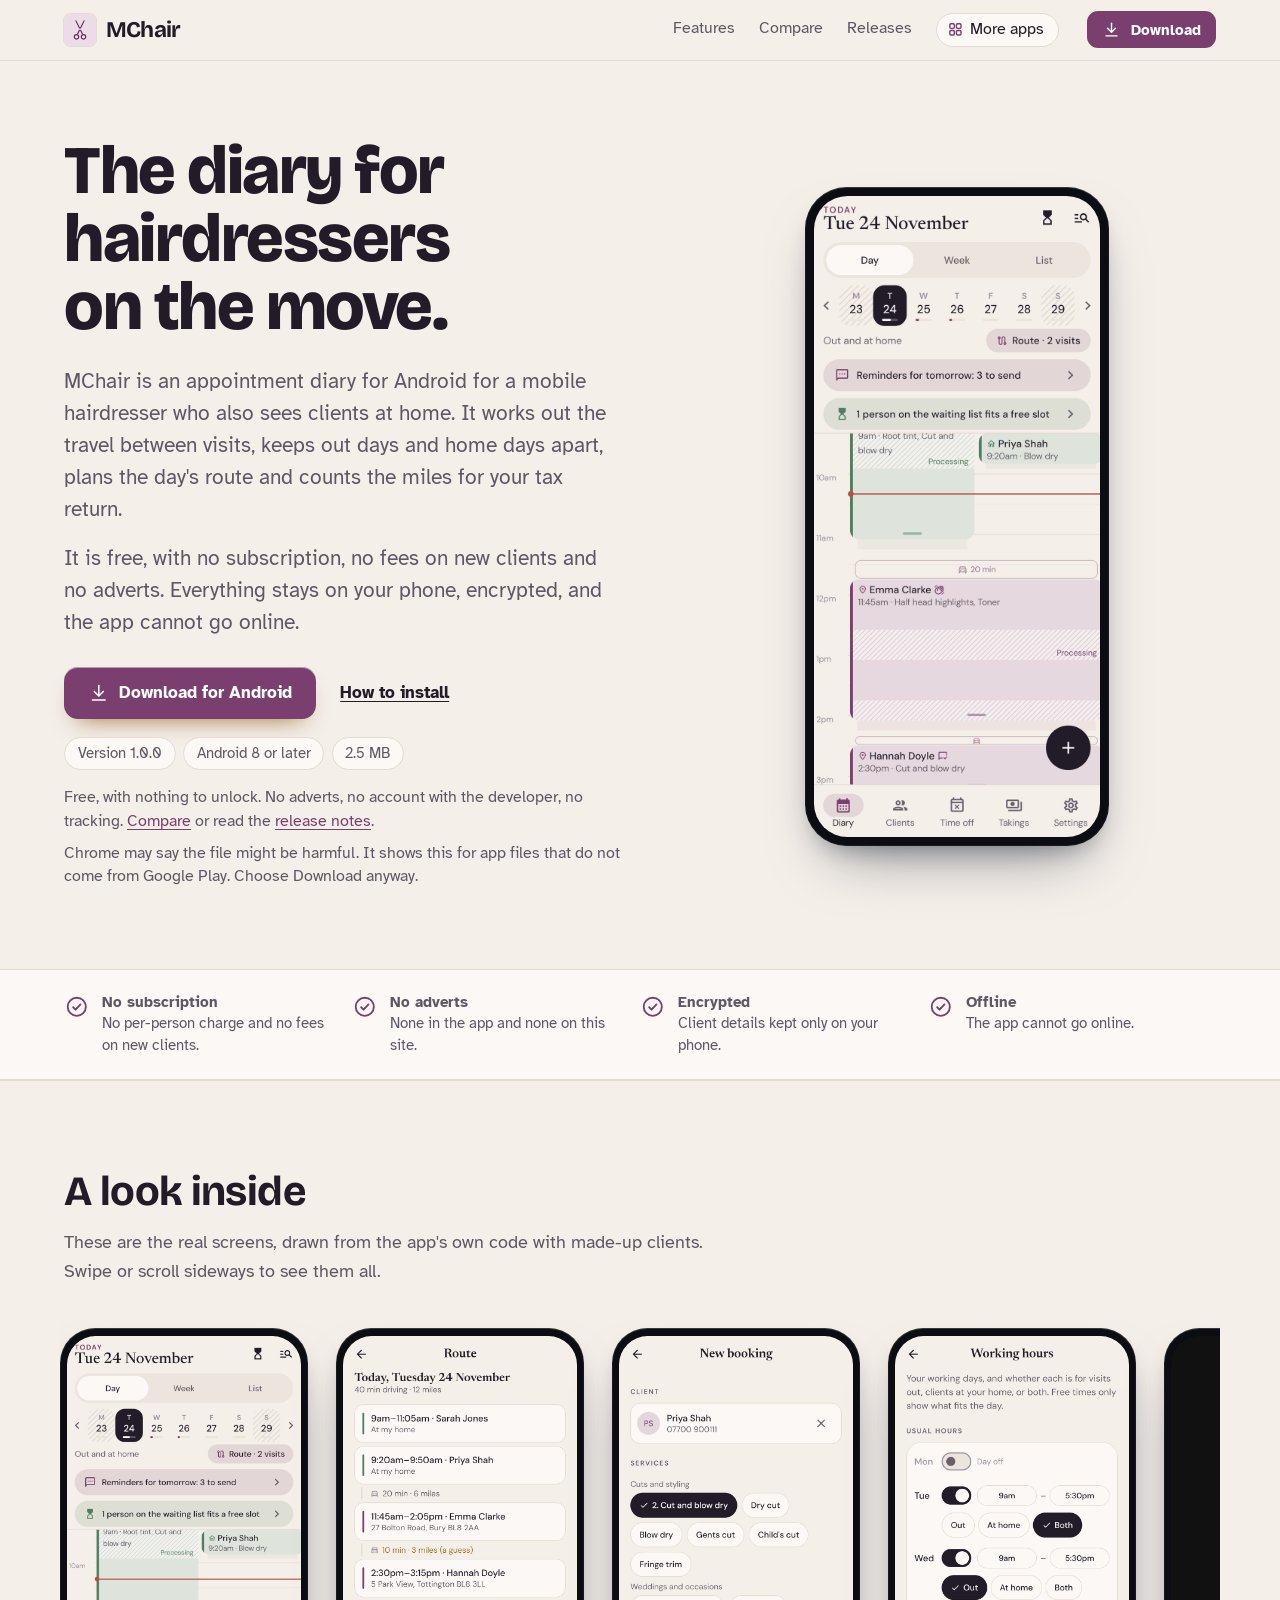
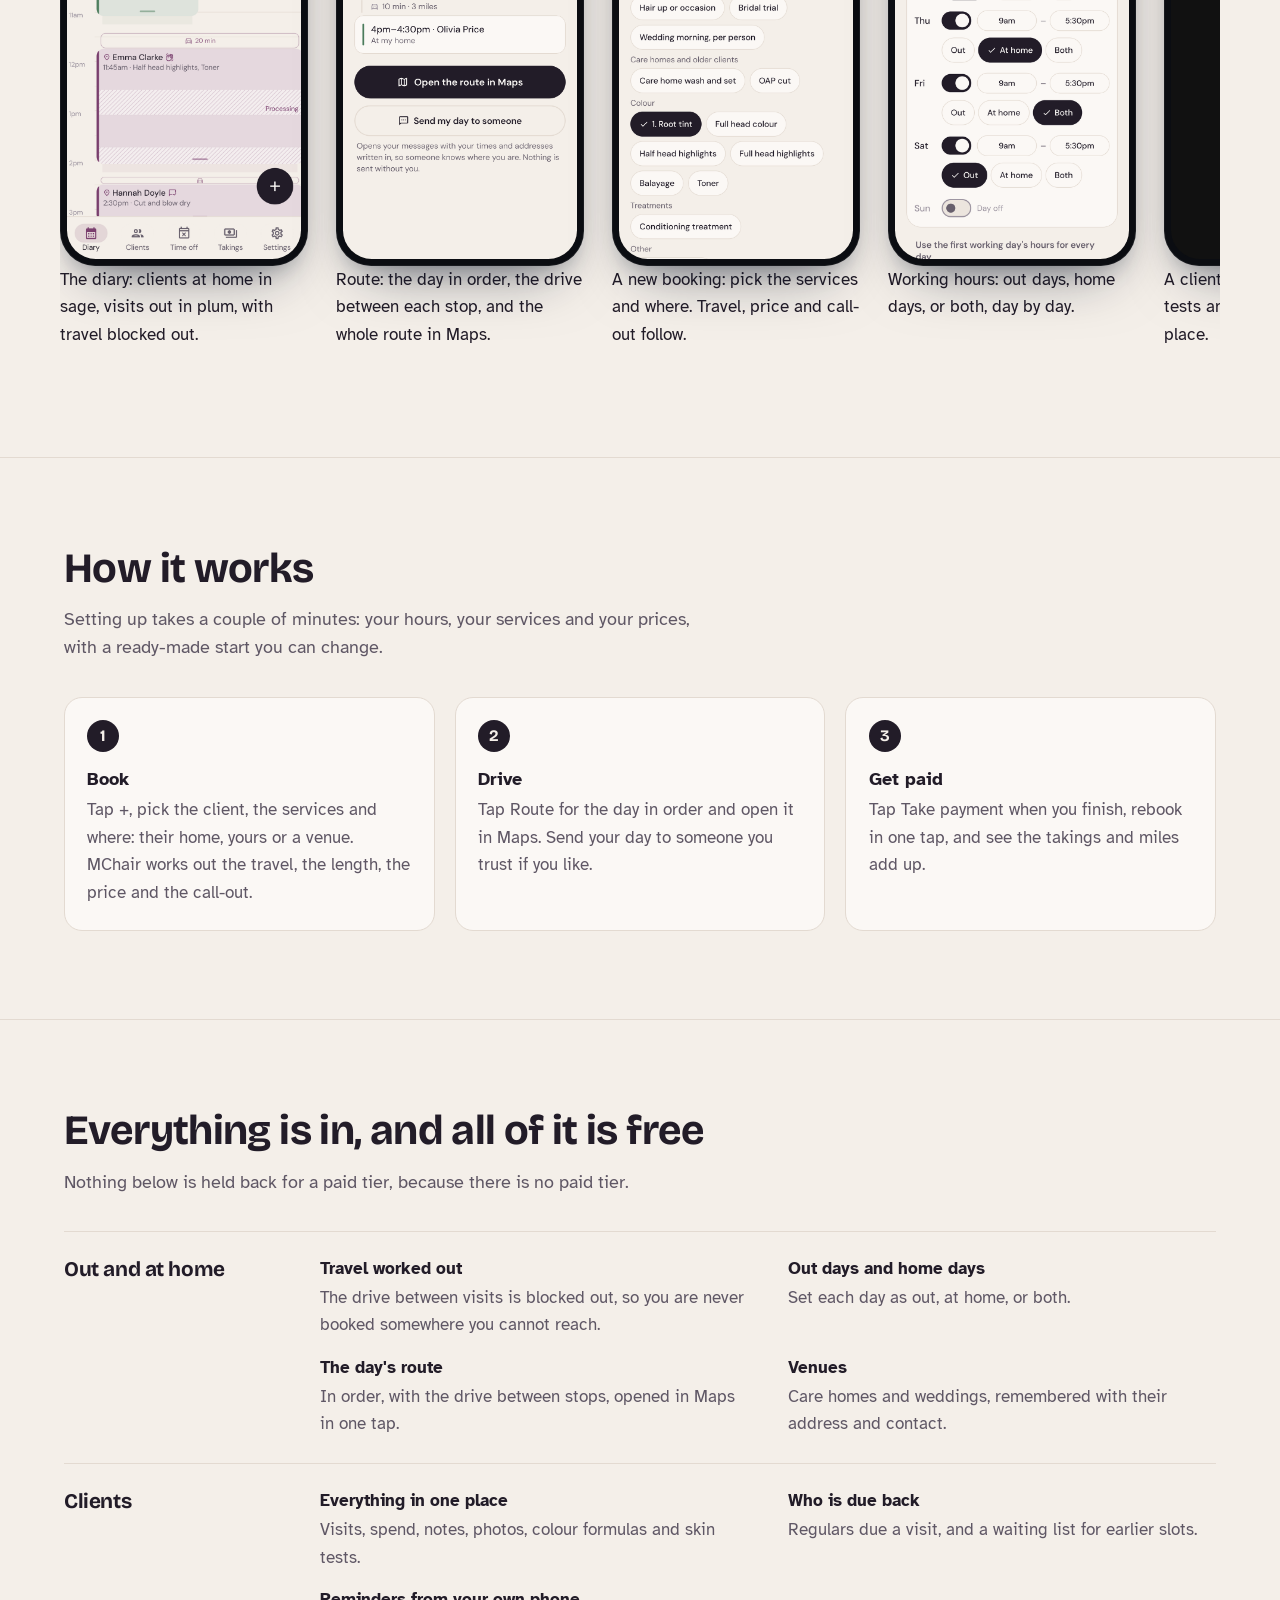
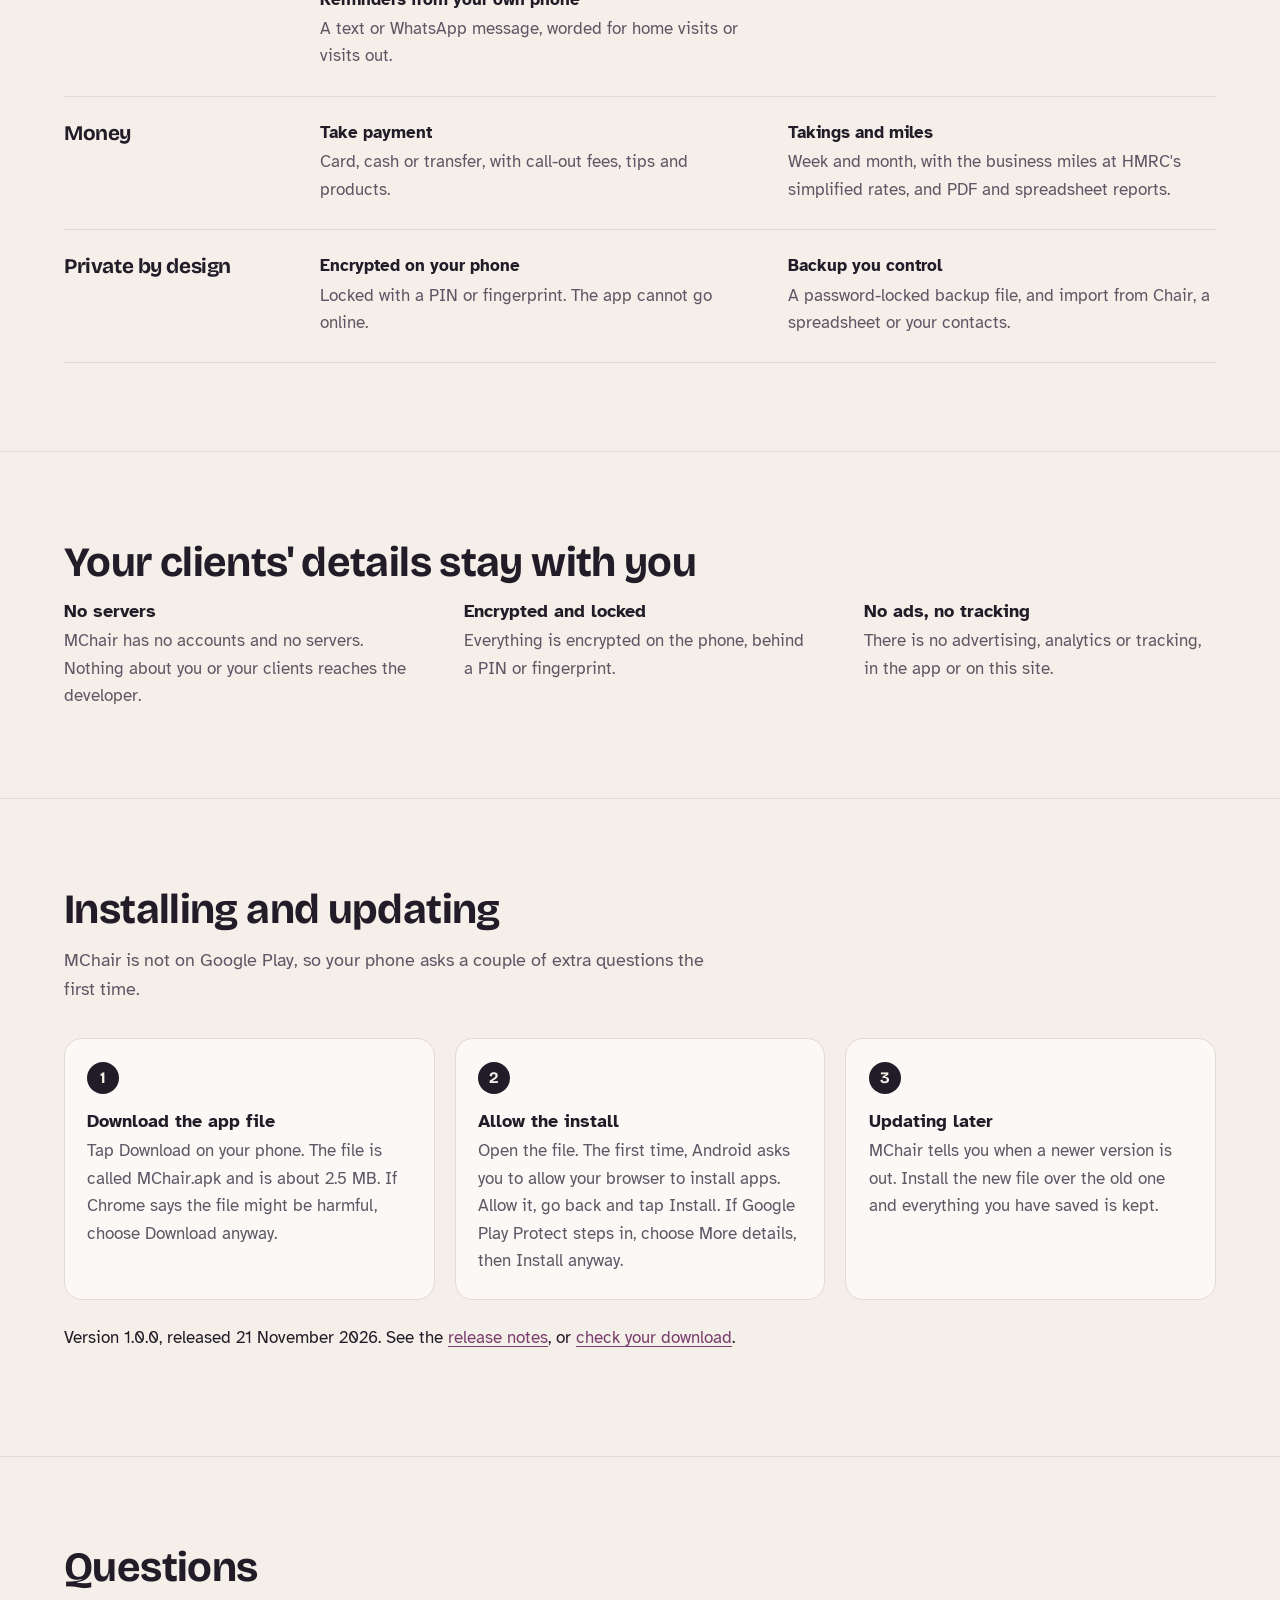
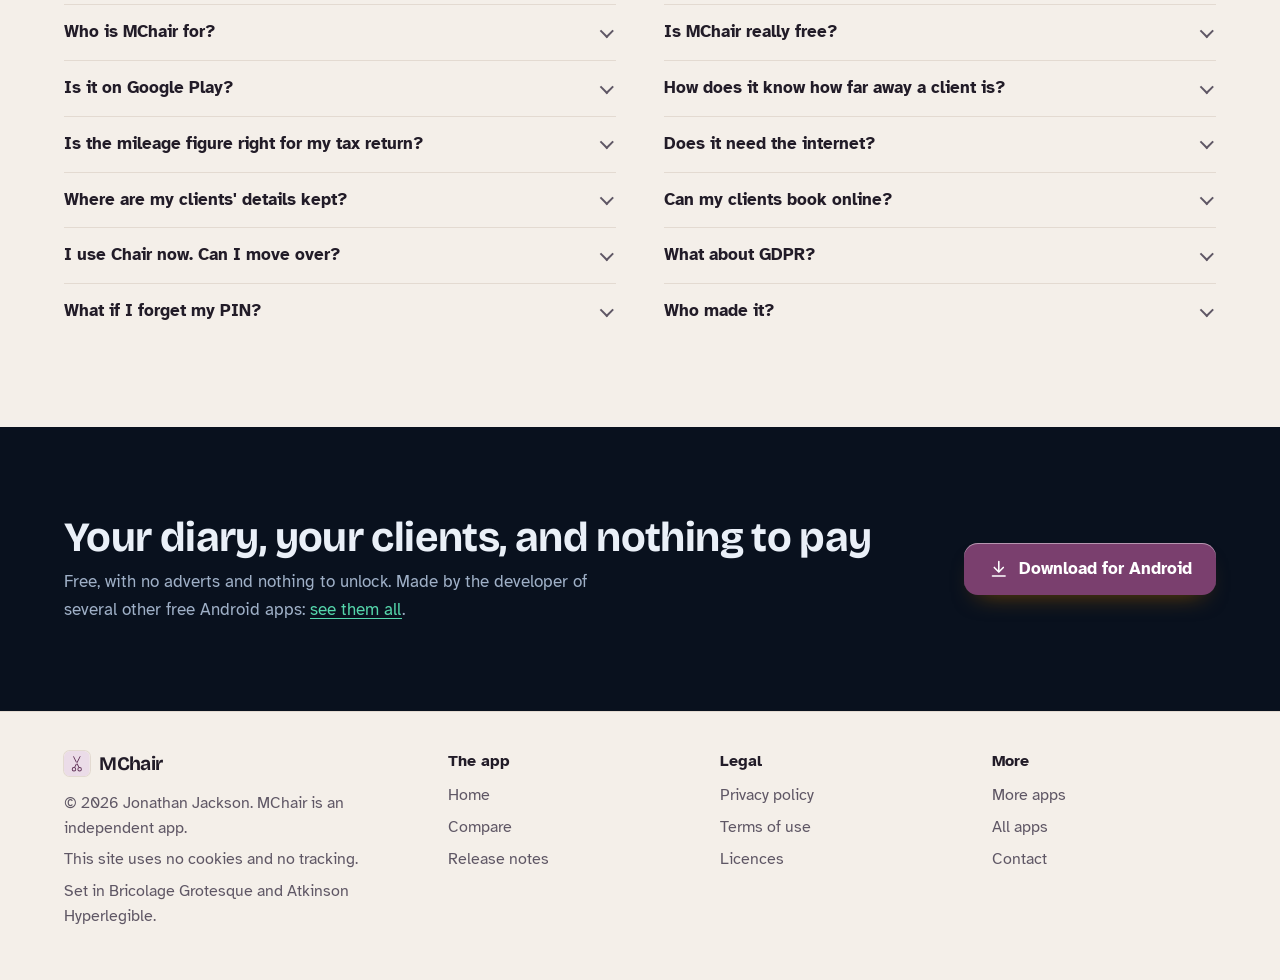
<file: index.html>
<!DOCTYPE html>
<html lang="en-GB">
<head>
<meta charset="utf-8">
<meta name="viewport" content="width=device-width, initial-scale=1">
<title>MChair: a free diary for mobile hairdressers, for Android</title>
<meta name="description" content="MChair is a free appointment diary for mobile hairdressers: travel between visits, out days and home days, the day&#x27;s route, mileage for your tax return, client formulas and skin tests, payments and takings. No subscription, no adverts, no account.">
<meta name="author" content="Jonathan Jackson">
<link rel="canonical" href="https://customgpter.github.io/mchair/">
<meta name="theme-color" content="#f4efe9" media="(prefers-color-scheme: light)">
<meta name="theme-color" content="#17141b" media="(prefers-color-scheme: dark)">
<meta property="og:type" content="website">
<meta property="og:site_name" content="MChair">
<meta property="og:title" content="MChair: a free diary for mobile hairdressers, for Android">
<meta property="og:description" content="MChair is a free appointment diary for mobile hairdressers: travel between visits, out days and home days, the day&#x27;s route, mileage for your tax return, client formulas and skin tests, payments and takings. No subscription, no adverts, no account.">
<meta property="og:url" content="https://customgpter.github.io/mchair/">
<meta property="og:image" content="https://customgpter.github.io/mchair/assets/og.png">
<meta property="og:image:width" content="1200">
<meta property="og:image:height" content="630">
<meta property="og:image:alt" content="MChair&#x27;s day view with visits out and clients at home">
<meta property="og:locale" content="en_GB">
<meta name="twitter:card" content="summary_large_image">
<link rel="icon" href="./assets/favicon.svg" type="image/svg+xml">
<link rel="apple-touch-icon" href="./assets/apple-touch-icon.png">
<link rel="preload" href="./assets/fonts/bricolage-grotesque-latin.woff2" as="font" type="font/woff2" crossorigin>
<link rel="preload" href="./assets/fonts/atkinson-hyperlegible-latin-400-normal.woff2" as="font" type="font/woff2" crossorigin>
<link rel="stylesheet" href="./assets/site.css?v=1">
<link rel="stylesheet" href="./assets/house.css?v=1">
<link rel="stylesheet" href="./assets/apps-list.css?v=1">
<script src="./assets/apps-list.js?v=1" defer></script>
<script type="application/ld+json">{"@context":"https://schema.org","@type":"SoftwareApplication","name":"MChair","url":"https://customgpter.github.io/mchair/","description":"MChair is a free appointment diary for mobile hairdressers: travel between visits, out days and home days, the day's route, mileage for your tax return, client formulas and skin tests, payments and takings. No subscription, no adverts, no account.","applicationCategory":"BusinessApplication","operatingSystem":"Android 8 or later","softwareVersion":"1.0.0","downloadUrl":"https://github.com/CustomGPTer/mchair/releases/latest/download/MChair.apk","releaseNotes":"https://customgpter.github.io/mchair/releases.html","offers":{"@type":"Offer","price":"0","priceCurrency":"GBP"},"inLanguage":"en-GB","image":"https://customgpter.github.io/mchair/assets/og.png","featureList":["Travel worked out","Out days and home days","The day's route","Venues","Everything in one place","Who is due back","Reminders from your own phone","Take payment","Takings and miles","Encrypted on your phone","Backup you control"],"author":{"@type":"Person","name":"Jonathan Jackson"}}</script>
<script type="application/ld+json">{"@context":"https://schema.org","@type":"FAQPage","mainEntity":[{"@type":"Question","name":"Who is MChair for?","acceptedAnswer":{"@type":"Answer","text":"A hairdresser working on their own who visits clients at home and also sees clients at their own home. It keeps one diary for one person. For a salon with several stylists, its sister app Chair is the better fit."}},{"@type":"Question","name":"Is MChair really free?","acceptedAnswer":{"@type":"Answer","text":"Yes. There is no paid version, no subscription, no fee on new clients and no adverts. Nothing in the app is locked."}},{"@type":"Question","name":"Is it on Google Play?","acceptedAnswer":{"@type":"Answer","text":"No. MChair is a personal project and is downloaded from this site as an Android app file. It needs Android 8 or later, which covers almost every phone in use."}},{"@type":"Question","name":"How does it know how far away a client is?","acceptedAnswer":{"@type":"Answer","text":"You tell it, once, on the client card: how many minutes from your home and how many miles. MChair does not look anything up online, so it works with no signal and nobody tracks where you go. The drive between two clients is a guess until you set it, and then it is remembered."}},{"@type":"Question","name":"Is the mileage figure right for my tax return?","acceptedAnswer":{"@type":"Answer","text":"It adds up the miles you put on client cards and venues, and works out the claim at HMRC&#x27;s simplified mileage rates for the self-employed: 55p a mile for the first 10,000 business miles in a tax year from 6 April 2026, and 25p after. Rates can change, so check GOV.UK each April and change them in Settings. It is a guide, not tax advice: check with your accountant."}},{"@type":"Question","name":"Does it need the internet?","acceptedAnswer":{"@type":"Answer","text":"No. The app does not ask Android for internet access at all, so it cannot go online. The route and directions open in your maps app, texts go out through your own phone, and WhatsApp messages open in WhatsApp for you to send."}},{"@type":"Question","name":"Where are my clients' details kept?","acceptedAnswer":{"@type":"Answer","text":"Only on your phone, in the app&#x27;s private storage, encrypted with a key held by Android. Nothing is uploaded, and the developer receives nothing."}},{"@type":"Question","name":"Can my clients book online?","acceptedAnswer":{"@type":"Answer","text":"No. MChair is your own diary, kept on your phone. Clients book with you by phone, message or in person."}},{"@type":"Question","name":"I use Chair now. Can I move over?","acceptedAnswer":{"@type":"Answer","text":"Yes. Save a backup in Chair, then in MChair choose Restore from a backup and enter the same password. Everyone&#x27;s bookings go into the one diary, and home visits become visits out, with their travel time kept on the client card."}},{"@type":"Question","name":"What about GDPR?","acceptedAnswer":{"@type":"Answer","text":"Client details, addresses included, stay on your phone and are never shared. MChair can give a client a copy of their record, forget a client completely, find clients you no longer need to keep, and includes a privacy notice you can show clients."}},{"@type":"Question","name":"What if I forget my PIN?","acceptedAnswer":{"@type":"Answer","text":"There is no way round the PIN, not even for the developer. You can clear the app&#x27;s storage in your phone&#x27;s settings, which deletes everything, and then restore your latest backup."}},{"@type":"Question","name":"Who made it?","acceptedAnswer":{"@type":"Answer","text":"MChair is made by Jonathan Jackson, an independent developer in the United Kingdom. It is not connected with any other salon software company."}}]}</script>
</head>
<body>
<a class="skip" href="#main">Skip to content</a>
<header class="masthead">
<div class="wrap">
<a class="brand" href="./" aria-label="MChair home"><svg viewBox="0 0 108 108" aria-hidden="true"><rect width="108" height="108" rx="24" fill="#EBDCE8"/><g transform="translate(54 54) scale(1.25) translate(-54 -52)"><path fill="#5E2F55" fill-rule="evenodd" d="M37 70.5a7.5 7.5 0 1 0 15 0a7.5 7.5 0 1 0-15 0zM40 70.5a4.5 4.5 0 1 0 9 0a4.5 4.5 0 1 0-9 0zM56 70.5a7.5 7.5 0 1 0 15 0a7.5 7.5 0 1 0-15 0zM59 70.5a4.5 4.5 0 1 0 9 0a4.5 4.5 0 1 0-9 0z"/><path fill="#5E2F55" d="M45.2 63.6 49.6 62.2 67.4 25.6 63.6 27.2zM62.8 63.6 58.4 62.2 40.6 25.6 44.4 27.2z"/><circle cx="54" cy="49.8" r="1.8" fill="#EBDCE8"/></g></svg><span>MChair</span></a>
<nav aria-label="Main"><ul><li><a href="./#features">Features</a></li><li><a href="./compare.html">Compare</a></li><li><a href="./releases.html">Releases</a></li><li><a class="more-apps" href="./more-apps.html"><svg class="ico" viewBox="0 0 24 24" aria-hidden="true"><rect x="4" y="4" width="6.5" height="6.5" rx="1.6"/><rect x="13.5" y="4" width="6.5" height="6.5" rx="1.6"/><rect x="4" y="13.5" width="6.5" height="6.5" rx="1.6"/><rect x="13.5" y="13.5" width="6.5" height="6.5" rx="1.6"/></svg>More apps</a></li></ul></nav>
<a class="button small" href="https://github.com/CustomGPTer/mchair/releases/latest/download/MChair.apk"><svg class="ico" viewBox="0 0 24 24" aria-hidden="true"><path d="M12 4v11"/><path d="M7 10.5l5 5 5-5"/><path d="M5 20h14"/></svg>Download</a>
</div>
</header>
<main id="main">
<div class="hero">
<div class="wrap hero-grid">
<div class="hero-copy">
<h1>The diary for hairdressers on the move.</h1>
<p class="lede">MChair is an appointment diary for Android for a mobile hairdresser who also sees clients at home. It works out the travel between visits, keeps out days and home days apart, plans the day's route and counts the miles for your tax return.</p><p class="lede">It is free, with no subscription, no fees on new clients and no adverts. Everything stays on your phone, encrypted, and the app cannot go online.</p>

<p class="get" id="download"><a class="button" href="https://github.com/CustomGPTer/mchair/releases/latest/download/MChair.apk"><svg class="ico" viewBox="0 0 24 24" aria-hidden="true"><path d="M12 4v11"/><path d="M7 10.5l5 5 5-5"/><path d="M5 20h14"/></svg>Download for Android</a><a class="aside" href="#install">How to install</a></p>
<ul class="pills"><li>Version 1.0.0</li><li>Android 8 or later</li><li>2.5 MB</li></ul>
<p class="facts">Free, with nothing to unlock. No adverts, no account with the developer, no tracking. <a href="compare.html">Compare</a> or read the <a href="releases.html">release notes</a>.</p>
<p class="facts">Chrome may say the file might be harmful. It shows this for app files that do not come from Google Play. Choose Download anyway.</p>
</div>
<div class="hero-phone"><div class="phone"><img src="./assets/screens/diary.png" alt="The diary: clients at home in sage, visits out in plum, with travel blocked out." width="393" height="852" fetchpriority="high"></div></div>
</div>
</div>

<section class="promises" aria-label="In short">
<div class="wrap"><ul><li><svg class="ico" viewBox="0 0 24 24" aria-hidden="true"><circle cx="12" cy="12" r="8.5"/><path d="M8.6 12.4l2.3 2.3 4.5-4.9"/></svg><span><b>No subscription</b><span>No per-person charge and no fees on new clients.</span></span></li><li><svg class="ico" viewBox="0 0 24 24" aria-hidden="true"><circle cx="12" cy="12" r="8.5"/><path d="M8.6 12.4l2.3 2.3 4.5-4.9"/></svg><span><b>No adverts</b><span>None in the app and none on this site.</span></span></li><li><svg class="ico" viewBox="0 0 24 24" aria-hidden="true"><circle cx="12" cy="12" r="8.5"/><path d="M8.6 12.4l2.3 2.3 4.5-4.9"/></svg><span><b>Encrypted</b><span>Client details kept only on your phone.</span></span></li><li><svg class="ico" viewBox="0 0 24 24" aria-hidden="true"><circle cx="12" cy="12" r="8.5"/><path d="M8.6 12.4l2.3 2.3 4.5-4.9"/></svg><span><b>Offline</b><span>The app cannot go online.</span></span></li></ul></div>
</section>

<section id="screens" aria-labelledby="screens-h">
<div class="wrap">
<h2 id="screens-h">A look inside</h2>
<p class="intro">These are the real screens, drawn from the app&#x27;s own code with made-up clients. Swipe or scroll sideways to see them all.</p>
<div class="gallery" tabindex="0" role="region" aria-label="Screens from MChair"><figure class="shot"><div class="phone"><img src="./assets/screens/diary.png" alt="The diary: clients at home in sage, visits out in plum, with travel blocked out." width="393" height="852" loading="eager" decoding="async"></div><figcaption>The diary: clients at home in sage, visits out in plum, with travel blocked out.</figcaption></figure><figure class="shot"><div class="phone"><img src="./assets/screens/route.png" alt="Route: the day in order, the drive between each stop, and the whole route in Maps." width="393" height="852" loading="eager" decoding="async"></div><figcaption>Route: the day in order, the drive between each stop, and the whole route in Maps.</figcaption></figure><figure class="shot"><div class="phone"><img src="./assets/screens/booking.png" alt="A new booking: pick the services and where. Travel, price and call-out follow." width="393" height="852" loading="eager" decoding="async"></div><figcaption>A new booking: pick the services and where. Travel, price and call-out follow.</figcaption></figure><figure class="shot"><div class="phone"><img src="./assets/screens/hours.png" alt="Working hours: out days, home days, or both, day by day." width="393" height="852" loading="eager" decoding="async"></div><figcaption>Working hours: out days, home days, or both, day by day.</figcaption></figure><figure class="shot"><div class="phone"><img src="./assets/screens/client.png" alt="A client: visits, spend, notes, skin tests and colour formulas in one place." width="393" height="852" loading="eager" decoding="async"></div><figcaption>A client: visits, spend, notes, skin tests and colour formulas in one place.</figcaption></figure><figure class="shot"><div class="phone"><img src="./assets/screens/venue.png" alt="Venues: care homes and weddings, remembered for next time." width="393" height="852" loading="eager" decoding="async"></div><figcaption>Venues: care homes and weddings, remembered for next time.</figcaption></figure><figure class="shot"><div class="phone"><img src="./assets/screens/takings.png" alt="Takings: call-outs, visits out and at home, and the miles." width="393" height="852" loading="eager" decoding="async"></div><figcaption>Takings: call-outs, visits out and at home, and the miles.</figcaption></figure><figure class="shot"><div class="phone"><img src="./assets/screens/dark.png" alt="The same diary in a softer, darker look for late finishes." width="393" height="852" loading="eager" decoding="async"></div><figcaption>The same diary in a softer, darker look for late finishes.</figcaption></figure></div>
</div>
</section>

<section id="how" aria-labelledby="how-h">
<div class="wrap">
<h2 id="how-h">How it works</h2>
<p class="intro">Setting up takes a couple of minutes: your hours, your services and your prices, with a ready-made start you can change.</p>
<ol class="steps"><li><h3>Book</h3><p>Tap +, pick the client, the services and where: their home, yours or a venue. MChair works out the travel, the length, the price and the call-out.</p></li><li><h3>Drive</h3><p>Tap Route for the day in order and open it in Maps. Send your day to someone you trust if you like.</p></li><li><h3>Get paid</h3><p>Tap Take payment when you finish, rebook in one tap, and see the takings and miles add up.</p></li></ol>
</div>
</section>

<section id="features" aria-labelledby="features-h">
<div class="wrap">
<h2 id="features-h">Everything is in, and all of it is free</h2>
<p class="intro">Nothing below is held back for a paid tier, because there is no paid tier.</p>
<div class="groups"><div class="group"><h3>Out and at home</h3><dl><div><dt>Travel worked out</dt><dd>The drive between visits is blocked out, so you are never booked somewhere you cannot reach.</dd></div><div><dt>Out days and home days</dt><dd>Set each day as out, at home, or both.</dd></div><div><dt>The day&#x27;s route</dt><dd>In order, with the drive between stops, opened in Maps in one tap.</dd></div><div><dt>Venues</dt><dd>Care homes and weddings, remembered with their address and contact.</dd></div></dl></div><div class="group"><h3>Clients</h3><dl><div><dt>Everything in one place</dt><dd>Visits, spend, notes, photos, colour formulas and skin tests.</dd></div><div><dt>Who is due back</dt><dd>Regulars due a visit, and a waiting list for earlier slots.</dd></div><div><dt>Reminders from your own phone</dt><dd>A text or WhatsApp message, worded for home visits or visits out.</dd></div></dl></div><div class="group"><h3>Money</h3><dl><div><dt>Take payment</dt><dd>Card, cash or transfer, with call-out fees, tips and products.</dd></div><div><dt>Takings and miles</dt><dd>Week and month, with the business miles at HMRC's simplified rates, and PDF and spreadsheet reports.</dd></div></dl></div><div class="group"><h3>Private by design</h3><dl><div><dt>Encrypted on your phone</dt><dd>Locked with a PIN or fingerprint. The app cannot go online.</dd></div><div><dt>Backup you control</dt><dd>A password-locked backup file, and import from Chair, a spreadsheet or your contacts.</dd></div></dl></div></div>
</div>
</section>

<section id="privacy" aria-labelledby="privacy-h">
<div class="wrap">
<h2 id="privacy-h">Your clients&#x27; details stay with you</h2>
<ul class="plain"><li><h3>No servers</h3><p>MChair has no accounts and no servers. Nothing about you or your clients reaches the developer.</p></li><li><h3>Encrypted and locked</h3><p>Everything is encrypted on the phone, behind a PIN or fingerprint.</p></li><li><h3>No ads, no tracking</h3><p>There is no advertising, analytics or tracking, in the app or on this site.</p></li></ul>
</div>
</section>

<section id="install" aria-labelledby="install-h">
<div class="wrap">
<h2 id="install-h">Installing and updating</h2>
<p class="intro">MChair is not on Google Play, so your phone asks a couple of extra questions the first time.</p>
<ol class="steps"><li><h3>Download the app file</h3><p>Tap Download on your phone. The file is called MChair.apk and is about 2.5 MB. If Chrome says the file might be harmful, choose Download anyway.</p></li><li><h3>Allow the install</h3><p>Open the file. The first time, Android asks you to allow your browser to install apps. Allow it, go back and tap Install. If Google Play Protect steps in, choose More details, then Install anyway.</p></li><li><h3>Updating later</h3><p>MChair tells you when a newer version is out. Install the new file over the old one and everything you have saved is kept.</p></li></ol>
<p class="after-table">Version 1.0.0, released 21 November 2026. See the <a href="releases.html">release notes</a>, or <a href="releases.html#checking">check your download</a>.</p>
</div>
</section>

<section id="questions" aria-labelledby="questions-h">
<div class="wrap">
<h2 id="questions-h">Questions</h2>
<div class="faq"><details><summary>Who is MChair for?</summary><p>A hairdresser working on their own who visits clients at home and also sees clients at their own home. It keeps one diary for one person. For a salon with several stylists, its sister app Chair is the better fit.</p></details><details><summary>Is MChair really free?</summary><p>Yes. There is no paid version, no subscription, no fee on new clients and no adverts. Nothing in the app is locked.</p></details><details><summary>Is it on Google Play?</summary><p>No. MChair is a personal project and is downloaded from this site as an Android app file. It needs Android 8 or later, which covers almost every phone in use.</p></details><details><summary>How does it know how far away a client is?</summary><p>You tell it, once, on the client card: how many minutes from your home and how many miles. MChair does not look anything up online, so it works with no signal and nobody tracks where you go. The drive between two clients is a guess until you set it, and then it is remembered.</p></details><details><summary>Is the mileage figure right for my tax return?</summary><p>It adds up the miles you put on client cards and venues, and works out the claim at HMRC&#x27;s simplified mileage rates for the self-employed: 55p a mile for the first 10,000 business miles in a tax year from 6 April 2026, and 25p after. Rates can change, so check GOV.UK each April and change them in Settings. It is a guide, not tax advice: check with your accountant.</p></details><details><summary>Does it need the internet?</summary><p>No. The app does not ask Android for internet access at all, so it cannot go online. The route and directions open in your maps app, texts go out through your own phone, and WhatsApp messages open in WhatsApp for you to send.</p></details><details><summary>Where are my clients&#x27; details kept?</summary><p>Only on your phone, in the app&#x27;s private storage, encrypted with a key held by Android. Nothing is uploaded, and the developer receives nothing.</p></details><details><summary>Can my clients book online?</summary><p>No. MChair is your own diary, kept on your phone. Clients book with you by phone, message or in person.</p></details><details><summary>I use Chair now. Can I move over?</summary><p>Yes. Save a backup in Chair, then in MChair choose Restore from a backup and enter the same password. Everyone&#x27;s bookings go into the one diary, and home visits become visits out, with their travel time kept on the client card.</p></details><details><summary>What about GDPR?</summary><p>Client details, addresses included, stay on your phone and are never shared. MChair can give a client a copy of their record, forget a client completely, find clients you no longer need to keep, and includes a privacy notice you can show clients.</p></details><details><summary>What if I forget my PIN?</summary><p>There is no way round the PIN, not even for the developer. You can clear the app&#x27;s storage in your phone&#x27;s settings, which deletes everything, and then restore your latest backup.</p></details><details><summary>Who made it?</summary><p>MChair is made by Jonathan Jackson, an independent developer in the United Kingdom. It is not connected with any other salon software company.</p></details></div>
</div>
</section>

<section class="closing" aria-labelledby="closing-h">
<div class="wrap">
<div><h2 id="closing-h">Your diary, your clients, and nothing to pay</h2><p>Free, with no adverts and nothing to unlock. Made by the developer of several other free Android apps: <a href="more-apps.html">see them all</a>.</p></div>
<a class="button" href="https://github.com/CustomGPTer/mchair/releases/latest/download/MChair.apk"><svg class="ico" viewBox="0 0 24 24" aria-hidden="true"><path d="M12 4v11"/><path d="M7 10.5l5 5 5-5"/><path d="M5 20h14"/></svg>Download for Android</a>
</div>
</section>
</main>
<footer class="colophon">
<div class="wrap">
<div>
<a class="brand" href="./" aria-label="MChair home"><svg viewBox="0 0 108 108" aria-hidden="true"><rect width="108" height="108" rx="24" fill="#EBDCE8"/><g transform="translate(54 54) scale(1.25) translate(-54 -52)"><path fill="#5E2F55" fill-rule="evenodd" d="M37 70.5a7.5 7.5 0 1 0 15 0a7.5 7.5 0 1 0-15 0zM40 70.5a4.5 4.5 0 1 0 9 0a4.5 4.5 0 1 0-9 0zM56 70.5a7.5 7.5 0 1 0 15 0a7.5 7.5 0 1 0-15 0zM59 70.5a4.5 4.5 0 1 0 9 0a4.5 4.5 0 1 0-9 0z"/><path fill="#5E2F55" d="M45.2 63.6 49.6 62.2 67.4 25.6 63.6 27.2zM62.8 63.6 58.4 62.2 40.6 25.6 44.4 27.2z"/><circle cx="54" cy="49.8" r="1.8" fill="#EBDCE8"/></g></svg><span>MChair</span></a>
<p>&copy; 2026 Jonathan Jackson. MChair is an independent app.</p>
<p>This site uses no cookies and no tracking.</p>
<p>Set in Bricolage Grotesque and Atkinson Hyperlegible.</p>
</div>
<nav aria-label="The app"><h2>The app</h2><ul>
<li><a href="./">Home</a></li>
<li><a href="./compare.html">Compare</a></li>
<li><a href="./releases.html">Release notes</a></li>

</ul></nav>
<nav aria-label="Legal"><h2>Legal</h2><ul>
<li><a href="./privacy.html">Privacy policy</a></li>
<li><a href="./terms.html">Terms of use</a></li>
<li><a href="./licences.html">Licences</a></li>
</ul></nav>
<nav aria-label="More"><h2>More</h2><ul>
<li><a href="./more-apps.html">More apps</a></li>
<li><a href="https://customgpter.github.io/">All apps</a></li>
<li><a href="https://github.com/CustomGPTer/mchair/issues">Contact</a></li>
</ul></nav>
</div>
</footer>
</body>
</html>
</file>
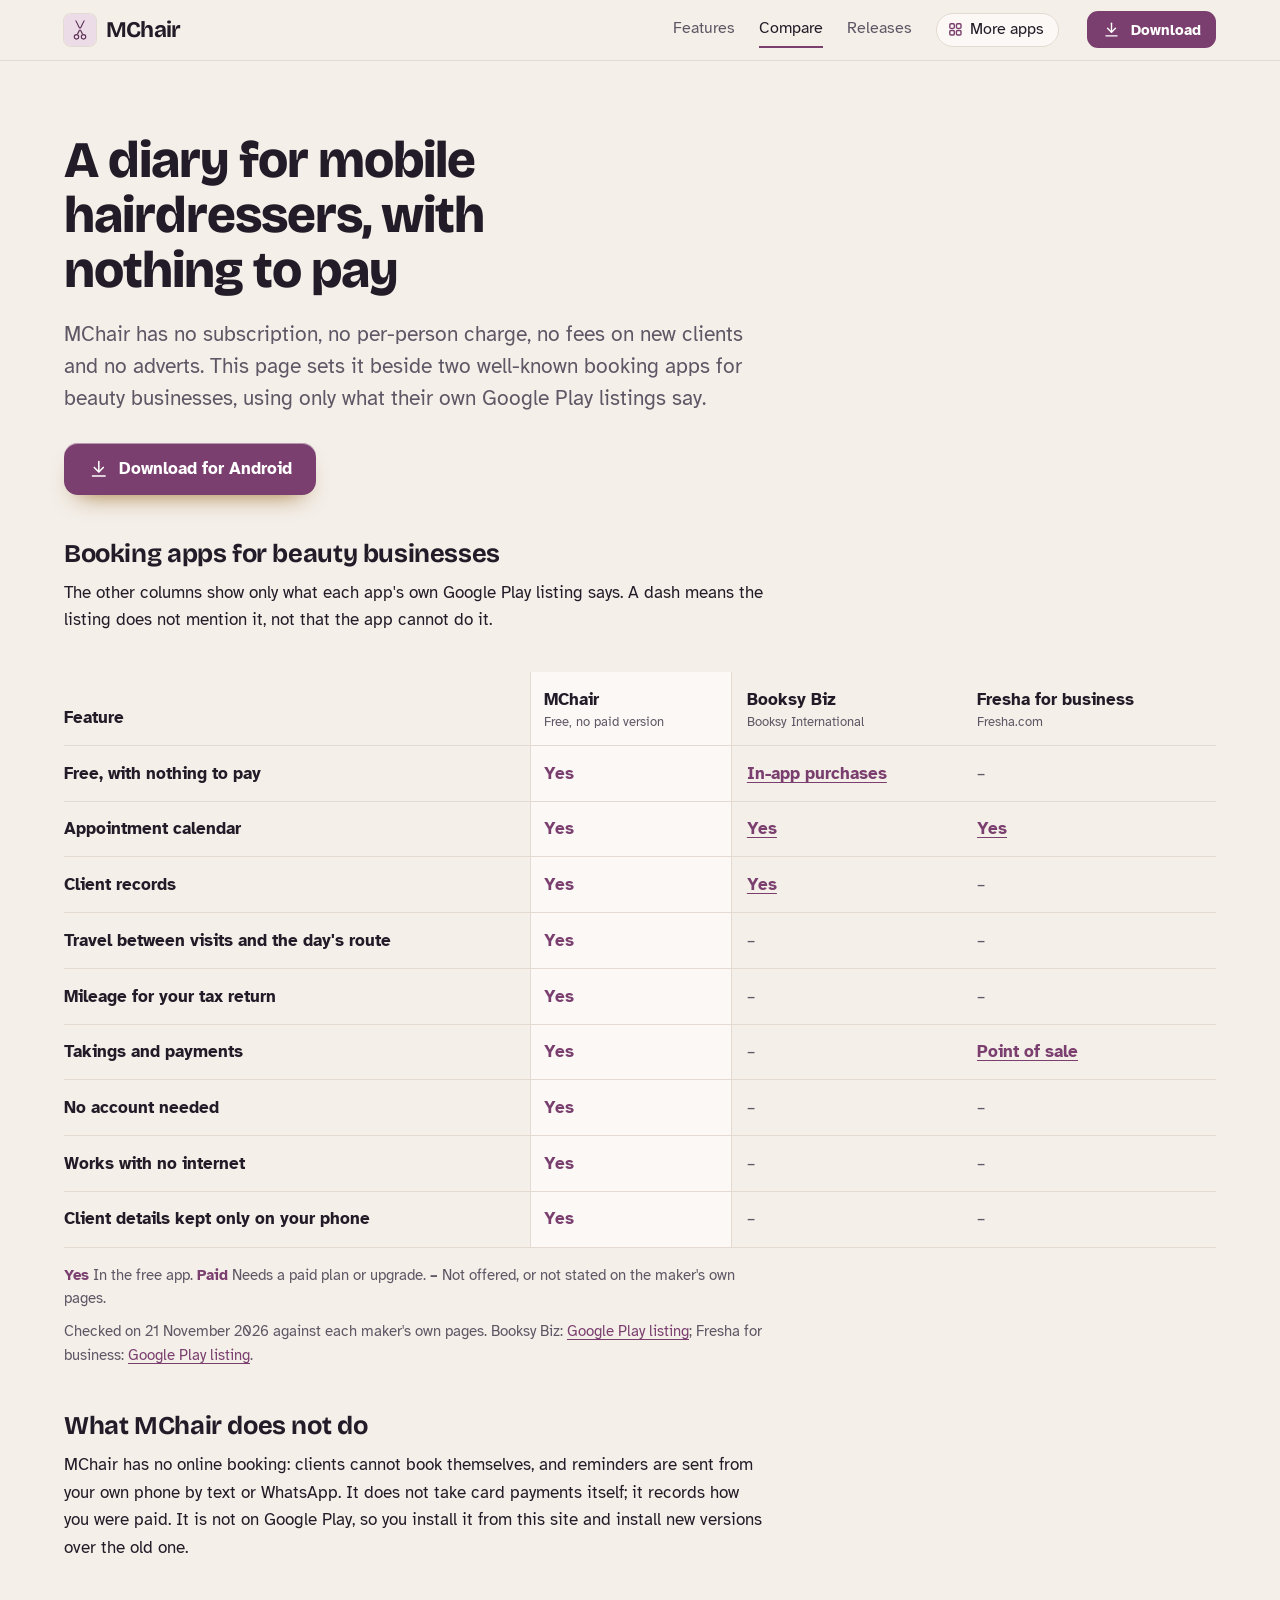
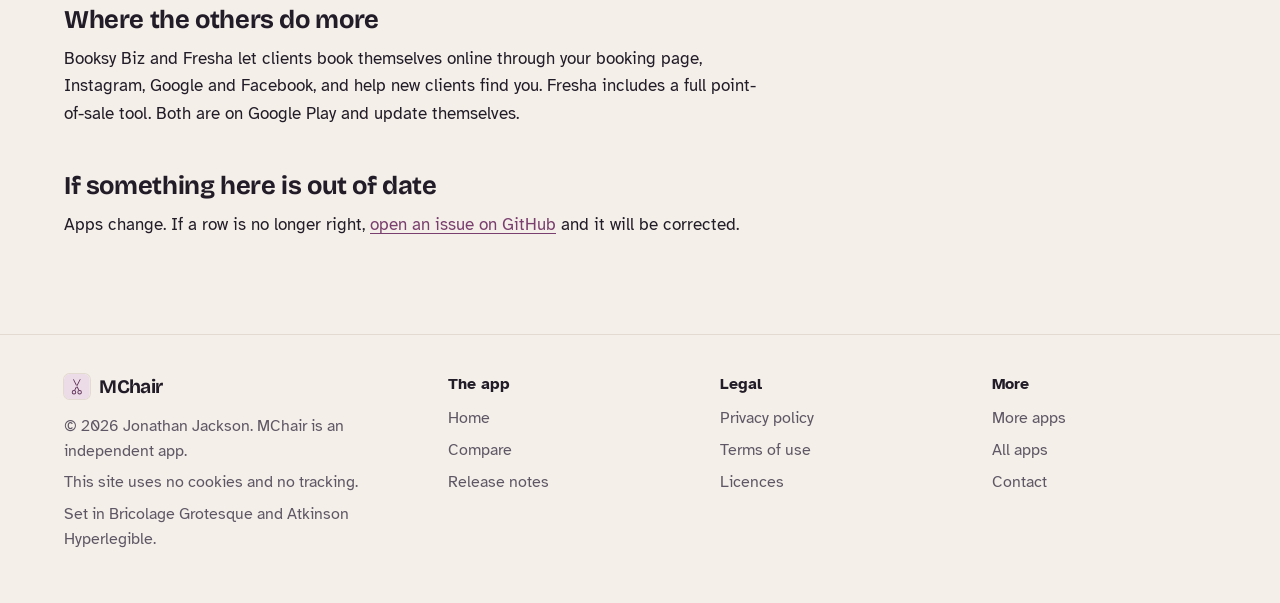
<file: compare.html>
<!DOCTYPE html>
<html lang="en-GB">
<head>
<meta charset="utf-8">
<meta name="viewport" content="width=device-width, initial-scale=1">
<title>MChair compared with salon booking apps</title>
<meta name="description" content="How MChair compares with Booksy Biz and Fresha for business, row by row, with each claim linked to the app&#x27;s own Google Play listing.">
<meta name="author" content="Jonathan Jackson">
<link rel="canonical" href="https://customgpter.github.io/mchair/compare.html">
<meta name="theme-color" content="#f4efe9" media="(prefers-color-scheme: light)">
<meta name="theme-color" content="#17141b" media="(prefers-color-scheme: dark)">
<meta property="og:type" content="website">
<meta property="og:site_name" content="MChair">
<meta property="og:title" content="MChair compared with salon booking apps">
<meta property="og:description" content="How MChair compares with Booksy Biz and Fresha for business, row by row, with each claim linked to the app&#x27;s own Google Play listing.">
<meta property="og:url" content="https://customgpter.github.io/mchair/compare.html">
<meta property="og:image" content="https://customgpter.github.io/mchair/assets/og.png">
<meta property="og:image:width" content="1200">
<meta property="og:image:height" content="630">
<meta property="og:image:alt" content="MChair&#x27;s day view with visits out and clients at home">
<meta property="og:locale" content="en_GB">
<meta name="twitter:card" content="summary_large_image">
<link rel="icon" href="./assets/favicon.svg" type="image/svg+xml">
<link rel="apple-touch-icon" href="./assets/apple-touch-icon.png">
<link rel="preload" href="./assets/fonts/bricolage-grotesque-latin.woff2" as="font" type="font/woff2" crossorigin>
<link rel="preload" href="./assets/fonts/atkinson-hyperlegible-latin-400-normal.woff2" as="font" type="font/woff2" crossorigin>
<link rel="stylesheet" href="./assets/site.css?v=1">
<link rel="stylesheet" href="./assets/house.css?v=1">
<link rel="stylesheet" href="./assets/apps-list.css?v=1">
<script src="./assets/apps-list.js?v=1" defer></script>
</head>
<body>
<a class="skip" href="#main">Skip to content</a>
<header class="masthead">
<div class="wrap">
<a class="brand" href="./" aria-label="MChair home"><svg viewBox="0 0 108 108" aria-hidden="true"><rect width="108" height="108" rx="24" fill="#EBDCE8"/><g transform="translate(54 54) scale(1.25) translate(-54 -52)"><path fill="#5E2F55" fill-rule="evenodd" d="M37 70.5a7.5 7.5 0 1 0 15 0a7.5 7.5 0 1 0-15 0zM40 70.5a4.5 4.5 0 1 0 9 0a4.5 4.5 0 1 0-9 0zM56 70.5a7.5 7.5 0 1 0 15 0a7.5 7.5 0 1 0-15 0zM59 70.5a4.5 4.5 0 1 0 9 0a4.5 4.5 0 1 0-9 0z"/><path fill="#5E2F55" d="M45.2 63.6 49.6 62.2 67.4 25.6 63.6 27.2zM62.8 63.6 58.4 62.2 40.6 25.6 44.4 27.2z"/><circle cx="54" cy="49.8" r="1.8" fill="#EBDCE8"/></g></svg><span>MChair</span></a>
<nav aria-label="Main"><ul><li><a href="./#features">Features</a></li><li><a href="./compare.html" aria-current="page">Compare</a></li><li><a href="./releases.html">Releases</a></li><li><a class="more-apps" href="./more-apps.html"><svg class="ico" viewBox="0 0 24 24" aria-hidden="true"><rect x="4" y="4" width="6.5" height="6.5" rx="1.6"/><rect x="13.5" y="4" width="6.5" height="6.5" rx="1.6"/><rect x="4" y="13.5" width="6.5" height="6.5" rx="1.6"/><rect x="13.5" y="13.5" width="6.5" height="6.5" rx="1.6"/></svg>More apps</a></li></ul></nav>
<a class="button small" href="https://github.com/CustomGPTer/mchair/releases/latest/download/MChair.apk"><svg class="ico" viewBox="0 0 24 24" aria-hidden="true"><path d="M12 4v11"/><path d="M7 10.5l5 5 5-5"/><path d="M5 20h14"/></svg>Download</a>
</div>
</header>
<main id="main" class="doc">
<div class="wrap">
<div class="measure">
<h1>A diary for mobile hairdressers, with nothing to pay</h1>
<p class="lede">MChair has no subscription, no per-person charge, no fees on new clients and no adverts. This page sets it beside two well-known booking apps for beauty businesses, using only what their own Google Play listings say.</p>
<p class="get"><a class="button" href="https://github.com/CustomGPTer/mchair/releases/latest/download/MChair.apk"><svg class="ico" viewBox="0 0 24 24" aria-hidden="true"><path d="M12 4v11"/><path d="M7 10.5l5 5 5-5"/><path d="M5 20h14"/></svg>Download for Android</a></p>
<h2 id="table">Booking apps for beauty businesses</h2>
<p>The other columns show only what each app's own Google Play listing says. A dash means the listing does not mention it, not that the app cannot do it.</p>
</div>
<div class="scroll">
<table class="cmp">
<thead><tr><th scope="col">Feature</th><th scope="col" class="ours">MChair<small>Free, no paid version</small></th><th scope="col">Booksy Biz<small>Booksy International</small></th><th scope="col">Fresha for business<small>Fresha.com</small></th></tr></thead>
<tbody>
<tr><th scope="row">Free, with nothing to pay</th><td class="yes ours"><span class="app">MChair</span><span class="v">Yes</span></td><td class="pay"><span class="app">Booksy Biz</span><span class="v"><a href="https://play.google.com/store/apps/details?id=net.booksy.business&hl=en&gl=US">In-app purchases</a></span></td><td class="na"><span class="app">Fresha for business</span><span class="v">&ndash;</span></td></tr>
<tr><th scope="row">Appointment calendar</th><td class="yes ours"><span class="app">MChair</span><span class="v">Yes</span></td><td class="yes"><span class="app">Booksy Biz</span><span class="v"><a href="https://play.google.com/store/apps/details?id=net.booksy.business&hl=en&gl=US">Yes</a></span></td><td class="yes"><span class="app">Fresha for business</span><span class="v"><a href="https://play.google.com/store/apps/details?id=com.fresha.Business&hl=en_US">Yes</a></span></td></tr>
<tr><th scope="row">Client records</th><td class="yes ours"><span class="app">MChair</span><span class="v">Yes</span></td><td class="yes"><span class="app">Booksy Biz</span><span class="v"><a href="https://play.google.com/store/apps/details?id=net.booksy.business&hl=en&gl=US">Yes</a></span></td><td class="na"><span class="app">Fresha for business</span><span class="v">&ndash;</span></td></tr>
<tr><th scope="row">Travel between visits and the day&#x27;s route</th><td class="yes ours"><span class="app">MChair</span><span class="v">Yes</span></td><td class="na"><span class="app">Booksy Biz</span><span class="v">&ndash;</span></td><td class="na"><span class="app">Fresha for business</span><span class="v">&ndash;</span></td></tr>
<tr><th scope="row">Mileage for your tax return</th><td class="yes ours"><span class="app">MChair</span><span class="v">Yes</span></td><td class="na"><span class="app">Booksy Biz</span><span class="v">&ndash;</span></td><td class="na"><span class="app">Fresha for business</span><span class="v">&ndash;</span></td></tr>
<tr><th scope="row">Takings and payments</th><td class="yes ours"><span class="app">MChair</span><span class="v">Yes</span></td><td class="na"><span class="app">Booksy Biz</span><span class="v">&ndash;</span></td><td class="yes"><span class="app">Fresha for business</span><span class="v"><a href="https://play.google.com/store/apps/details?id=com.fresha.Business&hl=en_US">Point of sale</a></span></td></tr>
<tr><th scope="row">No account needed</th><td class="yes ours"><span class="app">MChair</span><span class="v">Yes</span></td><td class="na"><span class="app">Booksy Biz</span><span class="v">&ndash;</span></td><td class="na"><span class="app">Fresha for business</span><span class="v">&ndash;</span></td></tr>
<tr><th scope="row">Works with no internet</th><td class="yes ours"><span class="app">MChair</span><span class="v">Yes</span></td><td class="na"><span class="app">Booksy Biz</span><span class="v">&ndash;</span></td><td class="na"><span class="app">Fresha for business</span><span class="v">&ndash;</span></td></tr>
<tr><th scope="row">Client details kept only on your phone</th><td class="yes ours"><span class="app">MChair</span><span class="v">Yes</span></td><td class="na"><span class="app">Booksy Biz</span><span class="v">&ndash;</span></td><td class="na"><span class="app">Fresha for business</span><span class="v">&ndash;</span></td></tr>
</tbody>
</table>
</div>
<div class="measure">
<p class="key"><strong class="yes">Yes</strong> In the free app. <strong class="pay">Paid</strong> Needs a paid plan or upgrade. <strong>&ndash;</strong> Not offered, or not stated on the maker's own pages.</p>
<p class="key">Checked on 21 November 2026 against each maker's own pages. Booksy Biz: <a href="https://play.google.com/store/apps/details?id=net.booksy.business&hl=en&gl=US">Google Play listing</a>; Fresha for business: <a href="https://play.google.com/store/apps/details?id=com.fresha.Business&hl=en_US">Google Play listing</a>.</p>
<h2>What MChair does not do</h2><p>MChair has no online booking: clients cannot book themselves, and reminders are sent from your own phone by text or WhatsApp. It does not take card payments itself; it records how you were paid. It is not on Google Play, so you install it from this site and install new versions over the old one.</p><h2>Where the others do more</h2><p>Booksy Biz and Fresha let clients book themselves online through your booking page, Instagram, Google and Facebook, and help new clients find you. Fresha includes a full point-of-sale tool. Both are on Google Play and update themselves.</p>
<h2 id="wrong">If something here is out of date</h2>
<p>Apps change. If a row is no longer right, <a href="https://github.com/CustomGPTer/mchair/issues">open an issue on GitHub</a> and it will be corrected.</p>
</div>
</div>
</main>
<footer class="colophon">
<div class="wrap">
<div>
<a class="brand" href="./" aria-label="MChair home"><svg viewBox="0 0 108 108" aria-hidden="true"><rect width="108" height="108" rx="24" fill="#EBDCE8"/><g transform="translate(54 54) scale(1.25) translate(-54 -52)"><path fill="#5E2F55" fill-rule="evenodd" d="M37 70.5a7.5 7.5 0 1 0 15 0a7.5 7.5 0 1 0-15 0zM40 70.5a4.5 4.5 0 1 0 9 0a4.5 4.5 0 1 0-9 0zM56 70.5a7.5 7.5 0 1 0 15 0a7.5 7.5 0 1 0-15 0zM59 70.5a4.5 4.5 0 1 0 9 0a4.5 4.5 0 1 0-9 0z"/><path fill="#5E2F55" d="M45.2 63.6 49.6 62.2 67.4 25.6 63.6 27.2zM62.8 63.6 58.4 62.2 40.6 25.6 44.4 27.2z"/><circle cx="54" cy="49.8" r="1.8" fill="#EBDCE8"/></g></svg><span>MChair</span></a>
<p>&copy; 2026 Jonathan Jackson. MChair is an independent app.</p>
<p>This site uses no cookies and no tracking.</p>
<p>Set in Bricolage Grotesque and Atkinson Hyperlegible.</p>
</div>
<nav aria-label="The app"><h2>The app</h2><ul>
<li><a href="./">Home</a></li>
<li><a href="./compare.html">Compare</a></li>
<li><a href="./releases.html">Release notes</a></li>

</ul></nav>
<nav aria-label="Legal"><h2>Legal</h2><ul>
<li><a href="./privacy.html">Privacy policy</a></li>
<li><a href="./terms.html">Terms of use</a></li>
<li><a href="./licences.html">Licences</a></li>
</ul></nav>
<nav aria-label="More"><h2>More</h2><ul>
<li><a href="./more-apps.html">More apps</a></li>
<li><a href="https://customgpter.github.io/">All apps</a></li>
<li><a href="https://github.com/CustomGPTer/mchair/issues">Contact</a></li>
</ul></nav>
</div>
</footer>
</body>
</html>
</file>
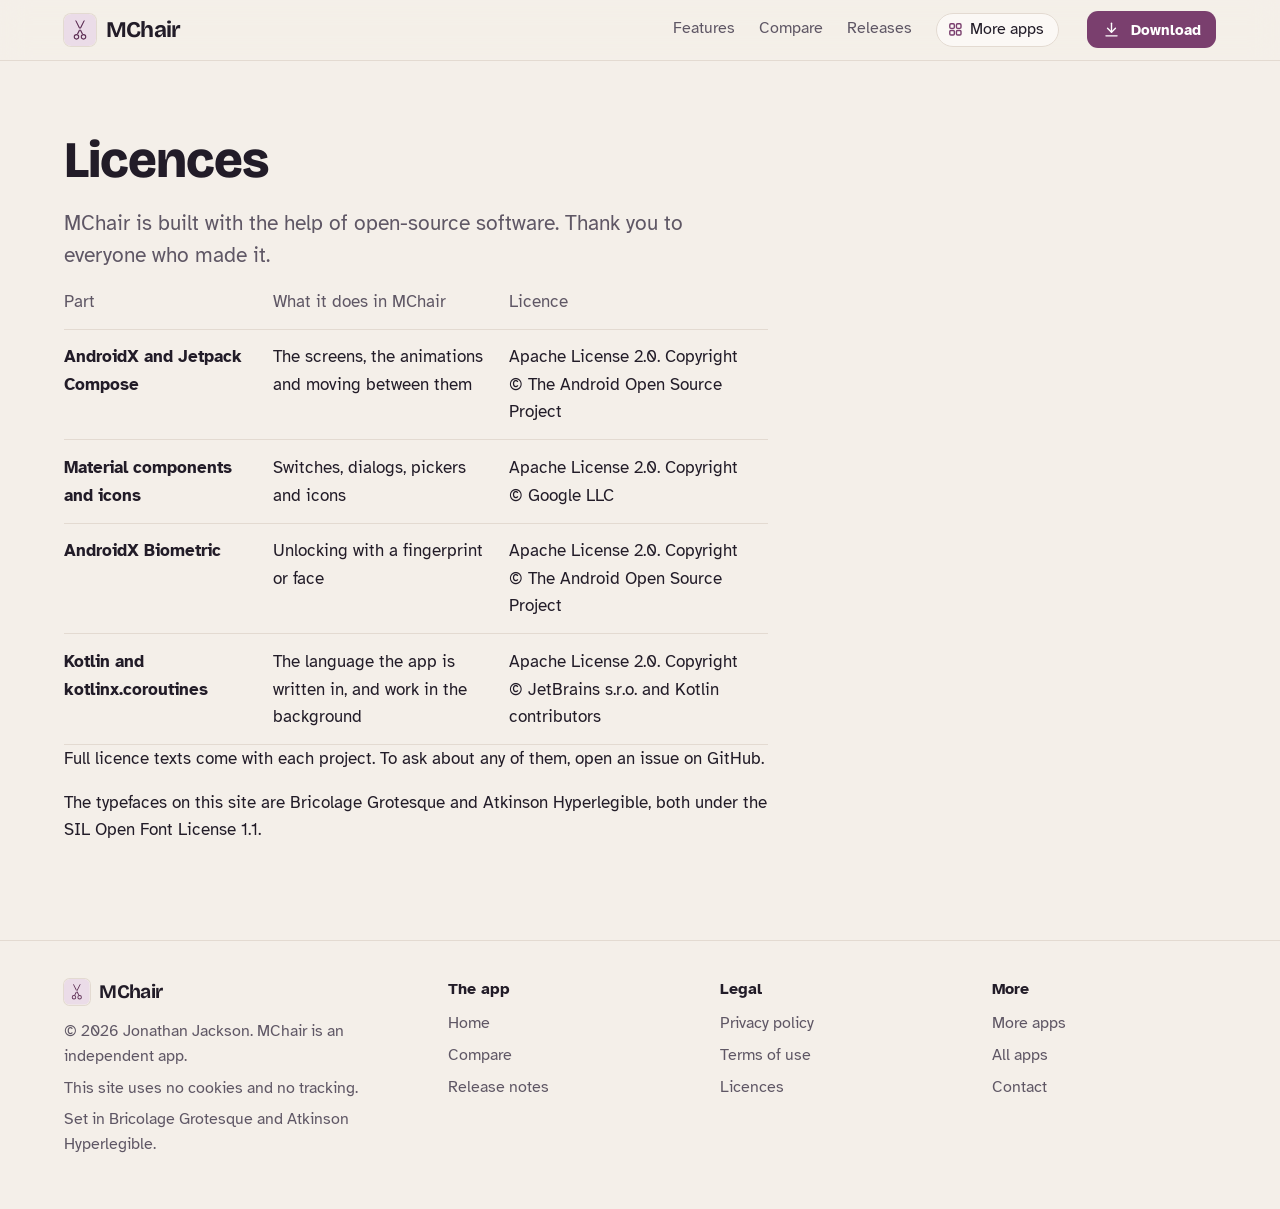
<file: licences.html>
<!DOCTYPE html>
<html lang="en-GB">
<head>
<meta charset="utf-8">
<meta name="viewport" content="width=device-width, initial-scale=1">
<title>MChair licences</title>
<meta name="description" content="The open-source parts inside MChair and their licences.">
<meta name="author" content="Jonathan Jackson">
<link rel="canonical" href="https://customgpter.github.io/mchair/licences.html">
<meta name="theme-color" content="#f4efe9" media="(prefers-color-scheme: light)">
<meta name="theme-color" content="#17141b" media="(prefers-color-scheme: dark)">
<meta property="og:type" content="website">
<meta property="og:site_name" content="MChair">
<meta property="og:title" content="MChair licences">
<meta property="og:description" content="The open-source parts inside MChair and their licences.">
<meta property="og:url" content="https://customgpter.github.io/mchair/licences.html">
<meta property="og:image" content="https://customgpter.github.io/mchair/assets/og.png">
<meta property="og:image:width" content="1200">
<meta property="og:image:height" content="630">
<meta property="og:image:alt" content="MChair&#x27;s day view with visits out and clients at home">
<meta property="og:locale" content="en_GB">
<meta name="twitter:card" content="summary_large_image">
<link rel="icon" href="./assets/favicon.svg" type="image/svg+xml">
<link rel="apple-touch-icon" href="./assets/apple-touch-icon.png">
<link rel="preload" href="./assets/fonts/bricolage-grotesque-latin.woff2" as="font" type="font/woff2" crossorigin>
<link rel="preload" href="./assets/fonts/atkinson-hyperlegible-latin-400-normal.woff2" as="font" type="font/woff2" crossorigin>
<link rel="stylesheet" href="./assets/site.css?v=1">
<link rel="stylesheet" href="./assets/house.css?v=1">
<link rel="stylesheet" href="./assets/apps-list.css?v=1">
<script src="./assets/apps-list.js?v=1" defer></script>
</head>
<body>
<a class="skip" href="#main">Skip to content</a>
<header class="masthead">
<div class="wrap">
<a class="brand" href="./" aria-label="MChair home"><svg viewBox="0 0 108 108" aria-hidden="true"><rect width="108" height="108" rx="24" fill="#EBDCE8"/><g transform="translate(54 54) scale(1.25) translate(-54 -52)"><path fill="#5E2F55" fill-rule="evenodd" d="M37 70.5a7.5 7.5 0 1 0 15 0a7.5 7.5 0 1 0-15 0zM40 70.5a4.5 4.5 0 1 0 9 0a4.5 4.5 0 1 0-9 0zM56 70.5a7.5 7.5 0 1 0 15 0a7.5 7.5 0 1 0-15 0zM59 70.5a4.5 4.5 0 1 0 9 0a4.5 4.5 0 1 0-9 0z"/><path fill="#5E2F55" d="M45.2 63.6 49.6 62.2 67.4 25.6 63.6 27.2zM62.8 63.6 58.4 62.2 40.6 25.6 44.4 27.2z"/><circle cx="54" cy="49.8" r="1.8" fill="#EBDCE8"/></g></svg><span>MChair</span></a>
<nav aria-label="Main"><ul><li><a href="./#features">Features</a></li><li><a href="./compare.html">Compare</a></li><li><a href="./releases.html">Releases</a></li><li><a class="more-apps" href="./more-apps.html"><svg class="ico" viewBox="0 0 24 24" aria-hidden="true"><rect x="4" y="4" width="6.5" height="6.5" rx="1.6"/><rect x="13.5" y="4" width="6.5" height="6.5" rx="1.6"/><rect x="4" y="13.5" width="6.5" height="6.5" rx="1.6"/><rect x="13.5" y="13.5" width="6.5" height="6.5" rx="1.6"/></svg>More apps</a></li></ul></nav>
<a class="button small" href="https://github.com/CustomGPTer/mchair/releases/latest/download/MChair.apk"><svg class="ico" viewBox="0 0 24 24" aria-hidden="true"><path d="M12 4v11"/><path d="M7 10.5l5 5 5-5"/><path d="M5 20h14"/></svg>Download</a>
</div>
</header>
<main id="main" class="doc">
<div class="wrap">
<div class="measure">
<h1>Licences</h1>
<p class="lede">MChair is built with the help of open-source software. Thank you to everyone who made it.</p>
<div class="scroll"><table><thead><tr><th scope="col">Part</th><th scope="col">What it does in MChair</th><th scope="col">Licence</th></tr></thead><tbody><tr><th scope="row">AndroidX and Jetpack Compose</th><td>The screens, the animations and moving between them</td><td>Apache License 2.0. Copyright &copy; The Android Open Source Project</td></tr><tr><th scope="row">Material components and icons</th><td>Switches, dialogs, pickers and icons</td><td>Apache License 2.0. Copyright &copy; Google LLC</td></tr><tr><th scope="row">AndroidX Biometric</th><td>Unlocking with a fingerprint or face</td><td>Apache License 2.0. Copyright &copy; The Android Open Source Project</td></tr><tr><th scope="row">Kotlin and kotlinx.coroutines</th><td>The language the app is written in, and work in the background</td><td>Apache License 2.0. Copyright &copy; JetBrains s.r.o. and Kotlin contributors</td></tr></tbody></table></div>
<p>Full licence texts come with each project. To ask about any of them, open an issue on GitHub.</p>
<p>The typefaces on this site are Bricolage Grotesque and Atkinson Hyperlegible, both under the SIL Open Font License 1.1.</p>
</div>
</div>
</main>
<footer class="colophon">
<div class="wrap">
<div>
<a class="brand" href="./" aria-label="MChair home"><svg viewBox="0 0 108 108" aria-hidden="true"><rect width="108" height="108" rx="24" fill="#EBDCE8"/><g transform="translate(54 54) scale(1.25) translate(-54 -52)"><path fill="#5E2F55" fill-rule="evenodd" d="M37 70.5a7.5 7.5 0 1 0 15 0a7.5 7.5 0 1 0-15 0zM40 70.5a4.5 4.5 0 1 0 9 0a4.5 4.5 0 1 0-9 0zM56 70.5a7.5 7.5 0 1 0 15 0a7.5 7.5 0 1 0-15 0zM59 70.5a4.5 4.5 0 1 0 9 0a4.5 4.5 0 1 0-9 0z"/><path fill="#5E2F55" d="M45.2 63.6 49.6 62.2 67.4 25.6 63.6 27.2zM62.8 63.6 58.4 62.2 40.6 25.6 44.4 27.2z"/><circle cx="54" cy="49.8" r="1.8" fill="#EBDCE8"/></g></svg><span>MChair</span></a>
<p>&copy; 2026 Jonathan Jackson. MChair is an independent app.</p>
<p>This site uses no cookies and no tracking.</p>
<p>Set in Bricolage Grotesque and Atkinson Hyperlegible.</p>
</div>
<nav aria-label="The app"><h2>The app</h2><ul>
<li><a href="./">Home</a></li>
<li><a href="./compare.html">Compare</a></li>
<li><a href="./releases.html">Release notes</a></li>

</ul></nav>
<nav aria-label="Legal"><h2>Legal</h2><ul>
<li><a href="./privacy.html">Privacy policy</a></li>
<li><a href="./terms.html">Terms of use</a></li>
<li><a href="./licences.html">Licences</a></li>
</ul></nav>
<nav aria-label="More"><h2>More</h2><ul>
<li><a href="./more-apps.html">More apps</a></li>
<li><a href="https://customgpter.github.io/">All apps</a></li>
<li><a href="https://github.com/CustomGPTer/mchair/issues">Contact</a></li>
</ul></nav>
</div>
</footer>
</body>
</html>
</file>
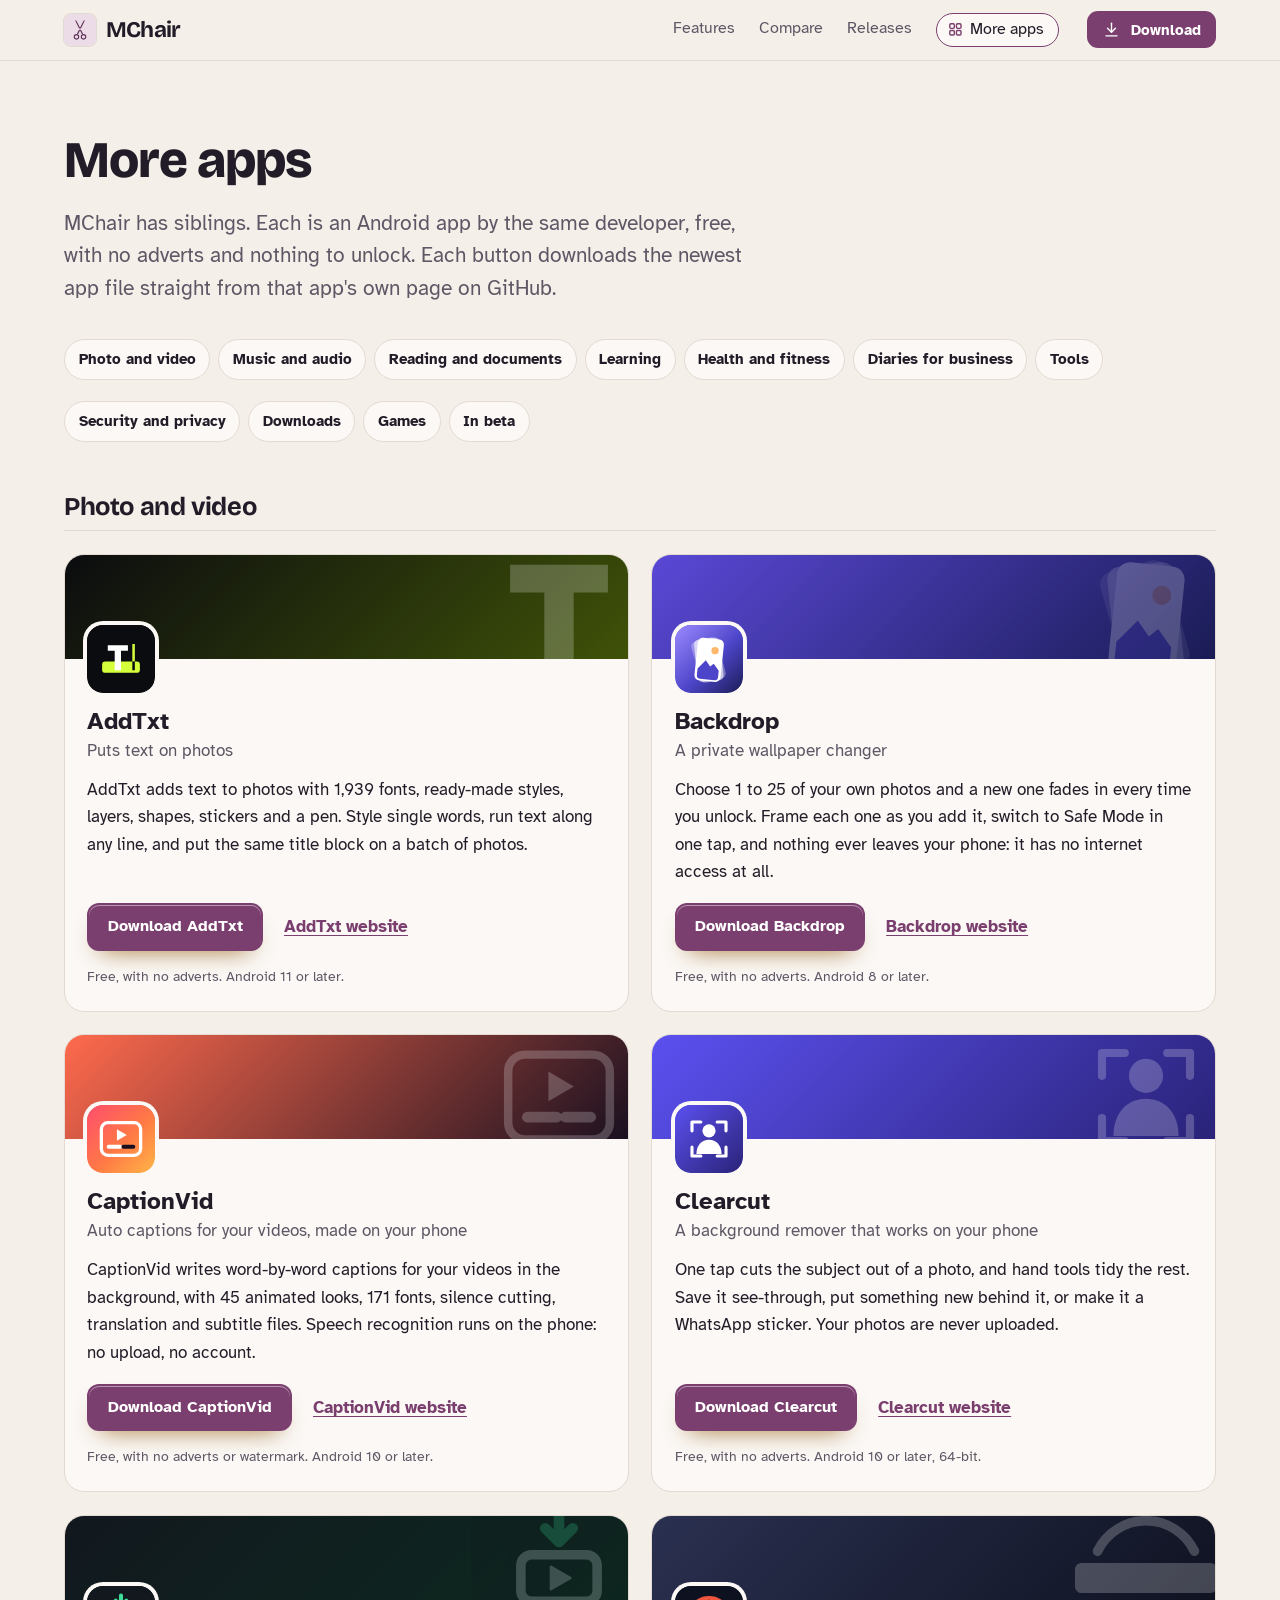
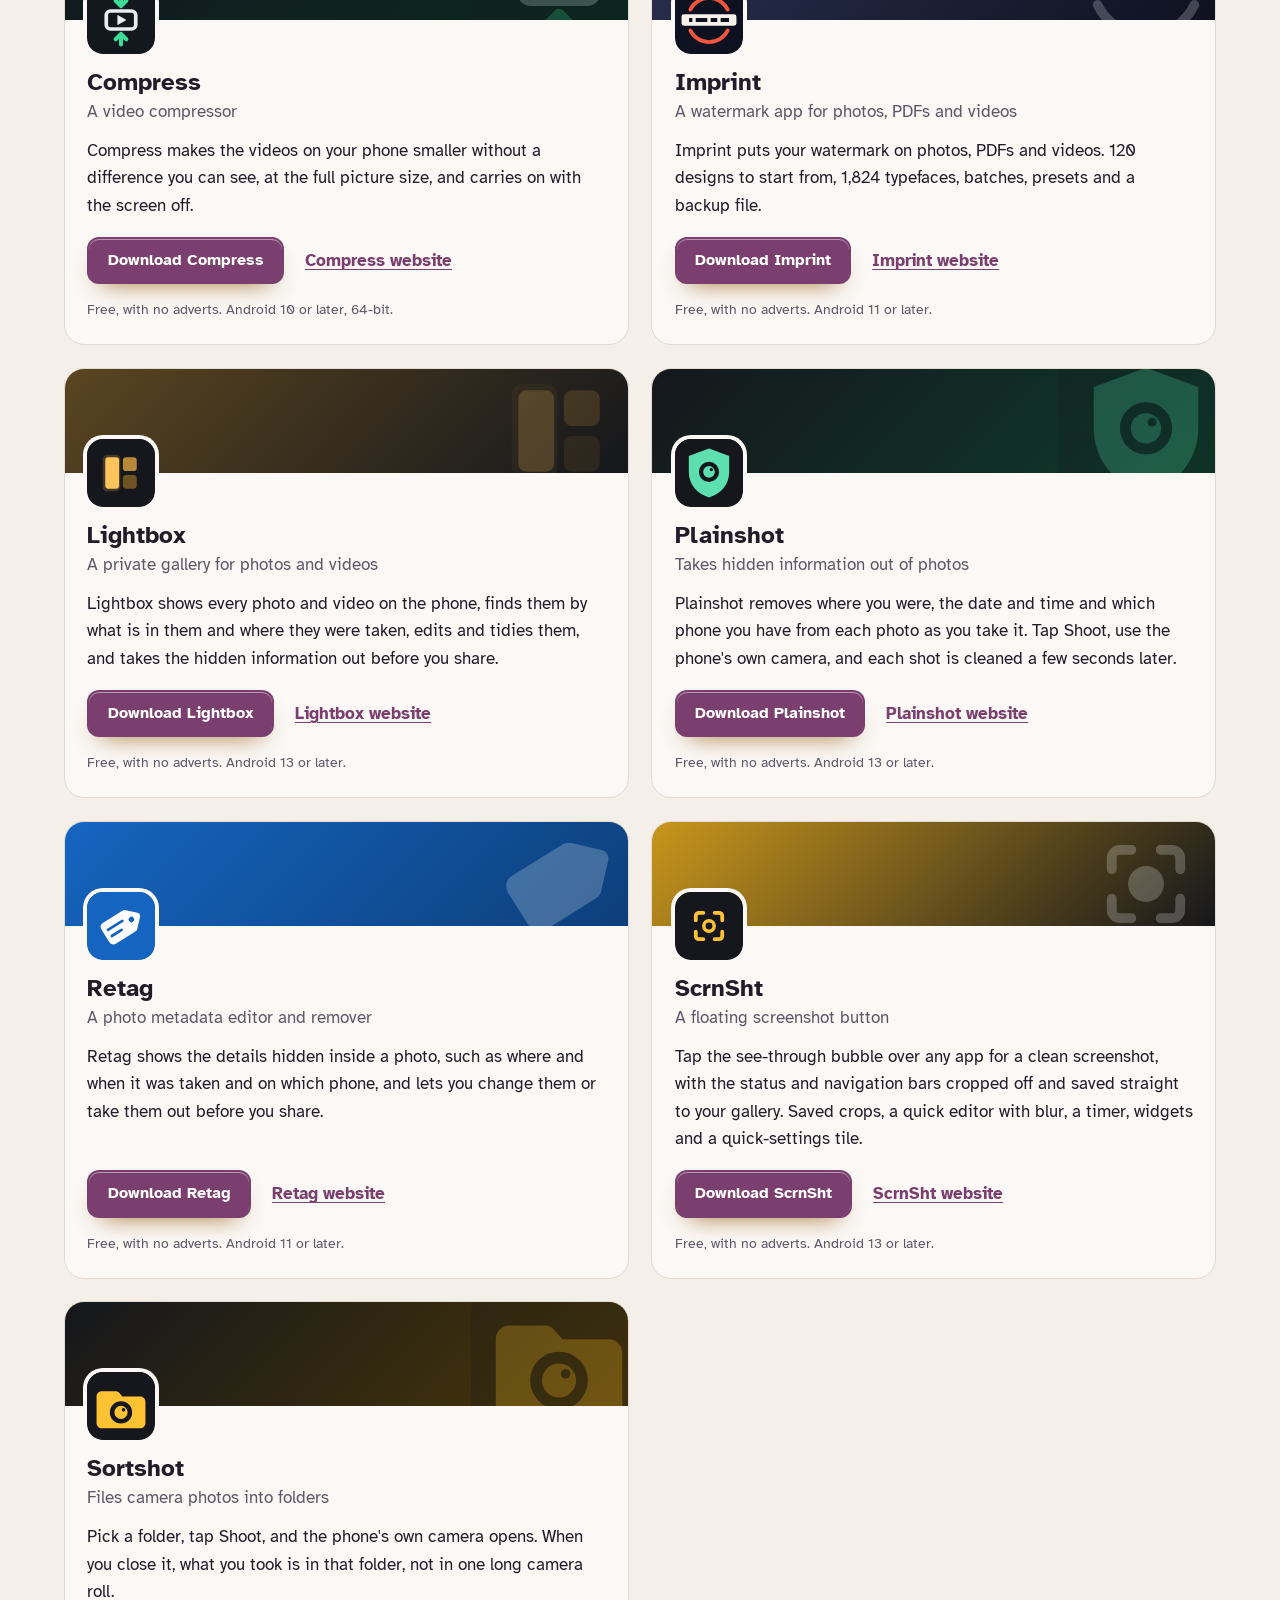
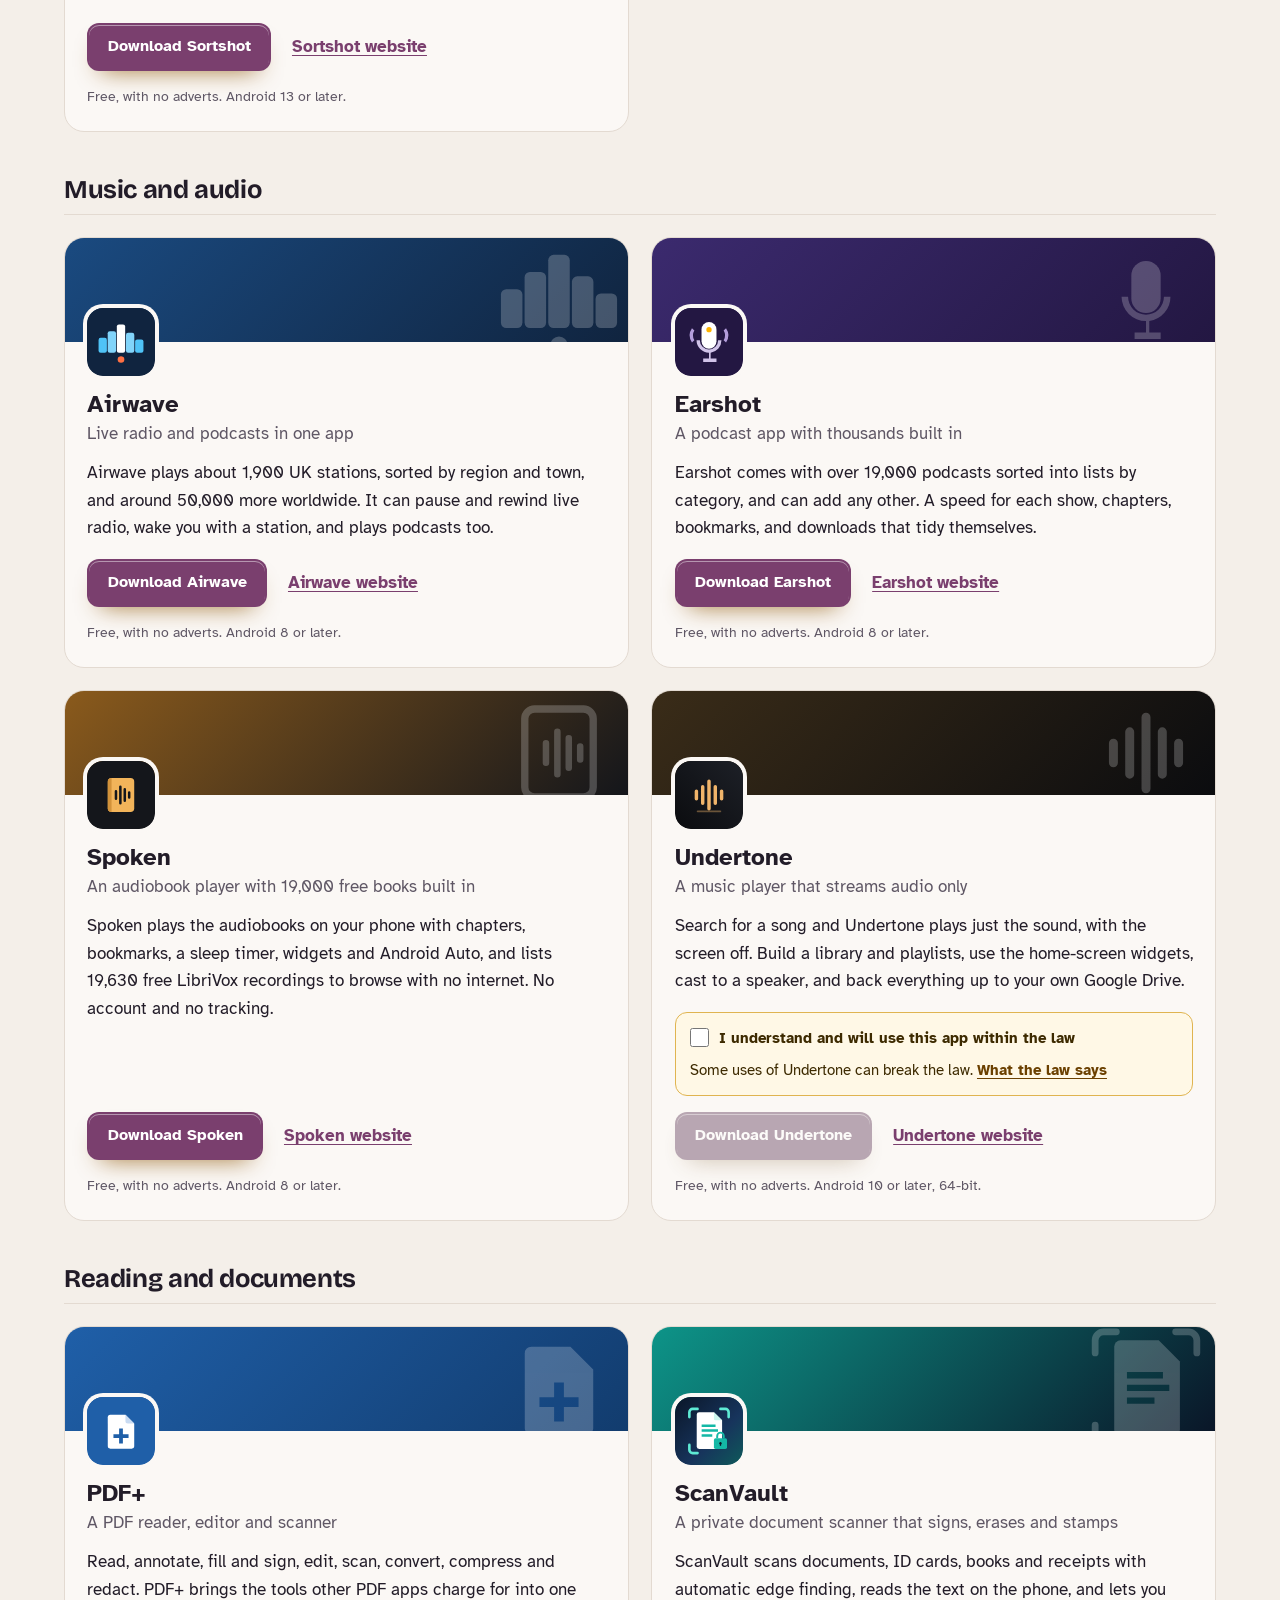
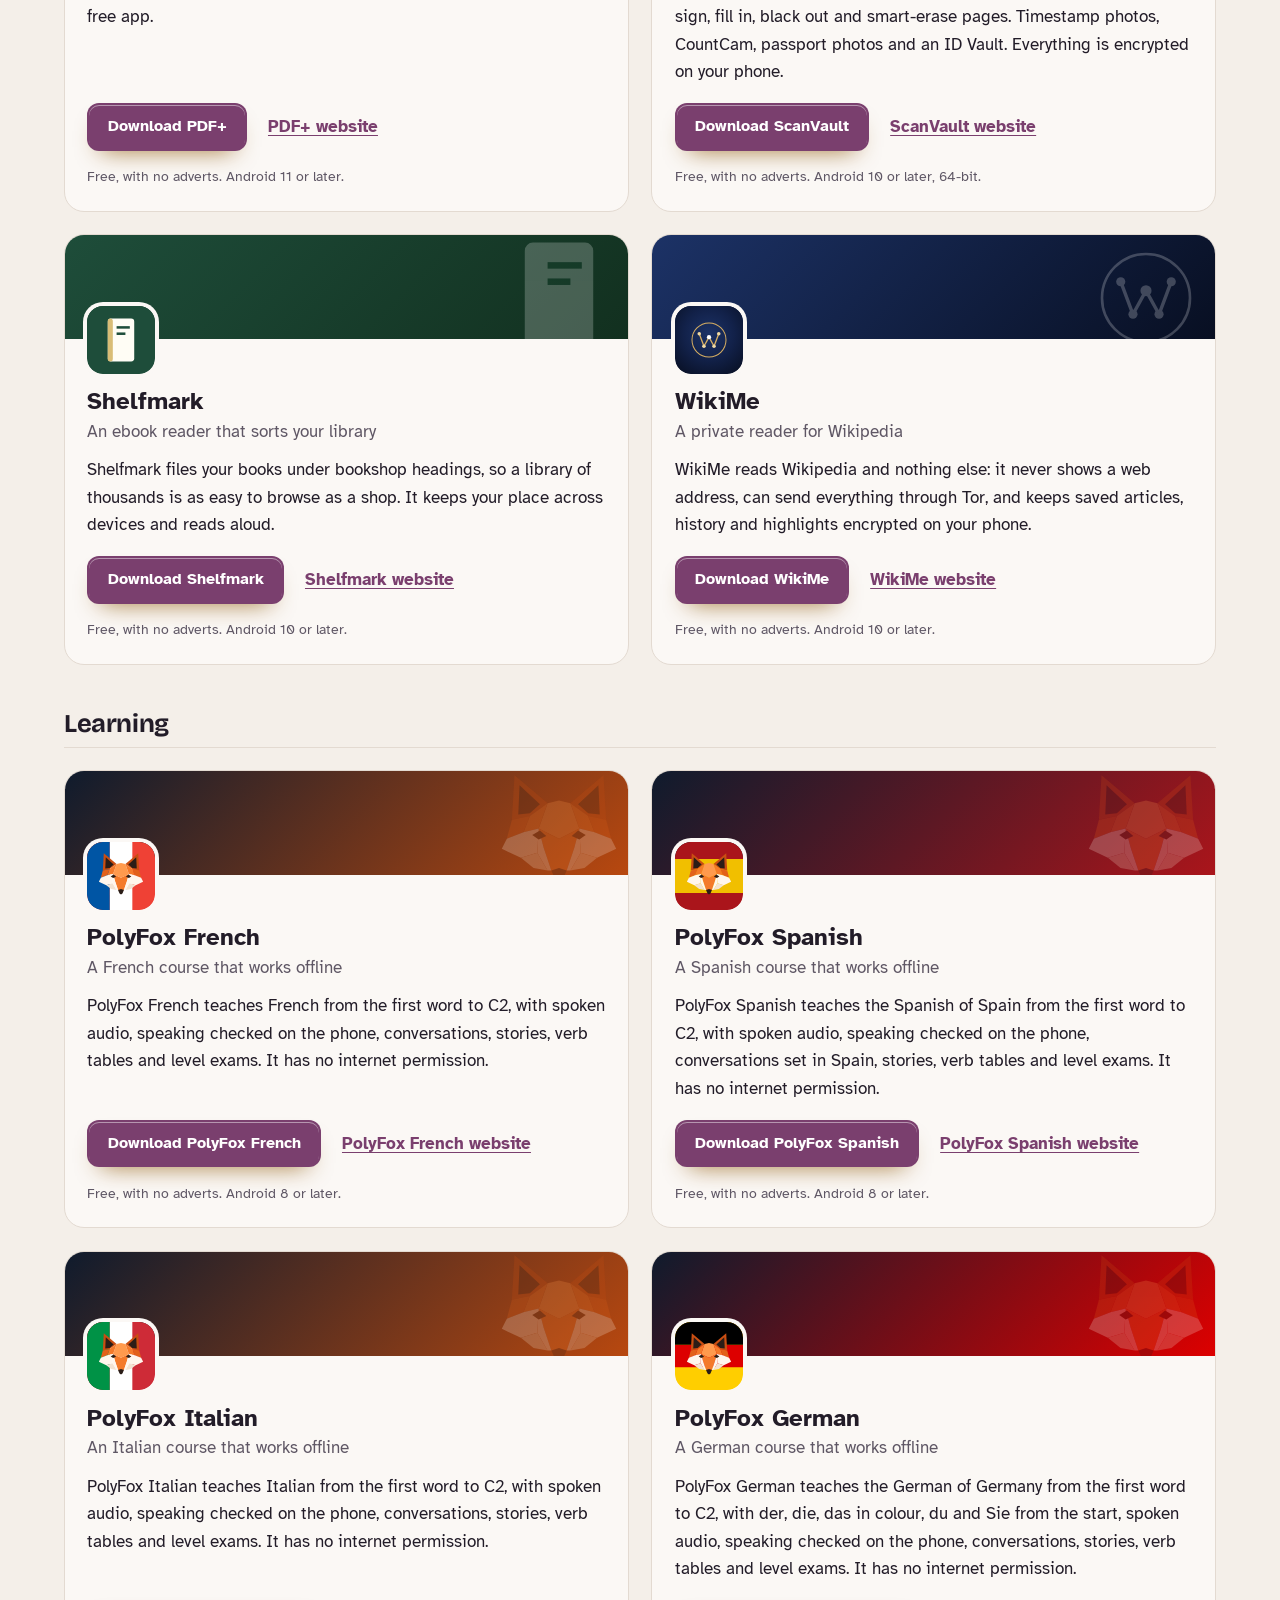
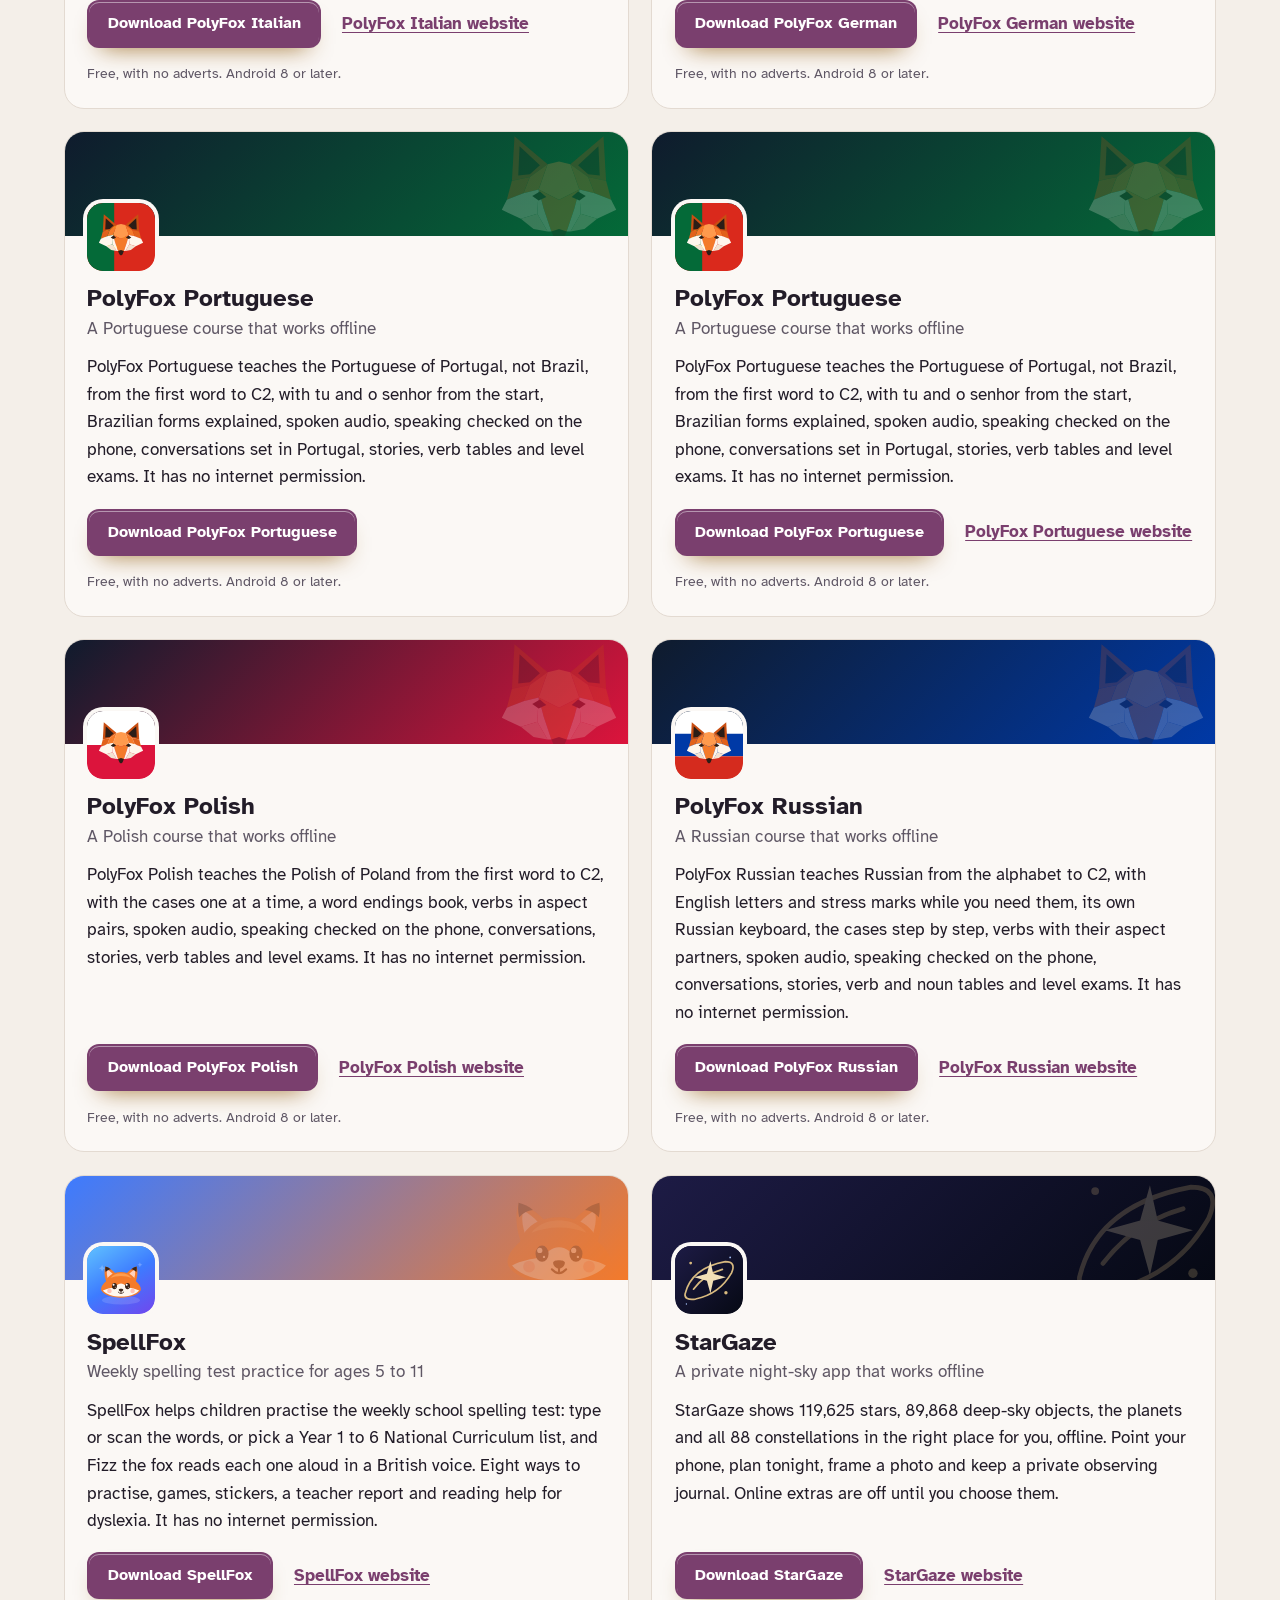
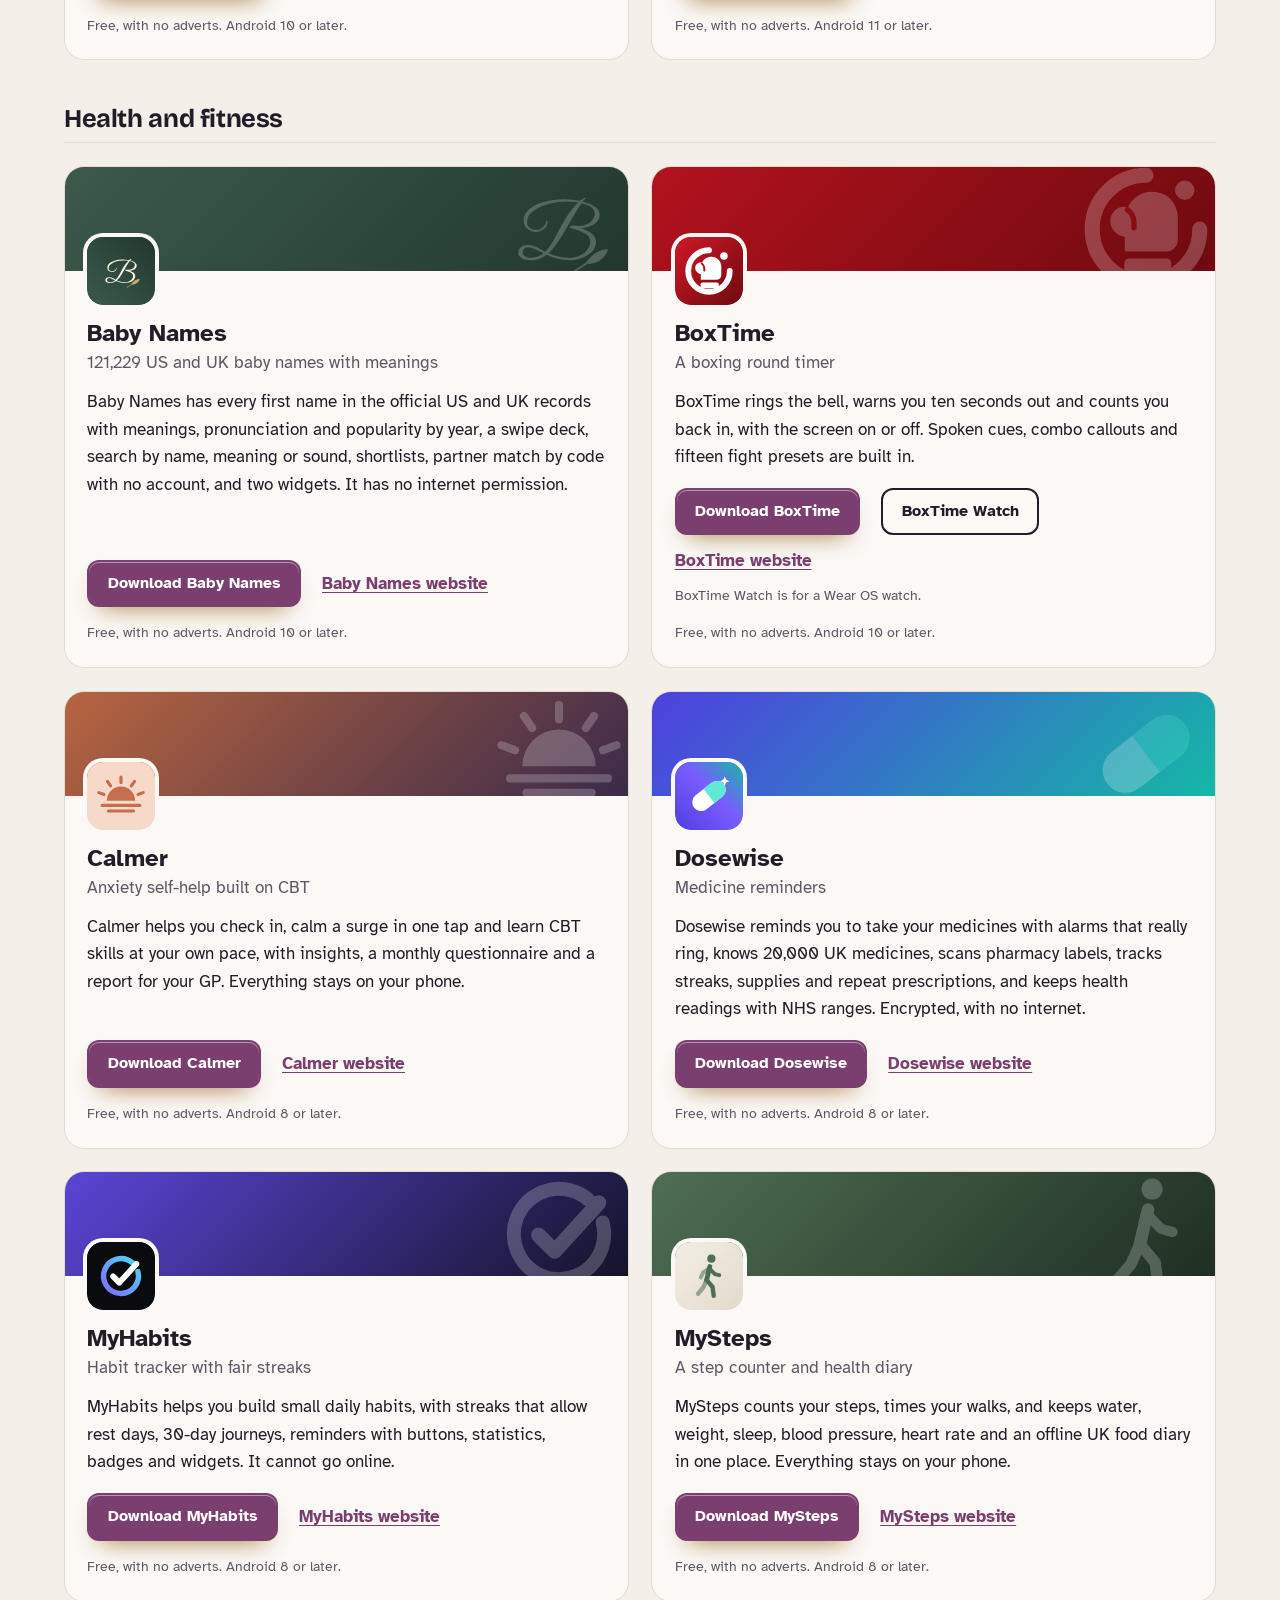
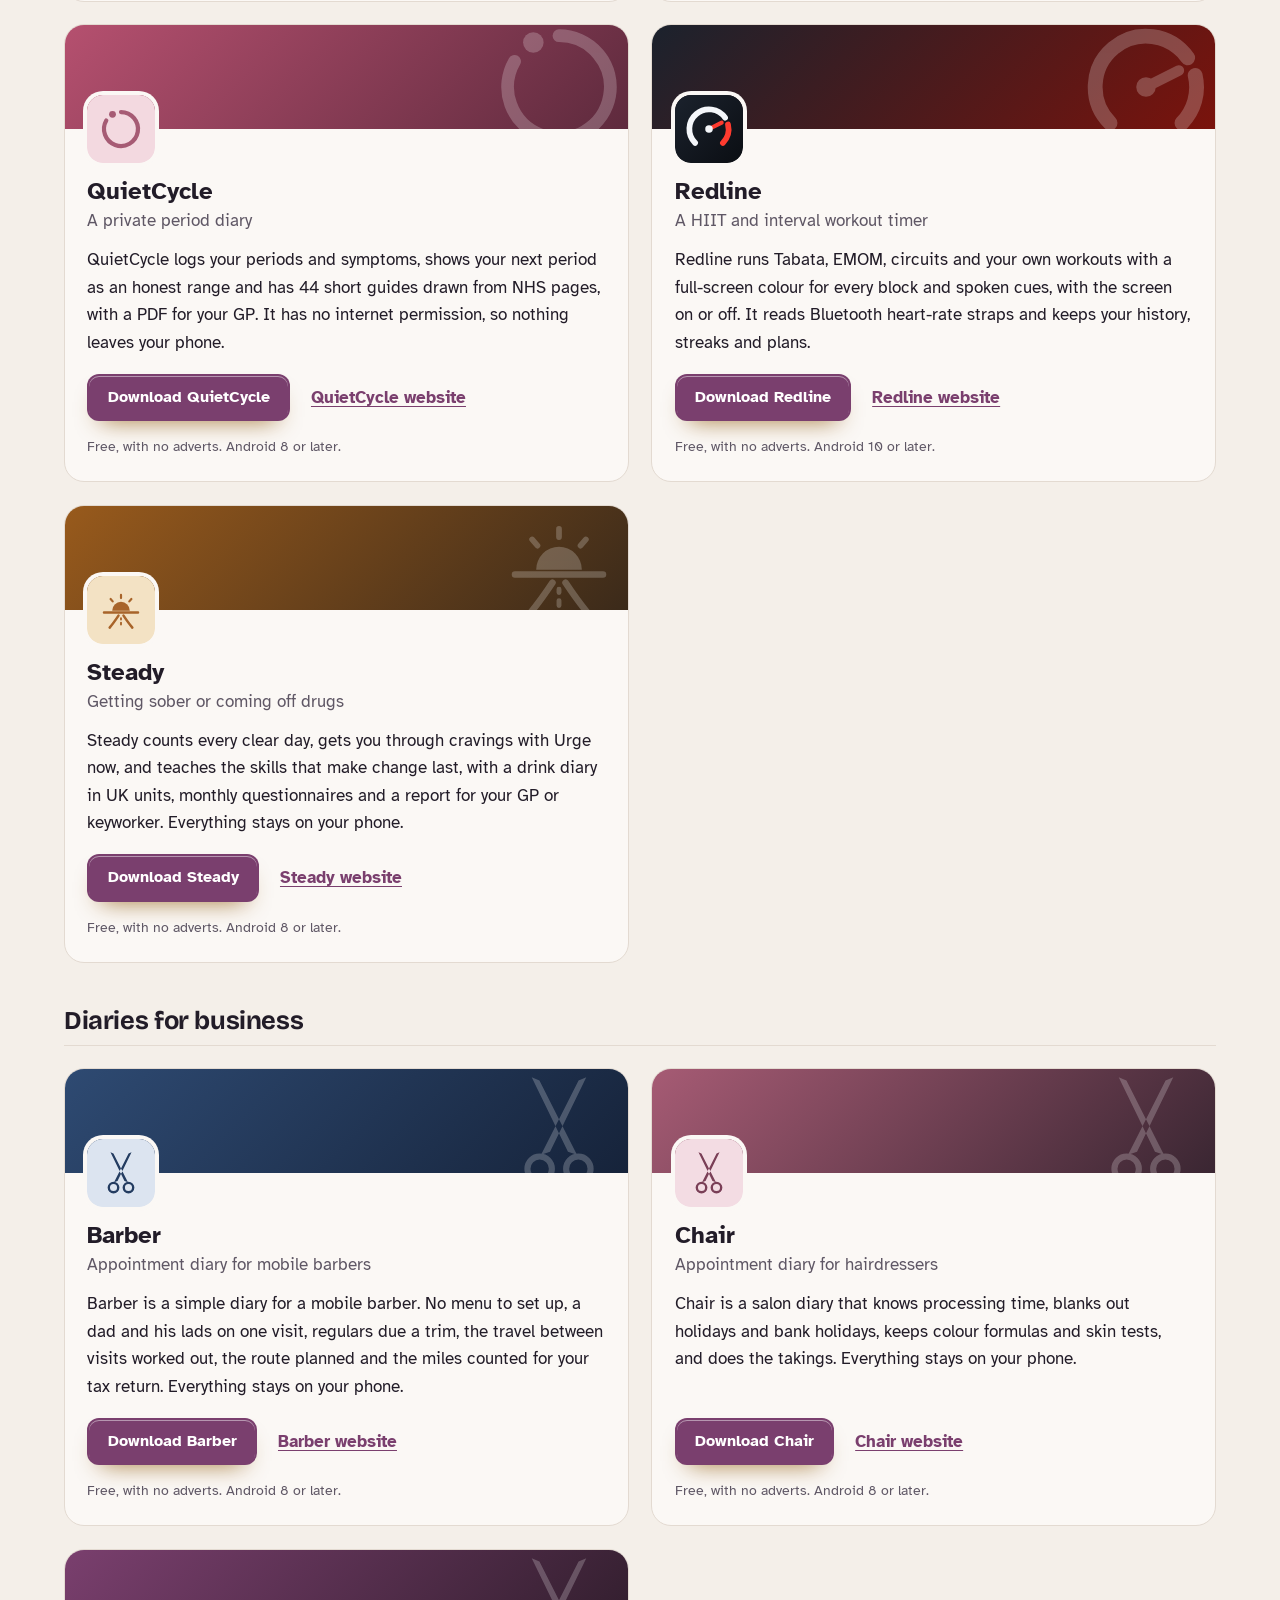
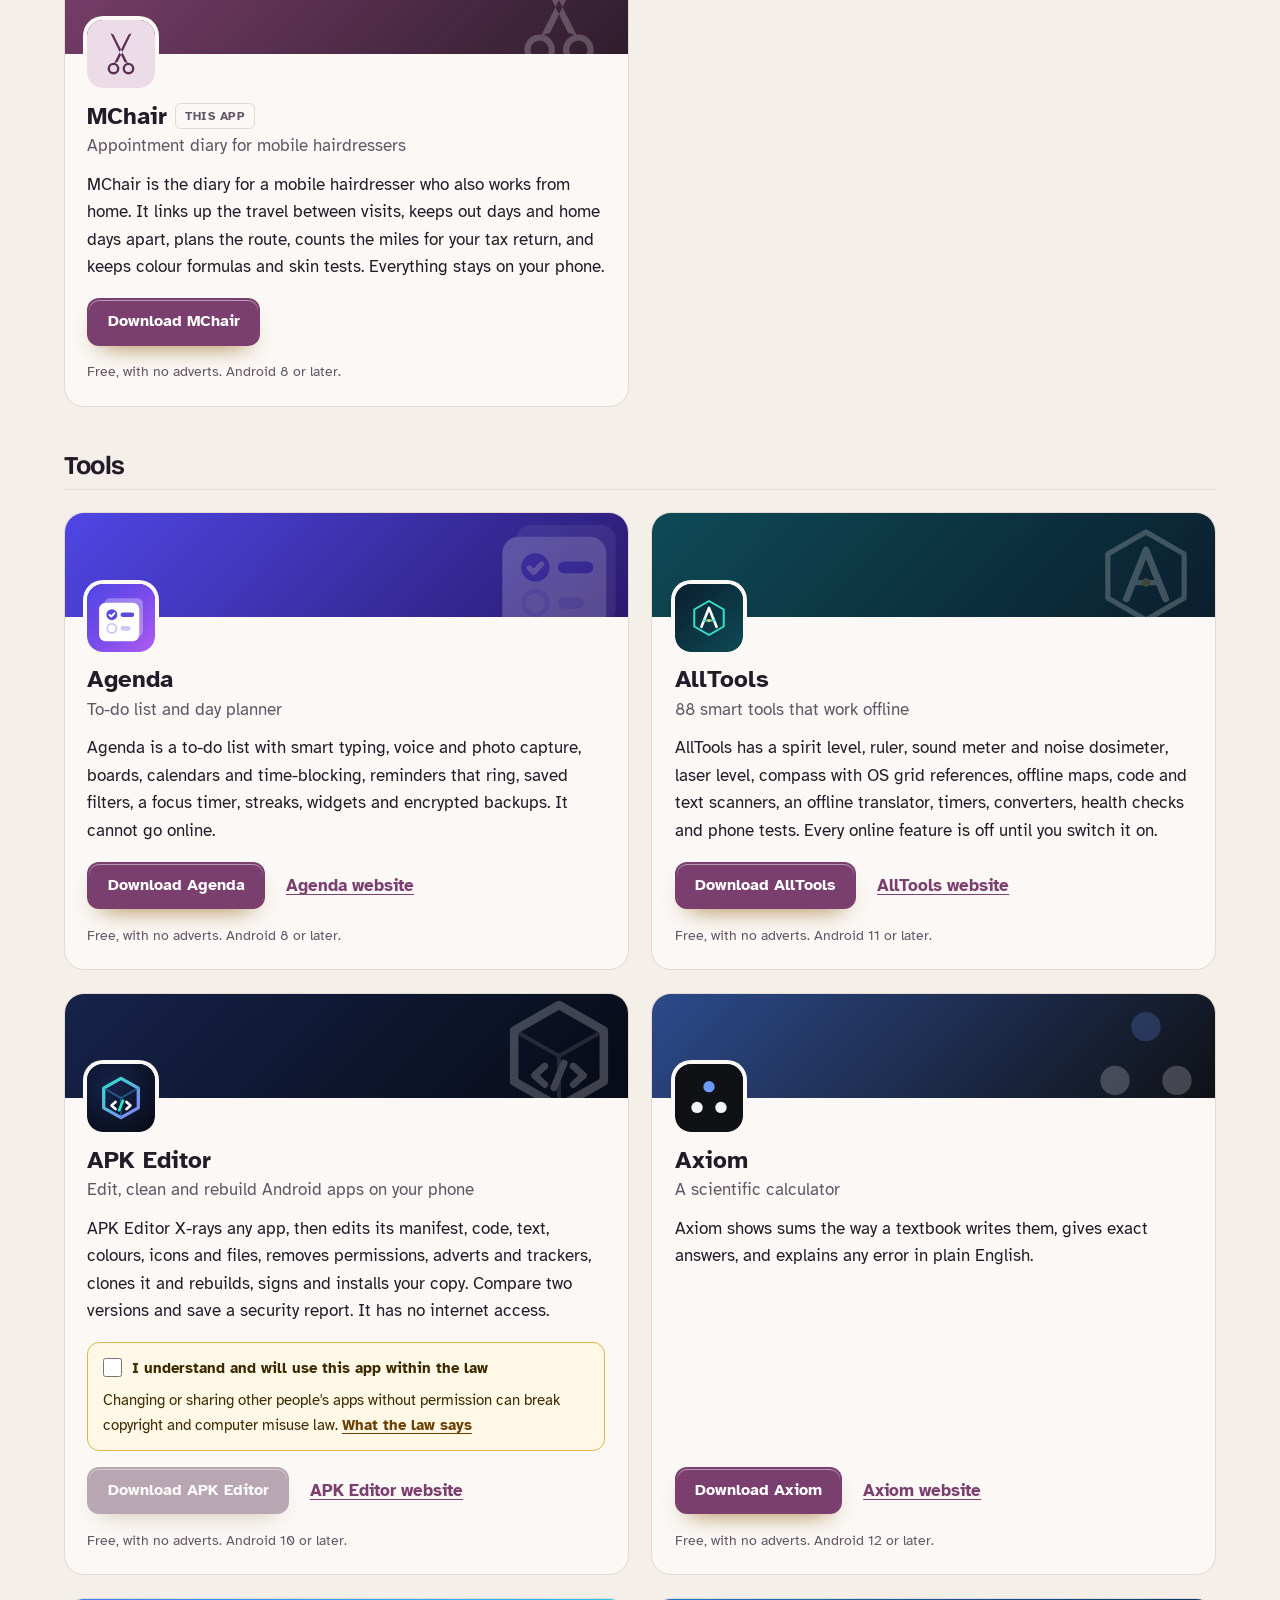
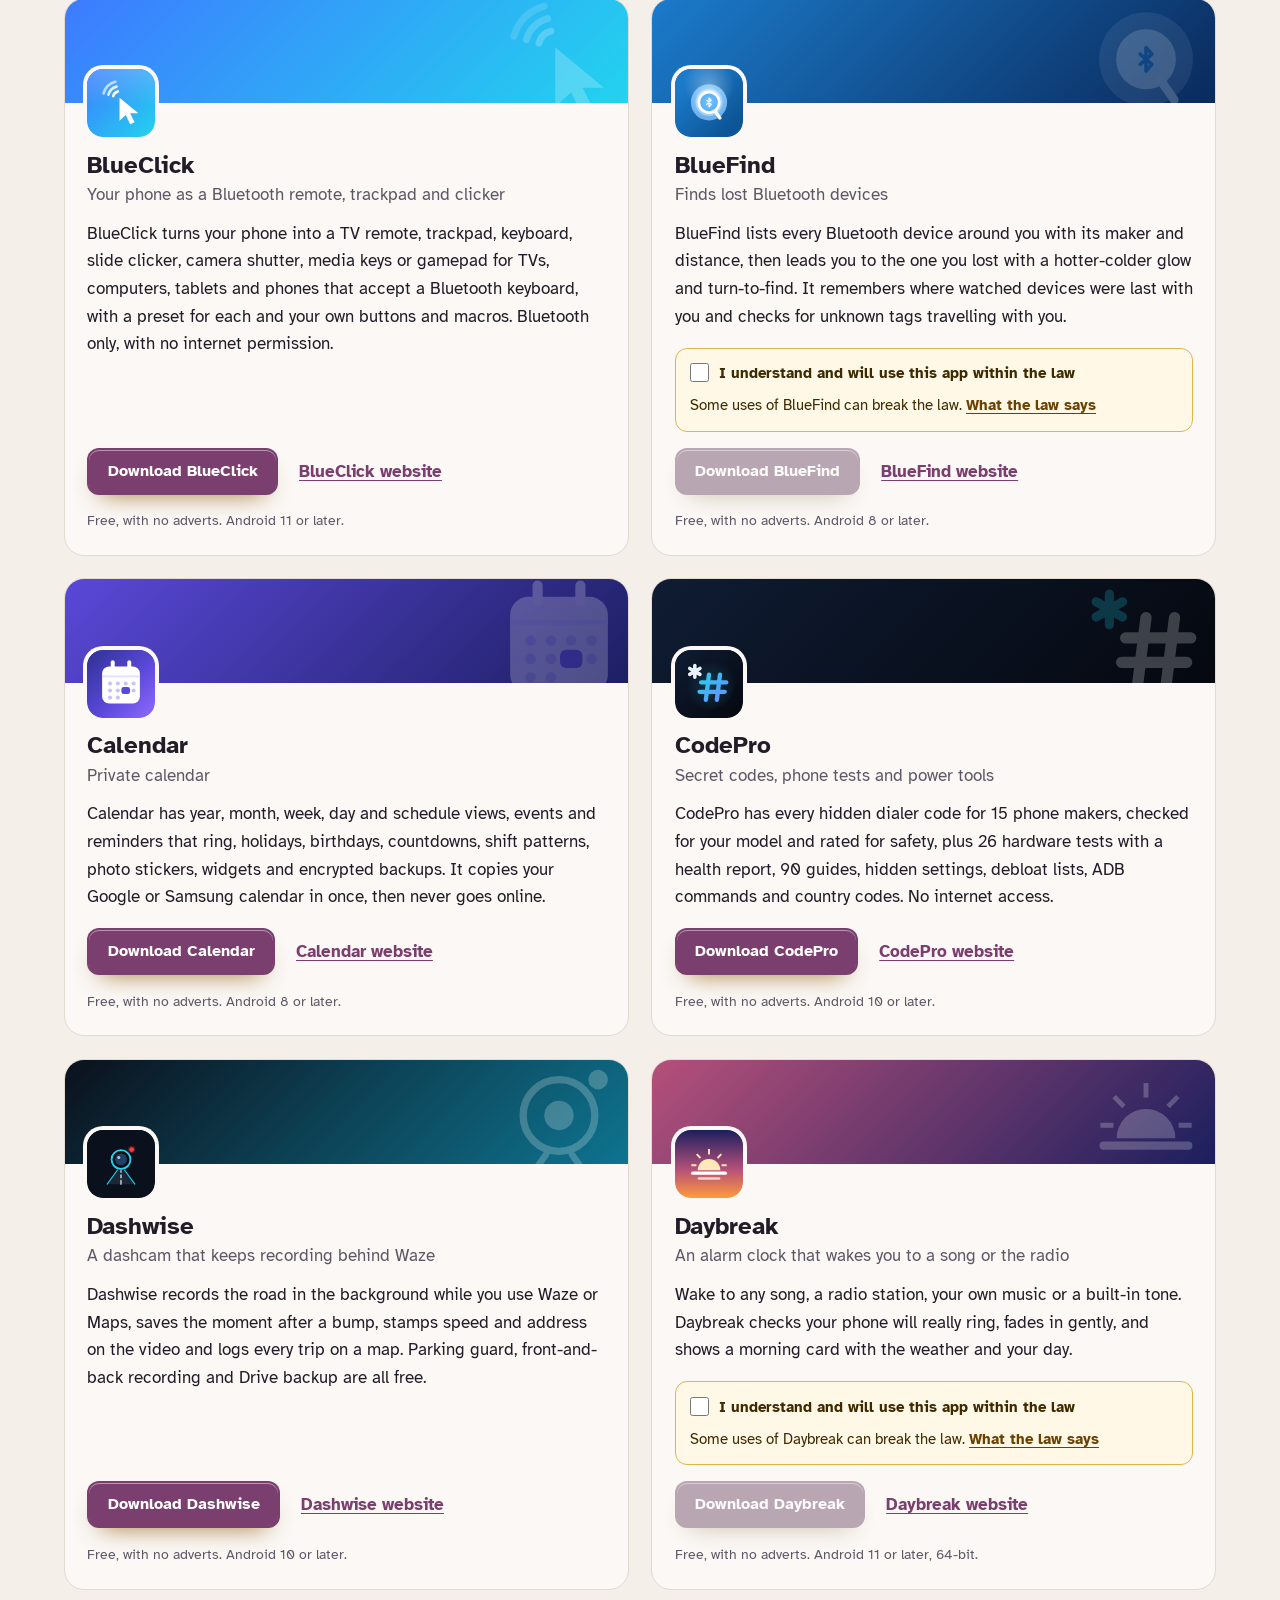
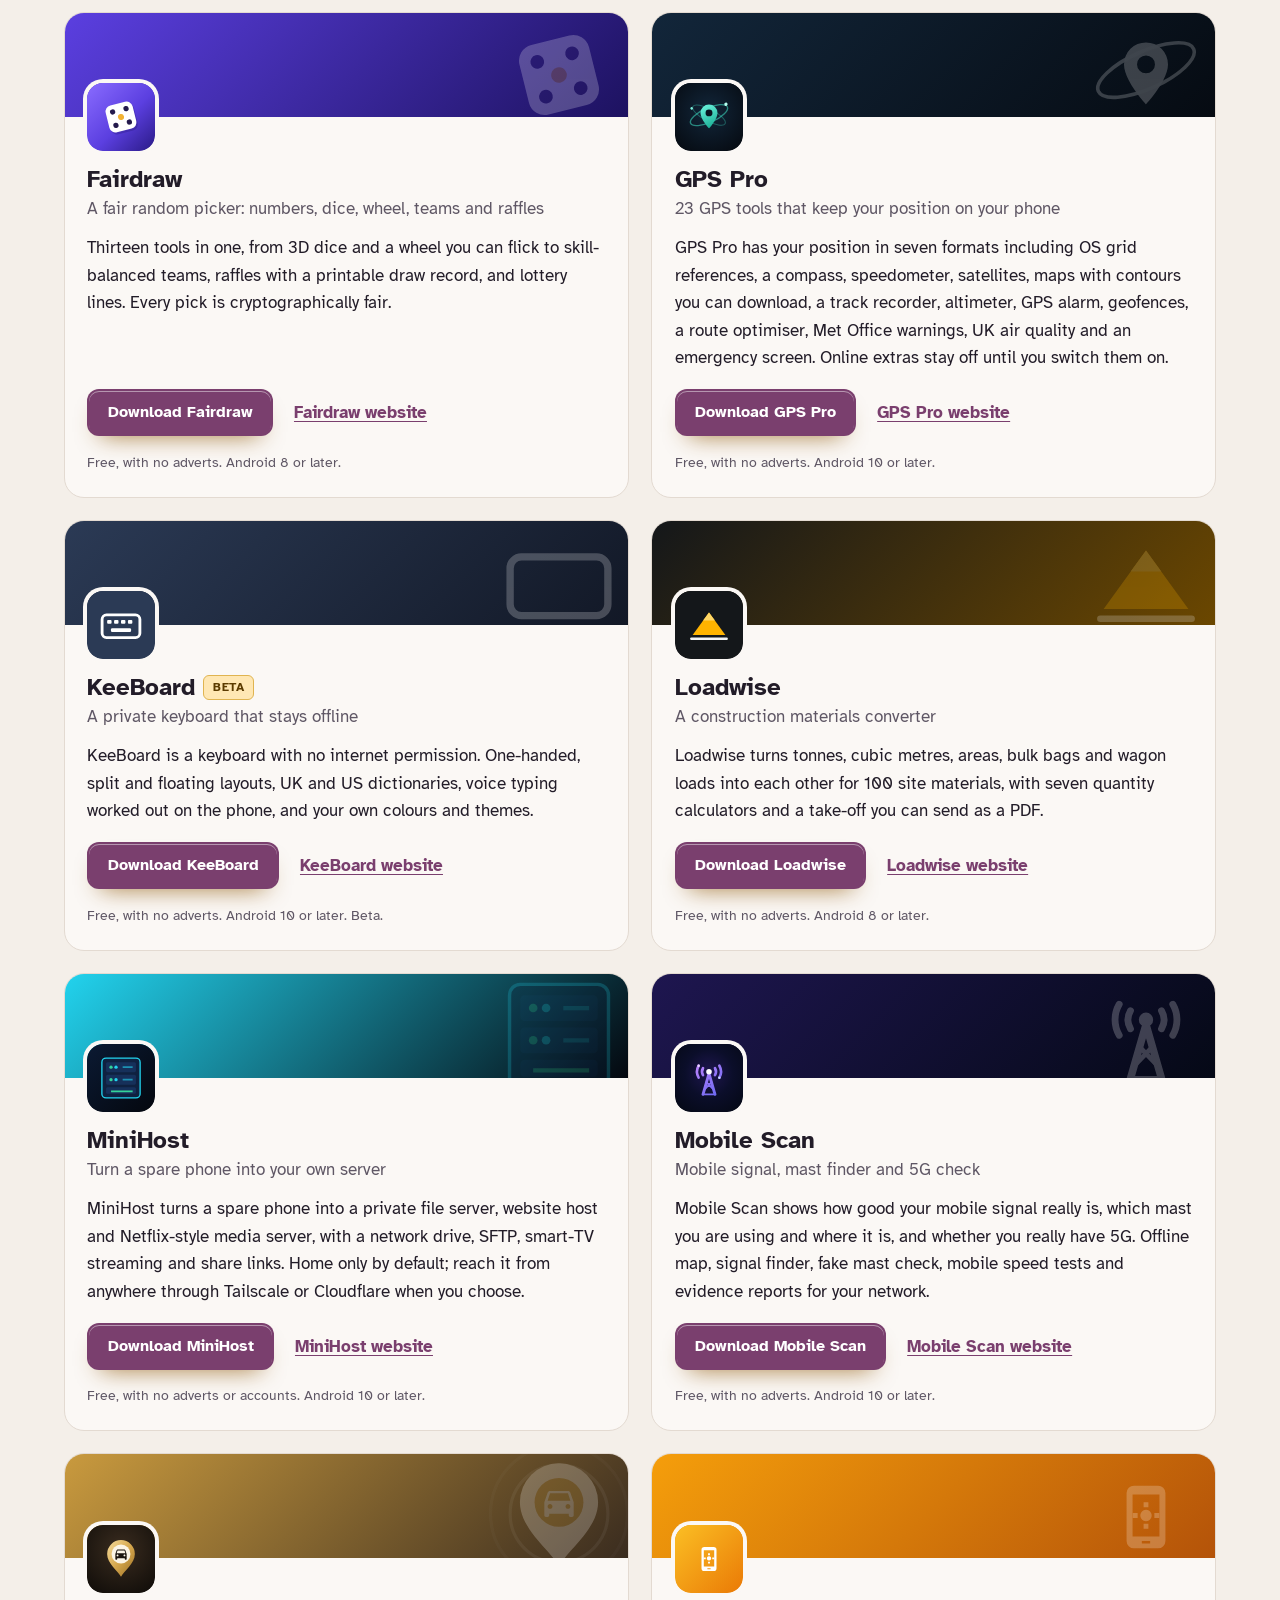
<file: more-apps.html>
<!DOCTYPE html>
<html lang="en-GB">
<head>
<meta charset="utf-8">
<meta name="viewport" content="width=device-width, initial-scale=1">
<title>More free Android apps from the maker of MChair</title>
<meta name="description" content="All 99 free Android apps from the maker of MChair, in one list by category, each with its download and a link to its website.">
<meta name="author" content="Jonathan Jackson">
<link rel="canonical" href="https://customgpter.github.io/mchair/more-apps.html">
<meta name="theme-color" content="#f4efe9" media="(prefers-color-scheme: light)">
<meta name="theme-color" content="#17141b" media="(prefers-color-scheme: dark)">
<meta property="og:type" content="website">
<meta property="og:site_name" content="MChair">
<meta property="og:title" content="More free Android apps from the maker of MChair">
<meta property="og:description" content="All 99 free Android apps from the maker of MChair, in one list by category, each with its download and a link to its website.">
<meta property="og:url" content="https://customgpter.github.io/mchair/more-apps.html">
<meta property="og:image" content="https://customgpter.github.io/mchair/assets/og.png">
<meta property="og:image:width" content="1200">
<meta property="og:image:height" content="630">
<meta property="og:image:alt" content="MChair&#x27;s day view with visits out and clients at home">
<meta property="og:locale" content="en_GB">
<meta name="twitter:card" content="summary_large_image">
<link rel="icon" href="./assets/favicon.svg" type="image/svg+xml">
<link rel="apple-touch-icon" href="./assets/apple-touch-icon.png">
<link rel="preload" href="./assets/fonts/bricolage-grotesque-latin.woff2" as="font" type="font/woff2" crossorigin>
<link rel="preload" href="./assets/fonts/atkinson-hyperlegible-latin-400-normal.woff2" as="font" type="font/woff2" crossorigin>
<link rel="stylesheet" href="./assets/site.css?v=1">
<link rel="stylesheet" href="./assets/house.css?v=1">
<script type="application/ld+json">{"@context":"https://schema.org","@type":"ItemList","name":"Apps from the maker of MChair","url":"https://customgpter.github.io/mchair/more-apps.html","itemListElement":[{"@type":"ListItem","position":1,"name":"AddTxt","url":"https://customgpter.github.io/addtxt/"},{"@type":"ListItem","position":2,"name":"Backdrop","url":"https://customgpter.github.io/backdrop/"},{"@type":"ListItem","position":3,"name":"CaptionVid","url":"https://customgpter.github.io/captionvid/"},{"@type":"ListItem","position":4,"name":"Clearcut","url":"https://customgpter.github.io/clearcut/"},{"@type":"ListItem","position":5,"name":"Compress","url":"https://customgpter.github.io/compress/"},{"@type":"ListItem","position":6,"name":"Imprint","url":"https://customgpter.github.io/imprint/"},{"@type":"ListItem","position":7,"name":"Lightbox","url":"https://customgpter.github.io/lightbox/"},{"@type":"ListItem","position":8,"name":"Plainshot","url":"https://customgpter.github.io/plainshot/"},{"@type":"ListItem","position":9,"name":"Retag","url":"https://customgpter.github.io/retag/"},{"@type":"ListItem","position":10,"name":"ScrnSht","url":"https://customgpter.github.io/scrnsht/"},{"@type":"ListItem","position":11,"name":"Sortshot","url":"https://customgpter.github.io/sortshot/"},{"@type":"ListItem","position":12,"name":"Airwave","url":"https://customgpter.github.io/airwave/"},{"@type":"ListItem","position":13,"name":"Earshot","url":"https://customgpter.github.io/earshot/"},{"@type":"ListItem","position":14,"name":"Spoken","url":"https://customgpter.github.io/spoken/"},{"@type":"ListItem","position":15,"name":"Undertone","url":"https://customgpter.github.io/undertone/"},{"@type":"ListItem","position":16,"name":"PDF+","url":"https://customgpter.github.io/pdfplus/"},{"@type":"ListItem","position":17,"name":"ScanVault","url":"https://customgpter.github.io/scanvault/"},{"@type":"ListItem","position":18,"name":"Shelfmark","url":"https://customgpter.github.io/shelfmark/"},{"@type":"ListItem","position":19,"name":"WikiMe","url":"https://customgpter.github.io/wikime/"},{"@type":"ListItem","position":20,"name":"PolyFox French","url":"https://customgpter.github.io/polyfox/"},{"@type":"ListItem","position":21,"name":"PolyFox German","url":"https://customgpter.github.io/polyfox-german/"},{"@type":"ListItem","position":22,"name":"PolyFox Portuguese","url":"https://customgpter.github.io/polyfox-portuguese/"},{"@type":"ListItem","position":23,"name":"PolyFox Polish","url":"https://customgpter.github.io/polyfox-polish/"},{"@type":"ListItem","position":24,"name":"PolyFox Russian","url":"https://customgpter.github.io/polyfox-russian/"},{"@type":"ListItem","position":25,"name":"SpellFox","url":"https://customgpter.github.io/spellfox/"},{"@type":"ListItem","position":26,"name":"StarGaze","url":"https://customgpter.github.io/stargaze/"},{"@type":"ListItem","position":27,"name":"Baby Names","url":"https://customgpter.github.io/babynames/"},{"@type":"ListItem","position":28,"name":"BoxTime","url":"https://customgpter.github.io/boxtime/"},{"@type":"ListItem","position":29,"name":"Calmer","url":"https://customgpter.github.io/calmer/"},{"@type":"ListItem","position":30,"name":"Dosewise","url":"https://customgpter.github.io/dosewise/"},{"@type":"ListItem","position":31,"name":"MyHabits","url":"https://customgpter.github.io/myhabits/"},{"@type":"ListItem","position":32,"name":"MySteps","url":"https://customgpter.github.io/mysteps/"},{"@type":"ListItem","position":33,"name":"QuietCycle","url":"https://customgpter.github.io/quietcycle/"},{"@type":"ListItem","position":34,"name":"Redline","url":"https://customgpter.github.io/redline/"},{"@type":"ListItem","position":35,"name":"Steady","url":"https://customgpter.github.io/steady/"},{"@type":"ListItem","position":36,"name":"Barber","url":"https://customgpter.github.io/barber/"},{"@type":"ListItem","position":37,"name":"Chair","url":"https://customgpter.github.io/chair/"},{"@type":"ListItem","position":38,"name":"MChair","url":"https://customgpter.github.io/mchair/"},{"@type":"ListItem","position":39,"name":"Agenda","url":"https://customgpter.github.io/agenda/"},{"@type":"ListItem","position":40,"name":"AllTools","url":"https://customgpter.github.io/alltools/"},{"@type":"ListItem","position":41,"name":"APK Editor","url":"https://customgpter.github.io/apkeditor/"},{"@type":"ListItem","position":42,"name":"Axiom","url":"https://customgpter.github.io/axiom/"},{"@type":"ListItem","position":43,"name":"BlueClick","url":"https://customgpter.github.io/blueclick/"},{"@type":"ListItem","position":44,"name":"BlueFind","url":"https://customgpter.github.io/bluefind/"},{"@type":"ListItem","position":45,"name":"Calendar","url":"https://customgpter.github.io/calendar/"},{"@type":"ListItem","position":46,"name":"CodePro","url":"https://customgpter.github.io/codepro/"},{"@type":"ListItem","position":47,"name":"Dashwise","url":"https://customgpter.github.io/dashwise/"},{"@type":"ListItem","position":48,"name":"Daybreak","url":"https://customgpter.github.io/daybreak/"},{"@type":"ListItem","position":49,"name":"Fairdraw","url":"https://customgpter.github.io/fairdraw/"},{"@type":"ListItem","position":50,"name":"GPS Pro","url":"https://customgpter.github.io/gpspro/"},{"@type":"ListItem","position":51,"name":"KeeBoard","url":"https://customgpter.github.io/keeboard/"},{"@type":"ListItem","position":52,"name":"Loadwise","url":"https://customgpter.github.io/loadwise/"},{"@type":"ListItem","position":53,"name":"MiniHost","url":"https://customgpter.github.io/minihost/"},{"@type":"ListItem","position":54,"name":"Mobile Scan","url":"https://customgpter.github.io/mobilescan/"},{"@type":"ListItem","position":55,"name":"Parkwise","url":"https://customgpter.github.io/parkwise/"},{"@type":"ListItem","position":56,"name":"Pocketmind","url":"https://customgpter.github.io/pocketmind/"},{"@type":"ListItem","position":57,"name":"Refine","url":"https://customgpter.github.io/refine/"},{"@type":"ListItem","position":58,"name":"Shiftwise","url":"https://customgpter.github.io/shiftwise/"},{"@type":"ListItem","position":59,"name":"SimpleCalc","url":"https://customgpter.github.io/simplecalc/"},{"@type":"ListItem","position":60,"name":"Skyline","url":"https://customgpter.github.io/skyline/"},{"@type":"ListItem","position":61,"name":"Slipway","url":"https://customgpter.github.io/slipway/"},{"@type":"ListItem","position":62,"name":"Tagger","url":"https://customgpter.github.io/tagger/"},{"@type":"ListItem","position":63,"name":"TotalClean","url":"https://customgpter.github.io/totalclean/"},{"@type":"ListItem","position":64,"name":"TVLink","url":"https://customgpter.github.io/tvlink/"},{"@type":"ListItem","position":65,"name":"Unbox","url":"https://customgpter.github.io/unbox/"},{"@type":"ListItem","position":66,"name":"WhatsKeep","url":"https://customgpter.github.io/whatskeep/"},{"@type":"ListItem","position":67,"name":"WiFi Scan","url":"https://customgpter.github.io/wifiscan/"},{"@type":"ListItem","position":68,"name":"Auditly","url":"https://customgpter.github.io/auditly/"},{"@type":"ListItem","position":69,"name":"Backchannel","url":"https://customgpter.github.io/backchannel/"},{"@type":"ListItem","position":70,"name":"ENotes","url":"https://customgpter.github.io/enotes/"},{"@type":"ListItem","position":71,"name":"FindMe","url":"https://customgpter.github.io/findme/"},{"@type":"ListItem","position":72,"name":"iLock","url":"https://customgpter.github.io/ilock/"},{"@type":"ListItem","position":73,"name":"ImSafe","url":"https://customgpter.github.io/imsafe/"},{"@type":"ListItem","position":74,"name":"IShred","url":"https://customgpter.github.io/ishred/"},{"@type":"ListItem","position":75,"name":"LockBox","url":"https://customgpter.github.io/lockbox/"},{"@type":"ListItem","position":76,"name":"PassVault","url":"https://customgpter.github.io/passvault/"},{"@type":"ListItem","position":77,"name":"SpyFind","url":"https://customgpter.github.io/spyfind/"},{"@type":"ListItem","position":78,"name":"TextWipe","url":"https://customgpter.github.io/textwipe/"},{"@type":"ListItem","position":79,"name":"Tracewire","url":"https://customgpter.github.io/tracewire/"},{"@type":"ListItem","position":80,"name":"Vigil","url":"https://customgpter.github.io/vigil/"},{"@type":"ListItem","position":81,"name":"Grab","url":"https://customgpter.github.io/grab/"},{"@type":"ListItem","position":82,"name":"Swarm","url":"https://customgpter.github.io/swarm/"},{"@type":"ListItem","position":83,"name":"Plane Games","url":"https://customgpter.github.io/plane-games/"},{"@type":"ListItem","position":84,"name":"Ninefold","url":"https://customgpter.github.io/ninefold/"},{"@type":"ListItem","position":85,"name":"Cubewise","url":"https://customgpter.github.io/cubewise/"},{"@type":"ListItem","position":86,"name":"Tilewise","url":"https://customgpter.github.io/tilewise/"},{"@type":"ListItem","position":87,"name":"Letterwise","url":"https://customgpter.github.io/letterwise/"},{"@type":"ListItem","position":88,"name":"Kingside","url":"https://customgpter.github.io/kingside/"},{"@type":"ListItem","position":89,"name":"Deckhand","url":"https://customgpter.github.io/deckhand/"},{"@type":"ListItem","position":90,"name":"SNESForge","url":"https://customgpter.github.io/snesforge/"},{"@type":"ListItem","position":91,"name":"Fame Boy","url":"https://customgpter.github.io/fameboy/"},{"@type":"ListItem","position":92,"name":"PSPPro","url":"https://customgpter.github.io/psppro/"},{"@type":"ListItem","position":93,"name":"MegaGen","url":"https://customgpter.github.io/megagen/"},{"@type":"ListItem","position":94,"name":"QVR","url":"https://customgpter.github.io/qvr/"},{"@type":"ListItem","position":95,"name":"QVR Watch","url":"https://customgpter.github.io/qvr-watch/"},{"@type":"ListItem","position":96,"name":"QVRLite","url":"https://customgpter.github.io/qvrlite/"},{"@type":"ListItem","position":97,"name":"Onionz","url":"https://customgpter.github.io/onionz/"},{"@type":"ListItem","position":98,"name":"OnionzWeb","url":"https://customgpter.github.io/onionzweb/"}]}</script>
<link rel="stylesheet" href="./assets/apps-list.css?v=1">
<script src="./assets/apps-list.js?v=1" defer></script>
</head>
<body>
<a class="skip" href="#main">Skip to content</a>
<header class="masthead">
<div class="wrap">
<a class="brand" href="./" aria-label="MChair home"><svg viewBox="0 0 108 108" aria-hidden="true"><rect width="108" height="108" rx="24" fill="#EBDCE8"/><g transform="translate(54 54) scale(1.25) translate(-54 -52)"><path fill="#5E2F55" fill-rule="evenodd" d="M37 70.5a7.5 7.5 0 1 0 15 0a7.5 7.5 0 1 0-15 0zM40 70.5a4.5 4.5 0 1 0 9 0a4.5 4.5 0 1 0-9 0zM56 70.5a7.5 7.5 0 1 0 15 0a7.5 7.5 0 1 0-15 0zM59 70.5a4.5 4.5 0 1 0 9 0a4.5 4.5 0 1 0-9 0z"/><path fill="#5E2F55" d="M45.2 63.6 49.6 62.2 67.4 25.6 63.6 27.2zM62.8 63.6 58.4 62.2 40.6 25.6 44.4 27.2z"/><circle cx="54" cy="49.8" r="1.8" fill="#EBDCE8"/></g></svg><span>MChair</span></a>
<nav aria-label="Main"><ul><li><a href="./#features">Features</a></li><li><a href="./compare.html">Compare</a></li><li><a href="./releases.html">Releases</a></li><li><a class="more-apps" href="./more-apps.html" aria-current="page"><svg class="ico" viewBox="0 0 24 24" aria-hidden="true"><rect x="4" y="4" width="6.5" height="6.5" rx="1.6"/><rect x="13.5" y="4" width="6.5" height="6.5" rx="1.6"/><rect x="4" y="13.5" width="6.5" height="6.5" rx="1.6"/><rect x="13.5" y="13.5" width="6.5" height="6.5" rx="1.6"/></svg>More apps</a></li></ul></nav>
<a class="button small" href="https://github.com/CustomGPTer/mchair/releases/latest/download/MChair.apk"><svg class="ico" viewBox="0 0 24 24" aria-hidden="true"><path d="M12 4v11"/><path d="M7 10.5l5 5 5-5"/><path d="M5 20h14"/></svg>Download</a>
</div>
</header>
<main id="main" class="doc">
<div class="wrap">
<div class="measure">
<h1>More apps</h1>
<p class="lede">MChair has siblings. Each is an Android app by the same developer, free, with no adverts and nothing to unlock. Each button downloads the newest app file straight from that app's own page on GitHub.</p>
</div>
<!-- apps:start -->
<nav class="mapps-jump" aria-label="App groups"><ul><li><a href="#apps-photo">Photo and video</a></li><li><a href="#apps-audio">Music and audio</a></li><li><a href="#apps-reading">Reading and documents</a></li><li><a href="#apps-learning">Learning</a></li><li><a href="#apps-health">Health and fitness</a></li><li><a href="#apps-diaries">Diaries for business</a></li><li><a href="#apps-tools">Tools</a></li><li><a href="#apps-security">Security and privacy</a></li><li><a href="#apps-downloads">Downloads</a></li><li><a href="#apps-games">Games</a></li><li><a href="#apps-testing">In beta</a></li></ul></nav>
<div class="mapps-group" role="group" aria-labelledby="apps-photo"><h2 class="mapps-cat" id="apps-photo">Photo and video</h2>
<ul class="mapps"><li class="mapp" style="--b:#0b0c0f;--b2:#3f5208"><div class="mapp-cover" aria-hidden="true"><svg viewBox="0 0 108 108"><path fill="#fff" d="M24 22h60v17H63v49H45V39H24z"/></svg></div><div class="mapp-body"><svg class="mapp-icon" viewBox="0 0 108 108" aria-hidden="true"><rect width="108" height="108" rx="24" fill="#0b0c0f"/><path fill="#d4ff3a" d="M29 58h50a5 5 0 0 1 5 5v8a5 5 0 0 1-5 5H29a5 5 0 0 1-5-5v-8a5 5 0 0 1 5-5z"/><path fill="#fff" d="M33 32h32v9H54v31H44V41H33z"/><path fill="#d4ff3a" d="M72 30h4v28h-4z"/><path fill="#0b0c0f" d="M72 58h4v14h-4z"/></svg><h3>AddTxt</h3><p class="mapp-kind">Puts text on photos</p><p class="mapp-say">AddTxt adds text to photos with 1,939 fonts, ready-made styles, layers, shapes, stickers and a pen. Style single words, run text along any line, and put the same title block on a batch of photos.</p><p class="mapp-go"><a class="button" href="https://github.com/CustomGPTer/addtxt/releases/latest/download/AddTxt.apk">Download AddTxt</a><a class="mapp-site" href="https://customgpter.github.io/addtxt/">AddTxt website</a></p><p class="mapp-needs">Free, with no adverts. Android 11 or later.</p></div></li>
<li class="mapp" style="--b:#5a48d6;--b2:#1a1c55"><div class="mapp-cover" aria-hidden="true"><svg viewBox="0 0 108 108"><g transform="translate(54 58) scale(1.3) translate(-54 -58)"><rect x="38" y="30" width="32" height="52" rx="6" fill="#fff" fill-opacity=".3" transform="rotate(-16 54 58)"/><rect x="38" y="30" width="32" height="52" rx="6" fill="#fff" fill-opacity=".6" transform="rotate(-6 54 58)"/><g transform="rotate(6 54 58)"><rect x="38" y="30" width="32" height="52" rx="6" fill="#fff"/><path d="M41 68l9-11 6 7 4-4 7 8v8a4 4 0 0 1-4 4H45a4 4 0 0 1-4-4z" fill="#4d45c9"/><circle cx="60" cy="44" r="4.5" fill="#FFB86B"/></g></g></svg></div><div class="mapp-body"><svg class="mapp-icon" viewBox="0 0 108 108" aria-hidden="true"><defs><linearGradient id="i-backdrop-mapp-cc" x1="0" y1="0" x2="1" y2="1"><stop offset="0" stop-color="#9c8bff"/><stop offset=".55" stop-color="#4d45c9"/><stop offset="1" stop-color="#1a1c55"/></linearGradient></defs><rect width="108" height="108" rx="24" fill="url(#i-backdrop-mapp-cc)"/><g transform="translate(54 58) scale(1.3) translate(-54 -58)"><rect x="38" y="30" width="32" height="52" rx="6" fill="#fff" fill-opacity=".3" transform="rotate(-16 54 58)"/><rect x="38" y="30" width="32" height="52" rx="6" fill="#fff" fill-opacity=".6" transform="rotate(-6 54 58)"/><g transform="rotate(6 54 58)"><rect x="38" y="30" width="32" height="52" rx="6" fill="#fff"/><path d="M41 68l9-11 6 7 4-4 7 8v8a4 4 0 0 1-4 4H45a4 4 0 0 1-4-4z" fill="#4d45c9"/><circle cx="60" cy="44" r="4.5" fill="#FFB86B"/></g></g></svg><h3>Backdrop</h3><p class="mapp-kind">A private wallpaper changer</p><p class="mapp-say">Choose 1 to 25 of your own photos and a new one fades in every time you unlock. Frame each one as you add it, switch to Safe Mode in one tap, and nothing ever leaves your phone: it has no internet access at all.</p><p class="mapp-go"><a class="button" href="https://github.com/CustomGPTer/backdrop/releases/latest/download/Backdrop.apk">Download Backdrop</a><a class="mapp-site" href="https://customgpter.github.io/backdrop/">Backdrop website</a></p><p class="mapp-needs">Free, with no adverts. Android 8 or later.</p></div></li>
<li class="mapp" style="--b:#ff6a4d;--b2:#1a1020"><div class="mapp-cover" aria-hidden="true"><svg viewBox="0 0 108 108"><g transform="translate(54 54) scale(1.3) translate(-54 -54)"><path d="M38,34 h32 a8,8 0 0 1 8,8 v24 a8,8 0 0 1 -8,8 h-32 a8,8 0 0 1 -8,-8 v-24 a8,8 0 0 1 8,-8 z" fill="none" stroke="#fff" stroke-width="4"/><path d="M49,42 L61,49 L49,56 Z" fill="#fff"/><path d="M39,61 h14 a2.5,2.5 0 0 1 0,5 h-14 a2.5,2.5 0 0 1 0,-5 z" fill="#fff"/><path d="M57,61 h12 a2.5,2.5 0 0 1 0,5 h-12 a2.5,2.5 0 0 1 0,-5 z" fill="#ffffff"/></g></svg></div><div class="mapp-body"><svg class="mapp-icon" viewBox="0 0 108 108" aria-hidden="true"><defs><linearGradient id="i-captionvid-cvbg" x1="0" y1="0" x2="1" y2="1"><stop offset="0" stop-color="#ff4d6d"/><stop offset=".55" stop-color="#ff7a45"/><stop offset="1" stop-color="#ffb547"/></linearGradient></defs><rect width="108" height="108" rx="24" fill="url(#i-captionvid-cvbg)"/><g transform="translate(54 54) scale(1.3) translate(-54 -54)"><path d="M38,34 h32 a8,8 0 0 1 8,8 v24 a8,8 0 0 1 -8,8 h-32 a8,8 0 0 1 -8,-8 v-24 a8,8 0 0 1 8,-8 z" fill="none" stroke="#fff" stroke-width="4"/><path d="M49,42 L61,49 L49,56 Z" fill="#fff"/><path d="M39,61 h14 a2.5,2.5 0 0 1 0,5 h-14 a2.5,2.5 0 0 1 0,-5 z" fill="#fff"/><path d="M57,61 h12 a2.5,2.5 0 0 1 0,5 h-12 a2.5,2.5 0 0 1 0,-5 z" fill="#1a1020"/></g></svg><h3>CaptionVid</h3><p class="mapp-kind">Auto captions for your videos, made on your phone</p><p class="mapp-say">CaptionVid writes word-by-word captions for your videos in the background, with 45 animated looks, 171 fonts, silence cutting, translation and subtitle files. Speech recognition runs on the phone: no upload, no account.</p><p class="mapp-go"><a class="button" href="https://github.com/CustomGPTer/captionvid/releases/latest/download/CaptionVid.apk">Download CaptionVid</a><a class="mapp-site" href="https://customgpter.github.io/captionvid/">CaptionVid website</a></p><p class="mapp-needs">Free, with no adverts or watermark. Android 10 or later.</p></div></li><li class="mapp" style="--b:#5b50f0;--b2:#2a2378"><div class="mapp-cover" aria-hidden="true"><svg viewBox="0 0 108 108"><circle cx="54" cy="41" r="10.5" fill="#fff"/><path d="M34 78c0-14.5 8.5-23 20-23s20 8.5 20 23z" fill="#fff"/><path d="M27 41V27h14M67 27h14v14M27 67v14h14M67 81h14V67" fill="none" stroke="#fff" stroke-width="5" stroke-linecap="round" stroke-linejoin="round"/></svg></div><div class="mapp-body"><svg class="mapp-icon" viewBox="0 0 108 108" aria-hidden="true"><defs><linearGradient id="i-clearcut-mapp-cc" x1="0" y1="0" x2="1" y2="1"><stop offset="0" stop-color="#5b50f0"/><stop offset="1" stop-color="#2a2378"/></linearGradient></defs><rect width="108" height="108" rx="24" fill="url(#i-clearcut-mapp-cc)"/><circle cx="54" cy="41" r="10.5" fill="#fff"/><path d="M34 78c0-14.5 8.5-23 20-23s20 8.5 20 23z" fill="#fff"/><path d="M27 41V27h14M67 27h14v14M27 67v14h14M67 81h14V67" fill="none" stroke="#fff" stroke-width="5" stroke-linecap="round" stroke-linejoin="round"/></svg><h3>Clearcut</h3><p class="mapp-kind">A background remover that works on your phone</p><p class="mapp-say">One tap cuts the subject out of a photo, and hand tools tidy the rest. Save it see-through, put something new behind it, or make it a WhatsApp sticker. Your photos are never uploaded.</p><p class="mapp-go"><a class="button" href="https://github.com/CustomGPTer/clearcut/releases/latest/download/Clearcut.apk">Download Clearcut</a><a class="mapp-site" href="https://customgpter.github.io/clearcut/">Clearcut website</a></p><p class="mapp-needs">Free, with no adverts. Android 10 or later, 64-bit.</p></div></li>
<li class="mapp" style="--b:#12181e;--b2:#0c2a20"><div class="mapp-cover" aria-hidden="true"><svg viewBox="0 0 108 108"><rect width="108" height="108" rx="24" fill="#12181e"/><g transform="translate(54 54) scale(1.3) translate(-54 -54)"><path fill="none" stroke="#e9eef3" stroke-width="4.5" stroke-linejoin="round" d="M41 43h26a5 5 0 0 1 5 5v12a5 5 0 0 1-5 5H41a5 5 0 0 1-5-5V48a5 5 0 0 1 5-5z"/><path fill="#e9eef3" d="M50.5 48.2l9.2 5.3a.6.6 0 0 1 0 1l-9.2 5.3a.6.6 0 0 1-.9-.5V48.7a.6.6 0 0 1 .9-.5z"/><path fill="none" stroke="#3ddc97" stroke-width="5" stroke-linecap="round" stroke-linejoin="round" d="M54 24v12M47.5 30.5 54 37l6.5-6.5M54 84V72M47.5 77.5 54 71l6.5 6.5"/></g></svg></div><div class="mapp-body"><svg class="mapp-icon" viewBox="0 0 108 108" aria-hidden="true"><rect width="108" height="108" rx="24" fill="#12181e"/><g transform="translate(54 54) scale(1.3) translate(-54 -54)"><path fill="none" stroke="#e9eef3" stroke-width="4.5" stroke-linejoin="round" d="M41 43h26a5 5 0 0 1 5 5v12a5 5 0 0 1-5 5H41a5 5 0 0 1-5-5V48a5 5 0 0 1 5-5z"/><path fill="#e9eef3" d="M50.5 48.2l9.2 5.3a.6.6 0 0 1 0 1l-9.2 5.3a.6.6 0 0 1-.9-.5V48.7a.6.6 0 0 1 .9-.5z"/><path fill="none" stroke="#3ddc97" stroke-width="5" stroke-linecap="round" stroke-linejoin="round" d="M54 24v12M47.5 30.5 54 37l6.5-6.5M54 84V72M47.5 77.5 54 71l6.5 6.5"/></g></svg><h3>Compress</h3><p class="mapp-kind">A video compressor</p><p class="mapp-say">Compress makes the videos on your phone smaller without a difference you can see, at the full picture size, and carries on with the screen off.</p><p class="mapp-go"><a class="button" href="https://github.com/CustomGPTer/compress/releases/latest/download/Compress.apk">Download Compress</a><a class="mapp-site" href="https://customgpter.github.io/compress/">Compress website</a></p><p class="mapp-needs">Free, with no adverts. Android 10 or later, 64-bit.</p></div></li>
<li class="mapp" style="--b:#2a3050;--b2:#0e1220"><div class="mapp-cover" aria-hidden="true"><svg viewBox="0 0 108 108"><g transform="translate(54 54) scale(1.32) translate(-54 -54)"><path d="M31.5 41.500A25 25 0 0 1 76.500 41.500" fill="none" stroke="#fff" stroke-width="4.5" stroke-linecap="round"/><path d="M76.500 66.500A25 25 0 0 1 31.500 66.500" fill="none" stroke="#fff" stroke-width="4.5" stroke-linecap="round"/><path fill="#fff" d="M24 47h60a3 3 0 0 1 3 3v8a3 3 0 0 1-3 3H24a3 3 0 0 1-3-3v-8a3 3 0 0 1 3-3z"/></g></svg></div><div class="mapp-body"><svg class="mapp-icon" viewBox="0 0 108 108" aria-hidden="true"><rect width="108" height="108" rx="24" fill="#0e1220"/><g transform="translate(54 54) scale(1.32) translate(-54 -54)"><path d="M31.5 41.500A25 25 0 0 1 76.500 41.500" fill="none" stroke="#f2553d" stroke-width="4.5" stroke-linecap="round"/><path d="M76.500 66.500A25 25 0 0 1 31.500 66.500" fill="none" stroke="#f2553d" stroke-width="4.5" stroke-linecap="round"/><path fill="#f6f2ea" d="M24 47h60a3 3 0 0 1 3 3v8a3 3 0 0 1-3 3H24a3 3 0 0 1-3-3v-8a3 3 0 0 1 3-3z"/><path fill="#0e1220" d="M30 51.500h4v5h-4zM38 51.500h14v5H38zM56 51.500h8v5h-8zM68 51.500h10v5H68z"/></g></svg><h3>Imprint</h3><p class="mapp-kind">A watermark app for photos, PDFs and videos</p><p class="mapp-say">Imprint puts your watermark on photos, PDFs and videos. 120 designs to start from, 1,824 typefaces, batches, presets and a backup file.</p><p class="mapp-go"><a class="button" href="https://github.com/CustomGPTer/imprint/releases/latest/download/Imprint.apk">Download Imprint</a><a class="mapp-site" href="https://customgpter.github.io/imprint/">Imprint website</a></p><p class="mapp-needs">Free, with no adverts. Android 11 or later.</p></div></li>
<li class="mapp" style="--b:#5a4520;--b2:#15171c"><div class="mapp-cover" aria-hidden="true"><svg viewBox="0 0 108 108"><path fill="#ffc45c" fill-opacity=".2" d="M32 25h14a7 7 0 0 1 7 7v44a7 7 0 0 1-7 7H32a7 7 0 0 1-7-7V32a7 7 0 0 1 7-7z"/><path fill="#ffc45c" d="M34 29h12a5 5 0 0 1 5 5v40a5 5 0 0 1-5 5H34a5 5 0 0 1-5-5V34a5 5 0 0 1 5-5z"/><path fill="#b8893a" d="M62 29h12a5 5 0 0 1 5 5v12a5 5 0 0 1-5 5H62a5 5 0 0 1-5-5V34a5 5 0 0 1 5-5z"/><path fill="#6e5425" d="M62 57h12a5 5 0 0 1 5 5v12a5 5 0 0 1-5 5H62a5 5 0 0 1-5-5V62a5 5 0 0 1 5-5z"/></svg></div><div class="mapp-body"><svg class="mapp-icon" viewBox="0 0 108 108" aria-hidden="true"><rect width="108" height="108" rx="24" fill="#15171c"/><path fill="#ffc45c" fill-opacity=".2" d="M32 25h14a7 7 0 0 1 7 7v44a7 7 0 0 1-7 7H32a7 7 0 0 1-7-7V32a7 7 0 0 1 7-7z"/><path fill="#ffc45c" d="M34 29h12a5 5 0 0 1 5 5v40a5 5 0 0 1-5 5H34a5 5 0 0 1-5-5V34a5 5 0 0 1 5-5z"/><path fill="#b8893a" d="M62 29h12a5 5 0 0 1 5 5v12a5 5 0 0 1-5 5H62a5 5 0 0 1-5-5V34a5 5 0 0 1 5-5z"/><path fill="#6e5425" d="M62 57h12a5 5 0 0 1 5 5v12a5 5 0 0 1-5 5H62a5 5 0 0 1-5-5V62a5 5 0 0 1 5-5z"/></svg><h3>Lightbox</h3><p class="mapp-kind">A private gallery for photos and videos</p><p class="mapp-say">Lightbox shows every photo and video on the phone, finds them by what is in them and where they were taken, edits and tidies them, and takes the hidden information out before you share.</p><p class="mapp-go"><a class="button" href="https://github.com/CustomGPTer/lightbox/releases/latest/download/Lightbox.apk">Download Lightbox</a><a class="mapp-site" href="https://customgpter.github.io/lightbox/">Lightbox website</a></p><p class="mapp-needs">Free, with no adverts. Android 13 or later.</p></div></li>
<li class="mapp" style="--b:#15171c;--b2:#0e3b2b"><div class="mapp-cover" aria-hidden="true"><svg viewBox="0 0 64 64"><rect width="64" height="64" rx="14" fill="#15171c"/><path d="M32 9l19 7v15c0 12-8 20.5-19 24-11-3.5-19-12-19-24V16z" fill="#5edfb0"/><circle cx="32" cy="31" r="9.5" fill="#15171c"/><circle cx="32" cy="31" r="5.5" fill="#5edfb0"/><circle cx="34.2" cy="28.8" r="1.6" fill="#15171c"/></svg></div><div class="mapp-body"><svg class="mapp-icon" viewBox="0 0 64 64" aria-hidden="true"><rect width="64" height="64" rx="14" fill="#15171c"/><path d="M32 9l19 7v15c0 12-8 20.5-19 24-11-3.5-19-12-19-24V16z" fill="#5edfb0"/><circle cx="32" cy="31" r="9.5" fill="#15171c"/><circle cx="32" cy="31" r="5.5" fill="#5edfb0"/><circle cx="34.2" cy="28.8" r="1.6" fill="#15171c"/></svg><h3>Plainshot</h3><p class="mapp-kind">Takes hidden information out of photos</p><p class="mapp-say">Plainshot removes where you were, the date and time and which phone you have from each photo as you take it. Tap Shoot, use the phone&#x27;s own camera, and each shot is cleaned a few seconds later.</p><p class="mapp-go"><a class="button" href="https://github.com/CustomGPTer/plainshot/releases/latest/download/Plainshot.apk">Download Plainshot</a><a class="mapp-site" href="https://customgpter.github.io/plainshot/">Plainshot website</a></p><p class="mapp-needs">Free, with no adverts. Android 13 or later.</p></div></li>
<li class="mapp" style="--b:#1565c0;--b2:#0d3f7a"><div class="mapp-cover" aria-hidden="true"><svg viewBox="0 0 108 108"><g transform="translate(54 54) scale(1.22) rotate(-32) translate(-54 -54)"><path fill="#fff" d="M36 38h30a6 6 0 0 1 4.2 1.8l11 11a4.5 4.5 0 0 1 0 6.4l-11 11a6 6 0 0 1-4.2 1.8H36a6 6 0 0 1-6-6V44a6 6 0 0 1 6-6z"/></g></svg></div><div class="mapp-body"><svg class="mapp-icon" viewBox="0 0 108 108" aria-hidden="true"><rect width="108" height="108" rx="24" fill="#1565c0"/><g transform="translate(54 54) scale(1.22) rotate(-32) translate(-54 -54)"><path fill="#fff" d="M36 38h30a6 6 0 0 1 4.2 1.8l11 11a4.5 4.5 0 0 1 0 6.4l-11 11a6 6 0 0 1-4.2 1.8H36a6 6 0 0 1-6-6V44a6 6 0 0 1 6-6z"/><circle cx="70" cy="54" r="3.6" fill="#1565c0"/><path fill="#1565c0" d="M37 47.5h22a1.75 1.75 0 0 1 0 3.5H37a1.75 1.75 0 0 1 0-3.5zM37 57h15a1.75 1.75 0 0 1 0 3.5H37a1.75 1.75 0 0 1 0-3.5z"/></g></svg><h3>Retag</h3><p class="mapp-kind">A photo metadata editor and remover</p><p class="mapp-say">Retag shows the details hidden inside a photo, such as where and when it was taken and on which phone, and lets you change them or take them out before you share.</p><p class="mapp-go"><a class="button" href="https://github.com/CustomGPTer/retag/releases/latest/download/Retag.apk">Download Retag</a><a class="mapp-site" href="https://customgpter.github.io/retag/">Retag website</a></p><p class="mapp-needs">Free, with no adverts. Android 11 or later.</p></div></li>
<li class="mapp" style="--b:#c9961c;--b2:#15171c"><div class="mapp-cover" aria-hidden="true"><svg viewBox="0 0 108 108"><path d="M33,45V38a5,5 0,0 1,5 -5H45 M63,33H70a5,5 0,0 1,5 5V45 M75,63V70a5,5 0,0 1,-5 5H63 M45,75H38a5,5 0,0 1,-5 -5V63" fill="none" stroke="#fff" stroke-width="6" stroke-linecap="round" stroke-linejoin="round"/><circle cx="54" cy="54" r="11" fill="#fff"/></svg></div><div class="mapp-body"><svg class="mapp-icon" viewBox="0 0 108 108" aria-hidden="true"><rect width="108" height="108" rx="24" fill="#15171c"/><path d="M33,45V38a5,5 0,0 1,5 -5H45 M63,33H70a5,5 0,0 1,5 5V45 M75,63V70a5,5 0,0 1,-5 5H63 M45,75H38a5,5 0,0 1,-5 -5V63" fill="none" stroke="#FFC233" stroke-width="6" stroke-linecap="round" stroke-linejoin="round"/><circle cx="54" cy="54" r="11" fill="#FFC233"/><circle cx="54" cy="54" r="5.5" fill="#15171c"/></svg><h3>ScrnSht</h3><p class="mapp-kind">A floating screenshot button</p><p class="mapp-say">Tap the see-through bubble over any app for a clean screenshot, with the status and navigation bars cropped off and saved straight to your gallery. Saved crops, a quick editor with blur, a timer, widgets and a quick-settings tile.</p><p class="mapp-go"><a class="button" href="https://github.com/CustomGPTer/scrnsht/releases/latest/download/ScrnSht.apk">Download ScrnSht</a><a class="mapp-site" href="https://customgpter.github.io/scrnsht/">ScrnSht website</a></p><p class="mapp-needs">Free, with no adverts. Android 13 or later.</p></div></li>
<li class="mapp" style="--b:#15171c;--b2:#4a3708"><div class="mapp-cover" aria-hidden="true"><svg viewBox="0 0 64 64"><rect width="64" height="64" rx="14" fill="#15171c"/><path d="M14 18h13c1.3 0 2.5.6 3.3 1.6L33.2 23H50c2.8 0 5 2.2 5 5v20c0 2.8-2.2 5-5 5H14c-2.8 0-5-2.2-5-5V23c0-2.8 2.2-5 5-5z" fill="#ffc233"/><circle cx="32" cy="38" r="10.5" fill="#15171c"/><circle cx="32" cy="38" r="6.2" fill="#ffc233"/><circle cx="34.4" cy="35.6" r="1.7" fill="#15171c"/></svg></div><div class="mapp-body"><svg class="mapp-icon" viewBox="0 0 64 64" aria-hidden="true"><rect width="64" height="64" rx="14" fill="#15171c"/><path d="M14 18h13c1.3 0 2.5.6 3.3 1.6L33.2 23H50c2.8 0 5 2.2 5 5v20c0 2.8-2.2 5-5 5H14c-2.8 0-5-2.2-5-5V23c0-2.8 2.2-5 5-5z" fill="#ffc233"/><circle cx="32" cy="38" r="10.5" fill="#15171c"/><circle cx="32" cy="38" r="6.2" fill="#ffc233"/><circle cx="34.4" cy="35.6" r="1.7" fill="#15171c"/></svg><h3>Sortshot</h3><p class="mapp-kind">Files camera photos into folders</p><p class="mapp-say">Pick a folder, tap Shoot, and the phone&#x27;s own camera opens. When you close it, what you took is in that folder, not in one long camera roll.</p><p class="mapp-go"><a class="button" href="https://github.com/CustomGPTer/sortshot/releases/latest/download/Sortshot.apk">Download Sortshot</a><a class="mapp-site" href="https://customgpter.github.io/sortshot/">Sortshot website</a></p><p class="mapp-needs">Free, with no adverts. Android 13 or later.</p></div></li></ul></div>
<div class="mapps-group" role="group" aria-labelledby="apps-audio"><h2 class="mapps-cat" id="apps-audio">Music and audio</h2>
<ul class="mapps"><li class="mapp" style="--b:#1a4a80;--b2:#10243f"><div class="mapp-cover" aria-hidden="true"><svg viewBox="0 0 108 108"><g transform="translate(54 54) scale(1.32) translate(-56 -55)"><rect x="29" y="50" width="10" height="18" rx="2.5" fill="#fff"/><rect x="40" y="42" width="10" height="26" rx="2.5" fill="#fff"/><rect x="51" y="34" width="10" height="34" rx="2.5" fill="#fff"/><rect x="62" y="44" width="10" height="24" rx="2.5" fill="#fff"/><rect x="73" y="52" width="10" height="16" rx="2.5" fill="#fff"/><circle cx="56" cy="76" r="4" fill="#fff"/></g></svg></div><div class="mapp-body"><svg class="mapp-icon" viewBox="0 0 108 108" aria-hidden="true"><rect width="108" height="108" rx="24" fill="#10243f"/><g transform="translate(54 54) scale(1.32) translate(-56 -55)"><rect x="29" y="50" width="10" height="18" rx="2.5" fill="#4fc3f7"/><rect x="40" y="42" width="10" height="26" rx="2.5" fill="#81d4fa"/><rect x="51" y="34" width="10" height="34" rx="2.5" fill="#fff"/><rect x="62" y="44" width="10" height="24" rx="2.5" fill="#81d4fa"/><rect x="73" y="52" width="10" height="16" rx="2.5" fill="#4fc3f7"/><circle cx="56" cy="76" r="4" fill="#ff7043"/></g></svg><h3>Airwave</h3><p class="mapp-kind">Live radio and podcasts in one app</p><p class="mapp-say">Airwave plays about 1,900 UK stations, sorted by region and town, and around 50,000 more worldwide. It can pause and rewind live radio, wake you with a station, and plays podcasts too.</p><p class="mapp-go"><a class="button" href="https://github.com/CustomGPTer/airwave/releases/latest/download/Airwave.apk">Download Airwave</a><a class="mapp-site" href="https://customgpter.github.io/airwave/">Airwave website</a></p><p class="mapp-needs">Free, with no adverts. Android 8 or later.</p></div></li>
<li class="mapp" style="--b:#3b2a6e;--b2:#231742"><div class="mapp-cover" aria-hidden="true"><svg viewBox="0 0 108 108"><path fill="#fff" d="M54 30a9 9 0 0 1 9 9v14a9 9 0 0 1-18 0V39a9 9 0 0 1 9-9z"/><path fill="#fff" d="M39 52h4a11 11 0 0 0 22 0h4a15 15 0 0 1-13 14.9V74h7v4H47v-4h7v-7.1A15 15 0 0 1 39 52z"/></svg></div><div class="mapp-body"><svg class="mapp-icon" viewBox="0 0 108 108" aria-hidden="true"><rect width="108" height="108" rx="24" fill="#231742"/><g transform="translate(54 54) scale(1.32) translate(-54 -54)"><path fill="#fff" d="M54 30a9 9 0 0 1 9 9v14a9 9 0 0 1-18 0V39a9 9 0 0 1 9-9z"/><path fill="#d1c4e9" d="M39 52h4a11 11 0 0 0 22 0h4a15 15 0 0 1-13 14.9V74h7v4H47v-4h7v-7.1A15 15 0 0 1 39 52z"/><circle cx="54" cy="39.2" r="3.2" fill="#ffb300"/><path fill="#b39ddb" d="M33.5 37.5l2.9 2.7a11 11 0 0 0 0 11.6l-2.9 2.7a15 15 0 0 1 0-17zM74.5 37.5a15 15 0 0 1 0 17l-2.9-2.7a11 11 0 0 0 0-11.6z"/></g></svg><h3>Earshot</h3><p class="mapp-kind">A podcast app with thousands built in</p><p class="mapp-say">Earshot comes with over 19,000 podcasts sorted into lists by category, and can add any other. A speed for each show, chapters, bookmarks, and downloads that tidy themselves.</p><p class="mapp-go"><a class="button" href="https://github.com/CustomGPTer/earshot/releases/latest/download/Earshot.apk">Download Earshot</a><a class="mapp-site" href="https://customgpter.github.io/earshot/">Earshot website</a></p><p class="mapp-needs">Free, with no adverts. Android 8 or later.</p></div></li>
<li class="mapp" style="--b:#8a5a1c;--b2:#14161b"><div class="mapp-cover" aria-hidden="true"><svg viewBox="0 0 108 108"><path d="M39,27h30a6,6 0 0 1 6,6v42a6,6 0 0 1 -6,6h-30a6,6 0 0 1 -6,-6v-42a6,6 0 0 1 6,-6z" fill="none" stroke="#fff" stroke-width="4.5" stroke-linejoin="round"/><path d="M46,48v12M53,41v26M60,45v18M67,50v8" fill="none" stroke="#fff" stroke-width="4" stroke-linecap="round"/></svg></div><div class="mapp-body"><svg class="mapp-icon" viewBox="0 0 108 108" aria-hidden="true"><rect width="108" height="108" rx="24" fill="#14161B"/><path fill="#F2B45A" d="M39,27h30a6,6 0 0 1 6,6v42a6,6 0 0 1 -6,6h-30a6,6 0 0 1 -6,-6v-42a6,6 0 0 1 6,-6z"/><path fill="#D2923A" d="M39,27a6,6 0 0 0 -6,6v42a6,6 0 0 0 6,6z"/><path d="M46,48v12M53,41v26M60,45v18M67,50v8" fill="none" stroke="#14161B" stroke-width="4" stroke-linecap="round"/></svg><h3>Spoken</h3><p class="mapp-kind">An audiobook player with 19,000 free books built in</p><p class="mapp-say">Spoken plays the audiobooks on your phone with chapters, bookmarks, a sleep timer, widgets and Android Auto, and lists 19,630 free LibriVox recordings to browse with no internet. No account and no tracking.</p><p class="mapp-go"><a class="button" href="https://github.com/CustomGPTer/spoken/releases/latest/download/Spoken.apk">Download Spoken</a><a class="mapp-site" href="https://customgpter.github.io/spoken/">Spoken website</a></p><p class="mapp-needs">Free, with no adverts. Android 8 or later.</p></div></li>
<li class="mapp is-gated" style="--b:#3a2c18;--b2:#0b0c0f"><div class="mapp-cover" aria-hidden="true"><svg viewBox="0 0 108 108"><path d="M34 48v12M44 41v26M54 32v44M64 41v26M74 48v12" fill="none" stroke="#fff" stroke-width="5.5" stroke-linecap="round"/></svg></div><div class="mapp-body"><svg class="mapp-icon" viewBox="0 0 108 108" aria-hidden="true"><defs><linearGradient id="i-undertone-G" x1="1" y1="0" x2="0" y2="1"><stop offset="0" stop-color="#1D2027"/><stop offset="1" stop-color="#0B0C0F"/></linearGradient></defs><rect width="108" height="108" rx="24" fill="url(#i-undertone-G)"/><path d="M34 48v12M44 41v26M54 32v44M64 41v26M74 48v12" fill="none" stroke="#F0B46A" stroke-width="5.5" stroke-linecap="round"/><path d="M36 80h36" fill="none" stroke="#F0B46A" stroke-opacity=".4" stroke-width="3" stroke-linecap="round"/></svg><h3>Undertone</h3><p class="mapp-kind">A music player that streams audio only</p><p class="mapp-say">Search for a song and Undertone plays just the sound, with the screen off. Build a library and playlists, use the home-screen widgets, cast to a speaker, and back everything up to your own Google Drive.</p><div class="mapp-law" data-gate><label><input type="checkbox"> I understand and will use this app within the law</label><p>Some uses of Undertone can break the law. <a href="https://customgpter.github.io/undertone/terms.html#law">What the law says</a></p><noscript><p>Turn on JavaScript to download, or use the <a href="https://customgpter.github.io/undertone/">Undertone website</a>.</p></noscript></div><p class="mapp-go"><a class="button" data-href="https://github.com/CustomGPTer/undertone/releases/latest/download/Undertone.apk" aria-disabled="true" role="link" tabindex="-1">Download Undertone</a><a class="mapp-site" href="https://customgpter.github.io/undertone/">Undertone website</a></p><p class="mapp-needs">Free, with no adverts. Android 10 or later, 64-bit.</p></div></li></ul></div>
<div class="mapps-group" role="group" aria-labelledby="apps-reading"><h2 class="mapps-cat" id="apps-reading">Reading and documents</h2>
<ul class="mapps"><li class="mapp" style="--b:#1f5fa8;--b2:#123c6e"><div class="mapp-cover" aria-hidden="true"><svg viewBox="0 0 108 108"><path fill="#fff" d="M37 28h24l14 14v36a4 4 0 0 1-4 4H37a4 4 0 0 1-4-4V32a4 4 0 0 1 4-4z"/><path fill="#1f5fa8" d="M51 50h6v9h9v6h-9v9h-6v-9h-9v-6h9z"/></svg></div><div class="mapp-body"><svg class="mapp-icon" viewBox="0 0 108 108" aria-hidden="true"><rect width="108" height="108" rx="24" fill="#1f5fa8"/><path fill="#fff" d="M37 28h24l14 14v36a4 4 0 0 1-4 4H37a4 4 0 0 1-4-4V32a4 4 0 0 1 4-4z"/><path fill="#c9dbf2" d="M61 28l14 14H65a4 4 0 0 1-4-4z"/><path fill="#1f5fa8" d="M51 50h6v9h9v6h-9v9h-6v-9h-9v-6h9z"/></svg><h3>PDF+</h3><p class="mapp-kind">A PDF reader, editor and scanner</p><p class="mapp-say">Read, annotate, fill and sign, edit, scan, convert, compress and redact. PDF+ brings the tools other PDF apps charge for into one free app.</p><p class="mapp-go"><a class="button" href="https://github.com/CustomGPTer/pdfplus/releases/latest/download/PDFPlus.apk">Download PDF+</a><a class="mapp-site" href="https://customgpter.github.io/pdfplus/">PDF+ website</a></p><p class="mapp-needs">Free, with no adverts. Android 11 or later.</p></div></li>
<li class="mapp" style="--b:#0d9488;--b2:#0a1628"><div class="mapp-cover" aria-hidden="true"><svg viewBox="0 0 108 108"><g transform="translate(54 54) scale(1.3) translate(-54 -55)"><path fill="#fff" d="M42,32h18l10,10v32a3,3 0,0 1,-3 3h-25a3,3 0,0 1,-3 -3v-39a3,3 0,0 1,3 -3z"/><path fill="#0E5A5A" d="M45,47h17v3h-17z M45,53h20v3h-20z M45,59h13v3h-13z"/><path fill="none" stroke="#fff" stroke-width="3.2" stroke-linecap="round" d="M30,38v-6a4,4 0,0 1,4 -4h6 M68,28h6a4,4 0,0 1,4 4v6 M30,72v6a4,4 0,0 0,4 4h6"/></g></svg></div><div class="mapp-body"><svg class="mapp-icon" viewBox="0 0 108 108" aria-hidden="true"><defs><linearGradient id="i-scanvault-svg_sv" x1="0" y1="0" x2="1" y2="1"><stop offset="0" stop-color="#0A1628"/><stop offset=".6" stop-color="#17345C"/><stop offset="1" stop-color="#0E5A5A"/></linearGradient></defs><rect width="108" height="108" rx="24" fill="url(#i-scanvault-svg_sv)"/><g transform="translate(54 54) scale(1.3) translate(-54 -55)"><path fill="#fff" d="M42,32h18l10,10v32a3,3 0,0 1,-3 3h-25a3,3 0,0 1,-3 -3v-39a3,3 0,0 1,3 -3z"/><path fill="#CCF5EE" d="M60,32l10,10h-8a2,2 0,0 1,-2 -2z"/><path fill="#14B8A6" d="M45,47h17v3h-17z M45,53h20v3h-20z M45,59h13v3h-13z"/><path fill="#14B8A6" d="M62,64h12a2,2 0,0 1,2 2v9a2,2 0,0 1,-2 2h-12a2,2 0,0 1,-2 -2v-9a2,2 0,0 1,2 -2z"/><path fill="none" stroke="#14B8A6" stroke-width="2.4" d="M64,64v-3a4,4 0,0 1,8 0v3"/><path fill="#0A1628" d="M68,68.5a1.6,1.6 0,1 1,-0.01 0z M67.2,69.5h1.6v3.5h-1.6z"/><path fill="none" stroke="#5EEAD4" stroke-width="3.2" stroke-linecap="round" d="M30,38v-6a4,4 0,0 1,4 -4h6 M68,28h6a4,4 0,0 1,4 4v6 M30,72v6a4,4 0,0 0,4 4h6"/></g></svg><h3>ScanVault</h3><p class="mapp-kind">A private document scanner that signs, erases and stamps</p><p class="mapp-say">ScanVault scans documents, ID cards, books and receipts with automatic edge finding, reads the text on the phone, and lets you sign, fill in, black out and smart-erase pages. Timestamp photos, CountCam, passport photos and an ID Vault. Everything is encrypted on your phone.</p><p class="mapp-go"><a class="button" href="https://github.com/CustomGPTer/scanvault/releases/latest/download/ScanVault.apk">Download ScanVault</a><a class="mapp-site" href="https://customgpter.github.io/scanvault/">ScanVault website</a></p><p class="mapp-needs">Free, with no adverts. Android 10 or later, 64-bit.</p></div></li>
<li class="mapp" style="--b:#1e4d3a;--b2:#12301f"><div class="mapp-cover" aria-hidden="true"><svg viewBox="0 0 108 108"><rect x="33" y="20" width="42" height="68" rx="5" fill="#fff"/><rect x="47" y="32" width="21" height="4" fill="#1e4d3a"/><rect x="47" y="42" width="14" height="4" fill="#1e4d3a"/></svg></div><div class="mapp-body"><svg class="mapp-icon" viewBox="0 0 108 108" aria-hidden="true"><rect width="108" height="108" rx="24" fill="#1e4d3a"/><rect x="33" y="20" width="42" height="68" rx="5" fill="#fffdf5"/><rect x="33" y="20" width="8" height="68" rx="4" fill="#d9bd76"/><rect x="47" y="32" width="21" height="4" fill="#1e4d3a"/><rect x="47" y="42" width="14" height="4" fill="#1e4d3a"/></svg><h3>Shelfmark</h3><p class="mapp-kind">An ebook reader that sorts your library</p><p class="mapp-say">Shelfmark files your books under bookshop headings, so a library of thousands is as easy to browse as a shop. It keeps your place across devices and reads aloud.</p><p class="mapp-go"><a class="button" href="https://github.com/CustomGPTer/shelfmark/releases/latest/download/Shelfmark.apk">Download Shelfmark</a><a class="mapp-site" href="https://customgpter.github.io/shelfmark/">Shelfmark website</a></p><p class="mapp-needs">Free, with no adverts. Android 10 or later.</p></div></li><li class="mapp" style="--b:#1c3266;--b2:#080f22"><div class="mapp-cover" aria-hidden="true"><svg viewBox="0 0 108 108"><circle cx="54" cy="54" r="27" fill="none" stroke="#fff" stroke-width="1.6"/><path d="M38.5,44 L46,64 L54,49.5 L62,64 L69.5,44" fill="none" stroke="#fff" stroke-width="2.1" stroke-linejoin="round" stroke-linecap="round"/><circle cx="38.5" cy="44" r="2.8" fill="#fff"/><circle cx="46" cy="64" r="2.8" fill="#fff"/><circle cx="54" cy="49.5" r="3.4" fill="#fff"/><circle cx="62" cy="64" r="2.8" fill="#fff"/><circle cx="69.5" cy="44" r="2.8" fill="#fff"/></svg></div><div class="mapp-body"><svg class="mapp-icon" viewBox="0 0 108 108" aria-hidden="true"><defs><radialGradient id="i-wikime-wmbg" cx="0.5" cy="0.41" r="0.75"><stop offset="0" stop-color="#1c3266"/><stop offset="0.5" stop-color="#122149"/><stop offset="1" stop-color="#080f22"/></radialGradient></defs><rect width="108" height="108" rx="24" fill="url(#i-wikime-wmbg)"/><circle cx="54" cy="54" r="27" fill="none" stroke="#D6AE62" stroke-width="1.6"/><path d="M38.5,44 L46,64 L54,49.5 L62,64 L69.5,44" fill="none" stroke="#D6AE62" stroke-width="2.1" stroke-linejoin="round" stroke-linecap="round"/><circle cx="38.5" cy="44" r="2.8" fill="#F1D9A2"/><circle cx="46" cy="64" r="2.8" fill="#F1D9A2"/><circle cx="54" cy="49.5" r="3.4" fill="#fff"/><circle cx="62" cy="64" r="2.8" fill="#F1D9A2"/><circle cx="69.5" cy="44" r="2.8" fill="#F1D9A2"/></svg><h3>WikiMe</h3><p class="mapp-kind">A private reader for Wikipedia</p><p class="mapp-say">WikiMe reads Wikipedia and nothing else: it never shows a web address, can send everything through Tor, and keeps saved articles, history and highlights encrypted on your phone.</p><p class="mapp-go"><a class="button" href="https://github.com/CustomGPTer/wikime/releases/latest/download/WikiMe.apk">Download WikiMe</a><a class="mapp-site" href="https://customgpter.github.io/wikime/">WikiMe website</a></p><p class="mapp-needs">Free, with no adverts. Android 10 or later.</p></div></li></ul></div>
<div class="mapps-group" role="group" aria-labelledby="apps-learning"><h2 class="mapps-cat" id="apps-learning">Learning</h2>
<ul class="mapps"><li class="mapp" style="--b:#0f1b2d;--b2:#b8480f"><div class="mapp-cover" aria-hidden="true"><svg viewBox="0 0 108 108"><polygon fill="#C94E12" points="26.7,17.9 47.0,35.1 36.1,42.9 25.1,45.2"/><polygon fill="#C94E12" points="82.9,45.2 71.9,42.9 61.0,35.1 81.3,17.9"/><polygon fill="#2B1D17" points="29.8,24.1 42.3,35.8 36.1,41.3 29.0,42.1"/><polygon fill="#2B1D17" points="79.0,42.1 71.9,41.3 65.7,35.8 78.2,24.1"/><polygon fill="#FF9A4D" points="54.0,33.5 47.0,35.1 41.5,50.7 54.0,56.9"/><polygon fill="#FF9A4D" points="54.0,56.9 66.5,50.7 61.0,35.1 54.0,33.5"/><polygon fill="#F47A2A" points="47.0,35.1 36.1,42.9 32.2,53.0 41.5,50.7"/><polygon fill="#F47A2A" points="66.5,50.7 75.8,53.0 71.9,42.9 61.0,35.1"/><polygon fill="#E2611A" points="36.1,42.9 25.1,45.2 22.0,56.9 32.2,53.0"/><polygon fill="#E2611A" points="75.8,53.0 86.0,56.9 82.9,45.2 71.9,42.9"/><polygon fill="#FFF6EC" points="32.2,53.0 22.0,56.9 18.9,63.1 30.6,68.6 40.7,65.5 41.5,50.7"/><polygon fill="#FFF6EC" points="66.5,50.7 67.3,65.5 77.4,68.6 89.1,63.1 86.0,56.9 75.8,53.0"/><polygon fill="#F3E3D2" points="30.6,68.6 40.7,65.5 47.0,76.4 38.4,74.8"/><polygon fill="#F3E3D2" points="69.6,74.8 61.0,76.4 67.3,65.5 77.4,68.6"/><polygon fill="#F47A2A" points="41.5,50.7 54.0,56.9 54.0,78.0 49.3,76.4 44.6,62.4"/><polygon fill="#F47A2A" points="63.4,62.4 58.7,76.4 54.0,78.0 54.0,56.9 66.5,50.7"/><polygon fill="#FFF6EC" points="41.5,50.7 44.6,62.4 49.3,76.4 47.0,76.4 40.7,65.5"/><polygon fill="#FFF6EC" points="67.3,65.5 61.0,76.4 58.7,76.4 63.4,62.4 66.5,50.7"/><polygon fill="#2B1D17" points="49.3,76.4 54.0,74.8 58.7,76.4 56.3,81.9 54.0,83.4 51.7,81.9"/><polygon fill="#2B1D17" points="37.6,54.6 42.3,51.8 46.2,55.3 41.5,57.3"/><polygon fill="#2B1D17" points="66.5,57.3 61.8,55.3 65.7,51.8 70.4,54.6"/></svg></div><div class="mapp-body"><svg class="mapp-icon" viewBox="0 0 108 108" aria-hidden="true"><rect width="108" height="108" rx="24" fill="#EF4135"/><path fill="#FFFFFF" d="M36 0H72V108H36Z"/><path fill="#0055A4" d="M24 0H36V108H24A24 24 0 0 1 0 84V24A24 24 0 0 1 24 0Z"/><polygon fill="#C94E12" points="26.7,17.9 47.0,35.1 36.1,42.9 25.1,45.2"/><polygon fill="#C94E12" points="82.9,45.2 71.9,42.9 61.0,35.1 81.3,17.9"/><polygon fill="#2B1D17" points="29.8,24.1 42.3,35.8 36.1,41.3 29.0,42.1"/><polygon fill="#2B1D17" points="79.0,42.1 71.9,41.3 65.7,35.8 78.2,24.1"/><polygon fill="#FF9A4D" points="54.0,33.5 47.0,35.1 41.5,50.7 54.0,56.9"/><polygon fill="#FF9A4D" points="54.0,56.9 66.5,50.7 61.0,35.1 54.0,33.5"/><polygon fill="#F47A2A" points="47.0,35.1 36.1,42.9 32.2,53.0 41.5,50.7"/><polygon fill="#F47A2A" points="66.5,50.7 75.8,53.0 71.9,42.9 61.0,35.1"/><polygon fill="#E2611A" points="36.1,42.9 25.1,45.2 22.0,56.9 32.2,53.0"/><polygon fill="#E2611A" points="75.8,53.0 86.0,56.9 82.9,45.2 71.9,42.9"/><polygon fill="#FFF6EC" points="32.2,53.0 22.0,56.9 18.9,63.1 30.6,68.6 40.7,65.5 41.5,50.7"/><polygon fill="#FFF6EC" points="66.5,50.7 67.3,65.5 77.4,68.6 89.1,63.1 86.0,56.9 75.8,53.0"/><polygon fill="#F3E3D2" points="30.6,68.6 40.7,65.5 47.0,76.4 38.4,74.8"/><polygon fill="#F3E3D2" points="69.6,74.8 61.0,76.4 67.3,65.5 77.4,68.6"/><polygon fill="#F47A2A" points="41.5,50.7 54.0,56.9 54.0,78.0 49.3,76.4 44.6,62.4"/><polygon fill="#F47A2A" points="63.4,62.4 58.7,76.4 54.0,78.0 54.0,56.9 66.5,50.7"/><polygon fill="#FFF6EC" points="41.5,50.7 44.6,62.4 49.3,76.4 47.0,76.4 40.7,65.5"/><polygon fill="#FFF6EC" points="67.3,65.5 61.0,76.4 58.7,76.4 63.4,62.4 66.5,50.7"/><polygon fill="#2B1D17" points="49.3,76.4 54.0,74.8 58.7,76.4 56.3,81.9 54.0,83.4 51.7,81.9"/><polygon fill="#2B1D17" points="37.6,54.6 42.3,51.8 46.2,55.3 41.5,57.3"/><polygon fill="#2B1D17" points="66.5,57.3 61.8,55.3 65.7,51.8 70.4,54.6"/></svg><h3>PolyFox French</h3><p class="mapp-kind">A French course that works offline</p><p class="mapp-say">PolyFox French teaches French from the first word to C2, with spoken audio, speaking checked on the phone, conversations, stories, verb tables and level exams. It has no internet permission.</p><p class="mapp-go"><a class="button" href="https://github.com/CustomGPTer/polyfox/releases/latest/download/PolyFox.apk">Download PolyFox French</a><a class="mapp-site" href="https://customgpter.github.io/polyfox/">PolyFox French website</a></p><p class="mapp-needs">Free, with no adverts. Android 8 or later.</p></div></li><li class="mapp" style="--b:#0f1b2d;--b2:#aa151b"><div class="mapp-cover" aria-hidden="true"><svg viewBox="0 0 108 108"><polygon fill="#C94E12" points="26.7,17.9 47.0,35.1 36.1,42.9 25.1,45.2"/><polygon fill="#C94E12" points="82.9,45.2 71.9,42.9 61.0,35.1 81.3,17.9"/><polygon fill="#2B1D17" points="29.8,24.1 42.3,35.8 36.1,41.3 29.0,42.1"/><polygon fill="#2B1D17" points="79.0,42.1 71.9,41.3 65.7,35.8 78.2,24.1"/><polygon fill="#FF9A4D" points="54.0,33.5 47.0,35.1 41.5,50.7 54.0,56.9"/><polygon fill="#FF9A4D" points="54.0,56.9 66.5,50.7 61.0,35.1 54.0,33.5"/><polygon fill="#F47A2A" points="47.0,35.1 36.1,42.9 32.2,53.0 41.5,50.7"/><polygon fill="#F47A2A" points="66.5,50.7 75.8,53.0 71.9,42.9 61.0,35.1"/><polygon fill="#E2611A" points="36.1,42.9 25.1,45.2 22.0,56.9 32.2,53.0"/><polygon fill="#E2611A" points="75.8,53.0 86.0,56.9 82.9,45.2 71.9,42.9"/><polygon fill="#FFF6EC" points="32.2,53.0 22.0,56.9 18.9,63.1 30.6,68.6 40.7,65.5 41.5,50.7"/><polygon fill="#FFF6EC" points="66.5,50.7 67.3,65.5 77.4,68.6 89.1,63.1 86.0,56.9 75.8,53.0"/><polygon fill="#F3E3D2" points="30.6,68.6 40.7,65.5 47.0,76.4 38.4,74.8"/><polygon fill="#F3E3D2" points="69.6,74.8 61.0,76.4 67.3,65.5 77.4,68.6"/><polygon fill="#F47A2A" points="41.5,50.7 54.0,56.9 54.0,78.0 49.3,76.4 44.6,62.4"/><polygon fill="#F47A2A" points="63.4,62.4 58.7,76.4 54.0,78.0 54.0,56.9 66.5,50.7"/><polygon fill="#FFF6EC" points="41.5,50.7 44.6,62.4 49.3,76.4 47.0,76.4 40.7,65.5"/><polygon fill="#FFF6EC" points="67.3,65.5 61.0,76.4 58.7,76.4 63.4,62.4 66.5,50.7"/><polygon fill="#2B1D17" points="49.3,76.4 54.0,74.8 58.7,76.4 56.3,81.9 54.0,83.4 51.7,81.9"/><polygon fill="#2B1D17" points="37.6,54.6 42.3,51.8 46.2,55.3 41.5,57.3"/><polygon fill="#2B1D17" points="66.5,57.3 61.8,55.3 65.7,51.8 70.4,54.6"/></svg></div><div class="mapp-body"><svg class="mapp-icon" viewBox="0 0 108 108" aria-hidden="true"><rect width="108" height="108" rx="24" fill="#AA151B"/><path fill="#F1BF00" d="M0 27H108V81H0Z"/><polygon fill="#C94E12" points="26.7,17.9 47.0,35.1 36.1,42.9 25.1,45.2"/><polygon fill="#C94E12" points="82.9,45.2 71.9,42.9 61.0,35.1 81.3,17.9"/><polygon fill="#2B1D17" points="29.8,24.1 42.3,35.8 36.1,41.3 29.0,42.1"/><polygon fill="#2B1D17" points="79.0,42.1 71.9,41.3 65.7,35.8 78.2,24.1"/><polygon fill="#FF9A4D" points="54.0,33.5 47.0,35.1 41.5,50.7 54.0,56.9"/><polygon fill="#FF9A4D" points="54.0,56.9 66.5,50.7 61.0,35.1 54.0,33.5"/><polygon fill="#F47A2A" points="47.0,35.1 36.1,42.9 32.2,53.0 41.5,50.7"/><polygon fill="#F47A2A" points="66.5,50.7 75.8,53.0 71.9,42.9 61.0,35.1"/><polygon fill="#E2611A" points="36.1,42.9 25.1,45.2 22.0,56.9 32.2,53.0"/><polygon fill="#E2611A" points="75.8,53.0 86.0,56.9 82.9,45.2 71.9,42.9"/><polygon fill="#FFF6EC" points="32.2,53.0 22.0,56.9 18.9,63.1 30.6,68.6 40.7,65.5 41.5,50.7"/><polygon fill="#FFF6EC" points="66.5,50.7 67.3,65.5 77.4,68.6 89.1,63.1 86.0,56.9 75.8,53.0"/><polygon fill="#F3E3D2" points="30.6,68.6 40.7,65.5 47.0,76.4 38.4,74.8"/><polygon fill="#F3E3D2" points="69.6,74.8 61.0,76.4 67.3,65.5 77.4,68.6"/><polygon fill="#F47A2A" points="41.5,50.7 54.0,56.9 54.0,78.0 49.3,76.4 44.6,62.4"/><polygon fill="#F47A2A" points="63.4,62.4 58.7,76.4 54.0,78.0 54.0,56.9 66.5,50.7"/><polygon fill="#FFF6EC" points="41.5,50.7 44.6,62.4 49.3,76.4 47.0,76.4 40.7,65.5"/><polygon fill="#FFF6EC" points="67.3,65.5 61.0,76.4 58.7,76.4 63.4,62.4 66.5,50.7"/><polygon fill="#2B1D17" points="49.3,76.4 54.0,74.8 58.7,76.4 56.3,81.9 54.0,83.4 51.7,81.9"/><polygon fill="#2B1D17" points="37.6,54.6 42.3,51.8 46.2,55.3 41.5,57.3"/><polygon fill="#2B1D17" points="66.5,57.3 61.8,55.3 65.7,51.8 70.4,54.6"/></svg><h3>PolyFox Spanish</h3><p class="mapp-kind">A Spanish course that works offline</p><p class="mapp-say">PolyFox Spanish teaches the Spanish of Spain from the first word to C2, with spoken audio, speaking checked on the phone, conversations set in Spain, stories, verb tables and level exams. It has no internet permission.</p><p class="mapp-go"><a class="button" href="https://github.com/CustomGPTer/polyfox-spanish/releases/latest/download/PolyFox.apk">Download PolyFox Spanish</a><a class="mapp-site" href="https://customgpter.github.io/polyfox-spanish/">PolyFox Spanish website</a></p><p class="mapp-needs">Free, with no adverts. Android 8 or later.</p></div></li>
<li class="mapp" style="--b:#0f1b2d;--b2:#b8480f"><div class="mapp-cover" aria-hidden="true"><svg viewBox="0 0 108 108"><polygon fill="#C94E12" points="26.7,17.9 47.0,35.1 36.1,42.9 25.1,45.2"/><polygon fill="#C94E12" points="82.9,45.2 71.9,42.9 61.0,35.1 81.3,17.9"/><polygon fill="#2B1D17" points="29.8,24.1 42.3,35.8 36.1,41.3 29.0,42.1"/><polygon fill="#2B1D17" points="79.0,42.1 71.9,41.3 65.7,35.8 78.2,24.1"/><polygon fill="#FF9A4D" points="54.0,33.5 47.0,35.1 41.5,50.7 54.0,56.9"/><polygon fill="#FF9A4D" points="54.0,56.9 66.5,50.7 61.0,35.1 54.0,33.5"/><polygon fill="#F47A2A" points="47.0,35.1 36.1,42.9 32.2,53.0 41.5,50.7"/><polygon fill="#F47A2A" points="66.5,50.7 75.8,53.0 71.9,42.9 61.0,35.1"/><polygon fill="#E2611A" points="36.1,42.9 25.1,45.2 22.0,56.9 32.2,53.0"/><polygon fill="#E2611A" points="75.8,53.0 86.0,56.9 82.9,45.2 71.9,42.9"/><polygon fill="#FFF6EC" points="32.2,53.0 22.0,56.9 18.9,63.1 30.6,68.6 40.7,65.5 41.5,50.7"/><polygon fill="#FFF6EC" points="66.5,50.7 67.3,65.5 77.4,68.6 89.1,63.1 86.0,56.9 75.8,53.0"/><polygon fill="#F3E3D2" points="30.6,68.6 40.7,65.5 47.0,76.4 38.4,74.8"/><polygon fill="#F3E3D2" points="69.6,74.8 61.0,76.4 67.3,65.5 77.4,68.6"/><polygon fill="#F47A2A" points="41.5,50.7 54.0,56.9 54.0,78.0 49.3,76.4 44.6,62.4"/><polygon fill="#F47A2A" points="63.4,62.4 58.7,76.4 54.0,78.0 54.0,56.9 66.5,50.7"/><polygon fill="#FFF6EC" points="41.5,50.7 44.6,62.4 49.3,76.4 47.0,76.4 40.7,65.5"/><polygon fill="#FFF6EC" points="67.3,65.5 61.0,76.4 58.7,76.4 63.4,62.4 66.5,50.7"/><polygon fill="#2B1D17" points="49.3,76.4 54.0,74.8 58.7,76.4 56.3,81.9 54.0,83.4 51.7,81.9"/><polygon fill="#2B1D17" points="37.6,54.6 42.3,51.8 46.2,55.3 41.5,57.3"/><polygon fill="#2B1D17" points="66.5,57.3 61.8,55.3 65.7,51.8 70.4,54.6"/></svg></div><div class="mapp-body"><svg class="mapp-icon" viewBox="0 0 108 108" aria-hidden="true"><rect width="108" height="108" rx="24" fill="#CE2B37"/><path fill="#FFFFFF" d="M36 0H72V108H36Z"/><path fill="#009246" d="M24 0H36V108H24A24 24 0 0 1 0 84V24A24 24 0 0 1 24 0Z"/><polygon fill="#C94E12" points="26.7,17.9 47.0,35.1 36.1,42.9 25.1,45.2"/><polygon fill="#C94E12" points="82.9,45.2 71.9,42.9 61.0,35.1 81.3,17.9"/><polygon fill="#2B1D17" points="29.8,24.1 42.3,35.8 36.1,41.3 29.0,42.1"/><polygon fill="#2B1D17" points="79.0,42.1 71.9,41.3 65.7,35.8 78.2,24.1"/><polygon fill="#FF9A4D" points="54.0,33.5 47.0,35.1 41.5,50.7 54.0,56.9"/><polygon fill="#FF9A4D" points="54.0,56.9 66.5,50.7 61.0,35.1 54.0,33.5"/><polygon fill="#F47A2A" points="47.0,35.1 36.1,42.9 32.2,53.0 41.5,50.7"/><polygon fill="#F47A2A" points="66.5,50.7 75.8,53.0 71.9,42.9 61.0,35.1"/><polygon fill="#E2611A" points="36.1,42.9 25.1,45.2 22.0,56.9 32.2,53.0"/><polygon fill="#E2611A" points="75.8,53.0 86.0,56.9 82.9,45.2 71.9,42.9"/><polygon fill="#FFF6EC" points="32.2,53.0 22.0,56.9 18.9,63.1 30.6,68.6 40.7,65.5 41.5,50.7"/><polygon fill="#FFF6EC" points="66.5,50.7 67.3,65.5 77.4,68.6 89.1,63.1 86.0,56.9 75.8,53.0"/><polygon fill="#F3E3D2" points="30.6,68.6 40.7,65.5 47.0,76.4 38.4,74.8"/><polygon fill="#F3E3D2" points="69.6,74.8 61.0,76.4 67.3,65.5 77.4,68.6"/><polygon fill="#F47A2A" points="41.5,50.7 54.0,56.9 54.0,78.0 49.3,76.4 44.6,62.4"/><polygon fill="#F47A2A" points="63.4,62.4 58.7,76.4 54.0,78.0 54.0,56.9 66.5,50.7"/><polygon fill="#FFF6EC" points="41.5,50.7 44.6,62.4 49.3,76.4 47.0,76.4 40.7,65.5"/><polygon fill="#FFF6EC" points="67.3,65.5 61.0,76.4 58.7,76.4 63.4,62.4 66.5,50.7"/><polygon fill="#2B1D17" points="49.3,76.4 54.0,74.8 58.7,76.4 56.3,81.9 54.0,83.4 51.7,81.9"/><polygon fill="#2B1D17" points="37.6,54.6 42.3,51.8 46.2,55.3 41.5,57.3"/><polygon fill="#2B1D17" points="66.5,57.3 61.8,55.3 65.7,51.8 70.4,54.6"/></svg><h3>PolyFox Italian</h3><p class="mapp-kind">An Italian course that works offline</p><p class="mapp-say">PolyFox Italian teaches Italian from the first word to C2, with spoken audio, speaking checked on the phone, conversations, stories, verb tables and level exams. It has no internet permission.</p><p class="mapp-go"><a class="button" href="https://github.com/CustomGPTer/polyfox-italian/releases/latest/download/PolyFox-Italian.apk">Download PolyFox Italian</a><a class="mapp-site" href="https://customgpter.github.io/polyfox-italian/">PolyFox Italian website</a></p><p class="mapp-needs">Free, with no adverts. Android 8 or later.</p></div></li>
<li class="mapp" style="--b:#0f1b2d;--b2:#dd0000"><div class="mapp-cover" aria-hidden="true"><svg viewBox="0 0 108 108"><polygon fill="#C94E12" points="26.7,17.9 47.0,35.1 36.1,42.9 25.1,45.2"/><polygon fill="#C94E12" points="82.9,45.2 71.9,42.9 61.0,35.1 81.3,17.9"/><polygon fill="#2B1D17" points="29.8,24.1 42.3,35.8 36.1,41.3 29.0,42.1"/><polygon fill="#2B1D17" points="79.0,42.1 71.9,41.3 65.7,35.8 78.2,24.1"/><polygon fill="#FF9A4D" points="54.0,33.5 47.0,35.1 41.5,50.7 54.0,56.9"/><polygon fill="#FF9A4D" points="54.0,56.9 66.5,50.7 61.0,35.1 54.0,33.5"/><polygon fill="#F47A2A" points="47.0,35.1 36.1,42.9 32.2,53.0 41.5,50.7"/><polygon fill="#F47A2A" points="66.5,50.7 75.8,53.0 71.9,42.9 61.0,35.1"/><polygon fill="#E2611A" points="36.1,42.9 25.1,45.2 22.0,56.9 32.2,53.0"/><polygon fill="#E2611A" points="75.8,53.0 86.0,56.9 82.9,45.2 71.9,42.9"/><polygon fill="#FFF6EC" points="32.2,53.0 22.0,56.9 18.9,63.1 30.6,68.6 40.7,65.5 41.5,50.7"/><polygon fill="#FFF6EC" points="66.5,50.7 67.3,65.5 77.4,68.6 89.1,63.1 86.0,56.9 75.8,53.0"/><polygon fill="#F3E3D2" points="30.6,68.6 40.7,65.5 47.0,76.4 38.4,74.8"/><polygon fill="#F3E3D2" points="69.6,74.8 61.0,76.4 67.3,65.5 77.4,68.6"/><polygon fill="#F47A2A" points="41.5,50.7 54.0,56.9 54.0,78.0 49.3,76.4 44.6,62.4"/><polygon fill="#F47A2A" points="63.4,62.4 58.7,76.4 54.0,78.0 54.0,56.9 66.5,50.7"/><polygon fill="#FFF6EC" points="41.5,50.7 44.6,62.4 49.3,76.4 47.0,76.4 40.7,65.5"/><polygon fill="#FFF6EC" points="67.3,65.5 61.0,76.4 58.7,76.4 63.4,62.4 66.5,50.7"/><polygon fill="#2B1D17" points="49.3,76.4 54.0,74.8 58.7,76.4 56.3,81.9 54.0,83.4 51.7,81.9"/><polygon fill="#2B1D17" points="37.6,54.6 42.3,51.8 46.2,55.3 41.5,57.3"/><polygon fill="#2B1D17" points="66.5,57.3 61.8,55.3 65.7,51.8 70.4,54.6"/></svg></div><div class="mapp-body"><svg class="mapp-icon" viewBox="0 0 108 108" aria-hidden="true"><rect width="108" height="108" rx="24" fill="#FFCE00"/><path fill="#DD0000" d="M0 36H108V72H0Z"/><path fill="#000000" d="M24 0H84A24 24 0 0 1 108 24V36H0V24A24 24 0 0 1 24 0Z"/><polygon fill="#C94E12" points="26.7,17.9 47.0,35.1 36.1,42.9 25.1,45.2"/><polygon fill="#C94E12" points="82.9,45.2 71.9,42.9 61.0,35.1 81.3,17.9"/><polygon fill="#2B1D17" points="29.8,24.1 42.3,35.8 36.1,41.3 29.0,42.1"/><polygon fill="#2B1D17" points="79.0,42.1 71.9,41.3 65.7,35.8 78.2,24.1"/><polygon fill="#FF9A4D" points="54.0,33.5 47.0,35.1 41.5,50.7 54.0,56.9"/><polygon fill="#FF9A4D" points="54.0,56.9 66.5,50.7 61.0,35.1 54.0,33.5"/><polygon fill="#F47A2A" points="47.0,35.1 36.1,42.9 32.2,53.0 41.5,50.7"/><polygon fill="#F47A2A" points="66.5,50.7 75.8,53.0 71.9,42.9 61.0,35.1"/><polygon fill="#E2611A" points="36.1,42.9 25.1,45.2 22.0,56.9 32.2,53.0"/><polygon fill="#E2611A" points="75.8,53.0 86.0,56.9 82.9,45.2 71.9,42.9"/><polygon fill="#FFF6EC" points="32.2,53.0 22.0,56.9 18.9,63.1 30.6,68.6 40.7,65.5 41.5,50.7"/><polygon fill="#FFF6EC" points="66.5,50.7 67.3,65.5 77.4,68.6 89.1,63.1 86.0,56.9 75.8,53.0"/><polygon fill="#F3E3D2" points="30.6,68.6 40.7,65.5 47.0,76.4 38.4,74.8"/><polygon fill="#F3E3D2" points="69.6,74.8 61.0,76.4 67.3,65.5 77.4,68.6"/><polygon fill="#F47A2A" points="41.5,50.7 54.0,56.9 54.0,78.0 49.3,76.4 44.6,62.4"/><polygon fill="#F47A2A" points="63.4,62.4 58.7,76.4 54.0,78.0 54.0,56.9 66.5,50.7"/><polygon fill="#FFF6EC" points="41.5,50.7 44.6,62.4 49.3,76.4 47.0,76.4 40.7,65.5"/><polygon fill="#FFF6EC" points="67.3,65.5 61.0,76.4 58.7,76.4 63.4,62.4 66.5,50.7"/><polygon fill="#2B1D17" points="49.3,76.4 54.0,74.8 58.7,76.4 56.3,81.9 54.0,83.4 51.7,81.9"/><polygon fill="#2B1D17" points="37.6,54.6 42.3,51.8 46.2,55.3 41.5,57.3"/><polygon fill="#2B1D17" points="66.5,57.3 61.8,55.3 65.7,51.8 70.4,54.6"/></svg><h3>PolyFox German</h3><p class="mapp-kind">A German course that works offline</p><p class="mapp-say">PolyFox German teaches the German of Germany from the first word to C2, with der, die, das in colour, du and Sie from the start, spoken audio, speaking checked on the phone, conversations, stories, verb tables and level exams. It has no internet permission.</p><p class="mapp-go"><a class="button" href="https://github.com/CustomGPTer/polyfox-german/releases/latest/download/PolyFoxGerman.apk">Download PolyFox German</a><a class="mapp-site" href="https://customgpter.github.io/polyfox-german/">PolyFox German website</a></p><p class="mapp-needs">Free, with no adverts. Android 8 or later.</p></div></li><li class="mapp" style="--b:#0f1b2d;--b2:#046a38"><div class="mapp-cover" aria-hidden="true"><svg viewBox="0 0 108 108"><polygon fill="#C94E12" points="26.7,17.9 47.0,35.1 36.1,42.9 25.1,45.2"/><polygon fill="#C94E12" points="82.9,45.2 71.9,42.9 61.0,35.1 81.3,17.9"/><polygon fill="#2B1D17" points="29.8,24.1 42.3,35.8 36.1,41.3 29.0,42.1"/><polygon fill="#2B1D17" points="79.0,42.1 71.9,41.3 65.7,35.8 78.2,24.1"/><polygon fill="#FF9A4D" points="54.0,33.5 47.0,35.1 41.5,50.7 54.0,56.9"/><polygon fill="#FF9A4D" points="54.0,56.9 66.5,50.7 61.0,35.1 54.0,33.5"/><polygon fill="#F47A2A" points="47.0,35.1 36.1,42.9 32.2,53.0 41.5,50.7"/><polygon fill="#F47A2A" points="66.5,50.7 75.8,53.0 71.9,42.9 61.0,35.1"/><polygon fill="#E2611A" points="36.1,42.9 25.1,45.2 22.0,56.9 32.2,53.0"/><polygon fill="#E2611A" points="75.8,53.0 86.0,56.9 82.9,45.2 71.9,42.9"/><polygon fill="#FFF6EC" points="32.2,53.0 22.0,56.9 18.9,63.1 30.6,68.6 40.7,65.5 41.5,50.7"/><polygon fill="#FFF6EC" points="66.5,50.7 67.3,65.5 77.4,68.6 89.1,63.1 86.0,56.9 75.8,53.0"/><polygon fill="#F3E3D2" points="30.6,68.6 40.7,65.5 47.0,76.4 38.4,74.8"/><polygon fill="#F3E3D2" points="69.6,74.8 61.0,76.4 67.3,65.5 77.4,68.6"/><polygon fill="#F47A2A" points="41.5,50.7 54.0,56.9 54.0,78.0 49.3,76.4 44.6,62.4"/><polygon fill="#F47A2A" points="63.4,62.4 58.7,76.4 54.0,78.0 54.0,56.9 66.5,50.7"/><polygon fill="#FFF6EC" points="41.5,50.7 44.6,62.4 49.3,76.4 47.0,76.4 40.7,65.5"/><polygon fill="#FFF6EC" points="67.3,65.5 61.0,76.4 58.7,76.4 63.4,62.4 66.5,50.7"/><polygon fill="#2B1D17" points="49.3,76.4 54.0,74.8 58.7,76.4 56.3,81.9 54.0,83.4 51.7,81.9"/><polygon fill="#2B1D17" points="37.6,54.6 42.3,51.8 46.2,55.3 41.5,57.3"/><polygon fill="#2B1D17" points="66.5,57.3 61.8,55.3 65.7,51.8 70.4,54.6"/></svg></div><div class="mapp-body"><svg class="mapp-icon" viewBox="0 0 108 108" aria-hidden="true"><rect width="108" height="108" rx="24" fill="#DA291C"/><path fill="#046A38" d="M24 0H43.2V108H24A24 24 0 0 1 0 84V24A24 24 0 0 1 24 0Z"/><circle cx="43.2" cy="54" r="16" fill="none" stroke="#FFD100" stroke-width="3.2"/><polygon fill="#C94E12" points="26.7,17.9 47.0,35.1 36.1,42.9 25.1,45.2"/><polygon fill="#C94E12" points="82.9,45.2 71.9,42.9 61.0,35.1 81.3,17.9"/><polygon fill="#2B1D17" points="29.8,24.1 42.3,35.8 36.1,41.3 29.0,42.1"/><polygon fill="#2B1D17" points="79.0,42.1 71.9,41.3 65.7,35.8 78.2,24.1"/><polygon fill="#FF9A4D" points="54.0,33.5 47.0,35.1 41.5,50.7 54.0,56.9"/><polygon fill="#FF9A4D" points="54.0,56.9 66.5,50.7 61.0,35.1 54.0,33.5"/><polygon fill="#F47A2A" points="47.0,35.1 36.1,42.9 32.2,53.0 41.5,50.7"/><polygon fill="#F47A2A" points="66.5,50.7 75.8,53.0 71.9,42.9 61.0,35.1"/><polygon fill="#E2611A" points="36.1,42.9 25.1,45.2 22.0,56.9 32.2,53.0"/><polygon fill="#E2611A" points="75.8,53.0 86.0,56.9 82.9,45.2 71.9,42.9"/><polygon fill="#FFF6EC" points="32.2,53.0 22.0,56.9 18.9,63.1 30.6,68.6 40.7,65.5 41.5,50.7"/><polygon fill="#FFF6EC" points="66.5,50.7 67.3,65.5 77.4,68.6 89.1,63.1 86.0,56.9 75.8,53.0"/><polygon fill="#F3E3D2" points="30.6,68.6 40.7,65.5 47.0,76.4 38.4,74.8"/><polygon fill="#F3E3D2" points="69.6,74.8 61.0,76.4 67.3,65.5 77.4,68.6"/><polygon fill="#F47A2A" points="41.5,50.7 54.0,56.9 54.0,78.0 49.3,76.4 44.6,62.4"/><polygon fill="#F47A2A" points="63.4,62.4 58.7,76.4 54.0,78.0 54.0,56.9 66.5,50.7"/><polygon fill="#FFF6EC" points="41.5,50.7 44.6,62.4 49.3,76.4 47.0,76.4 40.7,65.5"/><polygon fill="#FFF6EC" points="67.3,65.5 61.0,76.4 58.7,76.4 63.4,62.4 66.5,50.7"/><polygon fill="#2B1D17" points="49.3,76.4 54.0,74.8 58.7,76.4 56.3,81.9 54.0,83.4 51.7,81.9"/><polygon fill="#2B1D17" points="37.6,54.6 42.3,51.8 46.2,55.3 41.5,57.3"/><polygon fill="#2B1D17" points="66.5,57.3 61.8,55.3 65.7,51.8 70.4,54.6"/></svg><h3>PolyFox Portuguese</h3><p class="mapp-kind">A Portuguese course that works offline</p><p class="mapp-say">PolyFox Portuguese teaches the Portuguese of Portugal, not Brazil, from the first word to C2, with tu and o senhor from the start, Brazilian forms explained, spoken audio, speaking checked on the phone, conversations set in Portugal, stories, verb tables and level exams. It has no internet permission.</p><p class="mapp-go"><a class="button" href="https://github.com/CustomGPTer/polyfox-portuguese/releases/latest/download/PolyFoxPortuguese.apk">Download PolyFox Portuguese</a></p><p class="mapp-needs">Free, with no adverts. Android 8 or later.</p></div></li><li class="mapp" style="--b:#0f1b2d;--b2:#046a38"><div class="mapp-cover" aria-hidden="true"><svg viewBox="0 0 108 108"><polygon fill="#C94E12" points="26.7,17.9 47.0,35.1 36.1,42.9 25.1,45.2"/><polygon fill="#C94E12" points="82.9,45.2 71.9,42.9 61.0,35.1 81.3,17.9"/><polygon fill="#2B1D17" points="29.8,24.1 42.3,35.8 36.1,41.3 29.0,42.1"/><polygon fill="#2B1D17" points="79.0,42.1 71.9,41.3 65.7,35.8 78.2,24.1"/><polygon fill="#FF9A4D" points="54.0,33.5 47.0,35.1 41.5,50.7 54.0,56.9"/><polygon fill="#FF9A4D" points="54.0,56.9 66.5,50.7 61.0,35.1 54.0,33.5"/><polygon fill="#F47A2A" points="47.0,35.1 36.1,42.9 32.2,53.0 41.5,50.7"/><polygon fill="#F47A2A" points="66.5,50.7 75.8,53.0 71.9,42.9 61.0,35.1"/><polygon fill="#E2611A" points="36.1,42.9 25.1,45.2 22.0,56.9 32.2,53.0"/><polygon fill="#E2611A" points="75.8,53.0 86.0,56.9 82.9,45.2 71.9,42.9"/><polygon fill="#FFF6EC" points="32.2,53.0 22.0,56.9 18.9,63.1 30.6,68.6 40.7,65.5 41.5,50.7"/><polygon fill="#FFF6EC" points="66.5,50.7 67.3,65.5 77.4,68.6 89.1,63.1 86.0,56.9 75.8,53.0"/><polygon fill="#F3E3D2" points="30.6,68.6 40.7,65.5 47.0,76.4 38.4,74.8"/><polygon fill="#F3E3D2" points="69.6,74.8 61.0,76.4 67.3,65.5 77.4,68.6"/><polygon fill="#F47A2A" points="41.5,50.7 54.0,56.9 54.0,78.0 49.3,76.4 44.6,62.4"/><polygon fill="#F47A2A" points="63.4,62.4 58.7,76.4 54.0,78.0 54.0,56.9 66.5,50.7"/><polygon fill="#FFF6EC" points="41.5,50.7 44.6,62.4 49.3,76.4 47.0,76.4 40.7,65.5"/><polygon fill="#FFF6EC" points="67.3,65.5 61.0,76.4 58.7,76.4 63.4,62.4 66.5,50.7"/><polygon fill="#2B1D17" points="49.3,76.4 54.0,74.8 58.7,76.4 56.3,81.9 54.0,83.4 51.7,81.9"/><polygon fill="#2B1D17" points="37.6,54.6 42.3,51.8 46.2,55.3 41.5,57.3"/><polygon fill="#2B1D17" points="66.5,57.3 61.8,55.3 65.7,51.8 70.4,54.6"/></svg></div><div class="mapp-body"><svg class="mapp-icon" viewBox="0 0 108 108" aria-hidden="true"><rect width="108" height="108" rx="24" fill="#DA291C"/><path fill="#046A38" d="M24 0H43.2V108H24A24 24 0 0 1 0 84V24A24 24 0 0 1 24 0Z"/><circle cx="43.2" cy="54" r="16" fill="none" stroke="#FFD100" stroke-width="3.2"/><polygon fill="#C94E12" points="26.7,17.9 47.0,35.1 36.1,42.9 25.1,45.2"/><polygon fill="#C94E12" points="82.9,45.2 71.9,42.9 61.0,35.1 81.3,17.9"/><polygon fill="#2B1D17" points="29.8,24.1 42.3,35.8 36.1,41.3 29.0,42.1"/><polygon fill="#2B1D17" points="79.0,42.1 71.9,41.3 65.7,35.8 78.2,24.1"/><polygon fill="#FF9A4D" points="54.0,33.5 47.0,35.1 41.5,50.7 54.0,56.9"/><polygon fill="#FF9A4D" points="54.0,56.9 66.5,50.7 61.0,35.1 54.0,33.5"/><polygon fill="#F47A2A" points="47.0,35.1 36.1,42.9 32.2,53.0 41.5,50.7"/><polygon fill="#F47A2A" points="66.5,50.7 75.8,53.0 71.9,42.9 61.0,35.1"/><polygon fill="#E2611A" points="36.1,42.9 25.1,45.2 22.0,56.9 32.2,53.0"/><polygon fill="#E2611A" points="75.8,53.0 86.0,56.9 82.9,45.2 71.9,42.9"/><polygon fill="#FFF6EC" points="32.2,53.0 22.0,56.9 18.9,63.1 30.6,68.6 40.7,65.5 41.5,50.7"/><polygon fill="#FFF6EC" points="66.5,50.7 67.3,65.5 77.4,68.6 89.1,63.1 86.0,56.9 75.8,53.0"/><polygon fill="#F3E3D2" points="30.6,68.6 40.7,65.5 47.0,76.4 38.4,74.8"/><polygon fill="#F3E3D2" points="69.6,74.8 61.0,76.4 67.3,65.5 77.4,68.6"/><polygon fill="#F47A2A" points="41.5,50.7 54.0,56.9 54.0,78.0 49.3,76.4 44.6,62.4"/><polygon fill="#F47A2A" points="63.4,62.4 58.7,76.4 54.0,78.0 54.0,56.9 66.5,50.7"/><polygon fill="#FFF6EC" points="41.5,50.7 44.6,62.4 49.3,76.4 47.0,76.4 40.7,65.5"/><polygon fill="#FFF6EC" points="67.3,65.5 61.0,76.4 58.7,76.4 63.4,62.4 66.5,50.7"/><polygon fill="#2B1D17" points="49.3,76.4 54.0,74.8 58.7,76.4 56.3,81.9 54.0,83.4 51.7,81.9"/><polygon fill="#2B1D17" points="37.6,54.6 42.3,51.8 46.2,55.3 41.5,57.3"/><polygon fill="#2B1D17" points="66.5,57.3 61.8,55.3 65.7,51.8 70.4,54.6"/></svg><h3>PolyFox Portuguese</h3><p class="mapp-kind">A Portuguese course that works offline</p><p class="mapp-say">PolyFox Portuguese teaches the Portuguese of Portugal, not Brazil, from the first word to C2, with tu and o senhor from the start, Brazilian forms explained, spoken audio, speaking checked on the phone, conversations set in Portugal, stories, verb tables and level exams. It has no internet permission.</p><p class="mapp-go"><a class="button" href="https://github.com/CustomGPTer/polyfox-portuguese/releases/latest/download/PolyFoxPortuguese.apk">Download PolyFox Portuguese</a><a class="mapp-site" href="https://customgpter.github.io/polyfox-portuguese/">PolyFox Portuguese website</a></p><p class="mapp-needs">Free, with no adverts. Android 8 or later.</p></div></li><li class="mapp" style="--b:#0f1b2d;--b2:#dc143c"><div class="mapp-cover" aria-hidden="true"><svg viewBox="0 0 108 108"><polygon fill="#C94E12" points="26.7,17.9 47.0,35.1 36.1,42.9 25.1,45.2"/><polygon fill="#C94E12" points="82.9,45.2 71.9,42.9 61.0,35.1 81.3,17.9"/><polygon fill="#2B1D17" points="29.8,24.1 42.3,35.8 36.1,41.3 29.0,42.1"/><polygon fill="#2B1D17" points="79.0,42.1 71.9,41.3 65.7,35.8 78.2,24.1"/><polygon fill="#FF9A4D" points="54.0,33.5 47.0,35.1 41.5,50.7 54.0,56.9"/><polygon fill="#FF9A4D" points="54.0,56.9 66.5,50.7 61.0,35.1 54.0,33.5"/><polygon fill="#F47A2A" points="47.0,35.1 36.1,42.9 32.2,53.0 41.5,50.7"/><polygon fill="#F47A2A" points="66.5,50.7 75.8,53.0 71.9,42.9 61.0,35.1"/><polygon fill="#E2611A" points="36.1,42.9 25.1,45.2 22.0,56.9 32.2,53.0"/><polygon fill="#E2611A" points="75.8,53.0 86.0,56.9 82.9,45.2 71.9,42.9"/><polygon fill="#FFF6EC" points="32.2,53.0 22.0,56.9 18.9,63.1 30.6,68.6 40.7,65.5 41.5,50.7"/><polygon fill="#FFF6EC" points="66.5,50.7 67.3,65.5 77.4,68.6 89.1,63.1 86.0,56.9 75.8,53.0"/><polygon fill="#F3E3D2" points="30.6,68.6 40.7,65.5 47.0,76.4 38.4,74.8"/><polygon fill="#F3E3D2" points="69.6,74.8 61.0,76.4 67.3,65.5 77.4,68.6"/><polygon fill="#F47A2A" points="41.5,50.7 54.0,56.9 54.0,78.0 49.3,76.4 44.6,62.4"/><polygon fill="#F47A2A" points="63.4,62.4 58.7,76.4 54.0,78.0 54.0,56.9 66.5,50.7"/><polygon fill="#FFF6EC" points="41.5,50.7 44.6,62.4 49.3,76.4 47.0,76.4 40.7,65.5"/><polygon fill="#FFF6EC" points="67.3,65.5 61.0,76.4 58.7,76.4 63.4,62.4 66.5,50.7"/><polygon fill="#2B1D17" points="49.3,76.4 54.0,74.8 58.7,76.4 56.3,81.9 54.0,83.4 51.7,81.9"/><polygon fill="#2B1D17" points="37.6,54.6 42.3,51.8 46.2,55.3 41.5,57.3"/><polygon fill="#2B1D17" points="66.5,57.3 61.8,55.3 65.7,51.8 70.4,54.6"/></svg></div><div class="mapp-body"><svg class="mapp-icon" viewBox="0 0 108 108" aria-hidden="true"><rect width="108" height="108" rx="24" fill="#FFFFFF"/><path fill="#DC143C" d="M0 54H108V84A24 24 0 0 1 84 108H24A24 24 0 0 1 0 84Z"/><polygon fill="#C94E12" points="26.7,17.9 47.0,35.1 36.1,42.9 25.1,45.2"/><polygon fill="#C94E12" points="82.9,45.2 71.9,42.9 61.0,35.1 81.3,17.9"/><polygon fill="#2B1D17" points="29.8,24.1 42.3,35.8 36.1,41.3 29.0,42.1"/><polygon fill="#2B1D17" points="79.0,42.1 71.9,41.3 65.7,35.8 78.2,24.1"/><polygon fill="#FF9A4D" points="54.0,33.5 47.0,35.1 41.5,50.7 54.0,56.9"/><polygon fill="#FF9A4D" points="54.0,56.9 66.5,50.7 61.0,35.1 54.0,33.5"/><polygon fill="#F47A2A" points="47.0,35.1 36.1,42.9 32.2,53.0 41.5,50.7"/><polygon fill="#F47A2A" points="66.5,50.7 75.8,53.0 71.9,42.9 61.0,35.1"/><polygon fill="#E2611A" points="36.1,42.9 25.1,45.2 22.0,56.9 32.2,53.0"/><polygon fill="#E2611A" points="75.8,53.0 86.0,56.9 82.9,45.2 71.9,42.9"/><polygon fill="#FFF6EC" points="32.2,53.0 22.0,56.9 18.9,63.1 30.6,68.6 40.7,65.5 41.5,50.7"/><polygon fill="#FFF6EC" points="66.5,50.7 67.3,65.5 77.4,68.6 89.1,63.1 86.0,56.9 75.8,53.0"/><polygon fill="#F3E3D2" points="30.6,68.6 40.7,65.5 47.0,76.4 38.4,74.8"/><polygon fill="#F3E3D2" points="69.6,74.8 61.0,76.4 67.3,65.5 77.4,68.6"/><polygon fill="#F47A2A" points="41.5,50.7 54.0,56.9 54.0,78.0 49.3,76.4 44.6,62.4"/><polygon fill="#F47A2A" points="63.4,62.4 58.7,76.4 54.0,78.0 54.0,56.9 66.5,50.7"/><polygon fill="#FFF6EC" points="41.5,50.7 44.6,62.4 49.3,76.4 47.0,76.4 40.7,65.5"/><polygon fill="#FFF6EC" points="67.3,65.5 61.0,76.4 58.7,76.4 63.4,62.4 66.5,50.7"/><polygon fill="#2B1D17" points="49.3,76.4 54.0,74.8 58.7,76.4 56.3,81.9 54.0,83.4 51.7,81.9"/><polygon fill="#2B1D17" points="37.6,54.6 42.3,51.8 46.2,55.3 41.5,57.3"/><polygon fill="#2B1D17" points="66.5,57.3 61.8,55.3 65.7,51.8 70.4,54.6"/></svg><h3>PolyFox Polish</h3><p class="mapp-kind">A Polish course that works offline</p><p class="mapp-say">PolyFox Polish teaches the Polish of Poland from the first word to C2, with the cases one at a time, a word endings book, verbs in aspect pairs, spoken audio, speaking checked on the phone, conversations, stories, verb tables and level exams. It has no internet permission.</p><p class="mapp-go"><a class="button" href="https://github.com/CustomGPTer/polyfox-polish/releases/latest/download/PolyFoxPolish.apk">Download PolyFox Polish</a><a class="mapp-site" href="https://customgpter.github.io/polyfox-polish/">PolyFox Polish website</a></p><p class="mapp-needs">Free, with no adverts. Android 8 or later.</p></div></li><li class="mapp" style="--b:#0f1b2d;--b2:#0039a6"><div class="mapp-cover" aria-hidden="true"><svg viewBox="0 0 108 108"><polygon fill="#C94E12" points="26.7,17.9 47.0,35.1 36.1,42.9 25.1,45.2"/><polygon fill="#C94E12" points="82.9,45.2 71.9,42.9 61.0,35.1 81.3,17.9"/><polygon fill="#2B1D17" points="29.8,24.1 42.3,35.8 36.1,41.3 29.0,42.1"/><polygon fill="#2B1D17" points="79.0,42.1 71.9,41.3 65.7,35.8 78.2,24.1"/><polygon fill="#FF9A4D" points="54.0,33.5 47.0,35.1 41.5,50.7 54.0,56.9"/><polygon fill="#FF9A4D" points="54.0,56.9 66.5,50.7 61.0,35.1 54.0,33.5"/><polygon fill="#F47A2A" points="47.0,35.1 36.1,42.9 32.2,53.0 41.5,50.7"/><polygon fill="#F47A2A" points="66.5,50.7 75.8,53.0 71.9,42.9 61.0,35.1"/><polygon fill="#E2611A" points="36.1,42.9 25.1,45.2 22.0,56.9 32.2,53.0"/><polygon fill="#E2611A" points="75.8,53.0 86.0,56.9 82.9,45.2 71.9,42.9"/><polygon fill="#FFF6EC" points="32.2,53.0 22.0,56.9 18.9,63.1 30.6,68.6 40.7,65.5 41.5,50.7"/><polygon fill="#FFF6EC" points="66.5,50.7 67.3,65.5 77.4,68.6 89.1,63.1 86.0,56.9 75.8,53.0"/><polygon fill="#F3E3D2" points="30.6,68.6 40.7,65.5 47.0,76.4 38.4,74.8"/><polygon fill="#F3E3D2" points="69.6,74.8 61.0,76.4 67.3,65.5 77.4,68.6"/><polygon fill="#F47A2A" points="41.5,50.7 54.0,56.9 54.0,78.0 49.3,76.4 44.6,62.4"/><polygon fill="#F47A2A" points="63.4,62.4 58.7,76.4 54.0,78.0 54.0,56.9 66.5,50.7"/><polygon fill="#FFF6EC" points="41.5,50.7 44.6,62.4 49.3,76.4 47.0,76.4 40.7,65.5"/><polygon fill="#FFF6EC" points="67.3,65.5 61.0,76.4 58.7,76.4 63.4,62.4 66.5,50.7"/><polygon fill="#2B1D17" points="49.3,76.4 54.0,74.8 58.7,76.4 56.3,81.9 54.0,83.4 51.7,81.9"/><polygon fill="#2B1D17" points="37.6,54.6 42.3,51.8 46.2,55.3 41.5,57.3"/><polygon fill="#2B1D17" points="66.5,57.3 61.8,55.3 65.7,51.8 70.4,54.6"/></svg></div><div class="mapp-body"><svg class="mapp-icon" viewBox="0 0 108 108" aria-hidden="true"><rect width="108" height="108" rx="24" fill="#FFFFFF"/><path fill="#0039A6" d="M0 36H108V72H0Z"/><path fill="#D52B1E" d="M0 72H108V84A24 24 0 0 1 84 108H24A24 24 0 0 1 0 84Z"/><polygon fill="#C94E12" points="26.7,17.9 47.0,35.1 36.1,42.9 25.1,45.2"/><polygon fill="#C94E12" points="82.9,45.2 71.9,42.9 61.0,35.1 81.3,17.9"/><polygon fill="#2B1D17" points="29.8,24.1 42.3,35.8 36.1,41.3 29.0,42.1"/><polygon fill="#2B1D17" points="79.0,42.1 71.9,41.3 65.7,35.8 78.2,24.1"/><polygon fill="#FF9A4D" points="54.0,33.5 47.0,35.1 41.5,50.7 54.0,56.9"/><polygon fill="#FF9A4D" points="54.0,56.9 66.5,50.7 61.0,35.1 54.0,33.5"/><polygon fill="#F47A2A" points="47.0,35.1 36.1,42.9 32.2,53.0 41.5,50.7"/><polygon fill="#F47A2A" points="66.5,50.7 75.8,53.0 71.9,42.9 61.0,35.1"/><polygon fill="#E2611A" points="36.1,42.9 25.1,45.2 22.0,56.9 32.2,53.0"/><polygon fill="#E2611A" points="75.8,53.0 86.0,56.9 82.9,45.2 71.9,42.9"/><polygon fill="#FFF6EC" points="32.2,53.0 22.0,56.9 18.9,63.1 30.6,68.6 40.7,65.5 41.5,50.7"/><polygon fill="#FFF6EC" points="66.5,50.7 67.3,65.5 77.4,68.6 89.1,63.1 86.0,56.9 75.8,53.0"/><polygon fill="#F3E3D2" points="30.6,68.6 40.7,65.5 47.0,76.4 38.4,74.8"/><polygon fill="#F3E3D2" points="69.6,74.8 61.0,76.4 67.3,65.5 77.4,68.6"/><polygon fill="#F47A2A" points="41.5,50.7 54.0,56.9 54.0,78.0 49.3,76.4 44.6,62.4"/><polygon fill="#F47A2A" points="63.4,62.4 58.7,76.4 54.0,78.0 54.0,56.9 66.5,50.7"/><polygon fill="#FFF6EC" points="41.5,50.7 44.6,62.4 49.3,76.4 47.0,76.4 40.7,65.5"/><polygon fill="#FFF6EC" points="67.3,65.5 61.0,76.4 58.7,76.4 63.4,62.4 66.5,50.7"/><polygon fill="#2B1D17" points="49.3,76.4 54.0,74.8 58.7,76.4 56.3,81.9 54.0,83.4 51.7,81.9"/><polygon fill="#2B1D17" points="37.6,54.6 42.3,51.8 46.2,55.3 41.5,57.3"/><polygon fill="#2B1D17" points="66.5,57.3 61.8,55.3 65.7,51.8 70.4,54.6"/></svg><h3>PolyFox Russian</h3><p class="mapp-kind">A Russian course that works offline</p><p class="mapp-say">PolyFox Russian teaches Russian from the alphabet to C2, with English letters and stress marks while you need them, its own Russian keyboard, the cases step by step, verbs with their aspect partners, spoken audio, speaking checked on the phone, conversations, stories, verb and noun tables and level exams. It has no internet permission.</p><p class="mapp-go"><a class="button" href="https://github.com/CustomGPTer/polyfox-russian/releases/latest/download/PolyFoxRussian.apk">Download PolyFox Russian</a><a class="mapp-site" href="https://customgpter.github.io/polyfox-russian/">PolyFox Russian website</a></p><p class="mapp-needs">Free, with no adverts. Android 8 or later.</p></div></li><li class="mapp" style="--b:#3D7BFF;--b2:#F47A2A"><div class="mapp-cover" aria-hidden="true"><svg viewBox="0 0 108 108"><g transform="translate(14.00 29.20) scale(0.4)"><path fill="#F47B2B" d="M44,74 C34,52 32,26 38,8 C56,14 76,30 86,46 Z"/><path fill="#FFD3BD" d="M50,62 C44,46 42,32 45,20 C56,26 68,36 74,46 Z"/><path fill="#3B2418" d="M38,8 C46,10 54,14 60,19 C52,20 44,24 39,30 C37,22 37,15 38,8 Z"/><path fill="#F47B2B" d="M156,74 C166,52 168,26 162,8 C144,14 124,30 114,46 Z"/><path fill="#FFD3BD" d="M150,62 C156,46 158,32 155,20 C144,26 132,36 126,46 Z"/><path fill="#3B2418" d="M162,8 C154,10 146,14 140,19 C148,20 156,24 161,30 C163,22 163,15 162,8 Z"/><path fill="#F47B2B" d="M100,30 C130,30 152,44 160,68 C172,78 182,92 178,104 C168,122 134,132 100,132 C66,132 32,122 22,104 C18,92 28,78 40,68 C48,44 70,30 100,30 Z"/><path fill="#FF9D4F" d="M100,35 C118,35 134,42 142,54 C130,49 116,46 100,46 C84,46 70,49 58,54 C66,42 82,35 100,35 Z"/><path fill="#FFF8EF" d="M100,76 C112,76 120,86 128,92 C142,94 158,97 172,104 C160,119 132,128 100,128 C68,128 40,119 28,104 C42,97 58,94 72,92 C80,86 88,76 100,76 Z"/><path fill="#3B2418" d="M64,86 a10,12.5 0 1,0 20,0 a10,12.5 0 1,0 -20,0 Z"/><path fill="#FFFFFF" d="M66.5,81 a4,4 0 1,0 8,0 a4,4 0 1,0 -8,0 Z"/><path fill="#FFFFFF" d="M75.2,91 a1.8,1.8 0 1,0 3.6,0 a1.8,1.8 0 1,0 -3.6,0 Z"/><path fill="#3B2418" d="M116,86 a10,12.5 0 1,0 20,0 a10,12.5 0 1,0 -20,0 Z"/><path fill="#FFFFFF" d="M118.5,81 a4,4 0 1,0 8,0 a4,4 0 1,0 -8,0 Z"/><path fill="#FFFFFF" d="M127.2,91 a1.8,1.8 0 1,0 3.6,0 a1.8,1.8 0 1,0 -3.6,0 Z"/><path fill="#FF8E7C" fill-opacity="0.50" d="M45,106 a9,9 0 1,0 18,0 a9,9 0 1,0 -18,0 Z"/><path fill="#FF8E7C" fill-opacity="0.50" d="M137,106 a9,9 0 1,0 18,0 a9,9 0 1,0 -18,0 Z"/><path fill="#3B2418" d="M91,100 C91,95 109,95 109,100 C109,105 104,109 100,109 C96,109 91,105 91,100 Z"/><path fill="none" stroke="#3B2418" stroke-width="3.2" stroke-linecap="round" d="M100,109 L100,113.5 M89,110 Q100,122 111,110"/></g></svg></div><div class="mapp-body"><svg class="mapp-icon" viewBox="0 0 108 108" aria-hidden="true"><defs><linearGradient id="i-spellfox-sfbg" x1="20" y1="0" x2="88" y2="108" gradientUnits="userSpaceOnUse"><stop offset="0" stop-color="#5BB8FF"/><stop offset=".5" stop-color="#3D7BFF"/><stop offset="1" stop-color="#6A4DF0"/></linearGradient></defs><rect width="108" height="108" rx="24" fill="url(#i-spellfox-sfbg)"/><path fill="#fff" fill-opacity=".13" d="M54,86 m-30,0 a30,7 0 1,0 60,0 a30,7 0 1,0 -60,0"/><path fill="#fff" fill-opacity=".25" d="M24,30 l1.6,3.6 3.6,1.6 -3.6,1.6 -1.6,3.6 -1.6,-3.6 -3.6,-1.6 3.6,-1.6z"/><path fill="#fff" fill-opacity=".25" d="M84,26 l1.2,2.7 2.7,1.2 -2.7,1.2 -1.2,2.7 -1.2,-2.7 -2.7,-1.2 2.7,-1.2z"/><g transform="translate(14.00 29.20) scale(0.4)"><path fill="#F47B2B" d="M44,74 C34,52 32,26 38,8 C56,14 76,30 86,46 Z"/><path fill="#FFD3BD" d="M50,62 C44,46 42,32 45,20 C56,26 68,36 74,46 Z"/><path fill="#3B2418" d="M38,8 C46,10 54,14 60,19 C52,20 44,24 39,30 C37,22 37,15 38,8 Z"/><path fill="#F47B2B" d="M156,74 C166,52 168,26 162,8 C144,14 124,30 114,46 Z"/><path fill="#FFD3BD" d="M150,62 C156,46 158,32 155,20 C144,26 132,36 126,46 Z"/><path fill="#3B2418" d="M162,8 C154,10 146,14 140,19 C148,20 156,24 161,30 C163,22 163,15 162,8 Z"/><path fill="#F47B2B" d="M100,30 C130,30 152,44 160,68 C172,78 182,92 178,104 C168,122 134,132 100,132 C66,132 32,122 22,104 C18,92 28,78 40,68 C48,44 70,30 100,30 Z"/><path fill="#FF9D4F" d="M100,35 C118,35 134,42 142,54 C130,49 116,46 100,46 C84,46 70,49 58,54 C66,42 82,35 100,35 Z"/><path fill="#FFF8EF" d="M100,76 C112,76 120,86 128,92 C142,94 158,97 172,104 C160,119 132,128 100,128 C68,128 40,119 28,104 C42,97 58,94 72,92 C80,86 88,76 100,76 Z"/><path fill="#3B2418" d="M64,86 a10,12.5 0 1,0 20,0 a10,12.5 0 1,0 -20,0 Z"/><path fill="#FFFFFF" d="M66.5,81 a4,4 0 1,0 8,0 a4,4 0 1,0 -8,0 Z"/><path fill="#FFFFFF" d="M75.2,91 a1.8,1.8 0 1,0 3.6,0 a1.8,1.8 0 1,0 -3.6,0 Z"/><path fill="#3B2418" d="M116,86 a10,12.5 0 1,0 20,0 a10,12.5 0 1,0 -20,0 Z"/><path fill="#FFFFFF" d="M118.5,81 a4,4 0 1,0 8,0 a4,4 0 1,0 -8,0 Z"/><path fill="#FFFFFF" d="M127.2,91 a1.8,1.8 0 1,0 3.6,0 a1.8,1.8 0 1,0 -3.6,0 Z"/><path fill="#FF8E7C" fill-opacity="0.50" d="M45,106 a9,9 0 1,0 18,0 a9,9 0 1,0 -18,0 Z"/><path fill="#FF8E7C" fill-opacity="0.50" d="M137,106 a9,9 0 1,0 18,0 a9,9 0 1,0 -18,0 Z"/><path fill="#3B2418" d="M91,100 C91,95 109,95 109,100 C109,105 104,109 100,109 C96,109 91,105 91,100 Z"/><path fill="none" stroke="#3B2418" stroke-width="3.2" stroke-linecap="round" d="M100,109 L100,113.5 M89,110 Q100,122 111,110"/></g></svg><h3>SpellFox</h3><p class="mapp-kind">Weekly spelling test practice for ages 5 to 11</p><p class="mapp-say">SpellFox helps children practise the weekly school spelling test: type or scan the words, or pick a Year 1 to 6 National Curriculum list, and Fizz the fox reads each one aloud in a British voice. Eight ways to practise, games, stickers, a teacher report and reading help for dyslexia. It has no internet permission.</p><p class="mapp-go"><a class="button" href="https://github.com/CustomGPTer/spellfox/releases/latest/download/SpellFox.apk">Download SpellFox</a><a class="mapp-site" href="https://customgpter.github.io/spellfox/">SpellFox website</a></p><p class="mapp-needs">Free, with no adverts. Android 10 or later.</p></div></li><li class="mapp" style="--b:#1d1b45;--b2:#060914"><div class="mapp-cover" aria-hidden="true"><svg viewBox="0 0 108 108"><g transform="translate(54 54) scale(1.2) translate(-54 -54)"><path d="M20 74Q29 37 77 28Q93 28 86 44Q69 74 35 81Q19 83 20 74M32 67Q48 46 73 39" stroke="#d8ba7f" stroke-width="2.4" fill="none" stroke-linecap="round"/><path d="m56 27 4 18 18 5-18 5-4 18-5-18-18-5 18-5Z" fill="#f2dfb6"/><circle cx="78" cy="72" r="2.4" fill="#d8ba7f"/><circle cx="28" cy="30" r="2" fill="#d8ba7f"/><circle cx="84" cy="22" r="1.2" fill="#a9c4f9"/><circle cx="22" cy="88" r="1" fill="#a9c4f9"/></g></svg></div><div class="mapp-body"><svg class="mapp-icon" viewBox="0 0 108 108" aria-hidden="true"><defs><linearGradient id="i-stargaze-sgbg" x1="0" y1="0" x2="1" y2="1"><stop offset="0" stop-color="#1d1b45"/><stop offset="1" stop-color="#060914"/></linearGradient></defs><rect width="108" height="108" rx="24" fill="url(#i-stargaze-sgbg)"/><g transform="translate(54 54) scale(1.12) translate(-54 -54)"><path d="M20 74Q29 37 77 28Q93 28 86 44Q69 74 35 81Q19 83 20 74M32 67Q48 46 73 39" stroke="#d8ba7f" stroke-width="2.4" fill="none" stroke-linecap="round"/><path d="m56 27 4 18 18 5-18 5-4 18-5-18-18-5 18-5Z" fill="#f2dfb6"/><circle cx="78" cy="72" r="2.4" fill="#d8ba7f"/><circle cx="28" cy="30" r="2" fill="#d8ba7f"/><circle cx="84" cy="22" r="1.2" fill="#a9c4f9"/><circle cx="22" cy="88" r="1" fill="#a9c4f9"/></g></svg><h3>StarGaze</h3><p class="mapp-kind">A private night-sky app that works offline</p><p class="mapp-say">StarGaze shows 119,625 stars, 89,868 deep-sky objects, the planets and all 88 constellations in the right place for you, offline. Point your phone, plan tonight, frame a photo and keep a private observing journal. Online extras are off until you choose them.</p><p class="mapp-go"><a class="button" href="https://github.com/CustomGPTer/stargaze/releases/latest/download/StarGaze.apk">Download StarGaze</a><a class="mapp-site" href="https://customgpter.github.io/stargaze/">StarGaze website</a></p><p class="mapp-needs">Free, with no adverts. Android 11 or later.</p></div></li></ul></div>
<div class="mapps-group" role="group" aria-labelledby="apps-health"><h2 class="mapps-cat" id="apps-health">Health and fitness</h2>
<ul class="mapps"><li class="mapp" style="--b:#3b5a4c;--b2:#22382e"><div class="mapp-cover" aria-hidden="true"><svg viewBox="0 0 108 108"><path fill="#fff" d="M36.72 73.11Q35.7 73.11 34.38 72.9Q33.07 72.69 31.84 72.18Q30.62 71.68 29.81 70.73Q29 69.78 29 68.35Q29 66.64 30.52 65.23Q32.05 63.82 34.82 63.82Q36.86 63.82 38.61 64.49Q40.37 65.16 42.05 66.11Q43.74 67.05 45.54 67.98Q47.85 65.76 49.77 62.48Q51.69 59.2 53.61 55.43Q55.52 51.67 57.77 47.88Q60.01 44.09 62.96 40.76L65.65 37.76Q63.94 37.48 62.09 37.32Q60.24 37.16 58.25 37.16Q55.52 37.16 52.31 37.62Q49.1 38.08 45.94 39.05Q42.77 40.02 40.16 41.5Q37.55 42.98 35.98 45.01Q34.41 47.05 34.41 49.68Q34.41 51.48 35.22 52.54Q36.02 53.61 37.25 54.09Q38.47 54.58 39.72 54.58Q41.8 54.58 43.23 53.63Q44.67 52.68 45.38 51.44Q46.1 50.19 46.1 49.22Q46.1 48.89 46.56 48.89Q47.02 48.89 47.02 49.63Q47.02 51.53 45.87 52.91Q44.71 54.3 42.98 55.04Q41.25 55.78 39.49 55.78Q37.87 55.78 36.19 54.99Q34.5 54.21 33.39 52.64Q32.28 51.07 32.28 48.76Q32.28 45.98 33.85 43.83Q35.42 41.68 38.06 40.16Q40.69 38.63 43.93 37.64Q47.16 36.65 50.46 36.19Q53.77 35.72 56.68 35.72Q59.36 35.72 61.93 35.98Q64.49 36.23 66.75 36.74Q67.4 36.19 68.07 35.77Q68.74 35.35 69.3 35.12Q69.8 34.89 70.13 34.89Q70.5 34.89 70.5 35.17Q70.5 35.31 69.99 35.68Q69.39 36.14 68.95 36.53Q68.51 36.93 68.42 37.11Q73.13 38.31 76.07 40.41Q79 42.52 79 45.38Q79 47.74 77.38 49.52Q75.77 51.3 73.15 52.31Q70.54 53.33 67.59 53.47Q71.74 54.81 74.22 56.93Q76.69 59.06 76.69 62.34Q76.69 64.79 75.28 66.78Q73.87 68.76 71.54 70.17Q69.2 71.58 66.43 72.35Q63.66 73.11 60.93 73.11Q56.63 73.11 53.33 72.23Q50.03 71.35 46.47 69.73Q41.99 73.11 36.72 73.11ZM60.28 71.77Q63.15 71.77 65.51 70.89Q67.86 70.01 69.6 68.58Q71.33 67.15 72.28 65.39Q73.22 63.63 73.22 61.93Q73.22 60.31 72.25 58.81Q71.28 57.3 69.2 56.29Q66.52 54.95 64.49 54.42Q62.46 53.88 61.26 53.42Q60.79 53.19 60.65 53.1Q60.52 53.01 60.52 52.91Q60.52 52.45 60.98 52.17Q61.44 51.9 62.04 51.9Q62.96 51.9 64.03 52.04Q65.09 52.17 66.29 52.17Q69.3 52.17 71.47 50.97Q73.64 49.77 74.82 47.97Q76 46.17 76 44.41Q76 42.42 74.24 40.92Q72.48 39.42 67.86 38.22Q65.55 41.41 63.24 45.36Q60.93 49.31 58.62 53.35Q56.31 57.4 53.95 61Q51.6 64.61 49.24 67.19Q48.69 67.79 48.36 68.09Q48.04 68.39 47.48 68.9Q50.26 70.06 53.58 70.91Q56.91 71.77 60.28 71.77ZM35.79 71.68Q38.38 71.81 40.53 71.05Q42.68 70.29 44.53 68.9Q43.42 68.35 41.71 67.47Q40 66.59 38.24 65.92Q36.49 65.25 35.19 65.25Q33.48 65.25 32.6 66.15Q31.73 67.05 31.73 68.21Q31.73 69.41 32.74 70.5Q33.76 71.58 35.79 71.68Z"/><path fill="#fff" d="M70,75.5 C73.5,69.5 79,66.5 84,66.2 C83,71.2 78,75.8 70,75.5 Z"/><path fill="none" stroke="#fff" stroke-width="1.1" stroke-linecap="round" d="M63.5,80 C67.5,77.5 73.5,73.5 80.5,68.8"/></svg></div><div class="mapp-body"><svg class="mapp-icon" viewBox="0 0 108 108" aria-hidden="true"><defs><linearGradient id="i-babynames-bnbg" x1="0" y1="1" x2="1" y2="0"><stop offset="0" stop-color="#3b5a4c"/><stop offset="1" stop-color="#22382e"/></linearGradient></defs><rect width="108" height="108" rx="24" fill="url(#i-babynames-bnbg)"/><path fill="#F7F1E3" d="M36.72 73.11Q35.7 73.11 34.38 72.9Q33.07 72.69 31.84 72.18Q30.62 71.68 29.81 70.73Q29 69.78 29 68.35Q29 66.64 30.52 65.23Q32.05 63.82 34.82 63.82Q36.86 63.82 38.61 64.49Q40.37 65.16 42.05 66.11Q43.74 67.05 45.54 67.98Q47.85 65.76 49.77 62.48Q51.69 59.2 53.61 55.43Q55.52 51.67 57.77 47.88Q60.01 44.09 62.96 40.76L65.65 37.76Q63.94 37.48 62.09 37.32Q60.24 37.16 58.25 37.16Q55.52 37.16 52.31 37.62Q49.1 38.08 45.94 39.05Q42.77 40.02 40.16 41.5Q37.55 42.98 35.98 45.01Q34.41 47.05 34.41 49.68Q34.41 51.48 35.22 52.54Q36.02 53.61 37.25 54.09Q38.47 54.58 39.72 54.58Q41.8 54.58 43.23 53.63Q44.67 52.68 45.38 51.44Q46.1 50.19 46.1 49.22Q46.1 48.89 46.56 48.89Q47.02 48.89 47.02 49.63Q47.02 51.53 45.87 52.91Q44.71 54.3 42.98 55.04Q41.25 55.78 39.49 55.78Q37.87 55.78 36.19 54.99Q34.5 54.21 33.39 52.64Q32.28 51.07 32.28 48.76Q32.28 45.98 33.85 43.83Q35.42 41.68 38.06 40.16Q40.69 38.63 43.93 37.64Q47.16 36.65 50.46 36.19Q53.77 35.72 56.68 35.72Q59.36 35.72 61.93 35.98Q64.49 36.23 66.75 36.74Q67.4 36.19 68.07 35.77Q68.74 35.35 69.3 35.12Q69.8 34.89 70.13 34.89Q70.5 34.89 70.5 35.17Q70.5 35.31 69.99 35.68Q69.39 36.14 68.95 36.53Q68.51 36.93 68.42 37.11Q73.13 38.31 76.07 40.41Q79 42.52 79 45.38Q79 47.74 77.38 49.52Q75.77 51.3 73.15 52.31Q70.54 53.33 67.59 53.47Q71.74 54.81 74.22 56.93Q76.69 59.06 76.69 62.34Q76.69 64.79 75.28 66.78Q73.87 68.76 71.54 70.17Q69.2 71.58 66.43 72.35Q63.66 73.11 60.93 73.11Q56.63 73.11 53.33 72.23Q50.03 71.35 46.47 69.73Q41.99 73.11 36.72 73.11ZM60.28 71.77Q63.15 71.77 65.51 70.89Q67.86 70.01 69.6 68.58Q71.33 67.15 72.28 65.39Q73.22 63.63 73.22 61.93Q73.22 60.31 72.25 58.81Q71.28 57.3 69.2 56.29Q66.52 54.95 64.49 54.42Q62.46 53.88 61.26 53.42Q60.79 53.19 60.65 53.1Q60.52 53.01 60.52 52.91Q60.52 52.45 60.98 52.17Q61.44 51.9 62.04 51.9Q62.96 51.9 64.03 52.04Q65.09 52.17 66.29 52.17Q69.3 52.17 71.47 50.97Q73.64 49.77 74.82 47.97Q76 46.17 76 44.41Q76 42.42 74.24 40.92Q72.48 39.42 67.86 38.22Q65.55 41.41 63.24 45.36Q60.93 49.31 58.62 53.35Q56.31 57.4 53.95 61Q51.6 64.61 49.24 67.19Q48.69 67.79 48.36 68.09Q48.04 68.39 47.48 68.9Q50.26 70.06 53.58 70.91Q56.91 71.77 60.28 71.77ZM35.79 71.68Q38.38 71.81 40.53 71.05Q42.68 70.29 44.53 68.9Q43.42 68.35 41.71 67.47Q40 66.59 38.24 65.92Q36.49 65.25 35.19 65.25Q33.48 65.25 32.6 66.15Q31.73 67.05 31.73 68.21Q31.73 69.41 32.74 70.5Q33.76 71.58 35.79 71.68Z"/><path fill="#C9A86A" d="M70,75.5 C73.5,69.5 79,66.5 84,66.2 C83,71.2 78,75.8 70,75.5 Z"/><path fill="none" stroke="#C9A86A" stroke-width="1.1" stroke-linecap="round" d="M63.5,80 C67.5,77.5 73.5,73.5 80.5,68.8"/></svg><h3>Baby Names</h3><p class="mapp-kind">121,229 US and UK baby names with meanings</p><p class="mapp-say">Baby Names has every first name in the official US and UK records with meanings, pronunciation and popularity by year, a swipe deck, search by name, meaning or sound, shortlists, partner match by code with no account, and two widgets. It has no internet permission.</p><p class="mapp-go"><a class="button" href="https://github.com/CustomGPTer/babynames/releases/latest/download/BabyNames.apk">Download Baby Names</a><a class="mapp-site" href="https://customgpter.github.io/babynames/">Baby Names website</a></p><p class="mapp-needs">Free, with no adverts. Android 10 or later.</p></div></li><li class="mapp" style="--b:#b3121d;--b2:#6e0a10"><div class="mapp-cover" aria-hidden="true"><svg viewBox="0 0 108 108"><g transform="translate(54 54) scale(1.32) translate(-54 -54)"><path d="M54 29a25 25 0 1 0 25 25" fill="none" stroke="#fff" stroke-width="7" stroke-linecap="round"/><circle cx="72" cy="36" r="4.5" fill="#fff"/><g transform="translate(54 56) scale(1.12) translate(-54 -56)"><path fill="#fff" d="M47 66.5h15.5a2 2 0 0 1 2 2v2.2a2 2 0 0 1-2 2H47a2 2 0 0 1-2-2v-2.2a2 2 0 0 1 2-2z"/><path fill="#fff" d="M45.2 63.6V57.5c-3.6-.6-6-3.3-6-6.7 0-3.3 2.6-5.8 5.8-5.8.5 0 1 .1 1.5.2C48.3 41.3 52 38.8 56.5 38.8c6.3 0 10.7 4.7 10.7 10.7v9.3c0 2.7-2.1 4.8-4.8 4.8z"/><path d="M46.3 46.2c1.7 1.3 2.7 3.1 2.7 5.3v2.2" fill="none" stroke="#b3121d" stroke-width="2.2" stroke-linecap="round"/></g></g></svg></div><div class="mapp-body"><svg class="mapp-icon" viewBox="0 0 108 108" aria-hidden="true"><defs><linearGradient id="i-boxtime-mapp-bt" x1="0" y1="0" x2="1" y2="1"><stop offset="0" stop-color="#d01826"/><stop offset="1" stop-color="#6e0a10"/></linearGradient></defs><rect width="108" height="108" rx="24" fill="url(#i-boxtime-mapp-bt)"/><g transform="translate(54 54) scale(1.32) translate(-54 -54)"><path d="M54 29a25 25 0 1 0 25 25" fill="none" stroke="#fff" stroke-width="7" stroke-linecap="round"/><circle cx="72" cy="36" r="4.5" fill="#fff"/><g transform="translate(54 56) scale(1.12) translate(-54 -56)"><path fill="#fff" d="M47 66.5h15.5a2 2 0 0 1 2 2v2.2a2 2 0 0 1-2 2H47a2 2 0 0 1-2-2v-2.2a2 2 0 0 1 2-2z"/><path fill="#fff" d="M45.2 63.6V57.5c-3.6-.6-6-3.3-6-6.7 0-3.3 2.6-5.8 5.8-5.8.5 0 1 .1 1.5.2C48.3 41.3 52 38.8 56.5 38.8c6.3 0 10.7 4.7 10.7 10.7v9.3c0 2.7-2.1 4.8-4.8 4.8z"/><path d="M46.3 46.2c1.7 1.3 2.7 3.1 2.7 5.3v2.2" fill="none" stroke="#b3121d" stroke-width="2.2" stroke-linecap="round"/></g></g></svg><h3>BoxTime</h3><p class="mapp-kind">A boxing round timer</p><p class="mapp-say">BoxTime rings the bell, warns you ten seconds out and counts you back in, with the screen on or off. Spoken cues, combo callouts and fifteen fight presets are built in.</p><p class="mapp-go"><a class="button" href="https://github.com/CustomGPTer/boxtime/releases/latest/download/BoxTime.apk">Download BoxTime</a><a class="button ghost" href="https://github.com/CustomGPTer/boxtime/releases/latest/download/BoxTime-Watch.apk">BoxTime Watch</a><a class="mapp-site" href="https://customgpter.github.io/boxtime/">BoxTime website</a></p><p class="mapp-also">BoxTime Watch is for a Wear OS watch.</p><p class="mapp-needs">Free, with no adverts. Android 10 or later.</p></div></li>
<li class="mapp" style="--b:#b8653f;--b2:#3b2a4a"><div class="mapp-cover" aria-hidden="true"><svg viewBox="0 0 108 108"><g transform="translate(54 54) scale(1.25) translate(-54 -56)"><path fill="#fff" d="M36 62a18 18 0 0 1 36 0z"/><path fill="none" stroke="#fff" stroke-width="4" stroke-linecap="round" d="M32.4 54.1 25.8 51.7M40.8 43.2 36.8 37.4M54 39V32M67.2 43.2 71.2 37.4M75.6 54.1 82.2 51.7M30 68H78M38 75H70"/></g></svg></div><div class="mapp-body"><svg class="mapp-icon" viewBox="0 0 108 108" aria-hidden="true"><rect width="108" height="108" rx="24" fill="#F6D9C8"/><g transform="translate(54 54) scale(1.25) translate(-54 -56)"><path fill="#C66F4E" d="M36 62a18 18 0 0 1 36 0z"/><path fill="none" stroke="#C66F4E" stroke-width="4" stroke-linecap="round" d="M32.4 54.1 25.8 51.7M40.8 43.2 36.8 37.4M54 39V32M67.2 43.2 71.2 37.4M75.6 54.1 82.2 51.7M30 68H78M38 75H70"/></g></svg><h3>Calmer</h3><p class="mapp-kind">Anxiety self-help built on CBT</p><p class="mapp-say">Calmer helps you check in, calm a surge in one tap and learn CBT skills at your own pace, with insights, a monthly questionnaire and a report for your GP. Everything stays on your phone.</p><p class="mapp-go"><a class="button" href="https://github.com/CustomGPTer/calmer/releases/latest/download/Calmer.apk">Download Calmer</a><a class="mapp-site" href="https://customgpter.github.io/calmer/">Calmer website</a></p><p class="mapp-needs">Free, with no adverts. Android 8 or later.</p></div></li>
<li class="mapp" style="--b:#4f3fe0;--b2:#14b8a6"><div class="mapp-cover" aria-hidden="true"><svg viewBox="0 0 108 108"><g transform="rotate(-38 54 54)"><rect x="24" y="40" width="60" height="28" rx="14" fill="#fff"/><path d="M54 40h16a14 14 0 0 1 0 28H54z" fill="#5eead4"/></g></svg></div><div class="mapp-body"><svg class="mapp-icon" viewBox="0 0 108 108" aria-hidden="true"><defs><linearGradient id="i-dosewise-dwg" x1="0" y1="1" x2="1" y2="0"><stop offset="0" stop-color="#4f3fe0"/><stop offset=".55" stop-color="#7a5cff"/><stop offset="1" stop-color="#14b8a6"/></linearGradient></defs><rect width="108" height="108" rx="24" fill="url(#i-dosewise-dwg)"/><g transform="rotate(-38 54 54)"><rect x="24" y="40" width="60" height="28" rx="14" fill="#fff"/><path d="M54 40h16a14 14 0 0 1 0 28H54z" fill="#5eead4"/></g><path d="M79 23l2.2 5.3 5.3 2.2-5.3 2.2L79 38l-2.2-5.3-5.3-2.2 5.3-2.2z" fill="#fff"/></svg><h3>Dosewise</h3><p class="mapp-kind">Medicine reminders</p><p class="mapp-say">Dosewise reminds you to take your medicines with alarms that really ring, knows 20,000 UK medicines, scans pharmacy labels, tracks streaks, supplies and repeat prescriptions, and keeps health readings with NHS ranges. Encrypted, with no internet.</p><p class="mapp-go"><a class="button" href="https://github.com/CustomGPTer/dosewise/releases/latest/download/Dosewise.apk">Download Dosewise</a><a class="mapp-site" href="https://customgpter.github.io/dosewise/">Dosewise website</a></p><p class="mapp-needs">Free, with no adverts. Android 8 or later.</p></div></li>
<li class="mapp" style="--b:#5a45d6;--b2:#141329"><div class="mapp-cover" aria-hidden="true"><svg viewBox="0 0 108 108"><g transform="translate(54 54) scale(1.32) translate(-54 -54)" fill="none" stroke-linecap="round" stroke-linejoin="round"><path d="M67.5 37.9A21 21 0 1 0 74.3 48.6" stroke="#fff" stroke-width="6.5"/><path d="M44.5 54.5 52 62 72.500 39.500" stroke="#fff" stroke-width="7"/></g></svg></div><div class="mapp-body"><svg class="mapp-icon" viewBox="0 0 108 108" aria-hidden="true"><defs><linearGradient id="i-myhabits-mh-card" x1="0" y1="1" x2="1" y2="0"><stop offset="0" stop-color="#7c6cff"/><stop offset="1" stop-color="#4fd8f0"/></linearGradient></defs><rect width="108" height="108" rx="24" fill="#0a0b0f"/><g transform="translate(54 54) scale(1.32) translate(-54 -54)" fill="none" stroke-linecap="round" stroke-linejoin="round"><path d="M67.5 37.9A21 21 0 1 0 74.3 48.6" stroke="url(#i-myhabits-mh-card)" stroke-width="6.5"/><path d="M44.5 54.5 52 62 72.500 39.500" stroke="#fff" stroke-width="7"/></g></svg><h3>MyHabits</h3><p class="mapp-kind">Habit tracker with fair streaks</p><p class="mapp-say">MyHabits helps you build small daily habits, with streaks that allow rest days, 30-day journeys, reminders with buttons, statistics, badges and widgets. It cannot go online.</p><p class="mapp-go"><a class="button" href="https://github.com/CustomGPTer/myhabits/releases/latest/download/MyHabits.apk">Download MyHabits</a><a class="mapp-site" href="https://customgpter.github.io/myhabits/">MyHabits website</a></p><p class="mapp-needs">Free, with no adverts. Android 8 or later.</p></div></li>
<li class="mapp" style="--b:#4f6e54;--b2:#1f2f22"><div class="mapp-cover" aria-hidden="true"><svg viewBox="0 0 108 108"><g transform="translate(54 54) scale(1.25) translate(-54 -52)" fill="none" stroke="#fff" stroke-linecap="round" stroke-linejoin="round"><circle cx="57" cy="30" r="5.2" fill="#fff" stroke="none"/><path d="M55 40 51 57" stroke-width="6.2"/><path d="M54.6 42.5 61.5 49.5 67 51" stroke-width="5"/><path d="M51 57 58.5 66 60 77" stroke-width="5.6"/><path d="M51 57 46.5 67 40 74.5" stroke-width="5.6"/></g></svg></div><div class="mapp-body"><svg class="mapp-icon" viewBox="0 0 108 108" aria-hidden="true"><defs><linearGradient id="i-mysteps-G" x1="0" y1="0" x2="1" y2="1"><stop offset="0" stop-color="#F3EEE5"/><stop offset="1" stop-color="#E2DACC"/></linearGradient></defs><rect width="108" height="108" rx="24" fill="url(#i-mysteps-G)"/><g transform="translate(54 54) scale(1.25) translate(-54 -52)" fill="none" stroke="#4F6E54" stroke-linecap="round" stroke-linejoin="round"><circle cx="57" cy="30" r="5.2" fill="#4F6E54" stroke="none"/><path d="M55 40 51 57" stroke-width="6.2"/><path d="M54.6 42.5 61.5 49.5 67 51" stroke-width="5"/><path d="M54.6 42.5 46.5 47.5 43.5 54" stroke-width="5" stroke-opacity=".55"/><path d="M51 57 58.5 66 60 77" stroke-width="5.6"/><path d="M51 57 46.5 67 40 74.5" stroke-width="5.6" stroke-opacity=".55"/></g></svg><h3>MySteps</h3><p class="mapp-kind">A step counter and health diary</p><p class="mapp-say">MySteps counts your steps, times your walks, and keeps water, weight, sleep, blood pressure, heart rate and an offline UK food diary in one place. Everything stays on your phone.</p><p class="mapp-go"><a class="button" href="https://github.com/CustomGPTer/mysteps/releases/latest/download/MySteps.apk">Download MySteps</a><a class="mapp-site" href="https://customgpter.github.io/mysteps/">MySteps website</a></p><p class="mapp-needs">Free, with no adverts. Android 8 or later.</p></div></li>
<li class="mapp" style="--b:#b5506f;--b2:#5e2a3d"><div class="mapp-cover" aria-hidden="true"><svg viewBox="0 0 108 108"><g transform="translate(54 54) scale(1.75) translate(-54 -54)"><path fill="none" stroke="#fff" stroke-width="4.5" stroke-linecap="round" d="M54,36 A18,18 0 1,1 38.41,45"/><circle cx="45" cy="38.41" r="3.6" fill="#fff"/></g></svg></div><div class="mapp-body"><svg class="mapp-icon" viewBox="0 0 108 108" aria-hidden="true"><rect width="108" height="108" rx="24" fill="#F3D9E0"/><g transform="translate(54 54) scale(1.5) translate(-54 -54)"><path fill="none" stroke="#A65B74" stroke-width="4.5" stroke-linecap="round" d="M54,36 A18,18 0 1,1 38.41,45"/><circle cx="45" cy="38.41" r="3.6" fill="#A65B74"/></g></svg><h3>QuietCycle</h3><p class="mapp-kind">A private period diary</p><p class="mapp-say">QuietCycle logs your periods and symptoms, shows your next period as an honest range and has 44 short guides drawn from NHS pages, with a PDF for your GP. It has no internet permission, so nothing leaves your phone.</p><p class="mapp-go"><a class="button" href="https://github.com/CustomGPTer/quietcycle/releases/latest/download/QuietCycle.apk">Download QuietCycle</a><a class="mapp-site" href="https://customgpter.github.io/quietcycle/">QuietCycle website</a></p><p class="mapp-needs">Free, with no adverts. Android 8 or later.</p></div></li>
<li class="mapp" style="--b:#1b222d;--b2:#7a130c"><div class="mapp-cover" aria-hidden="true"><svg viewBox="0 0 108 108"><g transform="translate(54 54) scale(1.3) translate(-54 -54)" fill="none" stroke-linecap="round"><path d="M37.03 70.97A24 24 0 1 1 73.66 40.23" stroke="#fff" stroke-width="7"/><path d="M77.2 48.5A24 24 0 0 1 70.97 70.97" stroke="#fff" stroke-width="7"/><path d="M54 54 69.5 46.2" stroke="#fff" stroke-width="5"/><circle cx="54" cy="54" r="4.6" fill="#fff"/></g></svg></div><div class="mapp-body"><svg class="mapp-icon" viewBox="0 0 108 108" aria-hidden="true"><defs><linearGradient id="i-redline-mapp-rl" x1="0" y1="0" x2="1" y2="1"><stop offset="0" stop-color="#1b222d"/><stop offset="1" stop-color="#0b0e13"/></linearGradient></defs><rect width="108" height="108" rx="24" fill="url(#i-redline-mapp-rl)"/><g transform="translate(54 54) scale(1.3) translate(-54 -54)" fill="none" stroke-linecap="round"><path d="M37.03 70.97A24 24 0 1 1 73.66 40.23" stroke="#f4f6fa" stroke-width="7"/><path d="M77.2 48.5A24 24 0 0 1 70.97 70.97" stroke="#ff3b2f" stroke-width="7"/><path d="M54 54 69.5 46.2" stroke="#ff3b2f" stroke-width="5"/><circle cx="54" cy="54" r="4.6" fill="#f4f6fa"/></g></svg><h3>Redline</h3><p class="mapp-kind">A HIIT and interval workout timer</p><p class="mapp-say">Redline runs Tabata, EMOM, circuits and your own workouts with a full-screen colour for every block and spoken cues, with the screen on or off. It reads Bluetooth heart-rate straps and keeps your history, streaks and plans.</p><p class="mapp-go"><a class="button" href="https://github.com/CustomGPTer/redline/releases/latest/download/Redline.apk">Download Redline</a><a class="mapp-site" href="https://customgpter.github.io/redline/">Redline website</a></p><p class="mapp-needs">Free, with no adverts. Android 10 or later.</p></div></li>
<li class="mapp" style="--b:#985a1c;--b2:#3b2a1a"><div class="mapp-cover" aria-hidden="true"><svg viewBox="0 0 108 108"><path fill="#fff" d="M40,55 A14,14 0 0,1 68,55 Z"/><path fill="none" stroke="#fff" stroke-width="3.5" stroke-linecap="round" d="M54,30 L54,35 M37.5,36.5 L40.8,40.3 M70.5,36.5 L67.2,40.3"/><path fill="none" stroke="#fff" stroke-width="4" stroke-linecap="round" stroke-linejoin="round" d="M27,58 L81,58 M50,63 C46,69 42,75 36,82 M58,63 C62,69 66,75 72,82"/><path fill="none" stroke="#fff" stroke-width="3" stroke-linecap="round" d="M54,67 L54,69 M54,74 L54,77"/></svg></div><div class="mapp-body"><svg class="mapp-icon" viewBox="0 0 108 108" aria-hidden="true"><rect width="108" height="108" rx="24" fill="#F3E2C4"/><path fill="#A8642A" d="M40,55 A14,14 0 0,1 68,55 Z"/><path fill="none" stroke="#A8642A" stroke-width="3.5" stroke-linecap="round" d="M54,30 L54,35 M37.5,36.5 L40.8,40.3 M70.5,36.5 L67.2,40.3"/><path fill="none" stroke="#A8642A" stroke-width="4" stroke-linecap="round" stroke-linejoin="round" d="M27,58 L81,58 M50,63 C46,69 42,75 36,82 M58,63 C62,69 66,75 72,82"/><path fill="none" stroke="#A8642A" stroke-width="3" stroke-linecap="round" d="M54,67 L54,69 M54,74 L54,77"/></svg><h3>Steady</h3><p class="mapp-kind">Getting sober or coming off drugs</p><p class="mapp-say">Steady counts every clear day, gets you through cravings with Urge now, and teaches the skills that make change last, with a drink diary in UK units, monthly questionnaires and a report for your GP or keyworker. Everything stays on your phone.</p><p class="mapp-go"><a class="button" href="https://github.com/CustomGPTer/steady/releases/latest/download/Steady.apk">Download Steady</a><a class="mapp-site" href="https://customgpter.github.io/steady/">Steady website</a></p><p class="mapp-needs">Free, with no adverts. Android 8 or later.</p></div></li></ul></div>
<div class="mapps-group" role="group" aria-labelledby="apps-diaries"><h2 class="mapps-cat" id="apps-diaries">Diaries for business</h2>
<ul class="mapps"><li class="mapp" style="--b:#2e4a72;--b2:#16233a"><div class="mapp-cover" aria-hidden="true"><svg viewBox="0 0 108 108"><g transform="translate(54 54) scale(1.25) translate(-54 -52)"><path fill="#fff" fill-rule="evenodd" d="M37 70.5a7.5 7.5 0 1 0 15 0a7.5 7.5 0 1 0-15 0zM40 70.5a4.5 4.5 0 1 0 9 0a4.5 4.5 0 1 0-9 0zM56 70.5a7.5 7.5 0 1 0 15 0a7.5 7.5 0 1 0-15 0zM59 70.5a4.5 4.5 0 1 0 9 0a4.5 4.5 0 1 0-9 0z"/><path fill="#fff" d="M45.2 63.6 49.6 62.2 67.4 25.6 63.6 27.2zM62.8 63.6 58.4 62.2 40.6 25.6 44.4 27.2z"/><circle cx="54" cy="49.8" r="1.8" fill="none"/></g></svg></div><div class="mapp-body"><svg class="mapp-icon" viewBox="0 0 108 108" aria-hidden="true"><rect width="108" height="108" rx="24" fill="#DCE4F0"/><g transform="translate(54 54) scale(1.25) translate(-54 -52)"><path fill="#243C61" fill-rule="evenodd" d="M37 70.5a7.5 7.5 0 1 0 15 0a7.5 7.5 0 1 0-15 0zM40 70.5a4.5 4.5 0 1 0 9 0a4.5 4.5 0 1 0-9 0zM56 70.5a7.5 7.5 0 1 0 15 0a7.5 7.5 0 1 0-15 0zM59 70.5a4.5 4.5 0 1 0 9 0a4.5 4.5 0 1 0-9 0z"/><path fill="#243C61" d="M45.2 63.6 49.6 62.2 67.4 25.6 63.6 27.2zM62.8 63.6 58.4 62.2 40.6 25.6 44.4 27.2z"/><circle cx="54" cy="49.8" r="1.8" fill="#DCE4F0"/></g></svg><h3>Barber</h3><p class="mapp-kind">Appointment diary for mobile barbers</p><p class="mapp-say">Barber is a simple diary for a mobile barber. No menu to set up, a dad and his lads on one visit, regulars due a trim, the travel between visits worked out, the route planned and the miles counted for your tax return. Everything stays on your phone.</p><p class="mapp-go"><a class="button" href="https://github.com/CustomGPTer/barber/releases/latest/download/Barber.apk">Download Barber</a><a class="mapp-site" href="https://customgpter.github.io/barber/">Barber website</a></p><p class="mapp-needs">Free, with no adverts. Android 8 or later.</p></div></li>
<li class="mapp" style="--b:#a65b74;--b2:#3a2632"><div class="mapp-cover" aria-hidden="true"><svg viewBox="0 0 108 108"><g transform="translate(54 54) scale(1.25) translate(-54 -52)"><path fill="#fff" fill-rule="evenodd" d="M37 70.5a7.5 7.5 0 1 0 15 0a7.5 7.5 0 1 0-15 0zM40 70.5a4.5 4.5 0 1 0 9 0a4.5 4.5 0 1 0-9 0zM56 70.5a7.5 7.5 0 1 0 15 0a7.5 7.5 0 1 0-15 0zM59 70.5a4.5 4.5 0 1 0 9 0a4.5 4.5 0 1 0-9 0z"/><path fill="#fff" d="M45.2 63.6 49.6 62.2 67.4 25.6 63.6 27.2zM62.8 63.6 58.4 62.2 40.6 25.6 44.4 27.2z"/><circle cx="54" cy="49.8" r="1.8" fill="none"/></g></svg></div><div class="mapp-body"><svg class="mapp-icon" viewBox="0 0 108 108" aria-hidden="true"><rect width="108" height="108" rx="24" fill="#F3DCE3"/><g transform="translate(54 54) scale(1.25) translate(-54 -52)"><path fill="#7A3F57" fill-rule="evenodd" d="M37 70.5a7.5 7.5 0 1 0 15 0a7.5 7.5 0 1 0-15 0zM40 70.5a4.5 4.5 0 1 0 9 0a4.5 4.5 0 1 0-9 0zM56 70.5a7.5 7.5 0 1 0 15 0a7.5 7.5 0 1 0-15 0zM59 70.5a4.5 4.5 0 1 0 9 0a4.5 4.5 0 1 0-9 0z"/><path fill="#7A3F57" d="M45.2 63.6 49.6 62.2 67.4 25.6 63.6 27.2zM62.8 63.6 58.4 62.2 40.6 25.6 44.4 27.2z"/><circle cx="54" cy="49.8" r="1.8" fill="#F3DCE3"/></g></svg><h3>Chair</h3><p class="mapp-kind">Appointment diary for hairdressers</p><p class="mapp-say">Chair is a salon diary that knows processing time, blanks out holidays and bank holidays, keeps colour formulas and skin tests, and does the takings. Everything stays on your phone.</p><p class="mapp-go"><a class="button" href="https://github.com/CustomGPTer/chair/releases/latest/download/Chair.apk">Download Chair</a><a class="mapp-site" href="https://customgpter.github.io/chair/">Chair website</a></p><p class="mapp-needs">Free, with no adverts. Android 8 or later.</p></div></li>
<li class="mapp" style="--b:#7a3f6e;--b2:#2f1d2b"><div class="mapp-cover" aria-hidden="true"><svg viewBox="0 0 108 108"><g transform="translate(54 54) scale(1.25) translate(-54 -52)"><path fill="#fff" fill-rule="evenodd" d="M37 70.5a7.5 7.5 0 1 0 15 0a7.5 7.5 0 1 0-15 0zM40 70.5a4.5 4.5 0 1 0 9 0a4.5 4.5 0 1 0-9 0zM56 70.5a7.5 7.5 0 1 0 15 0a7.5 7.5 0 1 0-15 0zM59 70.5a4.5 4.5 0 1 0 9 0a4.5 4.5 0 1 0-9 0z"/><path fill="#fff" d="M45.2 63.6 49.6 62.2 67.4 25.6 63.6 27.2zM62.8 63.6 58.4 62.2 40.6 25.6 44.4 27.2z"/><circle cx="54" cy="49.8" r="1.8" fill="none"/></g></svg></div><div class="mapp-body"><svg class="mapp-icon" viewBox="0 0 108 108" aria-hidden="true"><rect width="108" height="108" rx="24" fill="#EBDCE8"/><g transform="translate(54 54) scale(1.25) translate(-54 -52)"><path fill="#5E2F55" fill-rule="evenodd" d="M37 70.5a7.5 7.5 0 1 0 15 0a7.5 7.5 0 1 0-15 0zM40 70.5a4.5 4.5 0 1 0 9 0a4.5 4.5 0 1 0-9 0zM56 70.5a7.5 7.5 0 1 0 15 0a7.5 7.5 0 1 0-15 0zM59 70.5a4.5 4.5 0 1 0 9 0a4.5 4.5 0 1 0-9 0z"/><path fill="#5E2F55" d="M45.2 63.6 49.6 62.2 67.4 25.6 63.6 27.2zM62.8 63.6 58.4 62.2 40.6 25.6 44.4 27.2z"/><circle cx="54" cy="49.8" r="1.8" fill="#EBDCE8"/></g></svg><h3>MChair<span class="mapp-badge here">This app</span></h3><p class="mapp-kind">Appointment diary for mobile hairdressers</p><p class="mapp-say">MChair is the diary for a mobile hairdresser who also works from home. It links up the travel between visits, keeps out days and home days apart, plans the route, counts the miles for your tax return, and keeps colour formulas and skin tests. Everything stays on your phone.</p><p class="mapp-go"><a class="button" href="https://github.com/CustomGPTer/mchair/releases/latest/download/MChair.apk">Download MChair</a></p><p class="mapp-needs">Free, with no adverts. Android 8 or later.</p></div></li></ul></div>
<div class="mapps-group" role="group" aria-labelledby="apps-tools"><h2 class="mapps-cat" id="apps-tools">Tools</h2>
<ul class="mapps"><li class="mapp" style="--b:#4f46e5;--b2:#2a1a6e"><div class="mapp-cover" aria-hidden="true"><svg viewBox="0 0 108 108"><g transform="translate(54 56) scale(1.45) translate(-52 -56)"><rect x="34" y="33" width="42" height="42" rx="6" fill="#fff" fill-opacity=".3"/><rect x="28" y="38" width="44" height="42" rx="7" fill="#fff" fill-opacity=".95"/><circle cx="42" cy="51" r="6" fill="#5b4bdb"/><path d="M39.4 51.2l1.9 1.9 3.4-3.6" stroke="#fff" stroke-width="2.2" fill="none" stroke-linecap="round" stroke-linejoin="round"/><rect x="51.5" y="48.5" width="15" height="5" rx="2.5" fill="#5b4bdb"/><circle cx="42" cy="66" r="5" fill="none" stroke="#cfc8f7" stroke-width="2"/><rect x="51.5" y="63.5" width="11" height="5" rx="2.5" fill="#cfc8f7"/></g></svg></div><div class="mapp-body"><svg class="mapp-icon" viewBox="0 0 108 108" aria-hidden="true"><defs><linearGradient id="i-agenda-agi" x1="0" y1="0" x2="1" y2="1"><stop offset="0" stop-color="#4f46e5"/><stop offset=".55" stop-color="#7c4deb"/><stop offset="1" stop-color="#b15cf0"/></linearGradient></defs><rect width="108" height="108" rx="24" fill="url(#i-agenda-agi)"/><g transform="translate(54 56) scale(1.45) translate(-52 -56)"><rect x="34" y="33" width="42" height="42" rx="6" fill="#fff" fill-opacity=".3"/><rect x="28" y="38" width="44" height="42" rx="7" fill="#fff"/><circle cx="42" cy="51" r="6" fill="#5b4bdb"/><path d="M39.4 51.2l1.9 1.9 3.4-3.6" stroke="#fff" stroke-width="2.2" fill="none" stroke-linecap="round" stroke-linejoin="round"/><rect x="51.5" y="48.5" width="15" height="5" rx="2.5" fill="#5b4bdb"/><circle cx="42" cy="66" r="5" fill="none" stroke="#cfc8f7" stroke-width="2"/><rect x="51.5" y="63.5" width="11" height="5" rx="2.5" fill="#cfc8f7"/></g></svg><h3>Agenda</h3><p class="mapp-kind">To-do list and day planner</p><p class="mapp-say">Agenda is a to-do list with smart typing, voice and photo capture, boards, calendars and time-blocking, reminders that ring, saved filters, a focus timer, streaks, widgets and encrypted backups. It cannot go online.</p><p class="mapp-go"><a class="button" href="https://github.com/CustomGPTer/agenda/releases/latest/download/Agenda.apk">Download Agenda</a><a class="mapp-site" href="https://customgpter.github.io/agenda/">Agenda website</a></p><p class="mapp-needs">Free, with no adverts. Android 8 or later.</p></div></li>
<li class="mapp" style="--b:#0d4a55;--b2:#0b1e2e"><div class="mapp-cover" aria-hidden="true"><svg viewBox="0 0 108 108"><path d="M54 27L77.4 40.5L77.4 67.5L54 81L30.6 67.5L30.6 40.5Z" stroke="#fff" stroke-width="3.2" stroke-linejoin="round" fill="none"/><path d="M42 68L54 38L66 68" stroke="#fff" stroke-width="4.2" stroke-linecap="round" stroke-linejoin="round" fill="none"/><path d="M45.5 58L62.5 58" stroke="#fff" stroke-width="3.2" stroke-linecap="round"/><circle cx="54" cy="58" r="2.6" fill="#ffc24b"/></svg></div><div class="mapp-body"><svg class="mapp-icon" viewBox="0 0 108 108" aria-hidden="true"><defs><linearGradient id="i-alltools-atbg" x1="0" y1="0" x2="1" y2="1"><stop offset="0" stop-color="#0b1e2e"/><stop offset="1" stop-color="#0d4a55"/></linearGradient></defs><rect width="108" height="108" rx="24" fill="url(#i-alltools-atbg)"/><path d="M54 27L77.4 40.5L77.4 67.5L54 81L30.6 67.5L30.6 40.5Z" stroke="#35e0c8" stroke-width="3.2" stroke-linejoin="round" fill="none"/><path d="M42 68L54 38L66 68" stroke="#fff" stroke-width="4.2" stroke-linecap="round" stroke-linejoin="round" fill="none"/><path d="M45.5 58L62.5 58" stroke="#35e0c8" stroke-width="3.2" stroke-linecap="round"/><circle cx="54" cy="58" r="2.6" fill="#ffc24b"/></svg><h3>AllTools</h3><p class="mapp-kind">88 smart tools that work offline</p><p class="mapp-say">AllTools has a spirit level, ruler, sound meter and noise dosimeter, laser level, compass with OS grid references, offline maps, code and text scanners, an offline translator, timers, converters, health checks and phone tests. Every online feature is off until you switch it on.</p><p class="mapp-go"><a class="button" href="https://github.com/CustomGPTer/alltools/releases/latest/download/AllTools.apk">Download AllTools</a><a class="mapp-site" href="https://customgpter.github.io/alltools/">AllTools website</a></p><p class="mapp-needs">Free, with no adverts. Android 11 or later.</p></div></li><li class="mapp is-gated" style="--b:#16234a;--b2:#070b16"><div class="mapp-cover" aria-hidden="true"><svg viewBox="0 0 108 108"><g transform="translate(54 54) scale(1.25) translate(-54 -52)"><path d="M54 27L76 39.5L76 64.5L54 77L32 64.5L32 39.5Z" stroke="#fff" stroke-width="4.2" stroke-linejoin="round" fill="none"/><path d="M32 39.5L54 52L76 39.5M54 52L54 77" stroke="#fff" stroke-width="2" stroke-linecap="round" fill="none" opacity=".5"/><path d="M47 57L42 61.5L47 66M61 57L66 61.5L61 66" stroke="#fff" stroke-width="3.4" stroke-linecap="round" stroke-linejoin="round" fill="none"/><path d="M56.5 55.5L51.5 67.5" stroke="#fff" stroke-width="3.4" stroke-linecap="round"/></g></svg></div><div class="mapp-body"><svg class="mapp-icon" viewBox="0 0 108 108" aria-hidden="true"><defs><radialGradient id="i-apkeditor-aebg" cx="40" cy="34" r="96" gradientUnits="userSpaceOnUse"><stop offset="0" stop-color="#16234a"/><stop offset="1" stop-color="#070b16"/></radialGradient><linearGradient id="i-apkeditor-aehx" x1="32" y1="27" x2="76" y2="77" gradientUnits="userSpaceOnUse"><stop offset="0" stop-color="#2ee6c5"/><stop offset="1" stop-color="#8b7cff"/></linearGradient></defs><rect width="108" height="108" rx="24" fill="url(#i-apkeditor-aebg)"/><g transform="translate(54 54) scale(1.25) translate(-54 -52)"><path d="M54 27L76 39.5L76 64.5L54 77L32 64.5L32 39.5Z" stroke="url(#i-apkeditor-aehx)" stroke-width="4.2" stroke-linejoin="round" fill="none"/><path d="M32 39.5L54 52L76 39.5M54 52L54 77" stroke="#3d8fd6" stroke-width="2" stroke-linecap="round" fill="none" opacity=".55"/><path d="M47 57L42 61.5L47 66M61 57L66 61.5L61 66" stroke="#fff" stroke-width="3.4" stroke-linecap="round" stroke-linejoin="round" fill="none"/><path d="M56.5 55.5L51.5 67.5" stroke="#2ee6c5" stroke-width="3.4" stroke-linecap="round"/></g></svg><h3>APK Editor</h3><p class="mapp-kind">Edit, clean and rebuild Android apps on your phone</p><p class="mapp-say">APK Editor X-rays any app, then edits its manifest, code, text, colours, icons and files, removes permissions, adverts and trackers, clones it and rebuilds, signs and installs your copy. Compare two versions and save a security report. It has no internet access.</p><div class="mapp-law" data-gate><label><input type="checkbox"> I understand and will use this app within the law</label><p>Changing or sharing other people's apps without permission can break copyright and computer misuse law. <a href="https://customgpter.github.io/apkeditor/terms.html#law">What the law says</a></p><noscript><p>Turn on JavaScript to download, or use the <a href="https://customgpter.github.io/apkeditor/">APK Editor website</a>.</p></noscript></div><p class="mapp-go"><a class="button" data-href="https://github.com/CustomGPTer/apkeditor/releases/latest/download/APKEditor.apk" aria-disabled="true" role="link" tabindex="-1">Download APK Editor</a><a class="mapp-site" href="https://customgpter.github.io/apkeditor/">APK Editor website</a></p><p class="mapp-needs">Free, with no adverts. Android 10 or later.</p></div></li><li class="mapp" style="--b:#2c4a8a;--b2:#0f1115"><div class="mapp-cover" aria-hidden="true"><svg viewBox="0 0 108 108"><circle cx="54" cy="36" r="9" fill="#6c9bff"/><circle cx="35" cy="69" r="9" fill="#f3f5f8"/><circle cx="73" cy="69" r="9" fill="#f3f5f8"/></svg></div><div class="mapp-body"><svg class="mapp-icon" viewBox="0 0 108 108" aria-hidden="true"><rect width="108" height="108" rx="24" fill="#0f1115"/><circle cx="54" cy="36" r="9" fill="#6c9bff"/><circle cx="35" cy="69" r="9" fill="#f3f5f8"/><circle cx="73" cy="69" r="9" fill="#f3f5f8"/></svg><h3>Axiom</h3><p class="mapp-kind">A scientific calculator</p><p class="mapp-say">Axiom shows sums the way a textbook writes them, gives exact answers, and explains any error in plain English.</p><p class="mapp-go"><a class="button" href="https://github.com/CustomGPTer/axiom/releases/latest/download/Axiom.apk">Download Axiom</a><a class="mapp-site" href="https://customgpter.github.io/axiom/">Axiom website</a></p><p class="mapp-needs">Free, with no adverts. Android 12 or later.</p></div></li>
<li class="mapp" style="--b:#3D7BFF;--b2:#22D3EE"><div class="mapp-cover" aria-hidden="true"><svg viewBox="0 0 108 108"><g transform="translate(54 54) scale(1.3) translate(-54 -54)"><path fill="#fff" d="M52.20 47.52L52.20 75.60L59.76 68.76L65.16 79.92L70.56 77.40L65.16 66.60L75.24 66.60Z"/><g fill="none" stroke="#fff" stroke-width="3.31" stroke-linecap="round"><path d="M44.55 45.47A7.92 7.92 0 0 1 50.15 39.87"/><path opacity=".82" d="M38.64 43.89A14.04 14.04 0 0 1 48.57 33.96"/><path opacity=".64" d="M32.73 42.30A20.16 20.16 0 0 1 46.98 28.05"/></g></g></svg></div><div class="mapp-body"><svg class="mapp-icon" viewBox="0 0 108 108" aria-hidden="true"><defs><linearGradient id="i-blueclick-bcbg" x1="0" y1="0" x2="108" y2="108" gradientUnits="userSpaceOnUse"><stop offset="0" stop-color="#3D7BFF"/><stop offset="1" stop-color="#22D3EE"/></linearGradient><linearGradient id="i-blueclick-bcsh" x1="0" y1="0" x2="0" y2="58" gradientUnits="userSpaceOnUse"><stop offset="0" stop-color="#fff" stop-opacity=".19"/><stop offset="1" stop-color="#fff" stop-opacity="0"/></linearGradient></defs><rect width="108" height="108" rx="24" fill="url(#i-blueclick-bcbg)"/><path d="M0 24A24 24 0 0 1 24 0H84A24 24 0 0 1 108 24V58H0Z" fill="url(#i-blueclick-bcsh)"/><g transform="translate(54 54) scale(1.3) translate(-54 -54)"><path fill="#fff" d="M52.20 47.52L52.20 75.60L59.76 68.76L65.16 79.92L70.56 77.40L65.16 66.60L75.24 66.60Z"/><g fill="none" stroke="#fff" stroke-width="3.31" stroke-linecap="round"><path d="M44.55 45.47A7.92 7.92 0 0 1 50.15 39.87"/><path opacity=".82" d="M38.64 43.89A14.04 14.04 0 0 1 48.57 33.96"/><path opacity=".64" d="M32.73 42.30A20.16 20.16 0 0 1 46.98 28.05"/></g></g></svg><h3>BlueClick</h3><p class="mapp-kind">Your phone as a Bluetooth remote, trackpad and clicker</p><p class="mapp-say">BlueClick turns your phone into a TV remote, trackpad, keyboard, slide clicker, camera shutter, media keys or gamepad for TVs, computers, tablets and phones that accept a Bluetooth keyboard, with a preset for each and your own buttons and macros. Bluetooth only, with no internet permission.</p><p class="mapp-go"><a class="button" href="https://github.com/CustomGPTer/blueclick/releases/latest/download/BlueClick.apk">Download BlueClick</a><a class="mapp-site" href="https://customgpter.github.io/blueclick/">BlueClick website</a></p><p class="mapp-needs">Free, with no adverts. Android 11 or later.</p></div></li><li class="mapp is-gated" style="--b:#1b7bcb;--b2:#0a2a5c"><div class="mapp-cover" aria-hidden="true"><svg viewBox="0 0 108 108"><circle cx="54" cy="52.92" r="28.8" fill="#fff" fill-opacity=".35"/><path d="M63 65.88L71.28 77.76" stroke="#fff" stroke-width="5.4" stroke-linecap="round"/><circle cx="54" cy="52.92" r="18.36" fill="#fff" fill-opacity=".95"/><path d="M50.4 49.75L57.6 56.09L54 60.12L54 45.72L57.6 49.75L50.4 56.09" fill="none" stroke="#1B7BCB" stroke-width="2.2" stroke-linecap="round" stroke-linejoin="round"/></svg></div><div class="mapp-body"><svg class="mapp-icon" viewBox="0 0 108 108" aria-hidden="true"><defs><linearGradient id="i-bluefind-bfa" gradientUnits="userSpaceOnUse" x1="18" y1="18" x2="90" y2="90"><stop offset="0" stop-color="#1B7BCB"/><stop offset="1" stop-color="#0D5596"/></linearGradient><radialGradient id="i-bluefind-bfb" gradientUnits="userSpaceOnUse" cx="54" cy="26" r="40"><stop offset="0" stop-color="#fff" stop-opacity=".33"/><stop offset="1" stop-color="#fff" stop-opacity="0"/></radialGradient><radialGradient id="i-bluefind-bfc" gradientUnits="userSpaceOnUse" cx="54" cy="39.6" r="39.6"><stop offset="0" stop-color="#B7E0FF"/><stop offset=".6" stop-color="#7FC0F5"/><stop offset="1" stop-color="#6AB0EC"/></radialGradient><radialGradient id="i-bluefind-bfd" gradientUnits="userSpaceOnUse" cx="54" cy="52.92" r="14.4"><stop offset="0" stop-color="#79C3FF"/><stop offset="1" stop-color="#5AAEF5"/></radialGradient></defs><rect width="108" height="108" rx="24" fill="url(#i-bluefind-bfa)"/><rect width="108" height="108" rx="24" fill="url(#i-bluefind-bfb)"/><circle cx="54" cy="52.92" r="28.8" fill="url(#i-bluefind-bfc)"/><circle cx="54" cy="52.92" r="21.6" fill="#fff" fill-opacity=".35"/><path d="M63 65.88L71.28 77.76" stroke="#fff" stroke-width="5.4" stroke-linecap="round"/><circle cx="54" cy="52.92" r="18.36" fill="#fff"/><circle cx="54" cy="52.92" r="14.04" fill="url(#i-bluefind-bfd)"/><path d="M50.4 49.75L57.6 56.09L54 60.12L54 45.72L57.6 49.75L50.4 56.09" fill="none" stroke="#fff" stroke-width="1.87" stroke-linecap="round" stroke-linejoin="round"/></svg><h3>BlueFind</h3><p class="mapp-kind">Finds lost Bluetooth devices</p><p class="mapp-say">BlueFind lists every Bluetooth device around you with its maker and distance, then leads you to the one you lost with a hotter-colder glow and turn-to-find. It remembers where watched devices were last with you and checks for unknown tags travelling with you.</p><div class="mapp-law" data-gate><label><input type="checkbox"> I understand and will use this app within the law</label><p>Some uses of BlueFind can break the law. <a href="https://customgpter.github.io/bluefind/terms.html#law">What the law says</a></p><noscript><p>Turn on JavaScript to download, or use the <a href="https://customgpter.github.io/bluefind/">BlueFind website</a>.</p></noscript></div><p class="mapp-go"><a class="button" data-href="https://github.com/CustomGPTer/bluefind/releases/latest/download/BlueFind.apk" aria-disabled="true" role="link" tabindex="-1">Download BlueFind</a><a class="mapp-site" href="https://customgpter.github.io/bluefind/">BlueFind website</a></p><p class="mapp-needs">Free, with no adverts. Android 8 or later.</p></div></li>
<li class="mapp" style="--b:#5a48d8;--b2:#1d1f63"><div class="mapp-cover" aria-hidden="true"><svg viewBox="0 0 108 108"><g transform="translate(54 55) scale(1.25) translate(-54 -55)"><path d="M39,32 h30 a9,9 0 0 1 9,9 v29 a9,9 0 0 1 -9,9 h-30 a9,9 0 0 1 -9,-9 v-29 a9,9 0 0 1 9,-9 z" fill="#fff" fill-opacity=".95"/><rect x="41" y="24" width="5" height="13" rx="2.5" fill="#fff"/><rect x="62" y="24" width="5" height="13" rx="2.5" fill="#fff"/><rect x="30" y="43.5" width="48" height="2.2" fill="#e3deff"/><g fill="#c9c2f7"><circle cx="40" cy="53.5" r="2.6"/><circle cx="50" cy="53.5" r="2.6"/><circle cx="60" cy="53.5" r="2.6"/><circle cx="70" cy="53.5" r="2.6"/><circle cx="40" cy="62.5" r="2.6"/><circle cx="50" cy="62.5" r="2.6"/><circle cx="70" cy="62.5" r="2.6"/><circle cx="40" cy="71.5" r="2.6"/><circle cx="50" cy="71.5" r="2.6"/></g><rect x="54.5" y="58" width="11" height="9" rx="3" fill="#5a48d8"/></g></svg></div><div class="mapp-body"><svg class="mapp-icon" viewBox="0 0 108 108" aria-hidden="true"><defs><linearGradient id="i-calendar-cli" x1="0" y1="0" x2="1" y2="1"><stop offset="0" stop-color="#2e3192"/><stop offset=".55" stop-color="#5a48d8"/><stop offset="1" stop-color="#8f6bff"/></linearGradient></defs><rect width="108" height="108" rx="24" fill="url(#i-calendar-cli)"/><g transform="translate(54 55) scale(1.25) translate(-54 -55)"><path d="M39,32 h30 a9,9 0 0 1 9,9 v29 a9,9 0 0 1 -9,9 h-30 a9,9 0 0 1 -9,-9 v-29 a9,9 0 0 1 9,-9 z" fill="#fff"/><rect x="41" y="24" width="5" height="13" rx="2.5" fill="#fff"/><rect x="62" y="24" width="5" height="13" rx="2.5" fill="#fff"/><rect x="30" y="43.5" width="48" height="2.2" fill="#e3deff"/><g fill="#c9c2f7"><circle cx="40" cy="53.5" r="2.6"/><circle cx="50" cy="53.5" r="2.6"/><circle cx="60" cy="53.5" r="2.6"/><circle cx="70" cy="53.5" r="2.6"/><circle cx="40" cy="62.5" r="2.6"/><circle cx="50" cy="62.5" r="2.6"/><circle cx="70" cy="62.5" r="2.6"/><circle cx="40" cy="71.5" r="2.6"/><circle cx="50" cy="71.5" r="2.6"/></g><rect x="54.5" y="58" width="11" height="9" rx="3" fill="#5a48d8"/></g></svg><h3>Calendar</h3><p class="mapp-kind">Private calendar</p><p class="mapp-say">Calendar has year, month, week, day and schedule views, events and reminders that ring, holidays, birthdays, countdowns, shift patterns, photo stickers, widgets and encrypted backups. It copies your Google or Samsung calendar in once, then never goes online.</p><p class="mapp-go"><a class="button" href="https://github.com/CustomGPTer/calendar/releases/latest/download/Calendar.apk">Download Calendar</a><a class="mapp-site" href="https://customgpter.github.io/calendar/">Calendar website</a></p><p class="mapp-needs">Free, with no adverts. Android 8 or later.</p></div></li>
<li class="mapp" style="--b:#0f1c33;--b2:#05080f"><div class="mapp-cover" aria-hidden="true"><svg viewBox="0 0 108 108"><g transform="translate(54 54) scale(1.25) translate(-54 -54)"><path d="M54 42L50 74M68 42L64 74M44 52L76 52M42 64L74 64" fill="none" stroke="#fff" stroke-width="5.5" stroke-linecap="round"/><path d="M36 30.5L36 45.5M29.5 34.25L42.5 41.75M29.5 41.75L42.5 34.25" fill="none" stroke="#22D3EE" stroke-width="4.5" stroke-linecap="round"/></g></svg></div><div class="mapp-body"><svg class="mapp-icon" viewBox="0 0 108 108" aria-hidden="true"><defs><linearGradient id="i-codepro-cpbg" x1="0" y1="0" x2="1" y2="1"><stop offset="0" stop-color="#0F1C33"/><stop offset="1" stop-color="#05080F"/></linearGradient><radialGradient id="i-codepro-cpgl" cx="58" cy="58" r="40" gradientUnits="userSpaceOnUse"><stop offset="0" stop-color="#22D3EE" stop-opacity=".2"/><stop offset="1" stop-color="#22D3EE" stop-opacity="0"/></radialGradient><linearGradient id="i-codepro-cphs" x1="42" y1="42" x2="76" y2="74" gradientUnits="userSpaceOnUse"><stop offset="0" stop-color="#22D3EE"/><stop offset="1" stop-color="#6E8BFF"/></linearGradient></defs><rect width="108" height="108" rx="24" fill="url(#i-codepro-cpbg)"/><circle cx="54" cy="54" r="40" fill="url(#i-codepro-cpgl)"/><g transform="translate(54 54) scale(1.25) translate(-54 -54)"><path d="M54 42L50 74M68 42L64 74M44 52L76 52M42 64L74 64" fill="none" stroke="url(#i-codepro-cphs)" stroke-width="5.5" stroke-linecap="round"/><path d="M36 30.5L36 45.5M29.5 34.25L42.5 41.75M29.5 41.75L42.5 34.25" fill="none" stroke="#EAF2FF" stroke-width="4.5" stroke-linecap="round"/></g></svg><h3>CodePro</h3><p class="mapp-kind">Secret codes, phone tests and power tools</p><p class="mapp-say">CodePro has every hidden dialer code for 15 phone makers, checked for your model and rated for safety, plus 26 hardware tests with a health report, 90 guides, hidden settings, debloat lists, ADB commands and country codes. No internet access.</p><p class="mapp-go"><a class="button" href="https://github.com/CustomGPTer/codepro/releases/latest/download/CodePro.apk">Download CodePro</a><a class="mapp-site" href="https://customgpter.github.io/codepro/">CodePro website</a></p><p class="mapp-needs">Free, with no adverts. Android 10 or later.</p></div></li>
<li class="mapp" style="--b:#0b111c;--b2:#0e7490"><div class="mapp-cover" aria-hidden="true"><svg viewBox="0 0 108 108"><circle cx="54" cy="50" r="22" fill="none" stroke="#fff" stroke-width="4.5"/><circle cx="54" cy="50" r="9" fill="#fff"/><circle cx="78" cy="28" r="6" fill="#fff"/><path d="M36,88l10,-14M72,88l-10,-14" stroke="#fff" stroke-width="4" stroke-linecap="round"/></svg></div><div class="mapp-body"><svg class="mapp-icon" viewBox="0 0 108 108" aria-hidden="true"><rect width="108" height="108" rx="24" fill="#0B111C"/><path d="M51,60L57,60L76,86L32,86Z" fill="#1B2638"/><path d="M51,60L32,86M57,60L76,86" stroke="#22D3EE" stroke-width="1.6" stroke-linecap="round" fill="none"/><path d="M54,64v3M54,71v5M54,80v6" stroke="#fff" stroke-width="1.8" stroke-linecap="round"/><circle cx="54" cy="47" r="17" fill="#070B12"/><circle cx="54" cy="47" r="15" fill="none" stroke="#22D3EE" stroke-width="3"/><circle cx="54" cy="47" r="9.5" fill="#1F4166"/><circle cx="50.5" cy="43.5" r="2.4" fill="#fff" fill-opacity=".7"/><circle cx="71" cy="31" r="6" fill="#FF3B3B" fill-opacity=".25"/><circle cx="71" cy="31" r="3.8" fill="#FF3B3B"/></svg><h3>Dashwise</h3><p class="mapp-kind">A dashcam that keeps recording behind Waze</p><p class="mapp-say">Dashwise records the road in the background while you use Waze or Maps, saves the moment after a bump, stamps speed and address on the video and logs every trip on a map. Parking guard, front-and-back recording and Drive backup are all free.</p><p class="mapp-go"><a class="button" href="https://github.com/CustomGPTer/dashwise/releases/latest/download/Dashwise.apk">Download Dashwise</a><a class="mapp-site" href="https://customgpter.github.io/dashwise/">Dashwise website</a></p><p class="mapp-needs">Free, with no adverts. Android 10 or later.</p></div></li>
<li class="mapp is-gated" style="--b:#b5507a;--b2:#1b1f5e"><div class="mapp-cover" aria-hidden="true"><svg viewBox="0 0 108 108"><path fill="#fff" d="M36 64a18 18 0 0 1 36 0zM28 66h52a2.5 2.5 0 0 1 0 5H28a2.5 2.5 0 0 1 0-5zM52.5 30h3v9h-3zM33.4 39.5l2.1-2.1 6 6-2.1 2.1zM72.5 37.4l2.1 2.1-6 6-2.1-2.1zM26 54.5h8v3h-8zM74 54.5h8v3h-8z"/></svg></div><div class="mapp-body"><svg class="mapp-icon" viewBox="0 0 108 108" aria-hidden="true"><defs><linearGradient id="i-daybreak-G" x1="0" y1="1" x2="0" y2="0"><stop offset="0" stop-color="#FF9A3D"/><stop offset=".42" stop-color="#B5507A"/><stop offset="1" stop-color="#1B1F5E"/></linearGradient></defs><rect width="108" height="108" rx="24" fill="url(#i-daybreak-G)"/><path fill="#FFE9B8" d="M36 64a18 18 0 0 1 36 0z"/><path fill="#FFF" d="M28 66h52a2.5 2.5 0 0 1 0 5H28a2.5 2.5 0 0 1 0-5z"/><path fill="#FFF" fill-opacity=".7" d="M38 75h32a2 2 0 0 1 0 4H38a2 2 0 0 1 0-4z"/><path fill="#FFE9B8" d="M52.5 30h3v9h-3zM33.4 39.5l2.1-2.1 6 6-2.1 2.1zM72.5 37.4l2.1 2.1-6 6-2.1-2.1zM26 54.5h8v3h-8zM74 54.5h8v3h-8z"/></svg><h3>Daybreak</h3><p class="mapp-kind">An alarm clock that wakes you to a song or the radio</p><p class="mapp-say">Wake to any song, a radio station, your own music or a built-in tone. Daybreak checks your phone will really ring, fades in gently, and shows a morning card with the weather and your day.</p><div class="mapp-law" data-gate><label><input type="checkbox"> I understand and will use this app within the law</label><p>Some uses of Daybreak can break the law. <a href="https://customgpter.github.io/daybreak/terms.html#law">What the law says</a></p><noscript><p>Turn on JavaScript to download, or use the <a href="https://customgpter.github.io/daybreak/">Daybreak website</a>.</p></noscript></div><p class="mapp-go"><a class="button" data-href="https://github.com/CustomGPTer/daybreak/releases/latest/download/Daybreak.apk" aria-disabled="true" role="link" tabindex="-1">Download Daybreak</a><a class="mapp-site" href="https://customgpter.github.io/daybreak/">Daybreak website</a></p><p class="mapp-needs">Free, with no adverts. Android 11 or later, 64-bit.</p></div></li>
<li class="mapp" style="--b:#5b3fe0;--b2:#1d1260"><div class="mapp-cover" aria-hidden="true"><svg viewBox="0 0 108 108"><g transform="rotate(-14 54 54)"><rect x="32" y="32" width="44" height="44" rx="10" fill="#fff"/><circle cx="43" cy="43" r="4.2" fill="#241A4D"/><circle cx="65" cy="43" r="4.2" fill="#241A4D"/><circle cx="43" cy="65" r="4.2" fill="#241A4D"/><circle cx="65" cy="65" r="4.2" fill="#241A4D"/><circle cx="54" cy="54" r="4.8" fill="#F2B233"/></g></svg></div><div class="mapp-body"><svg class="mapp-icon" viewBox="0 0 108 108" aria-hidden="true"><defs><linearGradient id="i-fairdraw-fd-g-card" x1="0" y1="0" x2="1" y2="1"><stop offset="0" stop-color="#8A6CFF"/><stop offset=".55" stop-color="#5B3FE0"/><stop offset="1" stop-color="#2A1A86"/></linearGradient></defs><rect width="108" height="108" rx="24" fill="url(#i-fairdraw-fd-g-card)"/><g transform="rotate(-14 54 54)"><rect x="33.5" y="35.5" width="44" height="44" rx="10" fill="#180C5C" fill-opacity=".25"/><rect x="32" y="32" width="44" height="44" rx="10" fill="#fff"/><circle cx="43" cy="43" r="4.2" fill="#241A4D"/><circle cx="65" cy="43" r="4.2" fill="#241A4D"/><circle cx="43" cy="65" r="4.2" fill="#241A4D"/><circle cx="65" cy="65" r="4.2" fill="#241A4D"/><circle cx="54" cy="54" r="4.8" fill="#F2B233"/></g></svg><h3>Fairdraw</h3><p class="mapp-kind">A fair random picker: numbers, dice, wheel, teams and raffles</p><p class="mapp-say">Thirteen tools in one, from 3D dice and a wheel you can flick to skill-balanced teams, raffles with a printable draw record, and lottery lines. Every pick is cryptographically fair.</p><p class="mapp-go"><a class="button" href="https://github.com/CustomGPTer/fairdraw/releases/latest/download/Fairdraw.apk">Download Fairdraw</a><a class="mapp-site" href="https://customgpter.github.io/fairdraw/">Fairdraw website</a></p><p class="mapp-needs">Free, with no adverts. Android 8 or later.</p></div></li>
<li class="mapp" style="--b:#12263a;--b2:#060b12"><div class="mapp-cover" aria-hidden="true"><svg viewBox="0 0 108 108"><g transform="rotate(-24 54 51)"><path d="M22,51 a32,11.5 0 1,0 64,0 a32,11.5 0 1,0 -64,0" fill="none" stroke="#fff" stroke-opacity=".9" stroke-width="2.2"/></g><path fill="#fff" fill-opacity=".95" fill-rule="evenodd" d="M54,72 C54,72 40.5,57.5 40.5,47.5 A13.5,13.5 0 1,1 67.5,47.5 C67.5,57.5 54,72 54,72 Z M48.5,47.5 a5.5,5.5 0 1,0 11,0 a5.5,5.5 0 1,0 -11,0 Z"/></svg></div><div class="mapp-body"><svg class="mapp-icon" viewBox="0 0 108 108" aria-hidden="true"><defs><radialGradient id="i-gpspro-gpbg" cx="54" cy="46" r="76" gradientUnits="userSpaceOnUse"><stop offset="0" stop-color="#12263A"/><stop offset="1" stop-color="#060B12"/></radialGradient><linearGradient id="i-gpspro-gppin" x1="44" y1="34" x2="64" y2="72" gradientUnits="userSpaceOnUse"><stop offset="0" stop-color="#6CF5DE"/><stop offset="1" stop-color="#14A88F"/></linearGradient></defs><rect width="108" height="108" rx="24" fill="url(#i-gpspro-gpbg)"/><g transform="rotate(-24 54 51)"><path d="M22,51 a32,11.5 0 1,0 64,0 a32,11.5 0 1,0 -64,0" fill="none" stroke="#3FE0C5" stroke-opacity=".55" stroke-width="2.2"/><circle cx="85.6" cy="46.2" r="2.6" fill="#B8FFF1"/></g><g transform="rotate(28 54 51)"><path d="M25,51 a29,9.5 0 1,0 58,0 a29,9.5 0 1,0 -58,0" fill="none" stroke="#3FE0C5" stroke-opacity=".35" stroke-width="1.6"/><circle cx="24.7" cy="54.5" r="2.1" fill="#7CEFDB"/></g><path d="M54,72 C54,72 40.5,57.5 40.5,47.5 A13.5,13.5 0 1,1 67.5,47.5 C67.5,57.5 54,72 54,72 Z" fill="url(#i-gpspro-gppin)"/><circle cx="54" cy="47.5" r="5.5" fill="#0A1420"/></svg><h3>GPS Pro</h3><p class="mapp-kind">23 GPS tools that keep your position on your phone</p><p class="mapp-say">GPS Pro has your position in seven formats including OS grid references, a compass, speedometer, satellites, maps with contours you can download, a track recorder, altimeter, GPS alarm, geofences, a route optimiser, Met Office warnings, UK air quality and an emergency screen. Online extras stay off until you switch them on.</p><p class="mapp-go"><a class="button" href="https://github.com/CustomGPTer/gpspro/releases/latest/download/GPSPro.apk">Download GPS Pro</a><a class="mapp-site" href="https://customgpter.github.io/gpspro/">GPS Pro website</a></p><p class="mapp-needs">Free, with no adverts. Android 10 or later.</p></div></li>
<li class="mapp" style="--b:#2b3a55;--b2:#121826"><div class="mapp-cover" aria-hidden="true"><svg viewBox="0 0 108 108"><rect x="24" y="38" width="60" height="36" rx="7" fill="none" stroke="#fff" stroke-width="4.5"/></svg></div><div class="mapp-body"><svg class="mapp-icon" viewBox="0 0 108 108" aria-hidden="true"><rect width="108" height="108" rx="24" fill="#2b3a55"/><g fill="#fff"><rect x="24" y="38" width="60" height="36" rx="7" fill="none" stroke="#fff" stroke-width="4.5"/><rect x="32" y="46" width="7" height="6" rx="1.5"/><rect x="43" y="46" width="7" height="6" rx="1.5"/><rect x="54" y="46" width="7" height="6" rx="1.5"/><rect x="65" y="46" width="7" height="6" rx="1.5"/><rect x="38" y="59" width="32" height="6" rx="2"/></g></svg><h3>KeeBoard<span class="mapp-badge beta">Beta</span></h3><p class="mapp-kind">A private keyboard that stays offline</p><p class="mapp-say">KeeBoard is a keyboard with no internet permission. One-handed, split and floating layouts, UK and US dictionaries, voice typing worked out on the phone, and your own colours and themes.</p><p class="mapp-go"><a class="button" href="https://github.com/CustomGPTer/keeboard/releases/download/v0.1.0-beta2/KeeBoard.apk">Download KeeBoard</a><a class="mapp-site" href="https://customgpter.github.io/keeboard/">KeeBoard website</a></p><p class="mapp-needs">Free, with no adverts. Android 10 or later. Beta.</p></div></li>
<li class="mapp" style="--b:#14171a;--b2:#6b4700"><div class="mapp-cover" aria-hidden="true"><svg viewBox="0 0 108 108"><path fill="#ffb300" d="M54 34 80 70H28z"/><path fill="#ffd766" d="M54 34l9.4 13H44.6z"/><path fill="#f2f3f5" d="M26 74h56a2 2 0 0 1 0 4H26a2 2 0 0 1 0-4z"/></svg></div><div class="mapp-body"><svg class="mapp-icon" viewBox="0 0 108 108" aria-hidden="true"><rect width="108" height="108" rx="24" fill="#14171a"/><path fill="#ffb300" d="M54 34 80 70H28z"/><path fill="#ffd766" d="M54 34l9.4 13H44.6z"/><path fill="#f2f3f5" d="M26 74h56a2 2 0 0 1 0 4H26a2 2 0 0 1 0-4z"/></svg><h3>Loadwise</h3><p class="mapp-kind">A construction materials converter</p><p class="mapp-say">Loadwise turns tonnes, cubic metres, areas, bulk bags and wagon loads into each other for 100 site materials, with seven quantity calculators and a take-off you can send as a PDF.</p><p class="mapp-go"><a class="button" href="https://github.com/CustomGPTer/loadwise/releases/latest/download/Loadwise.apk">Download Loadwise</a><a class="mapp-site" href="https://customgpter.github.io/loadwise/">Loadwise website</a></p><p class="mapp-needs">Free, with no adverts. Android 8 or later.</p></div></li>
<li class="mapp" style="--b:#22d3ee;--b2:#04070e"><div class="mapp-cover" aria-hidden="true"><svg viewBox="0 0 108 108"><g transform="translate(54 54) scale(1.32) translate(-54 -54)"><path d="M36,30h36a5,5 0 0 1 5,5v38a5,5 0 0 1 -5,5h-36a5,5 0 0 1 -5,-5v-38a5,5 0 0 1 5,-5z" fill="#0f2140" stroke="#22d3ee" stroke-width="1.6"/><path d="M38,35h32a2,2 0 0 1 2,2v8a2,2 0 0 1 -2,2h-32a2,2 0 0 1 -2,-2v-8a2,2 0 0 1 2,-2z" fill="#16305a"/><path d="M38,50h32a2,2 0 0 1 2,2v8a2,2 0 0 1 -2,2h-32a2,2 0 0 1 -2,-2v-8a2,2 0 0 1 2,-2z" fill="#16305a"/><path d="M38,65h32a2,2 0 0 1 2,2v4a2,2 0 0 1 -2,2h-32a2,2 0 0 1 -2,-2v-4a2,2 0 0 1 2,-2z" fill="#16305a"/><circle cx="42" cy="41" r="2" fill="#34d399"/><circle cx="48" cy="41" r="2" fill="#22d3ee"/><circle cx="42" cy="56" r="2" fill="#34d399"/><circle cx="48" cy="56" r="2" fill="#22d3ee"/><path d="M56,40h12v2h-12z M56,55h12v2h-12z" fill="#22d3ee" fill-opacity=".6"/><path d="M42,69h26v2h-26z" fill="#34d399"/></g></svg></div><div class="mapp-body"><svg class="mapp-icon" viewBox="0 0 108 108" aria-hidden="true"><defs><linearGradient id="i-minihost-mhbg" x1="0" y1="0" x2="1" y2="1"><stop offset="0" stop-color="#0b1a33"/><stop offset="1" stop-color="#04070e"/></linearGradient></defs><rect width="108" height="108" rx="24" fill="url(#i-minihost-mhbg)"/><g transform="translate(54 54) scale(1.32) translate(-54 -54)"><path d="M36,30h36a5,5 0 0 1 5,5v38a5,5 0 0 1 -5,5h-36a5,5 0 0 1 -5,-5v-38a5,5 0 0 1 5,-5z" fill="#0f2140" stroke="#22d3ee" stroke-width="1.6"/><path d="M38,35h32a2,2 0 0 1 2,2v8a2,2 0 0 1 -2,2h-32a2,2 0 0 1 -2,-2v-8a2,2 0 0 1 2,-2z" fill="#16305a"/><path d="M38,50h32a2,2 0 0 1 2,2v8a2,2 0 0 1 -2,2h-32a2,2 0 0 1 -2,-2v-8a2,2 0 0 1 2,-2z" fill="#16305a"/><path d="M38,65h32a2,2 0 0 1 2,2v4a2,2 0 0 1 -2,2h-32a2,2 0 0 1 -2,-2v-4a2,2 0 0 1 2,-2z" fill="#16305a"/><circle cx="42" cy="41" r="2" fill="#34d399"/><circle cx="48" cy="41" r="2" fill="#22d3ee"/><circle cx="42" cy="56" r="2" fill="#34d399"/><circle cx="48" cy="56" r="2" fill="#22d3ee"/><path d="M56,40h12v2h-12z M56,55h12v2h-12z" fill="#22d3ee" fill-opacity=".6"/><path d="M42,69h26v2h-26z" fill="#34d399"/></g></svg><h3>MiniHost</h3><p class="mapp-kind">Turn a spare phone into your own server</p><p class="mapp-say">MiniHost turns a spare phone into a private file server, website host and Netflix-style media server, with a network drive, SFTP, smart-TV streaming and share links. Home only by default; reach it from anywhere through Tailscale or Cloudflare when you choose.</p><p class="mapp-go"><a class="button" href="https://github.com/CustomGPTer/minihost/releases/latest/download/MiniHost.apk">Download MiniHost</a><a class="mapp-site" href="https://customgpter.github.io/minihost/">MiniHost website</a></p><p class="mapp-needs">Free, with no adverts or accounts. Android 10 or later.</p></div></li><li class="mapp" style="--b:#1e1650;--b2:#050916"><div class="mapp-cover" aria-hidden="true"><svg viewBox="0 0 108 108"><g fill="none" stroke="#fff" stroke-linecap="round" stroke-linejoin="round"><path d="M54 47L44.5 80M54 47L63.5 80" stroke-width="4.6"/><path d="M49.9 60.5L61.4 72.5M58.1 60.5L46.6 72.5M44.5 80L63.5 80" stroke-width="3"/><path d="M44.47 38.5A11 11 0 0 0 44.47 49.5M63.53 38.5A11 11 0 0 1 63.53 49.5" stroke-width="4.2"/><path d="M37.55 34.5A19 19 0 0 0 37.55 53.5M70.45 34.5A19 19 0 0 1 70.45 53.5" stroke-width="4.2"/></g><circle cx="54" cy="44" r="4.4" fill="#fff"/></svg></div><div class="mapp-body"><svg class="mapp-icon" viewBox="0 0 108 108" aria-hidden="true"><defs><radialGradient id="i-mobilescan-msa" gradientUnits="userSpaceOnUse" cx="54" cy="46" r="76"><stop offset="0" stop-color="#1E1650"/><stop offset=".5" stop-color="#0B0E2A"/><stop offset="1" stop-color="#050916"/></radialGradient><linearGradient id="i-mobilescan-msb" gradientUnits="userSpaceOnUse" x1="30" y1="30" x2="78" y2="82"><stop offset="0" stop-color="#C084FC"/><stop offset="1" stop-color="#6366F1"/></linearGradient></defs><rect width="108" height="108" rx="24" fill="url(#i-mobilescan-msa)"/><g fill="none" stroke="url(#i-mobilescan-msb)" stroke-linecap="round" stroke-linejoin="round"><path d="M54 47L44.5 80M54 47L63.5 80" stroke-width="4.6"/><path d="M49.9 60.5L61.4 72.5M58.1 60.5L46.6 72.5M44.5 80L63.5 80" stroke-width="3"/><path d="M44.47 38.5A11 11 0 0 0 44.47 49.5M63.53 38.5A11 11 0 0 1 63.53 49.5" stroke-width="4.2"/><path d="M37.55 34.5A19 19 0 0 0 37.55 53.5M70.45 34.5A19 19 0 0 1 70.45 53.5" stroke-width="4.2"/></g><circle cx="54" cy="44" r="4.4" fill="#fff"/><circle cx="37.55" cy="34.5" r="2" fill="#E9D5FF"/><circle cx="70.45" cy="53.5" r="2" fill="#C7D2FE"/></svg><h3>Mobile Scan</h3><p class="mapp-kind">Mobile signal, mast finder and 5G check</p><p class="mapp-say">Mobile Scan shows how good your mobile signal really is, which mast you are using and where it is, and whether you really have 5G. Offline map, signal finder, fake mast check, mobile speed tests and evidence reports for your network.</p><p class="mapp-go"><a class="button" href="https://github.com/CustomGPTer/mobilescan/releases/latest/download/MobileScan.apk">Download Mobile Scan</a><a class="mapp-site" href="https://customgpter.github.io/mobilescan/">Mobile Scan website</a></p><p class="mapp-needs">Free, with no adverts. Android 10 or later.</p></div></li><li class="mapp" style="--b:#c99a3e;--b2:#3a2c1f"><div class="mapp-cover" aria-hidden="true"><svg viewBox="0 0 108 108"><circle cx="54" cy="52" r="30" fill="none" stroke="#fff" stroke-opacity=".25" stroke-width="2"/><circle cx="54" cy="52" r="42" fill="none" stroke="#fff" stroke-opacity=".12" stroke-width="2"/><path d="M54 84C48 74 30 61 30 45A24 24 0 1 1 78 45C78 61 60 74 54 84Z" fill="#fff"/><circle cx="54" cy="45" r="15" fill="#c99a3e"/><g transform="translate(42 33)"><path fill="#fff" d="M18.92 6.01C18.72 5.42 18.16 5 17.5 5h-11c-.66 0-1.21.42-1.42 1.01L3 12v8c0 .55.45 1 1 1h1c.55 0 1-.45 1-1v-1h12v1c0 .55.45 1 1 1h1c.55 0 1-.45 1-1v-8l-2.08-5.99zM6.5 16c-.83 0-1.5-.67-1.5-1.5S5.67 13 6.5 13s1.5.67 1.5 1.5S7.33 16 6.5 16zm11 0c-.83 0-1.5-.67-1.5-1.5s.67-1.5 1.5-1.5 1.5.67 1.5 1.5-.67 1.5-1.5 1.5zM5 11l1.5-4.5h11L19 11H5z"/></g></svg></div><div class="mapp-body"><svg class="mapp-icon" viewBox="0 0 108 108" aria-hidden="true"><defs><radialGradient id="i-parkwise-pwcb" cx="50%" cy="36%" r="74%"><stop offset="0" stop-color="#3A2C1F"/><stop offset="1" stop-color="#120E0A"/></radialGradient><linearGradient id="i-parkwise-pwcg" x1="0" y1="0" x2="1" y2="1"><stop offset="0" stop-color="#F6DC9C"/><stop offset=".5" stop-color="#D6A84E"/><stop offset="1" stop-color="#9C6F24"/></linearGradient></defs><rect width="108" height="108" rx="24" fill="url(#i-parkwise-pwcb)"/><path d="M54 82C49 73 32 61 32 46A22 22 0 1 1 76 46C76 61 59 73 54 82Z" fill="url(#i-parkwise-pwcg)"/><circle cx="54" cy="46" r="15" fill="#FBF4E6"/><g transform="translate(42 34)"><path fill="#1A140E" d="M18.92 6.01C18.72 5.42 18.16 5 17.5 5h-11c-.66 0-1.21.42-1.42 1.01L3 12v8c0 .55.45 1 1 1h1c.55 0 1-.45 1-1v-1h12v1c0 .55.45 1 1 1h1c.55 0 1-.45 1-1v-8l-2.08-5.99zM6.5 16c-.83 0-1.5-.67-1.5-1.5S5.67 13 6.5 13s1.5.67 1.5 1.5S7.33 16 6.5 16zm11 0c-.83 0-1.5-.67-1.5-1.5s.67-1.5 1.5-1.5 1.5.67 1.5 1.5-.67 1.5-1.5 1.5zM5 11l1.5-4.5h11L19 11H5z"/></g></svg><h3>Parkwise</h3><p class="mapp-kind">Finds your parked car</p><p class="mapp-say">Parkwise saves where you parked with one tap and walks you back with a live arrow. It remembers the level and bay, reminds you before the parking ticket runs out, and keeps everything on your phone.</p><p class="mapp-go"><a class="button" href="https://github.com/CustomGPTer/parkwise/releases/latest/download/Parkwise.apk">Download Parkwise</a><a class="mapp-site" href="https://customgpter.github.io/parkwise/">Parkwise website</a></p><p class="mapp-needs">Free, with no adverts. Android 8 or later.</p></div></li>
<li class="mapp" style="--b:#f59e0b;--b2:#b45309"><div class="mapp-cover" aria-hidden="true"><svg viewBox="0 0 108 108"><g transform="translate(32 32) scale(1.8333)"><path fill="#fff" fill-rule="evenodd" d="M8,1.5h8a2.5,2.5 0,0 1,2.5 2.5v16a2.5,2.5 0,0 1,-2.5 2.5H8a2.5,2.5 0,0 1,-2.5 -2.5V4A2.5,2.5 0,0 1,8 1.5zM7.5,4.5v14h9v-14zM12,9.6a1.9,1.9 0,1 0,0.001 0zM11.2,7.1h1.6v1.6h-1.6zM11.2,14.3h1.6v1.6h-1.6zM7.6,10.7h1.6v1.6H7.6zM14.8,10.7h1.6v1.6h-1.6zM10.6,20h2.8v0.9h-2.8z"/></g></svg></div><div class="mapp-body"><svg class="mapp-icon" viewBox="0 0 108 108" aria-hidden="true"><defs><linearGradient id="i-phoneon-bg" x1="0" y1="0" x2="1" y2="1"><stop offset="0" stop-color="#FBBF24"/><stop offset="1" stop-color="#EA7A06"/></linearGradient></defs><rect width="108" height="108" rx="24" fill="url(#i-phoneon-bg)"/><g transform="translate(32 32) scale(1.8333)"><path fill="#fff" fill-rule="evenodd" d="M8,1.5h8a2.5,2.5 0,0 1,2.5 2.5v16a2.5,2.5 0,0 1,-2.5 2.5H8a2.5,2.5 0,0 1,-2.5 -2.5V4A2.5,2.5 0,0 1,8 1.5zM7.5,4.5v14h9v-14zM12,9.6a1.9,1.9 0,1 0,0.001 0zM11.2,7.1h1.6v1.6h-1.6zM11.2,14.3h1.6v1.6h-1.6zM7.6,10.7h1.6v1.6H7.6zM14.8,10.7h1.6v1.6h-1.6zM10.6,20h2.8v0.9h-2.8z"/></g></svg><h3>PhoneOn</h3><p class="mapp-kind">Keeps your screen on for as long as you choose</p><p class="mapp-say">PhoneOn stops the screen timing out and locking for 15 minutes, an hour or until you stop it, from widgets, a pull-down tile or the app, with a quiet Stop button in the pull-down panel. It never changes your phone's settings and has no internet permission.</p><p class="mapp-go"><a class="button" href="https://github.com/CustomGPTer/phoneon/releases/latest/download/PhoneOn.apk">Download PhoneOn</a><a class="mapp-site" href="https://customgpter.github.io/phoneon/">PhoneOn website</a></p><p class="mapp-needs">Free, with no adverts. Android 8 or later.</p></div></li><li class="mapp" style="--b:#1b6b4b;--b2:#081312"><div class="mapp-cover" aria-hidden="true"><svg viewBox="0 0 108 108"><path fill="#fff" d="M30,74L30,35Q30,28 37,28L56,28Q78,28 78,48Q78,67 56,67L45,67L45,56L55,56Q65,56 65,48Q65,40 55,40L43,40L43,74Z"/><circle cx="74" cy="74" r="5" fill="#79E5B0"/></svg></div><div class="mapp-body"><svg class="mapp-icon" viewBox="0 0 108 108" aria-hidden="true"><rect width="108" height="108" rx="24" fill="#0C201D"/><path fill="#79E5B0" d="M30,74L30,35Q30,28 37,28L56,28Q78,28 78,48Q78,67 56,67L45,67L45,56L55,56Q65,56 65,48Q65,40 55,40L43,40L43,74Z"/><circle cx="74" cy="74" r="5" fill="#FFFFFF"/></svg><h3>Pocketmind</h3><p class="mapp-kind">Private AI assistant that runs on your phone</p><p class="mapp-say">Pocketmind chats, writes and explains with AI models that run on your own phone, so your conversations never leave it. Download a model once, lock the app offline and switch models mid-chat. Encrypted history, assistants, offline voice and backups.</p><p class="mapp-go"><a class="button" href="https://github.com/CustomGPTer/pocketmind/releases/latest/download/Pocketmind.apk">Download Pocketmind</a><a class="mapp-site" href="https://customgpter.github.io/pocketmind/">Pocketmind website</a></p><p class="mapp-needs">Free, with no adverts. Android 10 or later, 64-bit phones.</p></div></li>
<li class="mapp" style="--b:#1f3a5f;--b2:#0f2038"><div class="mapp-cover" aria-hidden="true"><svg viewBox="0 0 108 108"><circle cx="48" cy="48" r="18" fill="none" stroke="#fff" stroke-width="5"/><path d="M61.5 61.5 77 77" fill="none" stroke="#fff" stroke-width="7" stroke-linecap="round"/><path d="M39 41.5h18M42.5 48h11M46 54.5h4" fill="none" stroke="#fff" stroke-width="3.6" stroke-linecap="round"/></svg></div><div class="mapp-body"><svg class="mapp-icon" viewBox="0 0 108 108" aria-hidden="true"><rect width="108" height="108" rx="24" fill="#1f3a5f"/><circle cx="48" cy="48" r="18" fill="none" stroke="#fff" stroke-width="5"/><path d="M61.5 61.5 77 77" fill="none" stroke="#fff" stroke-width="7" stroke-linecap="round"/><path d="M39 41.5h18M42.5 48h11M46 54.5h4" fill="none" stroke="#fff" stroke-width="3.6" stroke-linecap="round"/></svg><h3>Refine</h3><p class="mapp-kind">A search builder for Google, Bing and DuckDuckGo</p><p class="mapp-say">Tick what you want, such as a file type, a website or a date range, and Refine writes the search shortcuts for you. Presets, site groups and a cheat sheet of every shortcut are built in.</p><p class="mapp-go"><a class="button" href="https://github.com/CustomGPTer/refine/releases/latest/download/Refine.apk">Download Refine</a><a class="mapp-site" href="https://customgpter.github.io/refine/">Refine website</a></p><p class="mapp-needs">Free, with no adverts. Android 11 or later.</p></div></li>
<li class="mapp" style="--b:#2a2d33;--b2:#0f1114"><div class="mapp-cover" aria-hidden="true"><svg viewBox="0 0 108 108"><path d="M54 85C54 85 29 64 29 47C29 15 79 15 79 47C79 64 54 85 54 85Z" fill="#FFB020"/><circle cx="54" cy="47" r="15" fill="#0F1114"/><path d="M54 37V47L61 43" stroke="#FFB020" stroke-width="3" stroke-linecap="round" fill="none"/></svg></div><div class="mapp-body"><svg class="mapp-icon" viewBox="0 0 108 108" aria-hidden="true"><rect width="108" height="108" rx="24" fill="#0F1114"/><path d="M54 85C54 85 29 64 29 47C29 15 79 15 79 47C79 64 54 85 54 85Z" fill="#FFB020"/><circle cx="54" cy="47" r="15" fill="#0F1114"/><path d="M54 37V47L61 43" stroke="#FFB020" stroke-width="3" stroke-linecap="round" fill="none"/></svg><h3>Shiftwise</h3><p class="mapp-kind">Hours, timesheets and pay for UK hourly and day-rate workers</p><p class="mapp-say">Shiftwise clocks you in when you reach site, keeps an honest record of every shift with reasons for any change, and works out your pay, overtime, mileage and CIS. PDF timesheets and CSV exports, all on your phone.</p><p class="mapp-go"><a class="button" href="https://github.com/CustomGPTer/shiftwise/releases/latest/download/Shiftwise.apk">Download Shiftwise</a><a class="mapp-site" href="https://customgpter.github.io/shiftwise/">Shiftwise website</a></p><p class="mapp-needs">Free, with no adverts. Android 10 or later.</p></div></li>
<li class="mapp" style="--b:#0e1311;--b2:#0b7f4a"><div class="mapp-cover" aria-hidden="true"><svg viewBox="0 0 108 108"><rect width="108" height="108" rx="30" fill="url(#scgc)"/><defs><linearGradient id="scgc" x1="0" y1="0" x2="1" y2="1"><stop offset="0" stop-color="#3fd18a"/><stop offset=".5" stop-color="#17a864"/><stop offset="1" stop-color="#0b7f4a"/></linearGradient></defs><g stroke-width="8.1" stroke-linecap="round" fill="none"><path stroke="#fff" d="M23.6 35.6h24M35.6 23.6v24M62.8 26.8l17.8 17.8M62.8 44.6l17.8-17.8M23.6 72.4h24"/><path stroke="#ffb938" d="M60.4 65.9h24M60.4 78.9h24"/></g></svg></div><div class="mapp-body"><svg class="mapp-icon" viewBox="0 0 108 108" aria-hidden="true"><rect width="108" height="108" rx="30" fill="url(#i-simplecalc-scgi)"/><defs><linearGradient id="i-simplecalc-scgi" x1="0" y1="0" x2="1" y2="1"><stop offset="0" stop-color="#3fd18a"/><stop offset=".5" stop-color="#17a864"/><stop offset="1" stop-color="#0b7f4a"/></linearGradient></defs><g stroke-width="8.1" stroke-linecap="round" fill="none"><path stroke="#fff" d="M23.6 35.6h24M35.6 23.6v24M62.8 26.8l17.8 17.8M62.8 44.6l17.8-17.8M23.6 72.4h24"/><path stroke="#ffb938" d="M60.4 65.9h24M60.4 78.9h24"/></g></svg><h3>SimpleCalc</h3><p class="mapp-kind">An everyday calculator with tools</p><p class="mapp-say">SimpleCalc is a calculator with exact maths, a scientific pad and history, plus Smart entry and 14 everyday tools: VAT, percentages, tip and split, loans, units, dates and more.</p><p class="mapp-go"><a class="button" href="https://github.com/CustomGPTer/simplecalc/releases/latest/download/SimpleCalc.apk">Download SimpleCalc</a><a class="mapp-site" href="https://customgpter.github.io/simplecalc/">SimpleCalc website</a></p><p class="mapp-needs">Free, with no adverts. Android 8 or later.</p></div></li>
<li class="mapp" style="--b:#102638;--b2:#081522"><div class="mapp-cover" aria-hidden="true"><svg viewBox="0 0 108 108"><circle cx="71" cy="43" r="16" fill="#fff" fill-opacity=".85"/><path fill="#fff" d="M30,70C17,70 18,51 30,51C30,34 56,31 62,49C78,44 88,65 75,72L30,72Z"/><path d="M25,81L79,81M36,88L68,88" fill="none" stroke="#fff" stroke-width="3" stroke-linecap="round"/></svg></div><div class="mapp-body"><svg class="mapp-icon" viewBox="0 0 108 108" aria-hidden="true"><rect width="108" height="108" rx="24" fill="#102638"/><circle cx="71" cy="43" r="16" fill="#F4CE83"/><path fill="#CEEDE4" d="M30,70C17,70 18,51 30,51C30,34 56,31 62,49C78,44 88,65 75,72L30,72Z"/><path d="M25,81L79,81M36,88L68,88" fill="none" stroke="#92CDBE" stroke-width="3" stroke-linecap="round"/></svg><h3>Skyline</h3><p class="mapp-kind">A private weather app with animated skies</p><p class="mapp-say">Skyline shows the weather over a sky that moves with it: the next 24 hours as a chart you can touch, 16 days ahead, air quality and pollen, an activity planner, rain radar, Met Office UK warnings and three widgets. No adverts, no account, no tracking.</p><p class="mapp-go"><a class="button" href="https://github.com/CustomGPTer/skyline/releases/latest/download/Skyline.apk">Download Skyline</a><a class="mapp-site" href="https://customgpter.github.io/skyline/">Skyline website</a></p><p class="mapp-needs">Free, with no adverts. Android 10 or later.</p></div></li>
<li class="mapp is-gated" style="--b:#0e7357;--b2:#06201a"><div class="mapp-cover" aria-hidden="true"><svg viewBox="0 0 108 108"><path d="M33 75L75 66" stroke="#fff" stroke-width="6.5" stroke-linecap="round" fill="none"/><path d="M54 31L54 58" stroke="#fff" stroke-width="8" stroke-linecap="round" fill="none"/><path d="M42.5 48L54 59.5L65.5 48" stroke="#fff" stroke-width="8" stroke-linecap="round" stroke-linejoin="round" fill="none"/></svg></div><div class="mapp-body"><svg class="mapp-icon" viewBox="0 0 108 108" aria-hidden="true"><defs><linearGradient id="i-slipway-swbg" x1="0" y1="0" x2="1" y2="1"><stop offset="0" stop-color="#0a3a30"/><stop offset=".55" stop-color="#0e7357"/><stop offset="1" stop-color="#19b784"/></linearGradient></defs><rect width="108" height="108" rx="24" fill="url(#i-slipway-swbg)"/><path d="M33 75L75 66" stroke="#9ff3d6" stroke-width="6.5" stroke-linecap="round" fill="none"/><path d="M54 31L54 58" stroke="#fff" stroke-width="8" stroke-linecap="round" fill="none"/><path d="M42.5 48L54 59.5L65.5 48" stroke="#fff" stroke-width="8" stroke-linecap="round" stroke-linejoin="round" fill="none"/></svg><h3>Slipway</h3><p class="mapp-kind">A private APK, XAPK and APKS installer</p><p class="mapp-say">Slipway installs APK, XAPK, APKS, APKM and ZIP files with a safety report first: a red, amber or green verdict, permissions in plain English, signature and tracker checks. Revision-aware library, install queue and history. It has no internet access.</p><div class="mapp-law" data-gate><label><input type="checkbox"> I understand and will use this app within the law</label><p>Installing copies of apps you have no right to use can break copyright law. <a href="https://customgpter.github.io/slipway/terms.html#law">What the law says</a></p><noscript><p>Turn on JavaScript to download, or use the <a href="https://customgpter.github.io/slipway/">Slipway website</a>.</p></noscript></div><p class="mapp-go"><a class="button" data-href="https://github.com/CustomGPTer/slipway/releases/latest/download/Slipway.apk" aria-disabled="true" role="link" tabindex="-1">Download Slipway</a><a class="mapp-site" href="https://customgpter.github.io/slipway/">Slipway website</a></p><p class="mapp-needs">Free, with no adverts. Android 10 or later.</p></div></li><li class="mapp is-gated" style="--b:#17222e;--b2:#080b10"><div class="mapp-cover" aria-hidden="true"><svg viewBox="0 0 108 108"><g transform="translate(54 54) scale(1.25) translate(-54 -54)"><rect x="25" y="25" width="58" height="58" rx="9.5" fill="none" stroke="#fff" stroke-opacity="1" stroke-width="2.6"/><rect x="30" y="30" width="48" height="48" rx="7.6" fill="none" stroke="#fff" stroke-opacity=".9" stroke-width="2.6"/><rect x="35" y="35" width="38" height="38" rx="5.8" fill="none" stroke="#fff" stroke-opacity=".75" stroke-width="2.6"/><rect x="40" y="40" width="28" height="28" rx="4.2" fill="none" stroke="#fff" stroke-opacity=".6" stroke-width="2.6"/><rect x="47.8" y="47.8" width="12.4" height="12.4" rx="2.2" fill="#FFB547"/><rect x="51.6" y="51.6" width="4.8" height="4.8" rx="0.9" fill="#0B0F14"/></g></svg></div><div class="mapp-body"><svg class="mapp-icon" viewBox="0 0 108 108" aria-hidden="true"><defs><radialGradient id="i-tagger-tgg" cx="54" cy="40" r="80" gradientUnits="userSpaceOnUse"><stop offset="0" stop-color="#17222E"/><stop offset="1" stop-color="#080B10"/></radialGradient></defs><rect width="108" height="108" rx="24" fill="url(#i-tagger-tgg)"/><g transform="translate(54 54) scale(1.25) translate(-54 -54)"><rect x="25" y="25" width="58" height="58" rx="9.5" fill="none" stroke="#2DE1C2" stroke-opacity="1" stroke-width="2.6"/><rect x="30" y="30" width="48" height="48" rx="7.6" fill="none" stroke="#2DE1C2" stroke-opacity=".9" stroke-width="2.6"/><rect x="35" y="35" width="38" height="38" rx="5.8" fill="none" stroke="#2DE1C2" stroke-opacity=".75" stroke-width="2.6"/><rect x="40" y="40" width="28" height="28" rx="4.2" fill="none" stroke="#2DE1C2" stroke-opacity=".6" stroke-width="2.6"/><rect x="47.8" y="47.8" width="12.4" height="12.4" rx="2.2" fill="#FFB547"/><rect x="51.6" y="51.6" width="4.8" height="4.8" rx="0.9" fill="#0B0F14"/></g></svg><h3>Tagger</h3><p class="mapp-kind">NFC tag reader, writer and automation</p><p class="mapp-say">Tagger reads any NFC tag, checks chips are genuine and links are safe, writes 16 kinds of record, protects tags with passwords or encryption, and makes tags that run tasks on your phone. Every pro tool free, everything encrypted.</p><div class="mapp-law" data-gate><label><input type="checkbox"> I understand and will use this app within the law</label><p>Some uses of Tagger can break the law. <a href="https://customgpter.github.io/tagger/terms.html#law">What the law says</a></p><noscript><p>Turn on JavaScript to download, or use the <a href="https://customgpter.github.io/tagger/">Tagger website</a>.</p></noscript></div><p class="mapp-go"><a class="button" data-href="https://github.com/CustomGPTer/tagger/releases/latest/download/Tagger.apk" aria-disabled="true" role="link" tabindex="-1">Download Tagger</a><a class="mapp-site" href="https://customgpter.github.io/tagger/">Tagger website</a></p><p class="mapp-needs">Free, with no adverts. Android 10 or later, with NFC.</p></div></li>
<li class="mapp" style="--b:#0b0f14;--b2:#0d3340"><div class="mapp-cover" aria-hidden="true"><svg viewBox="0 0 64 64"><rect width="64" height="64" rx="14" fill="#0b0f14"/><circle cx="32" cy="32" r="19" fill="none" stroke="#35d0f2" stroke-width="6" stroke-linecap="round" stroke-dasharray="92 28" transform="rotate(-210 32 32)"/><path d="M32 22l3 7 7 3-7 3-3 7-3-7-7-3 7-3z" fill="#e9eef3"/></svg></div><div class="mapp-body"><svg class="mapp-icon" viewBox="0 0 64 64" aria-hidden="true"><rect width="64" height="64" rx="14" fill="#0b0f14"/><circle cx="32" cy="32" r="19" fill="none" stroke="#35d0f2" stroke-width="6" stroke-linecap="round" stroke-dasharray="92 28" transform="rotate(-210 32 32)"/><path d="M32 22l3 7 7 3-7 3-3 7-3-7-7-3 7-3z" fill="#e9eef3"/></svg><h3>TotalClean</h3><p class="mapp-kind">A phone cleaner with a safety bin</p><p class="mapp-say">TotalClean clears junk, finds the big and duplicate files, and puts anything personal in a 30-day bin first, so a clean-up can be undone.</p><p class="mapp-go"><a class="button" href="https://github.com/CustomGPTer/totalclean/releases/latest/download/TotalClean.apk">Download TotalClean</a><a class="mapp-site" href="https://customgpter.github.io/totalclean/">TotalClean website</a></p><p class="mapp-needs">Free, with no adverts. Android 11 or later.</p></div></li>
<li class="mapp" style="--b:#6d55d9;--b2:#18162b"><div class="mapp-cover" aria-hidden="true"><svg viewBox="0 0 108 108"><path d="M36 25.5Q54 9 72 25.5M43 34Q54 24.5 65 34" fill="none" stroke="#fff" stroke-width="4" stroke-linecap="round"/><rect x="36" y="42" width="36" height="51" rx="6" fill="#fff"/><path fill="#6d55d9" d="M51 52h6v7h7v6h-7v7h-6v-7h-7v-6h7zM46 80h5v5h-5zM57 80h5v5h-5z"/></svg></div><div class="mapp-body"><svg class="mapp-icon" viewBox="0 0 108 108" aria-hidden="true"><rect width="108" height="108" rx="24" fill="#18162b"/><path d="M36 25.5Q54 9 72 25.5M43 34Q54 24.5 65 34" fill="none" stroke="#bca6ff" stroke-width="4" stroke-linecap="round"/><rect x="36" y="42" width="36" height="51" rx="6" fill="#a78bfa"/><path fill="#221a36" d="M51 52h6v7h7v6h-7v7h-6v-7h-7v-6h7zM46 80h5v5h-5zM57 80h5v5h-5z"/></svg><h3>TVLink</h3><p class="mapp-kind">A private TV remote for your home Wi-Fi</p><p class="mapp-say">TVLink works Samsung, LG, Sony, Philips, Panasonic, Android TV and Google TV sets over your home Wi-Fi, or by infrared on phones with an IR blaster. Eight remote skins, favourites, streaming buttons, activities, widgets and an app lock. Nothing leaves your home network.</p><p class="mapp-go"><a class="button" href="https://github.com/CustomGPTer/tvlink/releases/latest/download/TVLink.apk">Download TVLink</a><a class="mapp-site" href="https://customgpter.github.io/tvlink/">TVLink website</a></p><p class="mapp-needs">Free, with no adverts. Android 10 or later.</p></div></li>
<li class="mapp is-gated" style="--b:#0f1e3d;--b2:#050914"><div class="mapp-cover" aria-hidden="true"><svg viewBox="0 0 108 108"><path d="M38 49L54 40L46 34L30 43Z" fill="#fff"/><path d="M54 40L70 49L78 43L62 34Z" fill="#fff"/><path d="M38 49L54 40L70 49L54 58Z" fill="none" stroke="#fff" stroke-width="1.5"/><path d="M38 49L54 58L54 78L38 69Z" fill="#fff"/><path d="M54 58L70 49L70 69L54 78Z" fill="#fff"/><path d="M51.5 52L51.5 33L46 33L54 24L62 33L56.5 33L56.5 52Z" fill="#fff"/></svg></div><div class="mapp-body"><svg class="mapp-icon" viewBox="0 0 108 108" aria-hidden="true"><defs><linearGradient id="i-unbox-ubbg" x1="0" y1="0" x2="1" y2="1"><stop offset="0" stop-color="#0f1e3d"/><stop offset="1" stop-color="#050914"/></linearGradient><radialGradient id="i-unbox-ubgl" cx="50%" cy="50%" r="50%"><stop offset="0" stop-color="#21e6c1" stop-opacity=".22"/><stop offset="1" stop-color="#21e6c1" stop-opacity="0"/></radialGradient></defs><rect width="108" height="108" rx="24" fill="url(#i-unbox-ubbg)"/><circle cx="54" cy="54" r="38" fill="url(#i-unbox-ubgl)"/><path d="M38 49L54 40L46 34L30 43Z" fill="#7cf5e1"/><path d="M54 40L70 49L78 43L62 34Z" fill="#b4fff2"/><path d="M38 49L54 40L70 49L54 58Z" fill="#0a1630"/><path d="M38 49L54 58L54 78L38 69Z" fill="#12b5a0"/><path d="M54 58L70 49L70 69L54 78Z" fill="#21e6c1"/><path d="M51.5 52L51.5 33L46 33L54 24L62 33L56.5 33L56.5 52Z" fill="#fff"/></svg><h3>Unbox</h3><p class="mapp-kind">A private APK extractor and backup manager</p><p class="mapp-say">Unbox saves the apps on your phone as files you can keep, share and reinstall. Split apps are saved complete as .apks bundles, every file is checked after saving, and a watch list keeps each new version. It has no internet access.</p><div class="mapp-law" data-gate><label><input type="checkbox"> I understand and will use this app within the law</label><p>Sharing copies of apps you have no right to share can break copyright law. <a href="https://customgpter.github.io/unbox/terms.html#law">What the law says</a></p><noscript><p>Turn on JavaScript to download, or use the <a href="https://customgpter.github.io/unbox/">Unbox website</a>.</p></noscript></div><p class="mapp-go"><a class="button" data-href="https://github.com/CustomGPTer/unbox/releases/latest/download/Unbox.apk" aria-disabled="true" role="link" tabindex="-1">Download Unbox</a><a class="mapp-site" href="https://customgpter.github.io/unbox/">Unbox website</a></p><p class="mapp-needs">Free, with no adverts. Android 10 or later.</p></div></li><li class="mapp is-gated" style="--b:#0f6e66;--b2:#091423"><div class="mapp-cover" aria-hidden="true"><svg viewBox="0 0 108 108"><path fill="#fff" d="M29 15h50a19 19 0 0 1 19 19v35a19 19 0 0 1-19 19H49l-25 15V88a19 19 0 0 1-14-19V34a19 19 0 0 1 19-19Z"/><rect x="29" y="36" width="49" height="6" rx="3" fill="#0f6e66"/><rect x="29" y="52" width="33" height="6" rx="3" fill="#0f6e66"/><path fill="none" stroke="#0f6e66" stroke-width="6" stroke-linecap="round" stroke-linejoin="round" d="m67 70 8 8 15-19"/></svg></div><div class="mapp-body"><svg class="mapp-icon" viewBox="0 0 108 108" aria-hidden="true"><rect width="108" height="108" rx="24" fill="#0A1424"/><path fill="#57E1CD" d="M29 15h50a19 19 0 0 1 19 19v35a19 19 0 0 1-19 19H49l-25 15V88a19 19 0 0 1-14-19V34a19 19 0 0 1 19-19Z"/><rect x="29" y="36" width="49" height="6" rx="3" fill="#0A1424"/><rect x="29" y="52" width="33" height="6" rx="3" fill="#0A1424"/><path fill="none" stroke="#FFF" stroke-width="6" stroke-linecap="round" stroke-linejoin="round" d="m67 70 8 8 15-19"/></svg><h3>WhatsKeep</h3><p class="mapp-kind">Private notification archive</p><p class="mapp-say">WhatsKeep saves the notifications from the apps you choose, including WhatsApp, so messages are still there after they are deleted or cleared. Search, favourites, saved pictures and automatic deletion, all encrypted on your phone, with no internet access.</p><div class="mapp-law" data-gate><label><input type="checkbox"> I understand and will use this app within the law</label><p>Saving other people's messages from a phone that is not yours is covered by the law. <a href="https://customgpter.github.io/whatskeep/terms.html#law">What the law says</a></p><noscript><p>Turn on JavaScript to download, or use the <a href="https://customgpter.github.io/whatskeep/">WhatsKeep website</a>.</p></noscript></div><p class="mapp-go"><a class="button" data-href="https://github.com/CustomGPTer/whatskeep/releases/latest/download/WhatsKeep.apk" aria-disabled="true" role="link" tabindex="-1">Download WhatsKeep</a><a class="mapp-site" href="https://customgpter.github.io/whatskeep/">WhatsKeep website</a></p><p class="mapp-needs">Free, with no adverts. Android 10 or later.</p></div></li>
<li class="mapp is-gated" style="--b:#13285a;--b2:#050916"><div class="mapp-cover" aria-hidden="true"><svg viewBox="0 0 108 108"><g fill="none" stroke="#fff" stroke-width="6.2" stroke-linecap="round"><path d="M46.93 62.93A10 10 0 0 1 61.07 62.93"/><path d="M39.86 55.86A20 20 0 0 1 68.14 55.86" stroke-opacity=".85"/><path d="M32.79 48.79A30 30 0 0 1 75.21 48.79" stroke-opacity=".7"/></g><circle cx="54" cy="70" r="4.6" fill="#fff"/></svg></div><div class="mapp-body"><svg class="mapp-icon" viewBox="0 0 108 108" aria-hidden="true"><defs><radialGradient id="i-wifiscan-wsa" gradientUnits="userSpaceOnUse" cx="54" cy="44" r="80"><stop offset="0" stop-color="#13285A"/><stop offset="1" stop-color="#050916"/></radialGradient><linearGradient id="i-wifiscan-wsb" gradientUnits="userSpaceOnUse" x1="24" y1="40" x2="84" y2="40"><stop offset="0" stop-color="#22D3EE"/><stop offset="1" stop-color="#3B82F6"/></linearGradient></defs><rect width="108" height="108" rx="24" fill="url(#i-wifiscan-wsa)"/><circle cx="54" cy="54" r="34" fill="#fff" fill-opacity=".08"/><g fill="none" stroke="url(#i-wifiscan-wsb)" stroke-width="6.2" stroke-linecap="round"><path d="M46.93 62.93A10 10 0 0 1 61.07 62.93"/><path d="M39.86 55.86A20 20 0 0 1 68.14 55.86"/><path d="M32.79 48.79A30 30 0 0 1 75.21 48.79"/></g><circle cx="54" cy="70" r="4.6" fill="#fff"/><circle cx="32.79" cy="48.79" r="2.2" fill="#67E8F9"/><circle cx="75.21" cy="48.79" r="2.2" fill="#93C5FD"/></svg><h3>WiFi Scan</h3><p class="mapp-kind">WiFi and network analyser</p><p class="mapp-say">WiFi Scan tests your speed, rates your signal and every channel nearby, finds every device on your WiFi, checks your router's security and tells you why your WiFi is slow. Heatmaps, scheduled tests, alerts and PDF reports included.</p><div class="mapp-law" data-gate><label><input type="checkbox"> I understand and will use this app within the law</label><p>Some uses of WiFi Scan can break the law. <a href="https://customgpter.github.io/wifiscan/terms.html#law">What the law says</a></p><noscript><p>Turn on JavaScript to download, or use the <a href="https://customgpter.github.io/wifiscan/">WiFi Scan website</a>.</p></noscript></div><p class="mapp-go"><a class="button" data-href="https://github.com/CustomGPTer/wifiscan/releases/latest/download/WiFiScan.apk" aria-disabled="true" role="link" tabindex="-1">Download WiFi Scan</a><a class="mapp-site" href="https://customgpter.github.io/wifiscan/">WiFi Scan website</a></p><p class="mapp-needs">Free, with no adverts. Android 8 or later.</p></div></li></ul></div>
<div class="mapps-group" role="group" aria-labelledby="apps-security"><h2 class="mapps-cat" id="apps-security">Security and privacy</h2>
<ul class="mapps"><li class="mapp" style="--b:#0f3b37;--b2:#04070e"><div class="mapp-cover" aria-hidden="true"><svg viewBox="0 0 108 108"><circle cx="54" cy="54" r="33" fill="none" stroke="#fff" stroke-opacity=".35" stroke-width="1.6"/><g transform="translate(54 52) scale(1.2) translate(-54 -51.5)"><path d="M54 33C59.5 36 65 37.4 69 37.4C69.4 52.5 63.4 62.5 54 70C44.6 62.5 38.6 52.5 39 37.4C43 37.4 48.5 36 54 33Z" fill="#fff"/><path d="M46.5 51.5L51.8 56.8L62 46" fill="none" stroke="#0f3b37" stroke-width="3.6" stroke-linecap="round" stroke-linejoin="round"/></g></svg></div><div class="mapp-body"><svg class="mapp-icon" viewBox="0 0 108 108" aria-hidden="true"><defs><linearGradient id="i-auditly-aubg" x1="0" y1="0" x2="1" y2="1"><stop offset="0" stop-color="#10233F"/><stop offset="1" stop-color="#04070E"/></linearGradient><radialGradient id="i-auditly-augl" cx="50%" cy="50%" r="50%"><stop offset="0" stop-color="#2EE6C5" stop-opacity=".22"/><stop offset="1" stop-color="#2EE6C5" stop-opacity="0"/></radialGradient><linearGradient id="i-auditly-aush" x1="0" y1="0" x2="0" y2="1"><stop offset="0" stop-color="#2EE6C5"/><stop offset="1" stop-color="#38BDF8"/></linearGradient></defs><rect width="108" height="108" rx="24" fill="url(#i-auditly-aubg)"/><circle cx="54" cy="54" r="40" fill="url(#i-auditly-augl)"/><circle cx="54" cy="54" r="33" fill="none" stroke="#2EE6C5" stroke-opacity=".35" stroke-width="1.4"/><circle cx="54" cy="54" r="25" fill="none" stroke="#2EE6C5" stroke-opacity=".18" stroke-width="1.2"/><g transform="translate(54 52) scale(1.2) translate(-54 -51.5)"><path d="M54 33C59.5 36 65 37.4 69 37.4C69.4 52.5 63.4 62.5 54 70C44.6 62.5 38.6 52.5 39 37.4C43 37.4 48.5 36 54 33Z" fill="url(#i-auditly-aush)"/><path d="M46.5 51.5L51.8 56.8L62 46" fill="none" stroke="#fff" stroke-width="3.6" stroke-linecap="round" stroke-linejoin="round"/></g></svg><h3>Auditly</h3><p class="mapp-kind">App privacy and permission auditor</p><p class="mapp-say">Auditly grades every app on your phone for privacy, explains each permission in plain English, finds the trackers built into apps and gives you a short list of fixes. It has no internet access, so nothing leaves your phone.</p><p class="mapp-go"><a class="button" href="https://github.com/CustomGPTer/auditly/releases/latest/download/Auditly.apk">Download Auditly</a><a class="mapp-site" href="https://customgpter.github.io/auditly/">Auditly website</a></p><p class="mapp-needs">Free, with no adverts. Android 10 or later.</p></div></li>
<li class="mapp is-gated" style="--b:#17645d;--b2:#0a2426"><div class="mapp-cover" aria-hidden="true"><svg viewBox="0 0 108 108"><g transform="translate(0 -3)"><path fill="#fff" fill-rule="evenodd" d="M36 32h36a8 8 0 0 1 8 8v24a8 8 0 0 1-8 8H56L42 83V72h-6a8 8 0 0 1-8-8V40a8 8 0 0 1 8-8zM54 41a7 7 0 0 0-3.400 13.100L49 65h10l-1.600-10.900A7 7 0 0 0 54 41z"/></g></svg></div><div class="mapp-body"><svg class="mapp-icon" viewBox="0 0 108 108" aria-hidden="true"><rect width="108" height="108" rx="24" fill="#0f3f3d"/><g transform="translate(0 -3)"><path fill="#5eead4" fill-rule="evenodd" d="M36 32h36a8 8 0 0 1 8 8v24a8 8 0 0 1-8 8H56L42 83V72h-6a8 8 0 0 1-8-8V40a8 8 0 0 1 8-8zM54 41a7 7 0 0 0-3.400 13.100L49 65h10l-1.600-10.900A7 7 0 0 0 54 41z"/></g></svg><h3>Backchannel</h3><p class="mapp-kind">Private messages with no server</p><p class="mapp-say">Backchannel sends messages straight from one phone to the other over Tor, encrypted with the Signal Protocol. No account and no phone number. It is an early release.</p><div class="mapp-law" data-gate><label><input type="checkbox"> I understand and will use this app within the law</label><p>Some uses of Backchannel can break the law. <a href="https://customgpter.github.io/backchannel/terms.html#law">What the law says</a></p><noscript><p>Turn on JavaScript to download, or use the <a href="https://customgpter.github.io/backchannel/">Backchannel website</a>.</p></noscript></div><p class="mapp-go"><a class="button" data-href="https://github.com/CustomGPTer/backchannel/releases/latest/download/Backchannel.apk" aria-disabled="true" role="link" tabindex="-1">Download Backchannel</a><a class="mapp-site" href="https://customgpter.github.io/backchannel/">Backchannel website</a></p><p class="mapp-needs">Free, with no adverts. Android 10 or later.</p></div></li>
<li class="mapp" style="--b:#2a4fd6;--b2:#14257a"><div class="mapp-cover" aria-hidden="true"><svg viewBox="0 0 108 108"><g transform="translate(54 54) scale(1.3) translate(-59.5 -58)"><path fill="#fff" d="M39 30h28a6 6 0 0 1 6 6v36a6 6 0 0 1-6 6H39a6 6 0 0 1-6-6V36a6 6 0 0 1 6-6z"/><path fill="#2a4fd6" d="M40 39h26a2 2 0 0 1 0 4H40a2 2 0 0 1 0-4zM40 47h26a2 2 0 0 1 0 4H40a2 2 0 0 1 0-4zM40 55h14a2 2 0 0 1 0 4H40a2 2 0 0 1 0-4z"/><circle cx="72" cy="72" r="14" fill="#2a4fd6"/><circle cx="72" cy="72" r="11" fill="#fff"/><path fill="#2a4fd6" d="M68 71h8a1.5 1.5 0 0 1 1.5 1.5v5A1.5 1.5 0 0 1 76 79h-8a1.5 1.5 0 0 1-1.5-1.5v-5A1.5 1.5 0 0 1 68 71z"/><path d="M68.8 71v-2.2a3.2 3.2 0 0 1 6.4 0V71" fill="none" stroke="#2a4fd6" stroke-width="2"/></g></svg></div><div class="mapp-body"><svg class="mapp-icon" viewBox="0 0 108 108" aria-hidden="true"><defs><linearGradient id="i-enotes-mapp" x1="0" y1="0" x2="1" y2="1"><stop offset="0" stop-color="#5a86ff"/><stop offset="1" stop-color="#1e3fb8"/></linearGradient></defs><rect width="108" height="108" rx="24" fill="url(#i-enotes-mapp)"/><g transform="translate(54 54) scale(1.3) translate(-59.5 -58)"><path fill="#fff" d="M39 30h28a6 6 0 0 1 6 6v36a6 6 0 0 1-6 6H39a6 6 0 0 1-6-6V36a6 6 0 0 1 6-6z"/><path fill="#3d6bff" d="M40 39h26a2 2 0 0 1 0 4H40a2 2 0 0 1 0-4z"/><path fill="#b4c6ff" d="M40 47h26a2 2 0 0 1 0 4H40a2 2 0 0 1 0-4zM40 55h14a2 2 0 0 1 0 4H40a2 2 0 0 1 0-4z"/><circle cx="72" cy="72" r="14" fill="#fff"/><circle cx="72" cy="72" r="11" fill="#2a4fd6"/><path fill="#fff" d="M68 71h8a1.5 1.5 0 0 1 1.5 1.5v5A1.5 1.5 0 0 1 76 79h-8a1.5 1.5 0 0 1-1.5-1.5v-5A1.5 1.5 0 0 1 68 71z"/><path d="M68.8 71v-2.2a3.2 3.2 0 0 1 6.4 0V71" fill="none" stroke="#fff" stroke-width="2"/></g></svg><h3>ENotes</h3><p class="mapp-kind">Encrypted notes</p><p class="mapp-say">ENotes encrypts every note, checklist, photo, scan, drawing and recording on your phone, with S Pen drawing, PDFs, templates and reminders. It has no internet permission, so nothing in it can be sent anywhere by itself.</p><p class="mapp-go"><a class="button" href="https://github.com/CustomGPTer/enotes/releases/latest/download/ENotes.apk">Download ENotes</a><a class="mapp-site" href="https://customgpter.github.io/enotes/">ENotes website</a></p><p class="mapp-needs">Free, with no adverts. Android 10 or later.</p></div></li>
<li class="mapp" style="--b:#0b1929;--b2:#050c15"><div class="mapp-cover" aria-hidden="true"><svg viewBox="0 0 108 108"><path fill="#fff" fill-opacity=".95" fill-rule="evenodd" d="M54,22c-16,0 -27,11 -27,26c0,20 27,40 27,40s27,-20 27,-40c0,-15 -11,-26 -27,-26z M54,35a13,13 0,1 1,0 26a13,13 0,1 1,0 -26z"/></svg></div><div class="mapp-body"><svg class="mapp-icon" viewBox="0 0 108 108" aria-hidden="true"><rect width="108" height="108" rx="24" fill="#0B1929"/><path fill="none" stroke="#20483F" stroke-width="1.2" d="M16,54a38,38 0,1 0,76 0a38,38 0,1 0,-76 0M26,54a28,28 0,1 0,56 0a28,28 0,1 0,-56 0"/><path fill="#54E4C2" d="M54,22c-16,0 -27,11 -27,26c0,20 27,40 27,40s27,-20 27,-40c0,-15 -11,-26 -27,-26z"/><path fill="#0B1929" d="M54,35a13,13 0,1 1,0 26a13,13 0,1 1,0 -26"/><path fill="#FFFFFF" d="M54,42a6,6 0,1 1,0 12a6,6 0,1 1,0 -12"/></svg><h3>FindMe</h3><p class="mapp-kind">Share where you are, privately</p><p class="mapp-say">FindMe gets a GPS fix on your phone and turns it into a message with Google Maps and Waze links for WhatsApp, text or email. No live tracking: optional reminders ask if you have moved. It has no internet permission.</p><p class="mapp-go"><a class="button" href="https://github.com/CustomGPTer/findme/releases/latest/download/FindMe.apk">Download FindMe</a><a class="mapp-site" href="https://customgpter.github.io/findme/">FindMe website</a></p><p class="mapp-needs">Free, with no adverts. Android 10 or later.</p></div></li>
<li class="mapp" style="--b:#2f6fe0;--b2:#123a8f"><div class="mapp-cover" aria-hidden="true"><svg viewBox="0 0 108 108"><g transform="translate(28.8 27.8) scale(2.1)"><path fill="#fff" d="M18 8h-1V6c0-2.76-2.24-5-5-5S7 3.24 7 6v2H6c-1.1 0-2 .9-2 2v10c0 1.1.9 2 2 2h12c1.1 0 2-.9 2-2V10c0-1.1-.9-2-2-2zM9 6c0-1.66 1.34-3 3-3s3 1.34 3 3v2H9V6z"/></g></svg></div><div class="mapp-body"><svg class="mapp-icon" viewBox="0 0 108 108" aria-hidden="true"><defs><linearGradient id="i-ilock-mapp-il" x1="0" y1="0" x2="1" y2="1"><stop offset="0" stop-color="#4c97ff"/><stop offset="1" stop-color="#1748b5"/></linearGradient></defs><rect width="108" height="108" rx="24" fill="url(#i-ilock-mapp-il)"/><g transform="translate(28.8 27.8) scale(2.1)"><path fill="#fff" d="M18 8h-1V6c0-2.76-2.24-5-5-5S7 3.24 7 6v2H6c-1.1 0-2 .9-2 2v10c0 1.1.9 2 2 2h12c1.1 0 2-.9 2-2V10c0-1.1-.9-2-2-2zM9 6c0-1.66 1.34-3 3-3s3 1.34 3 3v2H9V6z"/><path fill="#1f5fd6" d="M12 12.2a1.9 1.9 0 0 0-.9 3.57V17.6a.9.9 0 0 0 1.8 0v-1.83A1.9 1.9 0 0 0 12 12.2z"/></g></svg><h3>iLock</h3><p class="mapp-kind">An app locker that cannot go online</p><p class="mapp-say">iLock puts a PIN, a pattern or your fingerprint in front of the apps you choose. It has no internet permission, so your code, your logs and your photos stay on your phone.</p><p class="mapp-go"><a class="button" href="https://github.com/CustomGPTer/ilock/releases/latest/download/iLock.apk">Download iLock</a><a class="mapp-site" href="https://customgpter.github.io/ilock/">iLock website</a></p><p class="mapp-needs">Free, with no adverts. Android 11 or later.</p></div></li>
<li class="mapp" style="--b:#e5484d;--b2:#4a0d10"><div class="mapp-cover" aria-hidden="true"><svg viewBox="0 0 108 108"><path d="M54,27.5 L75.5,35.8 L75.5,53.5 C75.5,66.8 66.6,76.3 54,81.5 C41.4,76.3 32.5,66.8 32.5,53.5 L32.5,35.8 Z" fill="none" stroke="#fff" stroke-width="4.6" stroke-linejoin="round"/><path d="M54,65 C54,65 45.5,57.2 45.5,50.5 C45.5,45.8 49.3,42 54,42 C58.7,42 62.5,45.8 62.5,50.5 C62.5,57.2 54,65 54,65 Z M54,47.2 C55.8,47.2 57.3,48.7 57.3,50.5 C57.3,52.3 55.8,53.8 54,53.8 C52.2,53.8 50.7,52.3 50.7,50.5 C50.7,48.7 52.2,47.2 54,47.2 Z" fill="#fff" fill-rule="evenodd"/></svg></div><div class="mapp-body"><svg class="mapp-icon" viewBox="0 0 108 108" aria-hidden="true"><rect width="108" height="108" rx="24" fill="#14181f"/><path d="M54,27.5 L75.5,35.8 L75.5,53.5 C75.5,66.8 66.6,76.3 54,81.5 C41.4,76.3 32.5,66.8 32.5,53.5 L32.5,35.8 Z" fill="none" stroke="#f4f6f8" stroke-width="4.6" stroke-linejoin="round"/><path d="M54,65 C54,65 45.5,57.2 45.5,50.5 C45.5,45.8 49.3,42 54,42 C58.7,42 62.5,45.8 62.5,50.5 C62.5,57.2 54,65 54,65 Z M54,47.2 C55.8,47.2 57.3,48.7 57.3,50.5 C57.3,52.3 55.8,53.8 54,53.8 C52.2,53.8 50.7,52.3 50.7,50.5 C50.7,48.7 52.2,47.2 54,47.2 Z" fill="#ff4d4f" fill-rule="evenodd"/></svg><h3>ImSafe</h3><p class="mapp-kind">A personal safety app that walks you home</p><p class="mapp-say">ImSafe texts your chosen contacts your location in one press, and walks you home with a timer that texts and rings them if you don't arrive. Danger PIN, panic triggers, siren and fake call included. No account, no tracking.</p><p class="mapp-go"><a class="button" href="https://github.com/CustomGPTer/imsafe/releases/latest/download/ImSafe.apk">Download ImSafe</a><a class="mapp-site" href="https://customgpter.github.io/imsafe/">ImSafe website</a></p><p class="mapp-needs">Free, with no adverts. Android 10 or later.</p></div></li>
<li class="mapp" style="--b:#13463a;--b2:#0b1417"><div class="mapp-cover" aria-hidden="true"><svg viewBox="0 0 108 108"><g transform="translate(54 54) scale(1.12) translate(-54 -53.5)"><path d="M54,20 L80,31 L77,57 Q73,76 54,87 Q35,76 31,57 L28,31Z" fill="#fff"/><path d="M54,28 L72,36 L69,55 Q66,68 54,77 Q42,68 39,55 L36,36Z" fill="#13463a"/><path d="M46,42 L46,60 M54,39 L54,66 M62,42 L62,60" fill="none" stroke="#fff" stroke-width="4" stroke-linecap="round"/><path d="M38,52 L70,52" fill="none" stroke="#13463a" stroke-width="4"/></g></svg></div><div class="mapp-body"><svg class="mapp-icon" viewBox="0 0 108 108" aria-hidden="true"><defs><linearGradient id="i-ishred-isbg" x1="0" y1="0" x2="1" y2="1"><stop offset="0" stop-color="#17463b"/><stop offset="1" stop-color="#0b1417"/></linearGradient></defs><rect width="108" height="108" rx="24" fill="url(#i-ishred-isbg)"/><g transform="translate(54 54) scale(1.12) translate(-54 -53.5)"><path d="M54,20 L80,31 L77,57 Q73,76 54,87 Q35,76 31,57 L28,31Z" fill="#62E9AE"/><path d="M54,28 L72,36 L69,55 Q66,68 54,77 Q42,68 39,55 L36,36Z" fill="#0f2a25"/><path d="M46,42 L46,60 M54,39 L54,66 M62,42 L62,60" fill="none" stroke="#62E9AE" stroke-width="4" stroke-linecap="round"/><path d="M38,52 L70,52" fill="none" stroke="#0f2a25" stroke-width="4"/></g></svg><h3>IShred</h3><p class="mapp-kind">Erases files so they are hard to get back</p><p class="mapp-say">IShred overwrites the files and folders you choose before deleting them, with eight methods including your own patterns, read-back checks, free-space overwrite and signed reports. It has no internet permission.</p><p class="mapp-go"><a class="button" href="https://github.com/CustomGPTer/ishred/releases/latest/download/IShred.apk">Download IShred</a><a class="mapp-site" href="https://customgpter.github.io/ishred/">IShred website</a></p><p class="mapp-needs">Free, with no adverts. Android 10 or later.</p></div></li><li class="mapp" style="--b:#2f7ff0;--b2:#0a4fc4"><div class="mapp-cover" aria-hidden="true"><svg viewBox="0 0 108 108"><defs><linearGradient id="lb-cover" x1="0" y1="0" x2="1" y2="1"><stop offset="0" stop-color="#3e91ff"/><stop offset="1" stop-color="#0a4fc4"/></linearGradient></defs><rect width="108" height="108" rx="24" fill="url(#lb-cover)"/><g transform="translate(54 55) scale(1.42) translate(-54 -58)"><path d="M43 50V43a11 11 0 0 1 22 0v7" fill="none" stroke="#fff" stroke-width="6" stroke-linecap="round"/><path fill="#fff" d="M39 48h30a6 6 0 0 1 6 6v20a6 6 0 0 1-6 6H39a6 6 0 0 1-6-6V54a6 6 0 0 1 6-6z"/><path fill="#0a4fc4" d="M54 57a4.5 4.5 0 1 1-.01 0zM51.8 63.5h4.4l1.3 8.5h-7z"/></g></svg></div><div class="mapp-body"><svg class="mapp-icon" viewBox="0 0 108 108" aria-hidden="true"><defs><linearGradient id="i-lockbox-lb-icon" x1="0" y1="0" x2="1" y2="1"><stop offset="0" stop-color="#3e91ff"/><stop offset="1" stop-color="#0a4fc4"/></linearGradient></defs><rect width="108" height="108" rx="24" fill="url(#i-lockbox-lb-icon)"/><g transform="translate(54 55) scale(1.42) translate(-54 -58)"><path d="M43 50V43a11 11 0 0 1 22 0v7" fill="none" stroke="#fff" stroke-width="6" stroke-linecap="round"/><path fill="#fff" d="M39 48h30a6 6 0 0 1 6 6v20a6 6 0 0 1-6 6H39a6 6 0 0 1-6-6V54a6 6 0 0 1 6-6z"/><path fill="#0a4fc4" d="M54 57a4.5 4.5 0 1 1-.01 0zM51.8 63.5h4.4l1.3 8.5h-7z"/></g></svg><h3>LockBox</h3><p class="mapp-kind">An encrypted private folder</p><p class="mapp-say">LockBox keeps photos, videos, documents, notes and card details in a folder encrypted on your phone. It has no internet permission, so nothing in it can be sent anywhere.</p><p class="mapp-go"><a class="button" href="https://github.com/CustomGPTer/lockbox/releases/latest/download/LockBox.apk">Download LockBox</a><a class="mapp-site" href="https://customgpter.github.io/lockbox/">LockBox website</a></p><p class="mapp-needs">Free, with no adverts. Android 10 or later.</p></div></li>
<li class="mapp" style="--b:#0b1220;--b2:#122539"><div class="mapp-cover" aria-hidden="true"><svg viewBox="0 0 108 108"><path fill="none" stroke="#fff" stroke-width="4" stroke-linejoin="round" d="M54,32L73,39L73,54Q73,70 54,78Q35,70 35,54L35,39Z"/><path fill="#fff" d="M54,44A7,7 0,1 0,54 58A7,7 0,1 0,54 44M51,56L57,56L58,65L50,65Z"/></svg></div><div class="mapp-body"><svg class="mapp-icon" viewBox="0 0 108 108" aria-hidden="true"><rect width="108" height="108" rx="24" fill="#0B1220"/><path fill="#122539" d="M28,21L80,21Q87,21 87,28L87,80Q87,87 80,87L28,87Q21,87 21,80L21,28Q21,21 28,21"/><path fill="none" stroke="#54E3C0" stroke-width="4" stroke-linejoin="round" d="M54,32L73,39L73,54Q73,70 54,78Q35,70 35,54L35,39Z"/><path fill="#54E3C0" d="M54,44A7,7 0,1 0,54 58A7,7 0,1 0,54 44M51,56L57,56L58,65L50,65Z"/></svg><h3>PassVault</h3><p class="mapp-kind">Offline password manager</p><p class="mapp-say">PassVault keeps your passwords, recovery codes, notes, cards and Wi-Fi keys in one encrypted vault on your phone, with a password generator, an offline authenticator, autofill and encrypted backups. It has no internet permission.</p><p class="mapp-go"><a class="button" href="https://github.com/CustomGPTer/passvault/releases/latest/download/PassVault.apk">Download PassVault</a><a class="mapp-site" href="https://customgpter.github.io/passvault/">PassVault website</a></p><p class="mapp-needs">Free, with no adverts. Android 11 or later.</p></div></li>
<li class="mapp" style="--b:#0b1a2e;--b2:#050913"><div class="mapp-cover" aria-hidden="true"><svg viewBox="0 0 108 108"><defs><radialGradient id="sf-cover-hub-b" cx="65%" cy="28%" r="100%"><stop offset="0" stop-color="#12324A"/><stop offset="1" stop-color="#050913"/></radialGradient><linearGradient id="sf-cover-hub-r" x1="0" y1="0" x2="1" y2="1"><stop offset="0" stop-color="#22D3EE"/><stop offset="1" stop-color="#2DD4BF"/></linearGradient><radialGradient id="sf-cover-hub-l"><stop offset="0" stop-color="#1B3A63"/><stop offset="1" stop-color="#04101F"/></radialGradient></defs><rect width="108" height="108" rx="24" fill="url(#sf-cover-hub-b)"/><path d="M38 28H28V38M70 28H80V38M38 80H28V70M70 80H80V70" fill="none" stroke="#22D3EE" stroke-width="3.4" stroke-linecap="round" stroke-linejoin="round"/><circle cx="54" cy="54" r="15.5" fill="none" stroke="url(#sf-cover-hub-r)" stroke-width="4"/><circle cx="54" cy="54" r="12" fill="url(#sf-cover-hub-l)"/><circle cx="54" cy="54" r="6" fill="#020812"/><circle cx="49" cy="49" r="2" fill="#fff" fill-opacity=".87"/><circle cx="54" cy="54" r="2.8" fill="#FF3B55"/></svg></div><div class="mapp-body"><svg class="mapp-icon" viewBox="0 0 108 108" aria-hidden="true"><defs><radialGradient id="i-spyfind-hub-b" cx="65%" cy="28%" r="100%"><stop offset="0" stop-color="#12324A"/><stop offset="1" stop-color="#050913"/></radialGradient><linearGradient id="i-spyfind-hub-r" x1="0" y1="0" x2="1" y2="1"><stop offset="0" stop-color="#22D3EE"/><stop offset="1" stop-color="#2DD4BF"/></linearGradient><radialGradient id="i-spyfind-hub-l"><stop offset="0" stop-color="#1B3A63"/><stop offset="1" stop-color="#04101F"/></radialGradient></defs><rect width="108" height="108" rx="24" fill="url(#i-spyfind-hub-b)"/><path d="M38 28H28V38M70 28H80V38M38 80H28V70M70 80H80V70" fill="none" stroke="#22D3EE" stroke-width="3.4" stroke-linecap="round" stroke-linejoin="round"/><circle cx="54" cy="54" r="15.5" fill="none" stroke="url(#i-spyfind-hub-r)" stroke-width="4"/><circle cx="54" cy="54" r="12" fill="url(#i-spyfind-hub-l)"/><circle cx="54" cy="54" r="6" fill="#020812"/><circle cx="49" cy="49" r="2" fill="#fff" fill-opacity=".87"/><circle cx="54" cy="54" r="2.8" fill="#FF3B55"/></svg><h3>SpyFind</h3><p class="mapp-kind">Finds hidden cameras, trackers and spyware</p><p class="mapp-say">SpyFind sweeps a room for hidden cameras over Bluetooth and Wi-Fi, names AirTags and other trackers and warns you if one is travelling with you, and checks your phone for stalkerware. Nothing it finds leaves your phone.</p><p class="mapp-go"><a class="button" href="https://github.com/CustomGPTer/spyfind/releases/latest/download/SpyFind.apk">Download SpyFind</a><a class="mapp-site" href="https://customgpter.github.io/spyfind/">SpyFind website</a></p><p class="mapp-needs">Free, with no adverts. Android 10 or later.</p></div></li>
<li class="mapp is-gated" style="--b:#1d2a40;--b2:#090d16"><div class="mapp-cover" aria-hidden="true"><svg viewBox="0 0 108 108"><path fill="#fff" fill-opacity=".95" fill-rule="evenodd" d="M54,22L79,32v20c0,17 -11,29 -25,35C40,81 29,69 29,52V32z M54,29L73,37v15c0,13 -8,23 -19,28C43,75 35,65 35,52V37z"/><path fill="#fff" d="M49,61l-10,-10 5,-5 5,5 15,-15 5,5z"/></svg></div><div class="mapp-body"><svg class="mapp-icon" viewBox="0 0 108 108" aria-hidden="true"><defs><linearGradient id="i-textwipe-twbg" x1="0" y1="0" x2="1" y2="1"><stop offset="0" stop-color="#1D2A40"/><stop offset="1" stop-color="#090D16"/></linearGradient></defs><rect width="108" height="108" rx="24" fill="url(#i-textwipe-twbg)"/><path fill="#FFBA70" d="M54,22L79,32v20c0,17 -11,29 -25,35C40,81 29,69 29,52V32z"/><path fill="#121C2D" d="M54,29L73,37v15c0,13 -8,23 -19,28C43,75 35,65 35,52V37z"/><path fill="#FFBA70" d="M49,61l-10,-10 5,-5 5,5 15,-15 5,5z"/></svg><h3>TextWipe</h3><p class="mapp-kind">Lock, ring, find or wipe your phone by text</p><p class="mapp-say">Text your own phone a command word and your PIN to lock it, ring it at full volume, get a GPS map link back, wipe the folders you chose or factory reset it, each behind a 15-second warning you can cancel. No internet permission, no account, nothing leaves the phone except the texts.</p><div class="mapp-law" data-gate><label><input type="checkbox"> I understand and will use this app within the law</label><p>Using it on a phone that isn&#x27;t yours, or to destroy evidence, is a crime. <a href="https://customgpter.github.io/textwipe/terms.html#law">What the law says</a></p><noscript><p>Turn on JavaScript to download, or use the <a href="https://customgpter.github.io/textwipe/">TextWipe website</a>.</p></noscript></div><p class="mapp-go"><a class="button" data-href="https://github.com/CustomGPTer/textwipe/releases/latest/download/TextWipe.apk" aria-disabled="true" role="link" tabindex="-1">Download TextWipe</a><a class="mapp-site" href="https://customgpter.github.io/textwipe/">TextWipe website</a></p><p class="mapp-needs">Free, with no adverts. Android 10 or later, with a SIM.</p></div></li>
<li class="mapp is-gated" style="--b:#13254a;--b2:#050912"><div class="mapp-cover" aria-hidden="true"><svg viewBox="0 0 108 108"><path d="M35 39H73M54 39V70" stroke="#fff" stroke-width="5" stroke-linecap="round" fill="none"/><circle cx="35" cy="39" r="5.5" fill="#fff"/><circle cx="73" cy="39" r="5.5" fill="#fff"/><circle cx="54" cy="70" r="6.5" fill="#fff"/></svg></div><div class="mapp-body"><svg class="mapp-icon" viewBox="0 0 108 108" aria-hidden="true"><defs><radialGradient id="i-tracewire-twcb" cx="50%" cy="43%" r="72%"><stop offset="0" stop-color="#13254A"/><stop offset="1" stop-color="#050912"/></radialGradient></defs><rect width="108" height="108" rx="24" fill="url(#i-tracewire-twcb)"/><path d="M35 39H73M54 39V70" stroke="#22D3EE" stroke-width="4.6" stroke-linecap="round" fill="none"/><circle cx="35" cy="39" r="4.6" fill="#0B1630" stroke="#67E8F9" stroke-width="2.6"/><circle cx="73" cy="39" r="4.6" fill="#0B1630" stroke="#67E8F9" stroke-width="2.6"/><circle cx="54" cy="70" r="5" fill="#22D3EE"/><circle cx="54" cy="39" r="2.4" fill="#fff"/></svg><h3>Tracewire</h3><p class="mapp-kind">See which app talks to which server</p><p class="mapp-say">Tracewire shows, live, which app on your phone is talking to which server, who owns it, where it is and how much data it uses. It blocks ads and trackers, with a firewall and encrypted DNS.</p><div class="mapp-law" data-gate><label><input type="checkbox"> I understand and will use this app within the law</label><p>Watching someone else&#x27;s phone traffic is covered by the law. <a href="https://customgpter.github.io/tracewire/terms.html#law">What the law says</a></p><noscript><p>Turn on JavaScript to download, or use the <a href="https://customgpter.github.io/tracewire/">Tracewire website</a>.</p></noscript></div><p class="mapp-go"><a class="button" data-href="https://github.com/CustomGPTer/tracewire/releases/latest/download/Tracewire.apk" aria-disabled="true" role="link" tabindex="-1">Download Tracewire</a><a class="mapp-site" href="https://customgpter.github.io/tracewire/">Tracewire website</a></p><p class="mapp-needs">Free, with no adverts. Android 10 or later.</p></div></li>
<li class="mapp is-gated" style="--b:#1b2e4b;--b2:#09111e"><div class="mapp-cover" aria-hidden="true"><svg viewBox="0 0 64 64"><circle cx="32" cy="32" r="17" fill="none" stroke="#fff" stroke-width="4"/><circle cx="32" cy="32" r="8.5" fill="#fff"/></svg></div><div class="mapp-body"><svg class="mapp-icon" viewBox="0 0 64 64" aria-hidden="true"><rect width="64" height="64" rx="14" fill="#0f1317"/><circle cx="32" cy="32" r="17" fill="none" stroke="#f2f5f7" stroke-width="4"/><circle cx="32" cy="32" r="8.5" fill="#4fd1a5"/><circle cx="35.4" cy="28.6" r="2.5" fill="#0f1317"/></svg><h3>Vigil</h3><p class="mapp-kind">A spare phone as a security camera</p><p class="mapp-say">Vigil turns a phone you no longer use into a camera for your home, your pets or your site cabin. It spots people, vehicles and sounds, and saves clips to your own Google Drive.</p><div class="mapp-law" data-gate><label><input type="checkbox"> I understand and will use this app within the law</label><p>Some uses of Vigil can break the law. <a href="https://customgpter.github.io/vigil/terms.html#law">What the law says</a></p><noscript><p>Turn on JavaScript to download, or use the <a href="https://customgpter.github.io/vigil/">Vigil website</a>.</p></noscript></div><p class="mapp-go"><a class="button" data-href="https://github.com/CustomGPTer/vigil/releases/latest/download/Vigil.apk" aria-disabled="true" role="link" tabindex="-1">Download Vigil</a><a class="mapp-site" href="https://customgpter.github.io/vigil/">Vigil website</a></p><p class="mapp-needs">Free, with no adverts. Android 10 or later.</p></div></li></ul></div>
<div class="mapps-group" role="group" aria-labelledby="apps-downloads"><h2 class="mapps-cat" id="apps-downloads">Downloads</h2>
<ul class="mapps"><li class="mapp is-gated" style="--b:#0f766e;--b2:#0a4a45"><div class="mapp-cover" aria-hidden="true"><svg viewBox="0 0 108 108"><path d="M54 26v32M42 46l12 12 12-12M32 64v12q0 4 4 4h36q4 0 4-4V64" fill="none" stroke="#fff" stroke-width="8" stroke-linecap="round" stroke-linejoin="round"/></svg></div><div class="mapp-body"><svg class="mapp-icon" viewBox="0 0 108 108" aria-hidden="true"><rect width="108" height="108" rx="24" fill="#0f766e"/><path d="M54 26v32M42 46l12 12 12-12M32 64v12q0 4 4 4h36q4 0 4-4V64" fill="none" stroke="#fff" stroke-width="8" stroke-linecap="round" stroke-linejoin="round"/></svg><h3>Grab</h3><p class="mapp-kind">A video downloader without the adverts</p><p class="mapp-say">Grab has its own ad-blocking browser. Open a page with a video on it, tap the round Download button, choose a size, and the file is saved to your phone.</p><div class="mapp-law" data-gate><label><input type="checkbox"> I understand and will use this app within the law</label><p>Some uses of Grab can break the law. <a href="https://customgpter.github.io/grab/terms.html#law">What the law says</a></p><noscript><p>Turn on JavaScript to download, or use the <a href="https://customgpter.github.io/grab/">Grab website</a>.</p></noscript></div><p class="mapp-go"><a class="button" data-href="https://github.com/CustomGPTer/grab/releases/latest/download/Grab.apk" aria-disabled="true" role="link" tabindex="-1">Download Grab</a><a class="mapp-site" href="https://customgpter.github.io/grab/">Grab website</a></p><p class="mapp-needs">Free, with no adverts. Android 10 or later, 64-bit.</p></div></li>
<li class="mapp is-gated" style="--b:#12a594;--b2:#0b3f39"><div class="mapp-cover" aria-hidden="true"><svg viewBox="0 0 108 108"><polygon points="54.0,18.9 70.9,28.65 70.9,48.15 54.0,57.9 37.1,48.15 37.1,28.65" fill="#fff"/><polygon points="35.8,50.1 52.7,59.85 52.7,79.35 35.8,89.1 18.9,79.35 18.9,59.85" fill="#fff" fill-opacity=".8"/><polygon points="72.2,50.1 89.1,59.85 89.1,79.35 72.2,89.1 55.3,79.35 55.3,59.85" fill="#fff" fill-opacity=".6"/><polygon points="51.4,27.35 56.6,27.35 56.6,39.05 62.58,39.05 54.0,49.45 45.42,39.05 51.4,39.05" fill="#0b6e63"/></svg></div><div class="mapp-body"><svg class="mapp-icon" viewBox="0 0 108 108" aria-hidden="true"><defs><linearGradient id="i-swarm-sw-g" x1="0" y1="0" x2="1" y2="1"><stop offset="0" stop-color="#12a594"/><stop offset="1" stop-color="#0b6e63"/></linearGradient></defs><rect width="108" height="108" rx="24" fill="url(#i-swarm-sw-g)"/><polygon points="54.0,18.9 70.9,28.65 70.9,48.15 54.0,57.9 37.1,48.15 37.1,28.65" fill="#fff"/><polygon points="35.8,50.1 52.7,59.85 52.7,79.35 35.8,89.1 18.9,79.35 18.9,59.85" fill="#fff" fill-opacity=".8"/><polygon points="72.2,50.1 89.1,59.85 89.1,79.35 72.2,89.1 55.3,79.35 55.3,59.85" fill="#fff" fill-opacity=".6"/><polygon points="51.4,27.35 56.6,27.35 56.6,39.05 62.58,39.05 54.0,49.45 45.42,39.05 51.4,39.05" fill="#0b6e63"/></svg><h3>Swarm</h3><p class="mapp-kind">A torrent app that finds torrents too</p><p class="mapp-say">Swarm searches open catalogues by keyword, or an index of the DHT it builds on your phone, and shows seeders, size and age for every result. One tap starts the download.</p><div class="mapp-law" data-gate><label><input type="checkbox"> I understand and will use this app within the law</label><p>Some uses of Swarm can break the law. <a href="https://customgpter.github.io/swarm/terms.html#law">What the law says</a></p><noscript><p>Turn on JavaScript to download, or use the <a href="https://customgpter.github.io/swarm/">Swarm website</a>.</p></noscript></div><p class="mapp-go"><a class="button" data-href="https://github.com/CustomGPTer/swarm/releases/latest/download/Swarm.apk" aria-disabled="true" role="link" tabindex="-1">Download Swarm</a><a class="mapp-site" href="https://customgpter.github.io/swarm/">Swarm website</a></p><p class="mapp-needs">Free, with no adverts. Android 10 or later.</p></div></li></ul></div>
<div class="mapps-group" role="group" aria-labelledby="apps-games"><h2 class="mapps-cat" id="apps-games">Games</h2>
<ul class="mapps"><li class="mapp" style="--b:#1d2e57;--b2:#060b19"><div class="mapp-cover" aria-hidden="true"><svg viewBox="0 0 108 108"><path fill="#fff" d="M83 24 21 50.400l23.300 7.800L52 83z"/></svg></div><div class="mapp-body"><svg class="mapp-icon" viewBox="0 0 108 108" aria-hidden="true"><rect width="108" height="108" rx="24" fill="#0c1630"/><path fill="#f6b63c" d="M83 24 21 50.400l23.300 7.800L52 83z"/><path fill="#c98a12" d="M83 24 44.300 58.200 52 83z"/></svg><h3>Plane Games</h3><p class="mapp-kind">Twenty-six games for up to four phones, with no internet</p><p class="mapp-say">Plane Games has twenty-six games for one phone or up to four linked together, made to work with no internet. Pool, chess, poker, brag, battleships, ludo and more, with computer players to fill any seat.</p><p class="mapp-go"><a class="button" href="https://github.com/CustomGPTer/plane-games/releases/latest/download/PlaneGames.apk">Download Plane Games</a><a class="mapp-site" href="https://customgpter.github.io/plane-games/">Plane Games website</a></p><p class="mapp-needs">Free, with no adverts. Android 8 or later.</p></div></li>
<li class="mapp" style="--b:#2b3a7a;--b2:#141b38"><div class="mapp-cover" aria-hidden="true"><svg viewBox="0 0 108 108"><rect x="24" y="24" width="18" height="18" rx="4" fill="#fff" fill-opacity="1"/><rect x="45" y="24" width="18" height="18" rx="4" fill="#fff" fill-opacity="1"/><rect x="66" y="24" width="18" height="18" rx="4" fill="#fff" fill-opacity="1"/><rect x="24" y="45" width="18" height="18" rx="4" fill="#fff" fill-opacity="1"/><rect x="45" y="45" width="18" height="18" rx="4" fill="#fff" fill-opacity="0"/><rect x="66" y="45" width="18" height="18" rx="4" fill="#fff" fill-opacity="1"/><rect x="24" y="66" width="18" height="18" rx="4" fill="#fff" fill-opacity="1"/><rect x="45" y="66" width="18" height="18" rx="4" fill="#fff" fill-opacity="1"/><rect x="66" y="66" width="18" height="18" rx="4" fill="#fff" fill-opacity="1"/><rect x="45" y="45" width="18" height="18" rx="4" fill="#FFC857"/></svg></div><div class="mapp-body"><svg class="mapp-icon" viewBox="0 0 108 108" aria-hidden="true"><defs><linearGradient id="i-ninefold-nfg" x1="0" y1="0" x2="1" y2="1"><stop offset="0" stop-color="#2B3A7A"/><stop offset=".55" stop-color="#1E2A55"/><stop offset="1" stop-color="#141B38"/></linearGradient></defs><rect width="108" height="108" rx="24" fill="url(#i-ninefold-nfg)"/><g transform="translate(54 54) scale(1.3) translate(-54 -54)"><rect x="29" y="29" width="14" height="14" rx="3" fill="#fff" fill-opacity="0.95"/><rect x="47" y="29" width="14" height="14" rx="3" fill="#fff" fill-opacity="0.35"/><rect x="65" y="29" width="14" height="14" rx="3" fill="#fff" fill-opacity="0.35"/><rect x="29" y="47" width="14" height="14" rx="3" fill="#fff" fill-opacity="0.35"/><path fill="#FFC857" d="M50 47h6l5 5v6a3 3 0 0 1-3 3h-8a3 3 0 0 1-3-3v-8a3 3 0 0 1 3-3z"/><path fill="#E0A93A" d="M56 47v3a2 2 0 0 0 2 2h3z"/><rect x="65" y="47" width="14" height="14" rx="3" fill="#fff" fill-opacity="0.35"/><rect x="29" y="65" width="14" height="14" rx="3" fill="#fff" fill-opacity="0.35"/><rect x="47" y="65" width="14" height="14" rx="3" fill="#fff" fill-opacity="0.35"/><rect x="65" y="65" width="14" height="14" rx="3" fill="#fff" fill-opacity="0.95"/></g></svg><h3>Ninefold</h3><p class="mapp-kind">A Sudoku app with 97,000 puzzles built in</p><p class="mapp-say">Ninefold has six puzzle types, a hint that teaches the technique, a daily challenge, monthly events and races against the computer or a friend, with no adverts and nothing to unlock.</p><p class="mapp-go"><a class="button" href="https://github.com/CustomGPTer/ninefold/releases/latest/download/Ninefold.apk">Download Ninefold</a><a class="mapp-site" href="https://customgpter.github.io/ninefold/">Ninefold website</a></p><p class="mapp-needs">Free, with no adverts. Android 8 or later.</p></div></li>
<li class="mapp" style="--b:#1e2a3d;--b2:#0a0d12"><div class="mapp-cover" aria-hidden="true"><svg viewBox="0 0 108 108"><g transform="translate(54 54) scale(1.35) translate(-54 -56)"><path fill="#FFD43B" d="M33.79,41.50 L39.57,38.17 L45.34,41.50 L39.57,44.83 Z"/><path fill="#FFD43B" d="M41.01,45.67 L46.78,42.33 L52.56,45.67 L46.78,49.00 Z"/><path fill="#FFD43B" d="M48.23,49.83 L54.00,46.50 L59.77,49.83 L54.00,53.17 Z"/><path fill="#FFD43B" d="M41.01,37.33 L46.78,34.00 L52.56,37.33 L46.78,40.67 Z"/><path fill="#FFD43B" d="M48.23,41.50 L54.00,38.17 L59.77,41.50 L54.00,44.83 Z"/><path fill="#FFD43B" d="M55.44,45.67 L61.22,42.33 L66.99,45.67 L61.22,49.00 Z"/><path fill="#FFD43B" d="M48.23,33.17 L54.00,29.83 L59.77,33.17 L54.00,36.50 Z"/><path fill="#FFD43B" d="M55.44,37.33 L61.22,34.00 L66.99,37.33 L61.22,40.67 Z"/><path fill="#FFD43B" d="M62.66,41.50 L68.43,38.17 L74.21,41.50 L68.43,44.83 Z"/><path fill="#12B76A" d="M33.07,42.75 L38.84,46.08 L38.84,52.75 L33.07,49.42 Z"/><path fill="#12B76A" d="M33.07,51.08 L38.84,54.42 L38.84,61.08 L33.07,57.75 Z"/><path fill="#12B76A" d="M33.07,59.42 L38.84,62.75 L38.84,69.42 L33.07,66.08 Z"/><path fill="#12B76A" d="M40.29,46.92 L46.06,50.25 L46.06,56.92 L40.29,53.58 Z"/><path fill="#12B76A" d="M40.29,55.25 L46.06,58.58 L46.06,65.25 L40.29,61.92 Z"/><path fill="#12B76A" d="M40.29,63.58 L46.06,66.92 L46.06,73.58 L40.29,70.25 Z"/><path fill="#12B76A" d="M47.50,51.08 L53.28,54.42 L53.28,61.08 L47.50,57.75 Z"/><path fill="#12B76A" d="M47.50,59.42 L53.28,62.75 L53.28,69.42 L47.50,66.08 Z"/><path fill="#12B76A" d="M47.50,67.75 L53.28,71.08 L53.28,77.75 L47.50,74.42 Z"/><path fill="#F07D17" d="M54.72,54.42 L60.50,51.08 L60.50,57.75 L54.72,61.08 Z"/><path fill="#F07D17" d="M54.72,62.75 L60.50,59.42 L60.50,66.08 L54.72,69.42 Z"/><path fill="#F07D17" d="M54.72,71.08 L60.50,67.75 L60.50,74.42 L54.72,77.75 Z"/><path fill="#F07D17" d="M61.94,50.25 L67.71,46.92 L67.71,53.58 L61.94,56.92 Z"/><path fill="#F07D17" d="M61.94,58.58 L67.71,55.25 L67.71,61.92 L61.94,65.25 Z"/><path fill="#F07D17" d="M61.94,66.92 L67.71,63.58 L67.71,70.25 L61.94,73.58 Z"/><path fill="#F07D17" d="M69.16,46.08 L74.93,42.75 L74.93,49.42 L69.16,52.75 Z"/><path fill="#F07D17" d="M69.16,54.42 L74.93,51.08 L74.93,57.75 L69.16,61.08 Z"/><path fill="#F07D17" d="M69.16,62.75 L74.93,59.42 L74.93,66.08 L69.16,69.42 Z"/></g></svg></div><div class="mapp-body"><svg class="mapp-icon" viewBox="0 0 108 108" aria-hidden="true"><defs><radialGradient id="i-cubewise-cwg" cx="54" cy="46" r="76" gradientUnits="userSpaceOnUse"><stop offset="0" stop-color="#1E2A3D"/><stop offset="1" stop-color="#0A0D12"/></radialGradient></defs><rect width="108" height="108" rx="24" fill="url(#i-cubewise-cwg)"/><g transform="translate(54 54) scale(1.16) translate(-54 -54)"><path fill="#14171D" stroke="#14171D" stroke-width="2.5" stroke-linejoin="round" d="M54.00,26.80 L77.55,40.40 L77.55,67.60 L54.00,81.20 L30.45,67.60 L30.45,40.40 Z"/><path fill="#FFD43B" d="M33.79,41.50 L39.57,38.17 L45.34,41.50 L39.57,44.83 Z"/><path fill="#FFD43B" d="M41.01,45.67 L46.78,42.33 L52.56,45.67 L46.78,49.00 Z"/><path fill="#FFD43B" d="M48.23,49.83 L54.00,46.50 L59.77,49.83 L54.00,53.17 Z"/><path fill="#FFD43B" d="M41.01,37.33 L46.78,34.00 L52.56,37.33 L46.78,40.67 Z"/><path fill="#FFD43B" d="M48.23,41.50 L54.00,38.17 L59.77,41.50 L54.00,44.83 Z"/><path fill="#FFD43B" d="M55.44,45.67 L61.22,42.33 L66.99,45.67 L61.22,49.00 Z"/><path fill="#FFD43B" d="M48.23,33.17 L54.00,29.83 L59.77,33.17 L54.00,36.50 Z"/><path fill="#FFD43B" d="M55.44,37.33 L61.22,34.00 L66.99,37.33 L61.22,40.67 Z"/><path fill="#FFD43B" d="M62.66,41.50 L68.43,38.17 L74.21,41.50 L68.43,44.83 Z"/><path fill="#12B76A" d="M33.07,42.75 L38.84,46.08 L38.84,52.75 L33.07,49.42 Z"/><path fill="#12B76A" d="M33.07,51.08 L38.84,54.42 L38.84,61.08 L33.07,57.75 Z"/><path fill="#12B76A" d="M33.07,59.42 L38.84,62.75 L38.84,69.42 L33.07,66.08 Z"/><path fill="#12B76A" d="M40.29,46.92 L46.06,50.25 L46.06,56.92 L40.29,53.58 Z"/><path fill="#12B76A" d="M40.29,55.25 L46.06,58.58 L46.06,65.25 L40.29,61.92 Z"/><path fill="#12B76A" d="M40.29,63.58 L46.06,66.92 L46.06,73.58 L40.29,70.25 Z"/><path fill="#12B76A" d="M47.50,51.08 L53.28,54.42 L53.28,61.08 L47.50,57.75 Z"/><path fill="#12B76A" d="M47.50,59.42 L53.28,62.75 L53.28,69.42 L47.50,66.08 Z"/><path fill="#12B76A" d="M47.50,67.75 L53.28,71.08 L53.28,77.75 L47.50,74.42 Z"/><path fill="#F07D17" d="M54.72,54.42 L60.50,51.08 L60.50,57.75 L54.72,61.08 Z"/><path fill="#F07D17" d="M54.72,62.75 L60.50,59.42 L60.50,66.08 L54.72,69.42 Z"/><path fill="#F07D17" d="M54.72,71.08 L60.50,67.75 L60.50,74.42 L54.72,77.75 Z"/><path fill="#F07D17" d="M61.94,50.25 L67.71,46.92 L67.71,53.58 L61.94,56.92 Z"/><path fill="#F07D17" d="M61.94,58.58 L67.71,55.25 L67.71,61.92 L61.94,65.25 Z"/><path fill="#F07D17" d="M61.94,66.92 L67.71,63.58 L67.71,70.25 L61.94,73.58 Z"/><path fill="#F07D17" d="M69.16,46.08 L74.93,42.75 L74.93,49.42 L69.16,52.75 Z"/><path fill="#F07D17" d="M69.16,54.42 L74.93,51.08 L74.93,57.75 L69.16,61.08 Z"/><path fill="#F07D17" d="M69.16,62.75 L74.93,59.42 L74.93,66.08 L69.16,69.42 Z"/></g></svg><h3>Cubewise</h3><p class="mapp-kind">Learn to solve 2x2 to 5x5 cubes, step by step</p><p class="mapp-say">Cubewise teaches eleven methods with 3D animated lessons, from the beginner method to CFOP, Roux and Yau, scans your cube and solves it in the method you are learning, with a timer and an algorithm trainer.</p><p class="mapp-go"><a class="button" href="https://github.com/CustomGPTer/cubewise/releases/latest/download/Cubewise.apk">Download Cubewise</a><a class="mapp-site" href="https://customgpter.github.io/cubewise/">Cubewise website</a></p><p class="mapp-needs">Free, with no adverts. Android 8 or later.</p></div></li>
<li class="mapp" style="--b:#16305a;--b2:#0b1830"><div class="mapp-cover" aria-hidden="true"><svg viewBox="0 0 108 108"><path fill="#fff" fill-opacity=".95" d="M38,30h32a7,7 0,0 1,7 7v34a7,7 0,0 1,-7 7h-32a7,7 0,0 1,-7 -7v-34a7,7 0,0 1,7 -7z"/><path fill="#16305A" d="M51.3 68V43.5H56.7V68ZM44.5 48.2V43.3H63.5V48.2Z"/></svg></div><div class="mapp-body"><svg class="mapp-icon" viewBox="0 0 108 108" aria-hidden="true"><defs><linearGradient id="i-tilewise-twg" x1="0" y1="0" x2="1" y2="1"><stop offset="0" stop-color="#1E3A5F"/><stop offset="1" stop-color="#0B1830"/></linearGradient><linearGradient id="i-tilewise-twt" x1="0" y1="0" x2="0" y2="1"><stop offset="0" stop-color="#FFF6E3"/><stop offset="1" stop-color="#F2DDB0"/></linearGradient></defs><rect width="108" height="108" rx="24" fill="url(#i-tilewise-twg)"/><g transform="translate(54 54) scale(0.8) translate(-54 -54)"><path fill="#000" fill-opacity=".25" d="M33,30h44a6,6 0,0 1,6 6v46a6,6 0,0 1,-6 6h-44a6,6 0,0 1,-6 -6v-46a6,6 0,0 1,6 -6z"/><path fill="#D9B97C" d="M33,27h42a6,6 0,0 1,6 6v46a6,6 0,0 1,-6 6h-42a6,6 0,0 1,-6 -6v-46a6,6 0,0 1,6 -6z"/><path fill="url(#i-tilewise-twt)" d="M33,26h42a6,6 0,0 1,6 6v42a6,6 0,0 1,-6 6h-42a6,6 0,0 1,-6 -6v-42a6,6 0,0 1,6 -6z"/><path fill="#2B2118" d="M48.59 66.5V39.69H55.41V66.5ZM40.33 45.36V39.5H63.67V45.36Z"/><path fill="#2B2118" d="M71.89 77V69H73.65V77ZM70.35 70.51V69H73.54V70.51Z"/></g></svg><h3>Tilewise</h3><p class="mapp-kind">A word game with tiles, for up to four players</p><p class="mapp-say">Tilewise is the classic crossword tile game with official rules, every English word built in and six computer players with names and faces. Play up to four phones over Bluetooth or Wi-Fi with no internet, or let friends join from a browser.</p><p class="mapp-go"><a class="button" href="https://github.com/CustomGPTer/tilewise/releases/latest/download/Tilewise.apk">Download Tilewise</a><a class="mapp-site" href="https://customgpter.github.io/tilewise/">Tilewise website</a></p><p class="mapp-needs">Free, with no adverts. Android 8 or later.</p></div></li>
<li class="mapp" style="--b:#3b2d8f;--b2:#120e2c"><div class="mapp-cover" aria-hidden="true"><svg viewBox="0 0 108 108"><rect x="25.0" y="25.0" width="17" height="17" rx="3.6" fill="#fff" fill-opacity="0.45"/><rect x="45.5" y="25.0" width="17" height="17" rx="3.6" fill="#fff" fill-opacity="1"/><rect x="66.0" y="25.0" width="17" height="17" rx="3.6" fill="#fff" fill-opacity="0.45"/><rect x="25.0" y="45.5" width="17" height="17" rx="3.6" fill="#fff" fill-opacity="1"/><rect x="45.5" y="45.5" width="17" height="17" rx="3.6" fill="#fff" fill-opacity="1"/><rect x="66.0" y="45.5" width="17" height="17" rx="3.6" fill="#fff" fill-opacity="0.45"/><rect x="25.0" y="66.0" width="17" height="17" rx="3.6" fill="#fff" fill-opacity="1"/><rect x="45.5" y="66.0" width="17" height="17" rx="3.6" fill="#fff" fill-opacity="1"/><rect x="66.0" y="66.0" width="17" height="17" rx="3.6" fill="#fff" fill-opacity="1"/></svg></div><div class="mapp-body"><svg class="mapp-icon" viewBox="0 0 108 108" aria-hidden="true"><defs><radialGradient id="i-letterwise-lwg" cx="30" cy="18" r="120" gradientUnits="userSpaceOnUse"><stop offset="0" stop-color="#4A3AA6"/><stop offset=".5" stop-color="#241C57"/><stop offset="1" stop-color="#120F24"/></radialGradient></defs><rect width="108" height="108" rx="24" fill="url(#i-letterwise-lwg)"/><rect x="25.0" y="25.0" width="17" height="17" rx="3.6" fill="#6C6985"/><rect x="45.5" y="25.0" width="17" height="17" rx="3.6" fill="#F2C24B"/><rect x="66.0" y="25.0" width="17" height="17" rx="3.6" fill="#6C6985"/><rect x="25.0" y="45.5" width="17" height="17" rx="3.6" fill="#F2C24B"/><rect x="45.5" y="45.5" width="17" height="17" rx="3.6" fill="#5CB85F"/><rect x="66.0" y="45.5" width="17" height="17" rx="3.6" fill="#6C6985"/><rect x="25.0" y="66.0" width="17" height="17" rx="3.6" fill="#5CB85F"/><rect x="45.5" y="66.0" width="17" height="17" rx="3.6" fill="#5CB85F"/><rect x="66.0" y="66.0" width="17" height="17" rx="3.6" fill="#5CB85F"/></svg><h3>Letterwise</h3><p class="mapp-kind">A word-guessing game with 25,000 words built in</p><p class="mapp-say">Letterwise has a Daily Puzzle, Classic with 4 to 7 letters, Word Fever, Secret Word and Quad, two players on one phone or two with no internet, stickers, badges and a home-screen widget. No adverts and nothing to buy.</p><p class="mapp-go"><a class="button" href="https://github.com/CustomGPTer/letterwise/releases/latest/download/Letterwise.apk">Download Letterwise</a><a class="mapp-site" href="https://customgpter.github.io/letterwise/">Letterwise website</a></p><p class="mapp-needs">Free, with no adverts. Android 8 or later.</p></div></li>
<li class="mapp" style="--b:#18223f;--b2:#0b1020"><div class="mapp-cover" aria-hidden="true"><svg viewBox="0 0 108 108"><path fill="#fff" fill-opacity=".95" d="M52.0,18.0 L50.6,19.1 L49.9,20.5 L49.3,25.5 L42.2,31.7 L35.4,38.9 L33.2,41.8 L32.4,44.2 L32.6,46.9 L35.9,50.1 L37.2,50.7 L40.4,50.1 L39.5,57.3 L40.0,60.2 L41.2,63.1 L40.5,65.4 L41.0,68.3 L40.5,69.5 L37.6,72.4 L36.0,76.4 L35.7,82.4 L36.7,84.4 L38.4,86.0 L45.0,88.8 L53.1,90.0 L62.9,89.5 L71.2,87.0 L74.6,84.4 L75.6,82.4 L75.4,76.4 L73.7,72.4 L70.8,69.5 L70.4,68.3 L70.8,65.4 L70.1,63.7 L71.0,62.5 L71.6,52.5 L71.0,46.1 L68.1,35.4 L66.4,32.0 L61.4,26.7 L58.0,24.4 L56.2,24.1 L55.5,20.7 L54.9,20.3 L53.7,20.4 L53.1,18.6Z"/></svg></div><div class="mapp-body"><svg class="mapp-icon" viewBox="0 0 108 108" aria-hidden="true"><defs><linearGradient id="i-kingside-ksg" x1="0" y1="0" x2="1" y2="1"><stop offset="0" stop-color="#1c2748"/><stop offset="1" stop-color="#0b1020"/></linearGradient><linearGradient id="i-kingside-ksk" x1="0" y1="0" x2="0" y2="1"><stop offset="0" stop-color="#f6dc98"/><stop offset=".55" stop-color="#e2b55a"/><stop offset="1" stop-color="#9c7430"/></linearGradient></defs><rect width="108" height="108" rx="24" fill="url(#i-kingside-ksg)"/><path fill="url(#i-kingside-ksk)" d="M52.0,18.0 L50.6,19.1 L49.9,20.5 L49.3,25.5 L42.2,31.7 L35.4,38.9 L33.2,41.8 L32.4,44.2 L32.6,46.9 L35.9,50.1 L37.2,50.7 L40.4,50.1 L39.5,57.3 L40.0,60.2 L41.2,63.1 L40.5,65.4 L41.0,68.3 L40.5,69.5 L37.6,72.4 L36.0,76.4 L35.7,82.4 L36.7,84.4 L38.4,86.0 L45.0,88.8 L53.1,90.0 L62.9,89.5 L71.2,87.0 L74.6,84.4 L75.6,82.4 L75.4,76.4 L73.7,72.4 L70.8,69.5 L70.4,68.3 L70.8,65.4 L70.1,63.7 L71.0,62.5 L71.6,52.5 L71.0,46.1 L68.1,35.4 L66.4,32.0 L61.4,26.7 L58.0,24.4 L56.2,24.1 L55.5,20.7 L54.9,20.3 L53.7,20.4 L53.1,18.6Z"/></svg><h3>Kingside</h3><p class="mapp-kind">Chess that works offline, with no adverts</p><p class="mapp-say">Kingside has ten computer opponents with names, from beginner to master, 50,000 checkmate puzzles, 28 lessons and game review. Play a friend on one phone, or on two by Wi-Fi or Bluetooth with no internet.</p><p class="mapp-go"><a class="button" href="https://github.com/CustomGPTer/kingside/releases/latest/download/Kingside.apk">Download Kingside</a><a class="mapp-site" href="https://customgpter.github.io/kingside/">Kingside website</a></p><p class="mapp-needs">Free, with no adverts. Android 8 or later.</p></div></li>
<li class="mapp" style="--b:#1b2a52;--b2:#0b1020"><div class="mapp-cover" aria-hidden="true"><svg viewBox="0 0 108 108"><g transform="rotate(-22 54 84)"><rect x="35" y="27" width="38" height="53" rx="5" fill="#fff" fill-opacity="0.55"/></g><g transform="rotate(22 54 84)"><rect x="35" y="27" width="38" height="53" rx="5" fill="#fff" fill-opacity="0.55"/></g><g transform="rotate(0 54 84)"><rect x="35" y="27" width="38" height="53" rx="5" fill="#fff" fill-opacity="0.95"/></g></svg></div><div class="mapp-body"><svg class="mapp-icon" viewBox="0 0 108 108" aria-hidden="true"><defs><radialGradient id="i-deckhand-dhb" cx="50%" cy="38%" r="72%"><stop offset="0" stop-color="#24345F"/><stop offset=".6" stop-color="#121A33"/><stop offset="1" stop-color="#0B1020"/></radialGradient><linearGradient id="i-deckhand-dhg" x1="0" y1="0" x2="0" y2="1"><stop offset="0" stop-color="#F6DC98"/><stop offset=".55" stop-color="#E2B55A"/><stop offset="1" stop-color="#9C7430"/></linearGradient><linearGradient id="i-deckhand-dhi" x1="0" y1="0" x2="0" y2="1"><stop offset="0" stop-color="#FFFDF6"/><stop offset="1" stop-color="#EFE6D0"/></linearGradient></defs><rect width="108" height="108" rx="24" fill="url(#i-deckhand-dhb)"/><g transform="rotate(-22 54 84)"><rect x="35" y="27" width="38" height="53" rx="5" fill="url(#i-deckhand-dhi)" stroke="#b58a2e" stroke-width="1.2"/><rect x="37.5" y="29.5" width="33" height="48" rx="3.4" fill="none" stroke="#e2b55a" stroke-width=".8"/><rect x="38.5" y="30.5" width="31" height="46" rx="3" fill="#1A2550"/><path d="M54 40 L63 53.5 L54 67 L45 53.5Z" fill="none" stroke="#e2b55a" stroke-width="1"/><path d="M54 46 L59 53.5 L54 61 L49 53.5Z" fill="none" stroke="#e2b55a" stroke-width=".8" opacity=".7"/></g><g transform="rotate(22 54 84)"><rect x="35" y="27" width="38" height="53" rx="5" fill="url(#i-deckhand-dhi)" stroke="#b58a2e" stroke-width="1.2"/><rect x="37.5" y="29.5" width="33" height="48" rx="3.4" fill="none" stroke="#e2b55a" stroke-width=".8"/><path d="M60 43c0-3 2.5-5 5-5s5 2 5 5c0 4.5-5 8-5 8s-5-3.5-5-8z" fill="#c8282e" transform="translate(-2 -2) scale(1)"/></g><g transform="rotate(0 54 84)"><rect x="35" y="27" width="38" height="53" rx="5" fill="url(#i-deckhand-dhi)" stroke="#b58a2e" stroke-width="1.2"/><rect x="37.5" y="29.5" width="33" height="48" rx="3.4" fill="none" stroke="#e2b55a" stroke-width=".8"/><path d="M54 38c-1 5-11 10-11 17 0 3.6 2.6 6 5.8 6 2.1 0 3.6-1 4.4-2.4-.3 3.4-1.4 6-3.6 8h8.8c-2.2-2-3.3-4.6-3.6-8 .8 1.4 2.3 2.4 4.4 2.4 3.2 0 5.8-2.4 5.8-6 0-7-10-12-11-17z" fill="url(#i-deckhand-dhg)"/><text x="38.6" y="37.5" font-family="Georgia,serif" font-weight="bold" font-size="8" fill="#1b1b22">A</text></g></svg><h3>Deckhand</h3><p class="mapp-kind">Card games that work offline, with no adverts</p><p class="mapp-say">Deckhand has Solitaire, FreeCell, Spider and TriPeaks, plus Texas Hold'em, Brag, Hearts, Whist, Rummy, Gin Rummy, Crazy Eights, Pontoon, Blackjack and Snap against named computer players. Link up to four phones with no internet.</p><p class="mapp-go"><a class="button" href="https://github.com/CustomGPTer/deckhand/releases/latest/download/Deckhand.apk">Download Deckhand</a><a class="mapp-site" href="https://customgpter.github.io/deckhand/">Deckhand website</a></p><p class="mapp-needs">Free, with no adverts. Android 8 or later.</p></div></li>
<li class="mapp is-gated" style="--b:#151c2b;--b2:#080d17"><div class="mapp-cover" aria-hidden="true"><svg viewBox="0 0 108 108"><path fill="#fff" d="M33,34 L75,34 Q83,34 85,44 L90,68 Q91,78 82,79 Q77,79 68,69 L40,69 Q31,79 26,79 Q17,78 18,68 L23,44 Q25,34 33,34 Z"/><path fill="#151C2B" d="M32,44 L39,44 L39,51 L46,51 L46,58 L39,58 L39,65 L32,65 L32,58 L25,58 L25,51 L32,51 Z M65,48 A5,5 0,1 0,75,48 A5,5 0,1 0,65,48 M76,59 A5,5 0,1 0,86,59 A5,5 0,1 0,76,59"/></svg></div><div class="mapp-body"><svg class="mapp-icon" viewBox="0 0 108 108" aria-hidden="true"><rect width="108" height="108" rx="24" fill="#151C2B"/><path fill="#60D8C1" d="M33,34 L75,34 Q83,34 85,44 L90,68 Q91,78 82,79 Q77,79 68,69 L40,69 Q31,79 26,79 Q17,78 18,68 L23,44 Q25,34 33,34 Z"/><path fill="#101624" d="M32,44 L39,44 L39,51 L46,51 L46,58 L39,58 L39,65 L32,65 L32,58 L25,58 L25,51 L32,51 Z"/><path fill="#7771E8" d="M65,48 A5,5 0,1 0,75,48 A5,5 0,1 0,65,48 M76,59 A5,5 0,1 0,86,59 A5,5 0,1 0,76,59"/></svg><h3>SNESForge</h3><p class="mapp-kind">A SNES emulator you can make your own</p><p class="mapp-say">SNESForge plays SNES games you have the right to use, with a controller you design: eight looks, four layouts, any size and position, per-game settings and a live preview. It scans your folders, sorts games by genre offline and backs up your saves.</p><div class="mapp-law" data-gate><label><input type="checkbox"> I understand and will use this app within the law</label><p>Playing copies of games you have no right to is covered by the law. <a href="https://customgpter.github.io/snesforge/terms.html#law">What the law says</a></p><noscript><p>Turn on JavaScript to download, or use the <a href="https://customgpter.github.io/snesforge/">SNESForge website</a>.</p></noscript></div><p class="mapp-go"><a class="button" data-href="https://github.com/CustomGPTer/snesforge/releases/latest/download/SNESForge.apk" aria-disabled="true" role="link" tabindex="-1">Download SNESForge</a><a class="mapp-site" href="https://customgpter.github.io/snesforge/">SNESForge website</a></p><p class="mapp-needs">Free, with no adverts. Android 10 or later.</p></div></li>
<li class="mapp is-gated" style="--b:#29273e;--b2:#0d1018"><div class="mapp-cover" aria-hidden="true"><svg viewBox="0 0 108 108"><g transform="translate(54 54) scale(1.18) translate(-54 -54)"><path fill="none" stroke="#fff" stroke-width="2.6" d="M36,23 L72,23 Q78,23 78,31 L78,77 Q78,85 70,85 L36,85 Q30,85 30,77 L30,31 Q30,23 36,23 Z"/><path fill="#fff" fill-opacity=".22" d="M37,29 L71,29 L71,53 L37,53 Z"/><path fill="none" stroke="#fff" stroke-width="3" d="M49,48 L49,35 L61,35 M49,41 L58,41"/><path fill="#fff" d="M36,65 L50,65 L50,70 L36,70 Z M40.5,60.5 L45.5,60.5 L45.5,74.5 L40.5,74.5 Z"/><circle cx="61" cy="69" r="4" fill="#fff"/><circle cx="70" cy="62" r="4" fill="#fff" fill-opacity=".7"/></g></svg></div><div class="mapp-body"><svg class="mapp-icon" viewBox="0 0 108 108" aria-hidden="true"><defs><linearGradient id="i-fameboy-fbg" x1="0" y1="0" x2="1" y2="1"><stop offset="0" stop-color="#1c1930"/><stop offset="1" stop-color="#0d1018"/></linearGradient></defs><rect width="108" height="108" rx="24" fill="url(#i-fameboy-fbg)"/><g transform="translate(54 54) scale(1.18) translate(-54 -54)"><path fill="#29273E" stroke="#B69AFF" stroke-width="1.6" d="M36,23 L72,23 Q78,23 78,31 L78,77 Q78,85 70,85 L36,85 Q30,85 30,77 L30,31 Q30,23 36,23 Z"/><path fill="#0B1923" d="M37,29 L71,29 L71,53 L37,53 Z"/><path fill="none" stroke="#62E7E7" stroke-width="3" d="M49,48 L49,35 L61,35 M49,41 L58,41"/><path fill="#B69AFF" d="M36,65 L50,65 L50,70 L36,70 Z M40.5,60.5 L45.5,60.5 L45.5,74.5 L40.5,74.5 Z"/><circle cx="61" cy="69" r="4" fill="#62E7E7"/><circle cx="70" cy="62" r="4" fill="#B69AFF"/></g></svg><h3>Fame Boy</h3><p class="mapp-kind">Plays your own handheld games</p><p class="mapp-say">Fame Boy plays the Game Boy, Game Boy Color and Game Boy Advance game files you own, with a sharp picture at the right shape, nine save slots and automatic saves, rewind, cheats, gamepads, a Controller Studio and encrypted backups. No games come with it.</p><div class="mapp-law" data-gate><label><input type="checkbox"> I understand and will use this app within the law</label><p>Playing copies of games you have no right to copy can break copyright law. <a href="https://customgpter.github.io/fameboy/terms.html#law">What the law says</a></p><noscript><p>Turn on JavaScript to download, or use the <a href="https://customgpter.github.io/fameboy/">Fame Boy website</a>.</p></noscript></div><p class="mapp-go"><a class="button" data-href="https://github.com/CustomGPTer/fameboy/releases/latest/download/FameBoy.apk" aria-disabled="true" role="link" tabindex="-1">Download Fame Boy</a><a class="mapp-site" href="https://customgpter.github.io/fameboy/">Fame Boy website</a></p><p class="mapp-needs">Free, with no adverts. Android 10 or later.</p></div></li><li class="mapp is-gated" style="--b:#14275a;--b2:#03050b"><div class="mapp-cover" aria-hidden="true"><svg viewBox="0 0 108 108"><path d="M54,26 a22,22 0 1,1 -0.01,0z" fill="none" stroke="#fff" stroke-width="3.2"/><path d="M48.5,37.5 Q46,36 46,39 L46,57 Q46,60 48.5,58.5 L63.5,49.6 Q66,48 63.5,46.4 Z" fill="#fff"/><path d="M14,74 C34,64 54,86 94,66" fill="none" stroke="#fff" stroke-width="1.6" stroke-linecap="round"/><path d="M16,80 C40,72 60,90 92,74" fill="none" stroke="#fff" stroke-width="1.2" stroke-linecap="round"/></svg></div><div class="mapp-body"><svg class="mapp-icon" viewBox="0 0 108 108" aria-hidden="true"><defs><linearGradient id="i-psppro-ppbg" x1="0" y1="0" x2="1" y2="1"><stop offset="0" stop-color="#14275a"/><stop offset=".55" stop-color="#081130"/><stop offset="1" stop-color="#03050b"/></linearGradient><linearGradient id="i-psppro-ppring" x1="0" y1="0" x2="1" y2="1"><stop offset="0" stop-color="#6fd3ff"/><stop offset=".6" stop-color="#3d8bff"/><stop offset="1" stop-color="#8a7cff"/></linearGradient></defs><rect width="108" height="108" rx="24" fill="url(#i-psppro-ppbg)"/><path d="M54,26 a22,22 0 1,1 -0.01,0z" fill="none" stroke="url(#i-psppro-ppring)" stroke-width="3.2"/><path d="M48.5,37.5 Q46,36 46,39 L46,57 Q46,60 48.5,58.5 L63.5,49.6 Q66,48 63.5,46.4 Z" fill="#fff"/><path d="M14,74 C34,64 54,86 94,66" fill="none" stroke="#6fd3ff" stroke-width="1.6" stroke-linecap="round"/><path d="M16,80 C40,72 60,90 92,74" fill="none" stroke="#8a7cff" stroke-width="1.2" stroke-linecap="round"/></svg><h3>PSPPro</h3><p class="mapp-kind">Plays your own PSP games, privately</p><p class="mapp-say">PSPPro plays the PSP game files you own with the PPSSPP engine: ten save slots with pictures, eight controller skins, two-phone play over its own hotspot, an app lock and a game engine that is blocked from the internet. No games come with it.</p><div class="mapp-law" data-gate><label><input type="checkbox"> I understand and will use this app within the law</label><p>Playing copies of games you have no right to copy can break copyright law. <a href="https://customgpter.github.io/psppro/terms.html#law">What the law says</a></p><noscript><p>Turn on JavaScript to download, or use the <a href="https://customgpter.github.io/psppro/">PSPPro website</a>.</p></noscript></div><p class="mapp-go"><a class="button" data-href="https://github.com/CustomGPTer/psppro/releases/latest/download/PSPPro.apk" aria-disabled="true" role="link" tabindex="-1">Download PSPPro</a><a class="mapp-site" href="https://customgpter.github.io/psppro/">PSPPro website</a></p><p class="mapp-needs">Free, with no adverts. Android 10 or later, 64-bit phones.</p></div></li><li class="mapp is-gated" style="--b:#2a1016;--b2:#07080b"><div class="mapp-cover" aria-hidden="true"><svg viewBox="0 0 108 108"><g transform="translate(54 54) scale(1.32) translate(-54 -54)"><path d="M38,30 L70,30 Q78,30 78,38 L78,70 Q78,78 70,78 L38,78 Q30,78 30,70 L30,38 Q30,30 38,30 Z" fill="#fff"/><path d="M39.5,33 L68.5,33 Q75,33 75,39.5 L75,68.5 Q75,75 68.5,75 L39.5,75 Q33,75 33,68.5 L33,39.5 Q33,33 39.5,33 Z" fill="#2a1016"/><path d="M39.6,65.4 L45.6,41.6 L50.6,41.6 L54.3,53.6 L60.7,41.6 L65.8,41.6 L59.8,65.4 L55.2,65.4 L58.4,53 L52.9,63.2 L49.7,63.2 L47.8,53 L44.6,65.4 Z" fill="#fff"/><path d="M36.6,69.6 L67.8,69.6 L66,72.4 L34.8,72.4 Z" fill="#ff3d4d"/><path d="M69.6,69.6 L72.4,69.6 L70.6,72.4 L67.8,72.4 Z" fill="#ff3d4d" opacity=".55"/></g></svg></div><div class="mapp-body"><svg class="mapp-icon" viewBox="0 0 108 108" aria-hidden="true"><defs><linearGradient id="i-megagen-mgbg" x1="0" y1="0" x2="1" y2="1"><stop offset="0" stop-color="#2a1016"/><stop offset=".55" stop-color="#0f1117"/><stop offset="1" stop-color="#07080b"/></linearGradient><linearGradient id="i-megagen-mgrim" x1="0" y1="0" x2="1" y2="1"><stop offset="0" stop-color="#f4f6fa"/><stop offset=".4" stop-color="#8d96a6"/><stop offset=".62" stop-color="#e3e7ee"/><stop offset="1" stop-color="#5d6574"/></linearGradient><linearGradient id="i-megagen-mgm" x1="0" y1="0" x2="1" y2="1"><stop offset="0" stop-color="#fff"/><stop offset="1" stop-color="#9aa4b4"/></linearGradient></defs><rect width="108" height="108" rx="24" fill="url(#i-megagen-mgbg)"/><g transform="translate(54 54) scale(1.32) translate(-54 -54)"><path d="M38,30 L70,30 Q78,30 78,38 L78,70 Q78,78 70,78 L38,78 Q30,78 30,70 L30,38 Q30,30 38,30 Z" fill="url(#i-megagen-mgrim)"/><path d="M39.5,33 L68.5,33 Q75,33 75,39.5 L75,68.5 Q75,75 68.5,75 L39.5,75 Q33,75 33,68.5 L33,39.5 Q33,33 39.5,33 Z" fill="#0b0d12"/><path d="M39.6,65.4 L45.6,41.6 L50.6,41.6 L54.3,53.6 L60.7,41.6 L65.8,41.6 L59.8,65.4 L55.2,65.4 L58.4,53 L52.9,63.2 L49.7,63.2 L47.8,53 L44.6,65.4 Z" fill="url(#i-megagen-mgm)"/><path d="M36.6,69.6 L67.8,69.6 L66,72.4 L34.8,72.4 Z" fill="#ff3d4d"/><path d="M69.6,69.6 L72.4,69.6 L70.6,72.4 L67.8,72.4 Z" fill="#ff3d4d" opacity=".55"/></g></svg><h3>MegaGen</h3><p class="mapp-kind">Plays your own Sega games, privately</p><p class="mapp-say">MegaGen plays the Mega Drive, Mega CD, 32X, Master System, Game Gear, SG-1000 and Pico game files you own: a six-button pad you design, save states with pictures, run-ahead, CRT and composite looks, light gun and mouse by touch, and two-phone play over Wi-Fi. No games come with it.</p><div class="mapp-law" data-gate><label><input type="checkbox"> I understand and will use this app within the law</label><p>Playing copies of games you have no right to copy can break copyright law. <a href="https://customgpter.github.io/megagen/terms.html#law">What the law says</a></p><noscript><p>Turn on JavaScript to download, or use the <a href="https://customgpter.github.io/megagen/">MegaGen website</a>.</p></noscript></div><p class="mapp-go"><a class="button" data-href="https://github.com/CustomGPTer/megagen/releases/latest/download/MegaGen.apk" aria-disabled="true" role="link" tabindex="-1">Download MegaGen</a><a class="mapp-site" href="https://customgpter.github.io/megagen/">MegaGen website</a></p><p class="mapp-needs">Free, with no adverts. Android 10 or later, 64-bit phones.</p></div></li></ul></div>
<div class="mapps-group" role="group" aria-labelledby="apps-testing"><h2 class="mapps-cat" id="apps-testing">In beta</h2>
<ul class="mapps"><li class="mapp is-gated" style="--b:#7a1f2b;--b2:#1d0b10"><div class="mapp-cover" aria-hidden="true"><svg viewBox="0 0 108 108"><circle cx="54" cy="54" r="20" fill="none" stroke="#fff" stroke-width="5"/></svg></div><div class="mapp-body"><svg class="mapp-icon" viewBox="0 0 108 108" aria-hidden="true"><rect width="108" height="108" rx="24" fill="#7a1f2b"/><circle cx="54" cy="54" r="20" fill="none" stroke="#fff" stroke-width="5"/><circle cx="54" cy="54" r="9" fill="#ff5a5f"/></svg><h3>QVR<span class="mapp-badge beta">Beta</span></h3><p class="mapp-kind">A quick video recorder</p><p class="mapp-say">QVR starts recording in one tap and keeps going with the screen off. The new version, in beta.</p><div class="mapp-law" data-gate><label><input type="checkbox"> I understand and will use this app within the law</label><p>Some uses of QVR can break the law. <a href="https://customgpter.github.io/qvr/terms.html#law">What the law says</a></p><noscript><p>Turn on JavaScript to download, or use the <a href="https://customgpter.github.io/qvr/">QVR website</a>.</p></noscript></div><p class="mapp-go"><a class="button" data-href="https://github.com/CustomGPTer/qvr/releases/download/v2.4.0-beta1/QVR.apk" aria-disabled="true" role="link" tabindex="-1">Download QVR</a><a class="mapp-site" href="https://customgpter.github.io/qvr/">QVR website</a></p><p class="mapp-needs">Free, with no adverts. Beta.</p></div></li>
<li class="mapp is-gated" style="--b:#5a1a26;--b2:#1d0b10"><div class="mapp-cover" aria-hidden="true"><svg viewBox="0 0 108 108"><rect x="38" y="32" width="32" height="44" rx="9" fill="none" stroke="#fff" stroke-width="4.5"/></svg></div><div class="mapp-body"><svg class="mapp-icon" viewBox="0 0 108 108" aria-hidden="true"><rect width="108" height="108" rx="24" fill="#5a1a26"/><rect x="38" y="32" width="32" height="44" rx="9" fill="none" stroke="#fff" stroke-width="4.5"/><path d="M46 32v-8h16v8M46 76v8h16v-8" fill="none" stroke="#fff" stroke-width="4"/><circle cx="54" cy="54" r="6.5" fill="#ff5a5f"/></svg><h3>QVR Watch<span class="mapp-badge beta">Beta</span></h3><p class="mapp-kind">Video recording on a full Android watch</p><p class="mapp-say">QVR Watch records with a full Android watch's camera, and QVR Watch Control starts and stops it from your phone. In beta.</p><div class="mapp-law" data-gate><label><input type="checkbox"> I understand and will use this app within the law</label><p>Some uses of QVR Watch can break the law. <a href="https://customgpter.github.io/qvr-watch/terms.html#law">What the law says</a></p><noscript><p>Turn on JavaScript to download, or use the <a href="https://customgpter.github.io/qvr-watch/">QVR Watch website</a>.</p></noscript></div><p class="mapp-go"><a class="button" data-href="https://github.com/CustomGPTer/qvr-watch/releases/download/v1.0.0-beta1/QVR-Watch.apk" aria-disabled="true" role="link" tabindex="-1">Download QVR Watch</a><a class="button ghost" data-href="https://github.com/CustomGPTer/qvr-watch/releases/download/v1.0.0-beta1/QVR-Watch-Control.apk" aria-disabled="true" role="link" tabindex="-1">QVR Watch Control</a><a class="mapp-site" href="https://customgpter.github.io/qvr-watch/">QVR Watch website</a></p><p class="mapp-also">QVR Watch Control is for the phone.</p><p class="mapp-needs">Free, with no adverts. Beta.</p></div></li>
<li class="mapp is-gated" style="--b:#8a3a2b;--b2:#1d0f0b"><div class="mapp-cover" aria-hidden="true"><svg viewBox="0 0 108 108"><circle cx="54" cy="54" r="18" fill="none" stroke="#fff" stroke-width="4"/></svg></div><div class="mapp-body"><svg class="mapp-icon" viewBox="0 0 108 108" aria-hidden="true"><rect width="108" height="108" rx="24" fill="#8a3a2b"/><circle cx="54" cy="54" r="18" fill="none" stroke="#fff" stroke-width="4"/><circle cx="54" cy="54" r="7" fill="#ffb199"/></svg><h3>QVRLite<span class="mapp-badge beta">Beta</span></h3><p class="mapp-kind">A lighter QVR that installs alongside it</p><p class="mapp-say">QVRLite is a smaller, simpler version of QVR. It installs as a separate app, with its own settings and recordings.</p><div class="mapp-law" data-gate><label><input type="checkbox"> I understand and will use this app within the law</label><p>Some uses of QVRLite can break the law. <a href="https://customgpter.github.io/qvrlite/terms.html#law">What the law says</a></p><noscript><p>Turn on JavaScript to download, or use the <a href="https://customgpter.github.io/qvrlite/">QVRLite website</a>.</p></noscript></div><p class="mapp-go"><a class="button" data-href="https://github.com/CustomGPTer/qvrlite/releases/download/v1.0.0-beta1/QVRLite.apk" aria-disabled="true" role="link" tabindex="-1">Download QVRLite</a><a class="mapp-site" href="https://customgpter.github.io/qvrlite/">QVRLite website</a></p><p class="mapp-needs">Free, with no adverts. Android 10 or later. Beta.</p></div></li>
<li class="mapp is-gated" style="--b:#4b2a6e;--b2:#160c22"><div class="mapp-cover" aria-hidden="true"><svg viewBox="0 0 108 108"><path d="M54 26c-3 9-17 15-17 31a17 17 0 0 0 34 0c0-16-14-22-17-31z" fill="none" stroke="#fff" stroke-width="4.5"/></svg></div><div class="mapp-body"><svg class="mapp-icon" viewBox="0 0 108 108" aria-hidden="true"><rect width="108" height="108" rx="24" fill="#4b2a6e"/><path d="M54 26c-3 9-17 15-17 31a17 17 0 0 0 34 0c0-16-14-22-17-31z" fill="none" stroke="#fff" stroke-width="4.5" stroke-linejoin="round"/><path d="M54 40c-2 6-8 10-8 18a8 8 0 0 0 16 0c0-8-6-12-8-18z" fill="#c9a7f2"/></svg><h3>Onionz<span class="mapp-badge beta">Beta</span></h3><p class="mapp-kind">Private onion search on your phone</p><p class="mapp-say">Onionz finds and searches onion sites over Tor, on the phone itself, so no search company sees what you look for. In beta.</p><div class="mapp-law" data-gate><label><input type="checkbox"> I understand and will use this app within the law</label><p>Some uses of Onionz can break the law. <a href="https://customgpter.github.io/onionz/terms.html#law">What the law says</a></p><noscript><p>Turn on JavaScript to download, or use the <a href="https://customgpter.github.io/onionz/">Onionz website</a>.</p></noscript></div><p class="mapp-go"><a class="button" data-href="https://github.com/CustomGPTer/onionz/releases/download/v0.2.0-beta1/Onionz.apk" aria-disabled="true" role="link" tabindex="-1">Download Onionz</a><a class="mapp-site" href="https://customgpter.github.io/onionz/">Onionz website</a></p><p class="mapp-needs">Free, with no adverts. Android 10 or later. Beta.</p></div></li>
<li class="mapp is-gated" style="--b:#35265e;--b2:#100c22"><div class="mapp-cover" aria-hidden="true"><svg viewBox="0 0 108 108"><circle cx="54" cy="54" r="22" fill="none" stroke="#fff" stroke-width="4"/></svg></div><div class="mapp-body"><svg class="mapp-icon" viewBox="0 0 108 108" aria-hidden="true"><rect width="108" height="108" rx="24" fill="#35265e"/><circle cx="54" cy="54" r="22" fill="none" stroke="#fff" stroke-width="4"/><path d="M32 54h44M54 32c-8 8-8 36 0 44M54 32c8 8 8 36 0 44" fill="none" stroke="#fff" stroke-width="3"/><path d="M54 44c-1.5 4-6 6-6 11a6 6 0 0 0 12 0c0-5-4.5-7-6-11z" fill="#c9a7f2"/></svg><h3>OnionzWeb<span class="mapp-badge beta">Beta</span></h3><p class="mapp-kind">A private browser with onion search built in</p><p class="mapp-say">OnionzWeb pairs an onion search and crawler with a browser built on Tor Browser. It is separate from Onionz and does not touch it. In beta.</p><div class="mapp-law" data-gate><label><input type="checkbox"> I understand and will use this app within the law</label><p>Some uses of OnionzWeb can break the law. <a href="https://customgpter.github.io/onionzweb/terms.html#law">What the law says</a></p><noscript><p>Turn on JavaScript to download, or use the <a href="https://customgpter.github.io/onionzweb/">OnionzWeb website</a>.</p></noscript></div><p class="mapp-go"><a class="button" data-href="https://github.com/CustomGPTer/onionzweb/releases/download/v0.1.0-dev8/OnionzWeb.apk" aria-disabled="true" role="link" tabindex="-1">Download OnionzWeb</a><a class="mapp-site" href="https://customgpter.github.io/onionzweb/">OnionzWeb website</a></p><p class="mapp-needs">Free, with no adverts. Android 10 or later, 64-bit. Beta.</p></div></li></ul></div>
<!-- apps:end -->
</div>
</main>
<footer class="colophon">
<div class="wrap">
<div>
<a class="brand" href="./" aria-label="MChair home"><svg viewBox="0 0 108 108" aria-hidden="true"><rect width="108" height="108" rx="24" fill="#EBDCE8"/><g transform="translate(54 54) scale(1.25) translate(-54 -52)"><path fill="#5E2F55" fill-rule="evenodd" d="M37 70.5a7.5 7.5 0 1 0 15 0a7.5 7.5 0 1 0-15 0zM40 70.5a4.5 4.5 0 1 0 9 0a4.5 4.5 0 1 0-9 0zM56 70.5a7.5 7.5 0 1 0 15 0a7.5 7.5 0 1 0-15 0zM59 70.5a4.5 4.5 0 1 0 9 0a4.5 4.5 0 1 0-9 0z"/><path fill="#5E2F55" d="M45.2 63.6 49.6 62.2 67.4 25.6 63.6 27.2zM62.8 63.6 58.4 62.2 40.6 25.6 44.4 27.2z"/><circle cx="54" cy="49.8" r="1.8" fill="#EBDCE8"/></g></svg><span>MChair</span></a>
<p>&copy; 2026 Jonathan Jackson. MChair is an independent app.</p>
<p>This site uses no cookies and no tracking.</p>
<p>Set in Bricolage Grotesque and Atkinson Hyperlegible.</p>
</div>
<nav aria-label="The app"><h2>The app</h2><ul>
<li><a href="./">Home</a></li>
<li><a href="./compare.html">Compare</a></li>
<li><a href="./releases.html">Release notes</a></li>

</ul></nav>
<nav aria-label="Legal"><h2>Legal</h2><ul>
<li><a href="./privacy.html">Privacy policy</a></li>
<li><a href="./terms.html">Terms of use</a></li>
<li><a href="./licences.html">Licences</a></li>
</ul></nav>
<nav aria-label="More"><h2>More</h2><ul>
<li><a href="./more-apps.html">More apps</a></li>
<li><a href="https://customgpter.github.io/">All apps</a></li>
<li><a href="https://github.com/CustomGPTer/mchair/issues">Contact</a></li>
</ul></nav>
</div>
</footer>
</body>
</html>
</file>
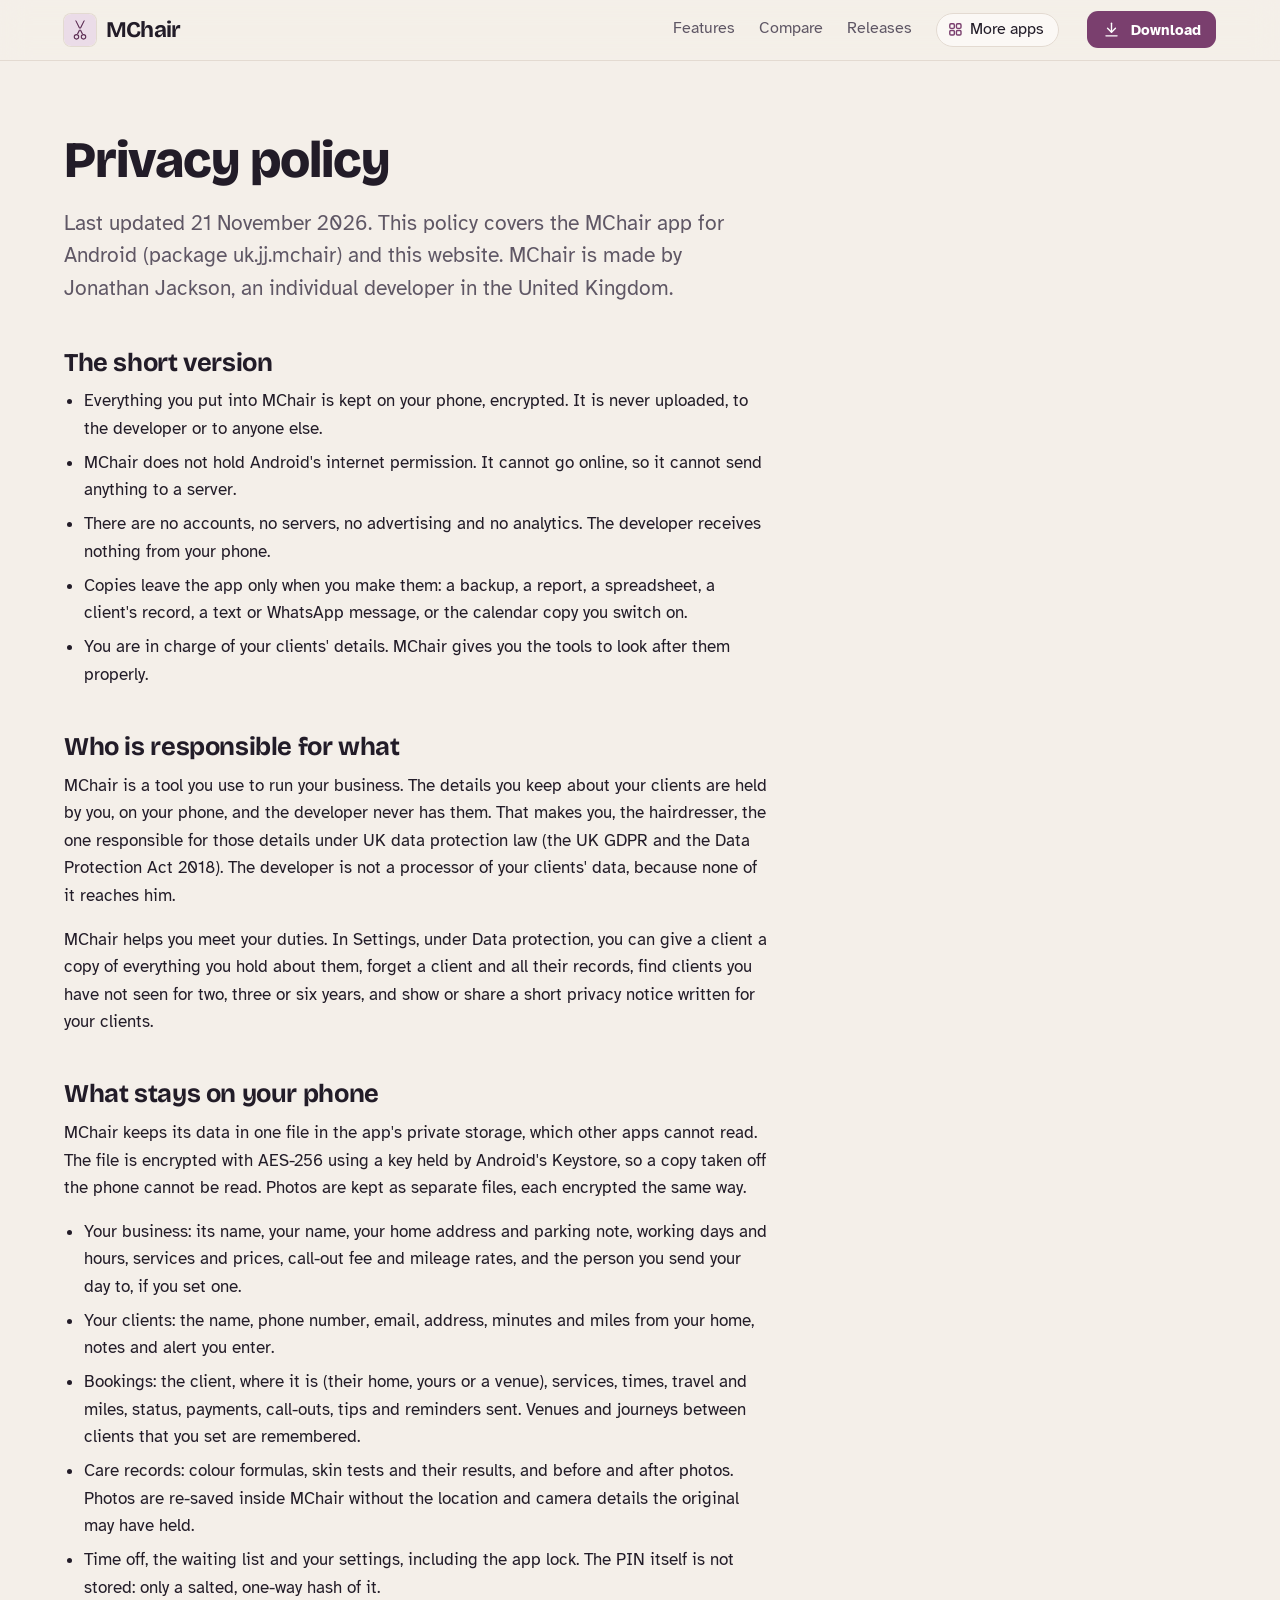
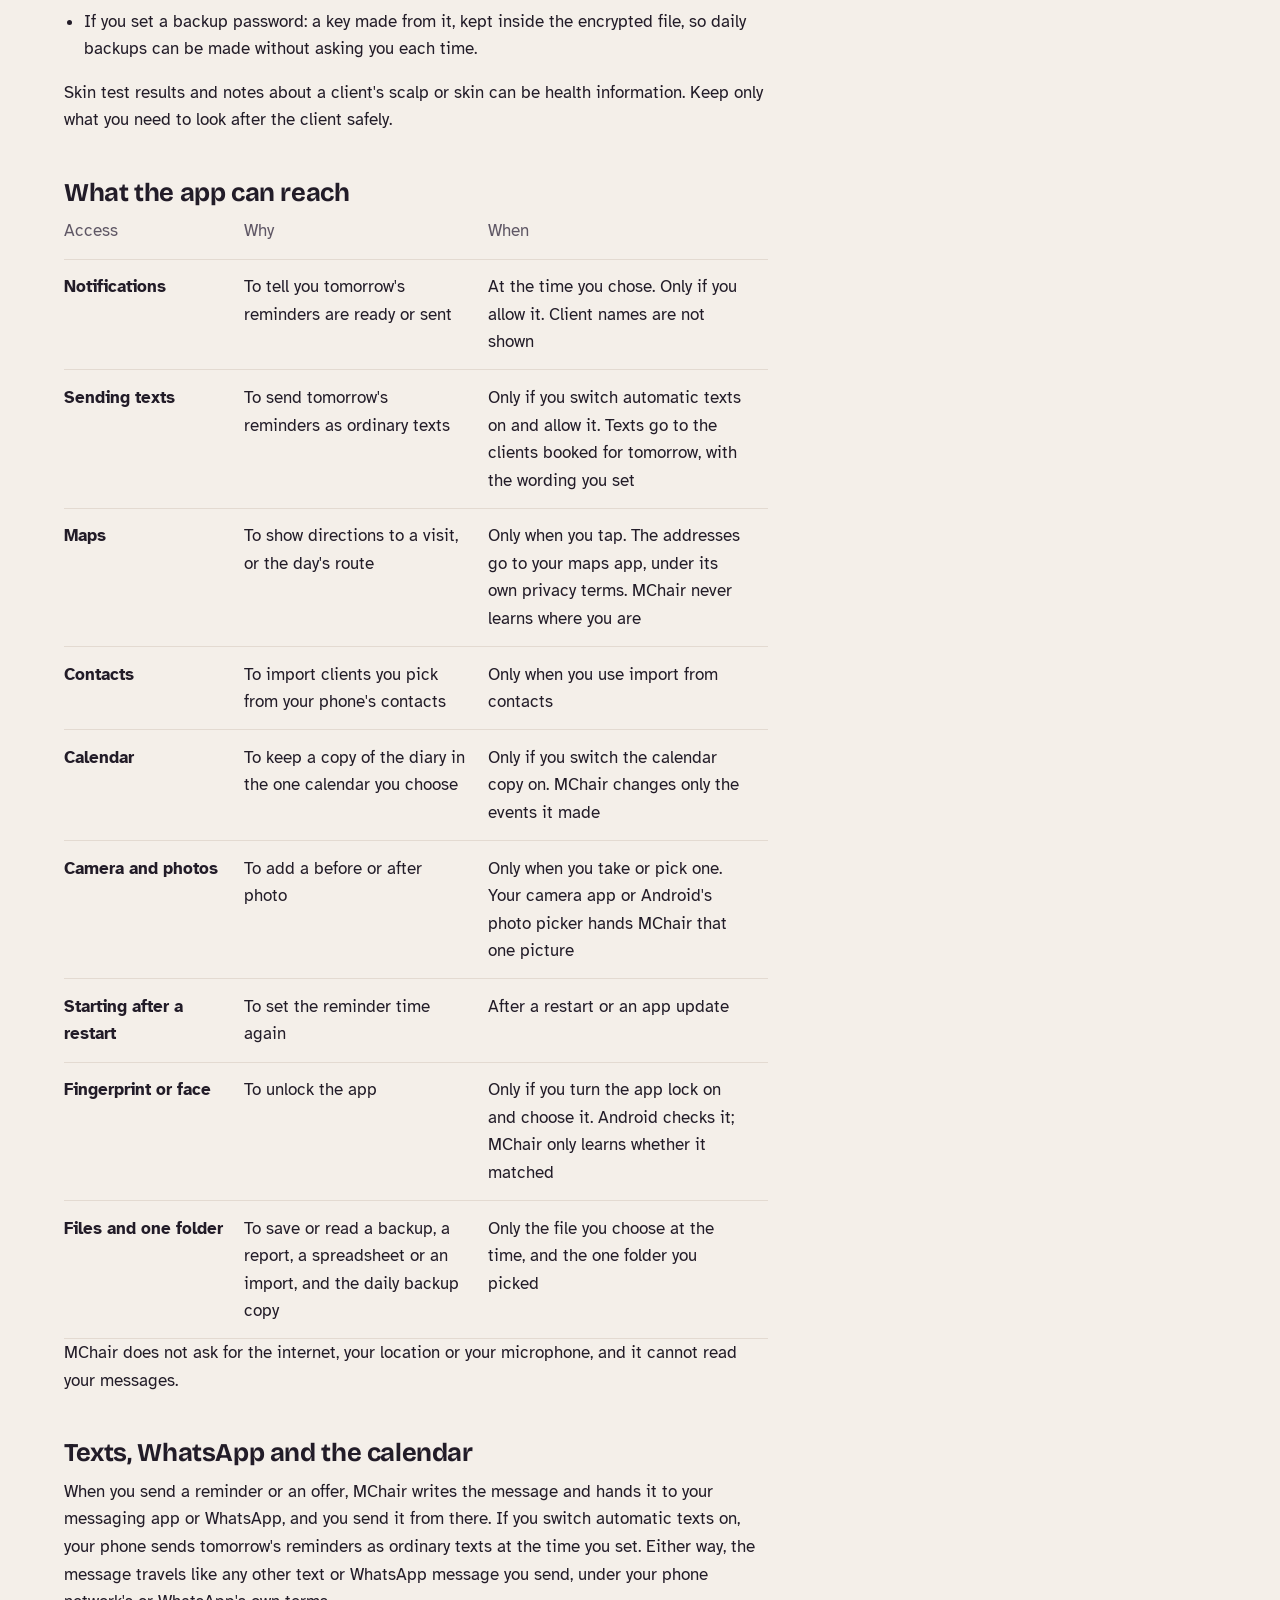
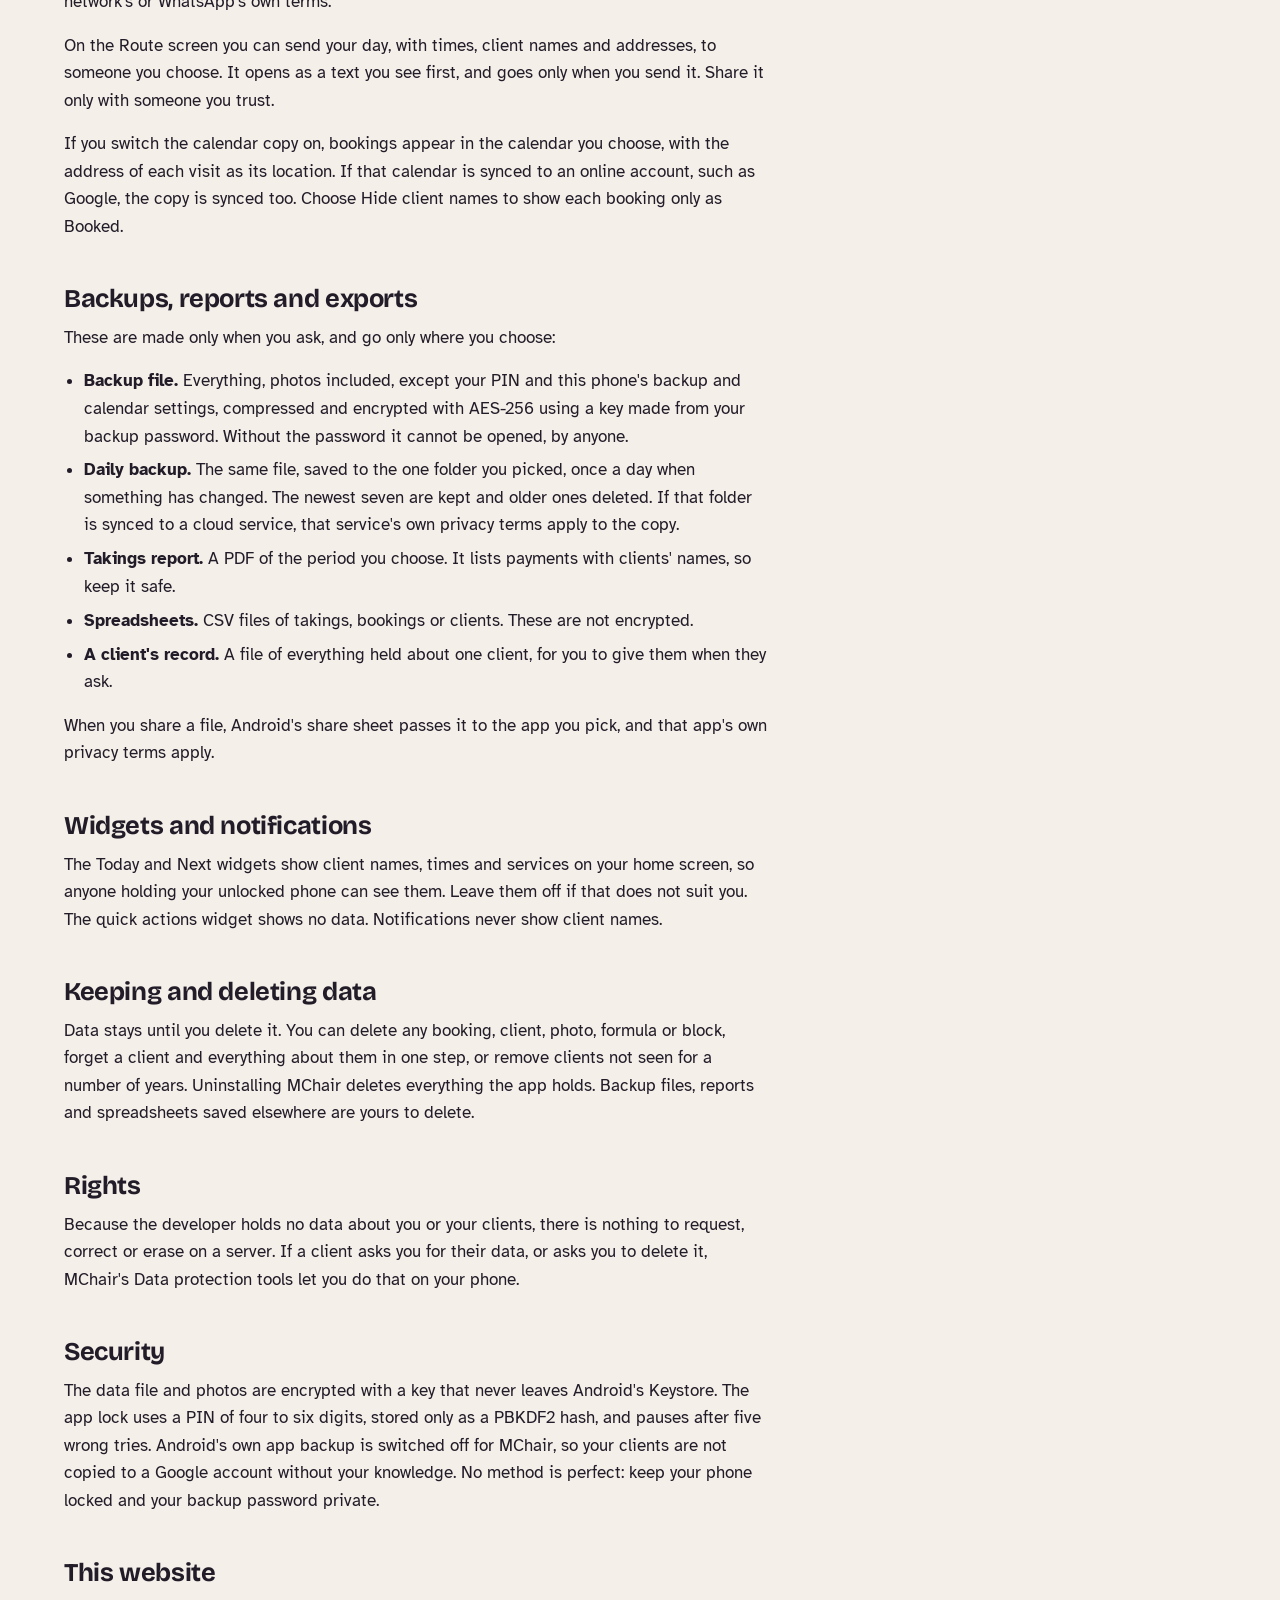
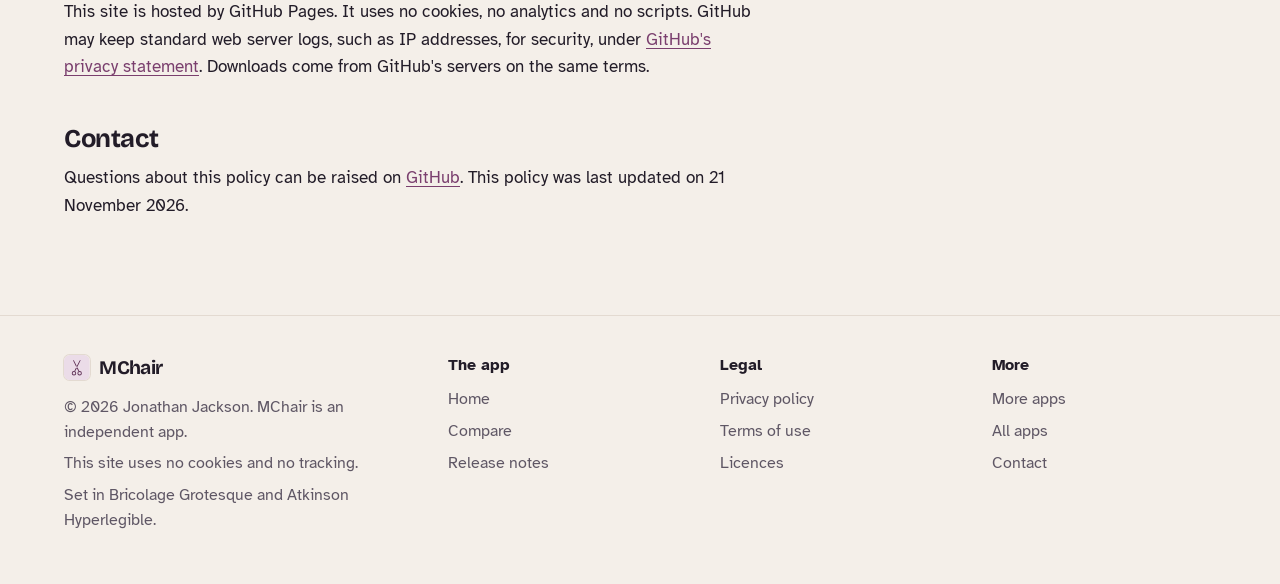
<file: privacy.html>
<!DOCTYPE html>
<html lang="en-GB">
<head>
<meta charset="utf-8">
<meta name="viewport" content="width=device-width, initial-scale=1">
<title>MChair privacy policy</title>
<meta name="description" content="What MChair does with your information: in short, it stays on your phone.">
<meta name="author" content="Jonathan Jackson">
<link rel="canonical" href="https://customgpter.github.io/mchair/privacy.html">
<meta name="theme-color" content="#f4efe9" media="(prefers-color-scheme: light)">
<meta name="theme-color" content="#17141b" media="(prefers-color-scheme: dark)">
<meta property="og:type" content="website">
<meta property="og:site_name" content="MChair">
<meta property="og:title" content="MChair privacy policy">
<meta property="og:description" content="What MChair does with your information: in short, it stays on your phone.">
<meta property="og:url" content="https://customgpter.github.io/mchair/privacy.html">
<meta property="og:image" content="https://customgpter.github.io/mchair/assets/og.png">
<meta property="og:image:width" content="1200">
<meta property="og:image:height" content="630">
<meta property="og:image:alt" content="MChair&#x27;s day view with visits out and clients at home">
<meta property="og:locale" content="en_GB">
<meta name="twitter:card" content="summary_large_image">
<link rel="icon" href="./assets/favicon.svg" type="image/svg+xml">
<link rel="apple-touch-icon" href="./assets/apple-touch-icon.png">
<link rel="preload" href="./assets/fonts/bricolage-grotesque-latin.woff2" as="font" type="font/woff2" crossorigin>
<link rel="preload" href="./assets/fonts/atkinson-hyperlegible-latin-400-normal.woff2" as="font" type="font/woff2" crossorigin>
<link rel="stylesheet" href="./assets/site.css?v=1">
<link rel="stylesheet" href="./assets/house.css?v=1">
<link rel="stylesheet" href="./assets/apps-list.css?v=1">
<script src="./assets/apps-list.js?v=1" defer></script>
</head>
<body>
<a class="skip" href="#main">Skip to content</a>
<header class="masthead">
<div class="wrap">
<a class="brand" href="./" aria-label="MChair home"><svg viewBox="0 0 108 108" aria-hidden="true"><rect width="108" height="108" rx="24" fill="#EBDCE8"/><g transform="translate(54 54) scale(1.25) translate(-54 -52)"><path fill="#5E2F55" fill-rule="evenodd" d="M37 70.5a7.5 7.5 0 1 0 15 0a7.5 7.5 0 1 0-15 0zM40 70.5a4.5 4.5 0 1 0 9 0a4.5 4.5 0 1 0-9 0zM56 70.5a7.5 7.5 0 1 0 15 0a7.5 7.5 0 1 0-15 0zM59 70.5a4.5 4.5 0 1 0 9 0a4.5 4.5 0 1 0-9 0z"/><path fill="#5E2F55" d="M45.2 63.6 49.6 62.2 67.4 25.6 63.6 27.2zM62.8 63.6 58.4 62.2 40.6 25.6 44.4 27.2z"/><circle cx="54" cy="49.8" r="1.8" fill="#EBDCE8"/></g></svg><span>MChair</span></a>
<nav aria-label="Main"><ul><li><a href="./#features">Features</a></li><li><a href="./compare.html">Compare</a></li><li><a href="./releases.html">Releases</a></li><li><a class="more-apps" href="./more-apps.html"><svg class="ico" viewBox="0 0 24 24" aria-hidden="true"><rect x="4" y="4" width="6.5" height="6.5" rx="1.6"/><rect x="13.5" y="4" width="6.5" height="6.5" rx="1.6"/><rect x="4" y="13.5" width="6.5" height="6.5" rx="1.6"/><rect x="13.5" y="13.5" width="6.5" height="6.5" rx="1.6"/></svg>More apps</a></li></ul></nav>
<a class="button small" href="https://github.com/CustomGPTer/mchair/releases/latest/download/MChair.apk"><svg class="ico" viewBox="0 0 24 24" aria-hidden="true"><path d="M12 4v11"/><path d="M7 10.5l5 5 5-5"/><path d="M5 20h14"/></svg>Download</a>
</div>
</header>
<main id="main" class="doc">
<div class="wrap">
<div class="measure">
<h1>Privacy policy</h1>
<p class="lede">Last updated 21 November 2026. This policy covers the MChair app for Android (package uk.jj.mchair) and this website. MChair is made by Jonathan Jackson, an individual developer in the United Kingdom.</p>
<h2 id="short">The short version</h2><ul>
<li>Everything you put into MChair is kept on your phone, encrypted. It is never uploaded, to the developer or to anyone else.</li>
<li>MChair does not hold Android's internet permission. It cannot go online, so it cannot send anything to a server.</li>
<li>There are no accounts, no servers, no advertising and no analytics. The developer receives nothing from your phone.</li>
<li>Copies leave the app only when you make them: a backup, a report, a spreadsheet, a client's record, a text or WhatsApp message, or the calendar copy you switch on.</li>
<li>You are in charge of your clients' details. MChair gives you the tools to look after them properly.</li>
</ul><h2 id="roles">Who is responsible for what</h2><p>MChair is a tool you use to run your business. The details you keep about your clients are held by you, on your phone, and the developer never has them. That makes you, the hairdresser, the one responsible for those details under UK data protection law (the UK GDPR and the Data Protection Act 2018). The developer is not a processor of your clients' data, because none of it reaches him.</p>
<p>MChair helps you meet your duties. In Settings, under Data protection, you can give a client a copy of everything you hold about them, forget a client and all their records, find clients you have not seen for two, three or six years, and show or share a short privacy notice written for your clients.</p><h2 id="kept">What stays on your phone</h2><p>MChair keeps its data in one file in the app's private storage, which other apps cannot read. The file is encrypted with AES-256 using a key held by Android's Keystore, so a copy taken off the phone cannot be read. Photos are kept as separate files, each encrypted the same way.</p>
<ul>
<li>Your business: its name, your name, your home address and parking note, working days and hours, services and prices, call-out fee and mileage rates, and the person you send your day to, if you set one.</li>
<li>Your clients: the name, phone number, email, address, minutes and miles from your home, notes and alert you enter.</li>
<li>Bookings: the client, where it is (their home, yours or a venue), services, times, travel and miles, status, payments, call-outs, tips and reminders sent. Venues and journeys between clients that you set are remembered.</li>
<li>Care records: colour formulas, skin tests and their results, and before and after photos. Photos are re-saved inside MChair without the location and camera details the original may have held.</li>
<li>Time off, the waiting list and your settings, including the app lock. The PIN itself is not stored: only a salted, one-way hash of it.</li>
<li>If you set a backup password: a key made from it, kept inside the encrypted file, so daily backups can be made without asking you each time.</li>
</ul>
<p>Skin test results and notes about a client's scalp or skin can be health information. Keep only what you need to look after the client safely.</p><h2 id="reach">What the app can reach</h2><table>
<thead><tr><th scope="col">Access</th><th scope="col">Why</th><th scope="col">When</th></tr></thead>
<tbody>
<tr><th scope="row">Notifications</th><td>To tell you tomorrow's reminders are ready or sent</td><td>At the time you chose. Only if you allow it. Client names are not shown</td></tr>
<tr><th scope="row">Sending texts</th><td>To send tomorrow's reminders as ordinary texts</td><td>Only if you switch automatic texts on and allow it. Texts go to the clients booked for tomorrow, with the wording you set</td></tr>
<tr><th scope="row">Maps</th><td>To show directions to a visit, or the day's route</td><td>Only when you tap. The addresses go to your maps app, under its own privacy terms. MChair never learns where you are</td></tr>
<tr><th scope="row">Contacts</th><td>To import clients you pick from your phone's contacts</td><td>Only when you use import from contacts</td></tr>
<tr><th scope="row">Calendar</th><td>To keep a copy of the diary in the one calendar you choose</td><td>Only if you switch the calendar copy on. MChair changes only the events it made</td></tr>
<tr><th scope="row">Camera and photos</th><td>To add a before or after photo</td><td>Only when you take or pick one. Your camera app or Android's photo picker hands MChair that one picture</td></tr>
<tr><th scope="row">Starting after a restart</th><td>To set the reminder time again</td><td>After a restart or an app update</td></tr>
<tr><th scope="row">Fingerprint or face</th><td>To unlock the app</td><td>Only if you turn the app lock on and choose it. Android checks it; MChair only learns whether it matched</td></tr>
<tr><th scope="row">Files and one folder</th><td>To save or read a backup, a report, a spreadsheet or an import, and the daily backup copy</td><td>Only the file you choose at the time, and the one folder you picked</td></tr>
</tbody></table>
<p>MChair does not ask for the internet, your location or your microphone, and it cannot read your messages.</p><h2 id="messages">Texts, WhatsApp and the calendar</h2><p>When you send a reminder or an offer, MChair writes the message and hands it to your messaging app or WhatsApp, and you send it from there. If you switch automatic texts on, your phone sends tomorrow's reminders as ordinary texts at the time you set. Either way, the message travels like any other text or WhatsApp message you send, under your phone network's or WhatsApp's own terms.</p>
<p>On the Route screen you can send your day, with times, client names and addresses, to someone you choose. It opens as a text you see first, and goes only when you send it. Share it only with someone you trust.</p>
<p>If you switch the calendar copy on, bookings appear in the calendar you choose, with the address of each visit as its location. If that calendar is synced to an online account, such as Google, the copy is synced too. Choose Hide client names to show each booking only as Booked.</p><h2 id="copies">Backups, reports and exports</h2><p>These are made only when you ask, and go only where you choose:</p>
<ul>
<li><strong>Backup file.</strong> Everything, photos included, except your PIN and this phone's backup and calendar settings, compressed and encrypted with AES-256 using a key made from your backup password. Without the password it cannot be opened, by anyone.</li>
<li><strong>Daily backup.</strong> The same file, saved to the one folder you picked, once a day when something has changed. The newest seven are kept and older ones deleted. If that folder is synced to a cloud service, that service's own privacy terms apply to the copy.</li>
<li><strong>Takings report.</strong> A PDF of the period you choose. It lists payments with clients' names, so keep it safe.</li>
<li><strong>Spreadsheets.</strong> CSV files of takings, bookings or clients. These are not encrypted.</li>
<li><strong>A client's record.</strong> A file of everything held about one client, for you to give them when they ask.</li>
</ul>
<p>When you share a file, Android's share sheet passes it to the app you pick, and that app's own privacy terms apply.</p><h2 id="widgets">Widgets and notifications</h2><p>The Today and Next widgets show client names, times and services on your home screen, so anyone holding your unlocked phone can see them. Leave them off if that does not suit you. The quick actions widget shows no data. Notifications never show client names.</p><h2 id="deleting">Keeping and deleting data</h2><p>Data stays until you delete it. You can delete any booking, client, photo, formula or block, forget a client and everything about them in one step, or remove clients not seen for a number of years. Uninstalling MChair deletes everything the app holds. Backup files, reports and spreadsheets saved elsewhere are yours to delete.</p><h2 id="rights">Rights</h2><p>Because the developer holds no data about you or your clients, there is nothing to request, correct or erase on a server. If a client asks you for their data, or asks you to delete it, MChair's Data protection tools let you do that on your phone.</p><h2 id="security">Security</h2><p>The data file and photos are encrypted with a key that never leaves Android's Keystore. The app lock uses a PIN of four to six digits, stored only as a PBKDF2 hash, and pauses after five wrong tries. Android's own app backup is switched off for MChair, so your clients are not copied to a Google account without your knowledge. No method is perfect: keep your phone locked and your backup password private.</p><h2 id="website">This website</h2><p>This site is hosted by GitHub Pages. It uses no cookies, no analytics and no scripts. GitHub may keep standard web server logs, such as IP addresses, for security, under <a href="https://docs.github.com/en/site-policy/privacy-policies/github-general-privacy-statement">GitHub's privacy statement</a>. Downloads come from GitHub's servers on the same terms.</p>
<h2 id="contact">Contact</h2>
<p>Questions about this policy can be raised on <a href="https://github.com/CustomGPTer/mchair/issues">GitHub</a>. This policy was last updated on 21 November 2026.</p>
</div>
</div>
</main>
<footer class="colophon">
<div class="wrap">
<div>
<a class="brand" href="./" aria-label="MChair home"><svg viewBox="0 0 108 108" aria-hidden="true"><rect width="108" height="108" rx="24" fill="#EBDCE8"/><g transform="translate(54 54) scale(1.25) translate(-54 -52)"><path fill="#5E2F55" fill-rule="evenodd" d="M37 70.5a7.5 7.5 0 1 0 15 0a7.5 7.5 0 1 0-15 0zM40 70.5a4.5 4.5 0 1 0 9 0a4.5 4.5 0 1 0-9 0zM56 70.5a7.5 7.5 0 1 0 15 0a7.5 7.5 0 1 0-15 0zM59 70.5a4.5 4.5 0 1 0 9 0a4.5 4.5 0 1 0-9 0z"/><path fill="#5E2F55" d="M45.2 63.6 49.6 62.2 67.4 25.6 63.6 27.2zM62.8 63.6 58.4 62.2 40.6 25.6 44.4 27.2z"/><circle cx="54" cy="49.8" r="1.8" fill="#EBDCE8"/></g></svg><span>MChair</span></a>
<p>&copy; 2026 Jonathan Jackson. MChair is an independent app.</p>
<p>This site uses no cookies and no tracking.</p>
<p>Set in Bricolage Grotesque and Atkinson Hyperlegible.</p>
</div>
<nav aria-label="The app"><h2>The app</h2><ul>
<li><a href="./">Home</a></li>
<li><a href="./compare.html">Compare</a></li>
<li><a href="./releases.html">Release notes</a></li>

</ul></nav>
<nav aria-label="Legal"><h2>Legal</h2><ul>
<li><a href="./privacy.html">Privacy policy</a></li>
<li><a href="./terms.html">Terms of use</a></li>
<li><a href="./licences.html">Licences</a></li>
</ul></nav>
<nav aria-label="More"><h2>More</h2><ul>
<li><a href="./more-apps.html">More apps</a></li>
<li><a href="https://customgpter.github.io/">All apps</a></li>
<li><a href="https://github.com/CustomGPTer/mchair/issues">Contact</a></li>
</ul></nav>
</div>
</footer>
</body>
</html>
</file>
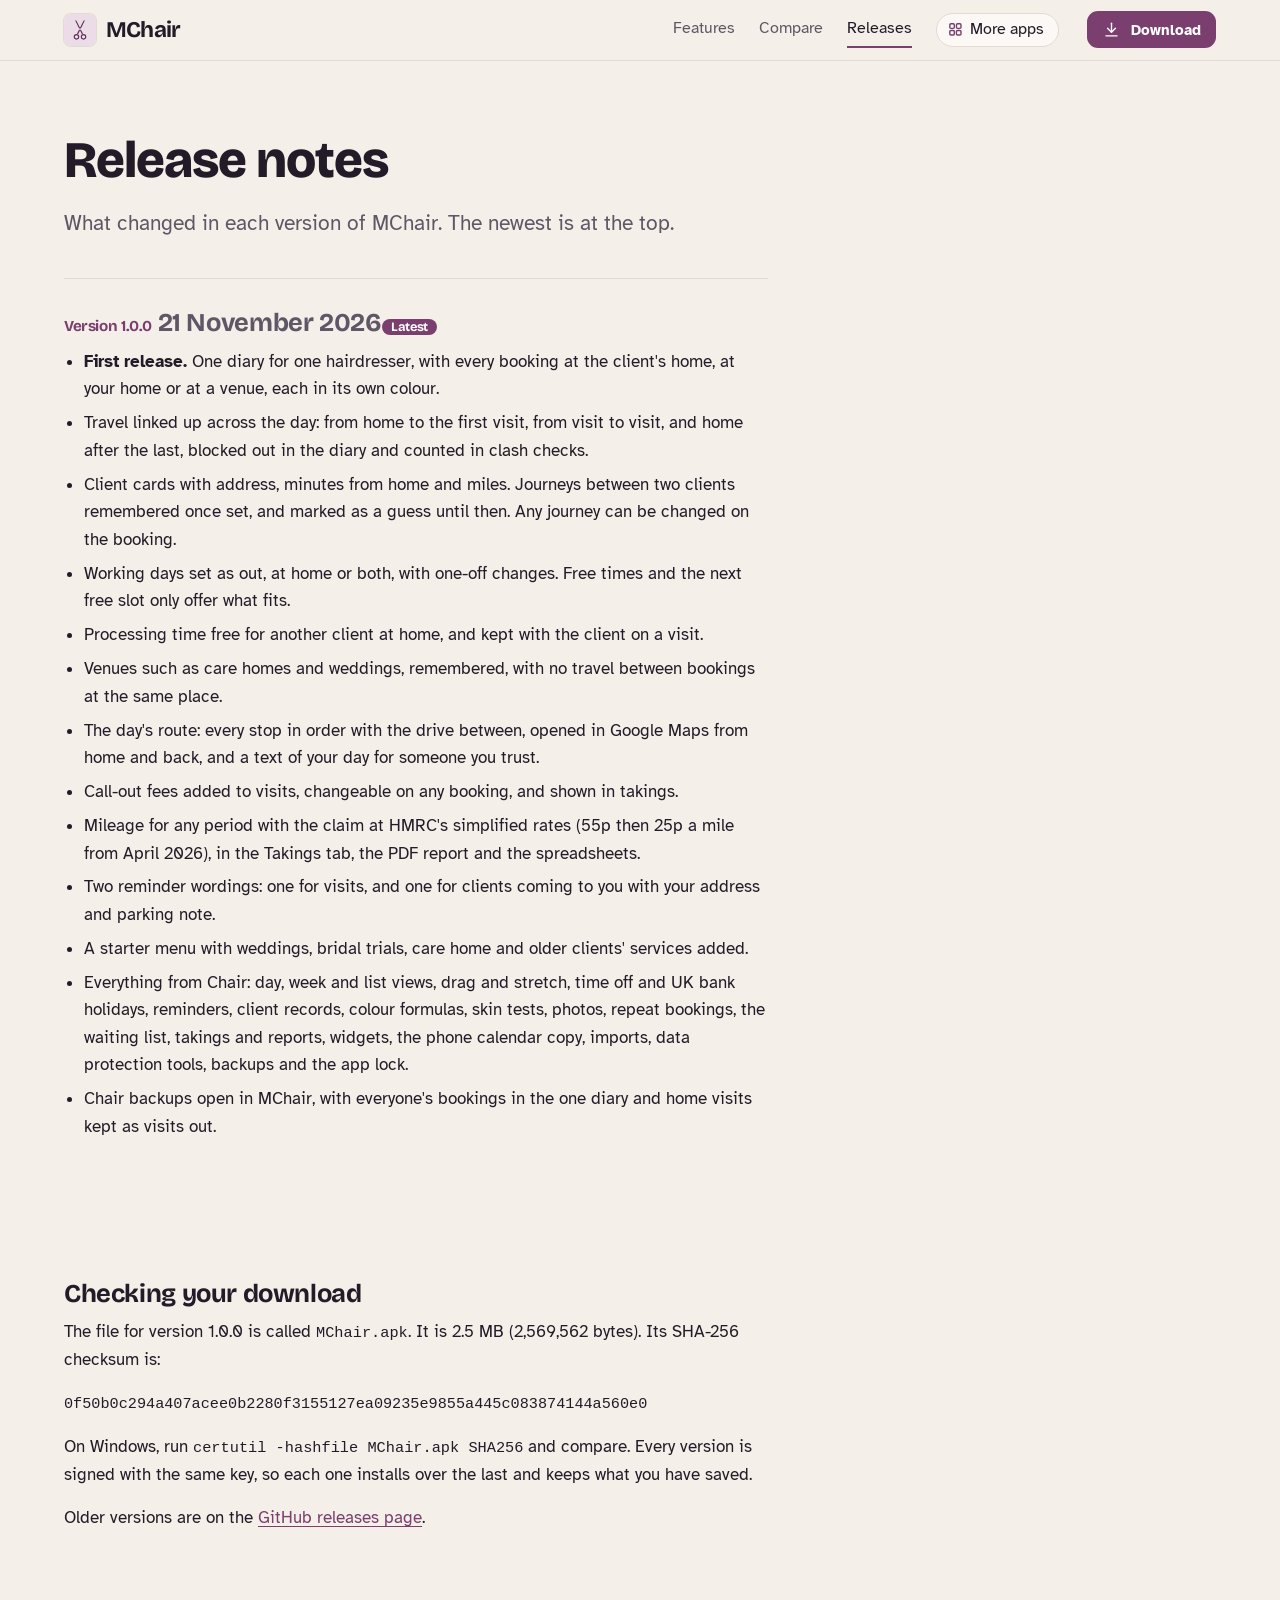
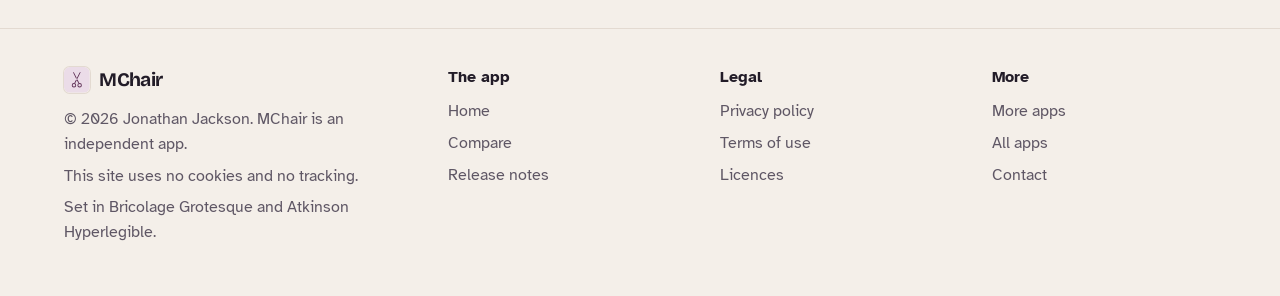
<file: releases.html>
<!DOCTYPE html>
<html lang="en-GB">
<head>
<meta charset="utf-8">
<meta name="viewport" content="width=device-width, initial-scale=1">
<title>MChair release notes</title>
<meta name="description" content="What changed in each version of MChair, with the file size and checksum to check your download.">
<meta name="author" content="Jonathan Jackson">
<link rel="canonical" href="https://customgpter.github.io/mchair/releases.html">
<meta name="theme-color" content="#f4efe9" media="(prefers-color-scheme: light)">
<meta name="theme-color" content="#17141b" media="(prefers-color-scheme: dark)">
<meta property="og:type" content="website">
<meta property="og:site_name" content="MChair">
<meta property="og:title" content="MChair release notes">
<meta property="og:description" content="What changed in each version of MChair, with the file size and checksum to check your download.">
<meta property="og:url" content="https://customgpter.github.io/mchair/releases.html">
<meta property="og:image" content="https://customgpter.github.io/mchair/assets/og.png">
<meta property="og:image:width" content="1200">
<meta property="og:image:height" content="630">
<meta property="og:image:alt" content="MChair&#x27;s day view with visits out and clients at home">
<meta property="og:locale" content="en_GB">
<meta name="twitter:card" content="summary_large_image">
<link rel="icon" href="./assets/favicon.svg" type="image/svg+xml">
<link rel="apple-touch-icon" href="./assets/apple-touch-icon.png">
<link rel="preload" href="./assets/fonts/bricolage-grotesque-latin.woff2" as="font" type="font/woff2" crossorigin>
<link rel="preload" href="./assets/fonts/atkinson-hyperlegible-latin-400-normal.woff2" as="font" type="font/woff2" crossorigin>
<link rel="stylesheet" href="./assets/site.css?v=1">
<link rel="stylesheet" href="./assets/house.css?v=1">
<link rel="stylesheet" href="./assets/apps-list.css?v=1">
<script src="./assets/apps-list.js?v=1" defer></script>
</head>
<body>
<a class="skip" href="#main">Skip to content</a>
<header class="masthead">
<div class="wrap">
<a class="brand" href="./" aria-label="MChair home"><svg viewBox="0 0 108 108" aria-hidden="true"><rect width="108" height="108" rx="24" fill="#EBDCE8"/><g transform="translate(54 54) scale(1.25) translate(-54 -52)"><path fill="#5E2F55" fill-rule="evenodd" d="M37 70.5a7.5 7.5 0 1 0 15 0a7.5 7.5 0 1 0-15 0zM40 70.5a4.5 4.5 0 1 0 9 0a4.5 4.5 0 1 0-9 0zM56 70.5a7.5 7.5 0 1 0 15 0a7.5 7.5 0 1 0-15 0zM59 70.5a4.5 4.5 0 1 0 9 0a4.5 4.5 0 1 0-9 0z"/><path fill="#5E2F55" d="M45.2 63.6 49.6 62.2 67.4 25.6 63.6 27.2zM62.8 63.6 58.4 62.2 40.6 25.6 44.4 27.2z"/><circle cx="54" cy="49.8" r="1.8" fill="#EBDCE8"/></g></svg><span>MChair</span></a>
<nav aria-label="Main"><ul><li><a href="./#features">Features</a></li><li><a href="./compare.html">Compare</a></li><li><a href="./releases.html" aria-current="page">Releases</a></li><li><a class="more-apps" href="./more-apps.html"><svg class="ico" viewBox="0 0 24 24" aria-hidden="true"><rect x="4" y="4" width="6.5" height="6.5" rx="1.6"/><rect x="13.5" y="4" width="6.5" height="6.5" rx="1.6"/><rect x="4" y="13.5" width="6.5" height="6.5" rx="1.6"/><rect x="13.5" y="13.5" width="6.5" height="6.5" rx="1.6"/></svg>More apps</a></li></ul></nav>
<a class="button small" href="https://github.com/CustomGPTer/mchair/releases/latest/download/MChair.apk"><svg class="ico" viewBox="0 0 24 24" aria-hidden="true"><path d="M12 4v11"/><path d="M7 10.5l5 5 5-5"/><path d="M5 20h14"/></svg>Download</a>
</div>
</header>
<main id="main" class="doc">
<div class="wrap">
<div class="measure">
<h1>Release notes</h1>
<p class="lede">What changed in each version of MChair. The newest is at the top.</p>
<section class="release" id="v1.0.0"><h2><span class="ver">Version 1.0.0</span> <span class="when">21 November 2026</span><span class="tag">Latest</span></h2><ul><li><b>First release.</b> One diary for one hairdresser, with every booking at the client&#x27;s home, at your home or at a venue, each in its own colour.</li><li>Travel linked up across the day: from home to the first visit, from visit to visit, and home after the last, blocked out in the diary and counted in clash checks.</li><li>Client cards with address, minutes from home and miles. Journeys between two clients remembered once set, and marked as a guess until then. Any journey can be changed on the booking.</li><li>Working days set as out, at home or both, with one-off changes. Free times and the next free slot only offer what fits.</li><li>Processing time free for another client at home, and kept with the client on a visit.</li><li>Venues such as care homes and weddings, remembered, with no travel between bookings at the same place.</li><li>The day&#x27;s route: every stop in order with the drive between, opened in Google Maps from home and back, and a text of your day for someone you trust.</li><li>Call-out fees added to visits, changeable on any booking, and shown in takings.</li><li>Mileage for any period with the claim at HMRC&#x27;s simplified rates (55p then 25p a mile from April 2026), in the Takings tab, the PDF report and the spreadsheets.</li><li>Two reminder wordings: one for visits, and one for clients coming to you with your address and parking note.</li><li>A starter menu with weddings, bridal trials, care home and older clients&#x27; services added.</li><li>Everything from Chair: day, week and list views, drag and stretch, time off and UK bank holidays, reminders, client records, colour formulas, skin tests, photos, repeat bookings, the waiting list, takings and reports, widgets, the phone calendar copy, imports, data protection tools, backups and the app lock.</li><li>Chair backups open in MChair, with everyone&#x27;s bookings in the one diary and home visits kept as visits out.</li></ul></section>
<h2 id="checking">Checking your download</h2>
<p>The file for version 1.0.0 is called <code>MChair.apk</code>. It is 2.5 MB (2,569,562 bytes). Its SHA-256 checksum is:</p>
<p><code class="sum">0f50b0c294a407acee0b2280f3155127ea09235e9855a445c083874144a560e0</code></p>
<p>On Windows, run <code>certutil -hashfile MChair.apk SHA256</code> and compare. Every version is signed with the same key, so each one installs over the last and keeps what you have saved.</p>
<p>Older versions are on the <a href="https://github.com/CustomGPTer/mchair/releases">GitHub releases page</a>.</p>
</div>
</div>
</main>
<footer class="colophon">
<div class="wrap">
<div>
<a class="brand" href="./" aria-label="MChair home"><svg viewBox="0 0 108 108" aria-hidden="true"><rect width="108" height="108" rx="24" fill="#EBDCE8"/><g transform="translate(54 54) scale(1.25) translate(-54 -52)"><path fill="#5E2F55" fill-rule="evenodd" d="M37 70.5a7.5 7.5 0 1 0 15 0a7.5 7.5 0 1 0-15 0zM40 70.5a4.5 4.5 0 1 0 9 0a4.5 4.5 0 1 0-9 0zM56 70.5a7.5 7.5 0 1 0 15 0a7.5 7.5 0 1 0-15 0zM59 70.5a4.5 4.5 0 1 0 9 0a4.5 4.5 0 1 0-9 0z"/><path fill="#5E2F55" d="M45.2 63.6 49.6 62.2 67.4 25.6 63.6 27.2zM62.8 63.6 58.4 62.2 40.6 25.6 44.4 27.2z"/><circle cx="54" cy="49.8" r="1.8" fill="#EBDCE8"/></g></svg><span>MChair</span></a>
<p>&copy; 2026 Jonathan Jackson. MChair is an independent app.</p>
<p>This site uses no cookies and no tracking.</p>
<p>Set in Bricolage Grotesque and Atkinson Hyperlegible.</p>
</div>
<nav aria-label="The app"><h2>The app</h2><ul>
<li><a href="./">Home</a></li>
<li><a href="./compare.html">Compare</a></li>
<li><a href="./releases.html">Release notes</a></li>

</ul></nav>
<nav aria-label="Legal"><h2>Legal</h2><ul>
<li><a href="./privacy.html">Privacy policy</a></li>
<li><a href="./terms.html">Terms of use</a></li>
<li><a href="./licences.html">Licences</a></li>
</ul></nav>
<nav aria-label="More"><h2>More</h2><ul>
<li><a href="./more-apps.html">More apps</a></li>
<li><a href="https://customgpter.github.io/">All apps</a></li>
<li><a href="https://github.com/CustomGPTer/mchair/issues">Contact</a></li>
</ul></nav>
</div>
</footer>
</body>
</html>
</file>
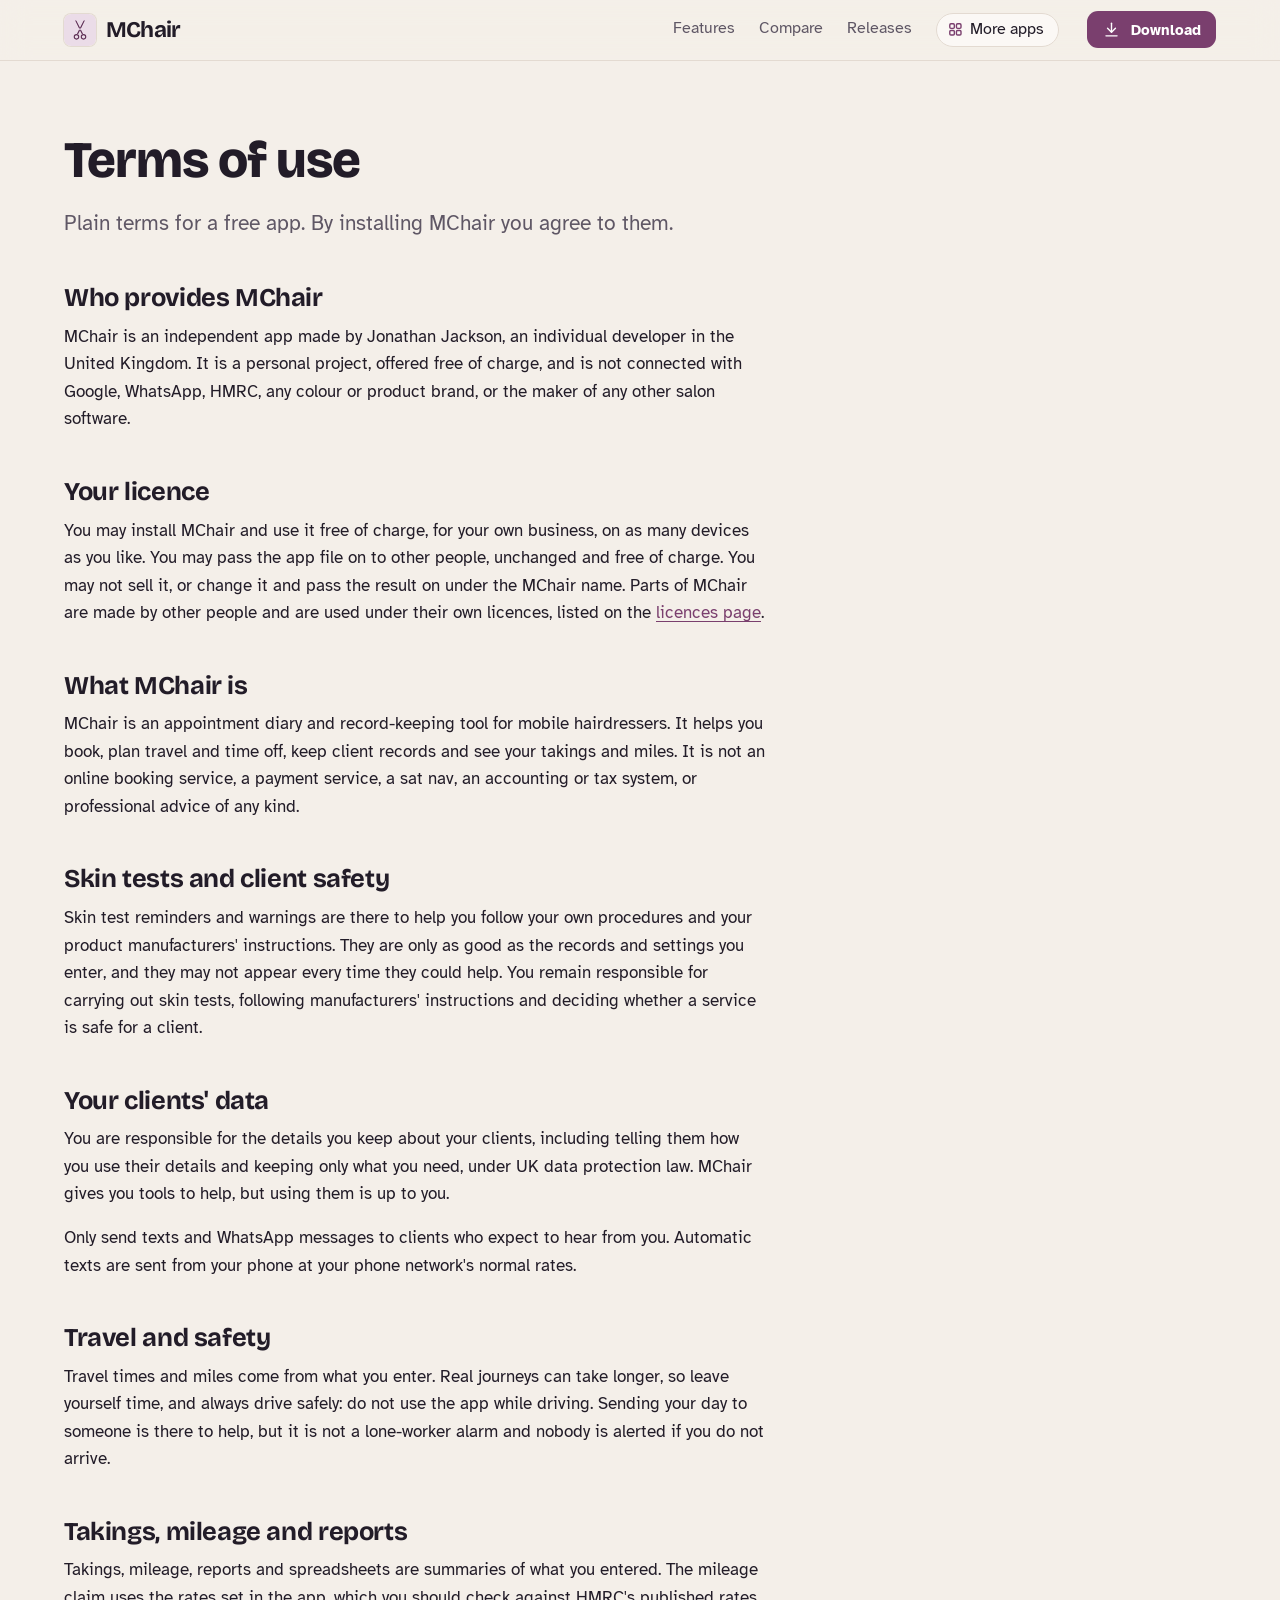
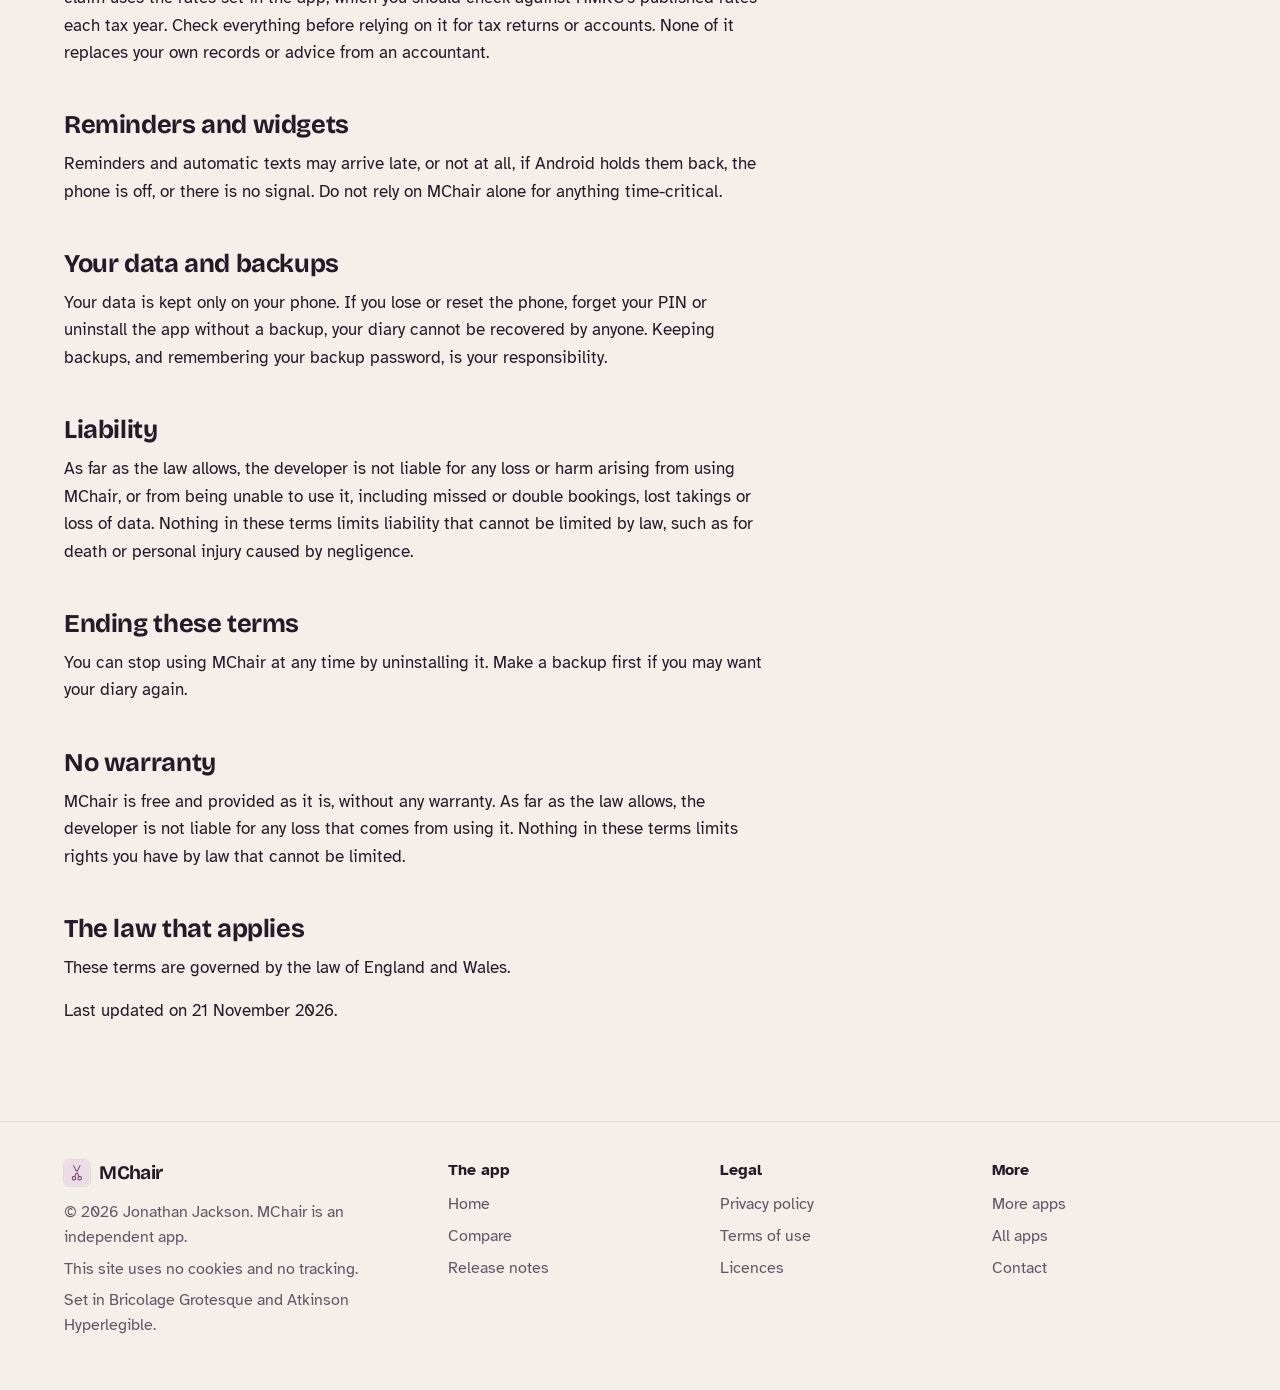
<file: terms.html>
<!DOCTYPE html>
<html lang="en-GB">
<head>
<meta charset="utf-8">
<meta name="viewport" content="width=device-width, initial-scale=1">
<title>MChair terms of use</title>
<meta name="description" content="The terms for using MChair.">
<meta name="author" content="Jonathan Jackson">
<link rel="canonical" href="https://customgpter.github.io/mchair/terms.html">
<meta name="theme-color" content="#f4efe9" media="(prefers-color-scheme: light)">
<meta name="theme-color" content="#17141b" media="(prefers-color-scheme: dark)">
<meta property="og:type" content="website">
<meta property="og:site_name" content="MChair">
<meta property="og:title" content="MChair terms of use">
<meta property="og:description" content="The terms for using MChair.">
<meta property="og:url" content="https://customgpter.github.io/mchair/terms.html">
<meta property="og:image" content="https://customgpter.github.io/mchair/assets/og.png">
<meta property="og:image:width" content="1200">
<meta property="og:image:height" content="630">
<meta property="og:image:alt" content="MChair&#x27;s day view with visits out and clients at home">
<meta property="og:locale" content="en_GB">
<meta name="twitter:card" content="summary_large_image">
<link rel="icon" href="./assets/favicon.svg" type="image/svg+xml">
<link rel="apple-touch-icon" href="./assets/apple-touch-icon.png">
<link rel="preload" href="./assets/fonts/bricolage-grotesque-latin.woff2" as="font" type="font/woff2" crossorigin>
<link rel="preload" href="./assets/fonts/atkinson-hyperlegible-latin-400-normal.woff2" as="font" type="font/woff2" crossorigin>
<link rel="stylesheet" href="./assets/site.css?v=1">
<link rel="stylesheet" href="./assets/house.css?v=1">
<link rel="stylesheet" href="./assets/apps-list.css?v=1">
<script src="./assets/apps-list.js?v=1" defer></script>
</head>
<body>
<a class="skip" href="#main">Skip to content</a>
<header class="masthead">
<div class="wrap">
<a class="brand" href="./" aria-label="MChair home"><svg viewBox="0 0 108 108" aria-hidden="true"><rect width="108" height="108" rx="24" fill="#EBDCE8"/><g transform="translate(54 54) scale(1.25) translate(-54 -52)"><path fill="#5E2F55" fill-rule="evenodd" d="M37 70.5a7.5 7.5 0 1 0 15 0a7.5 7.5 0 1 0-15 0zM40 70.5a4.5 4.5 0 1 0 9 0a4.5 4.5 0 1 0-9 0zM56 70.5a7.5 7.5 0 1 0 15 0a7.5 7.5 0 1 0-15 0zM59 70.5a4.5 4.5 0 1 0 9 0a4.5 4.5 0 1 0-9 0z"/><path fill="#5E2F55" d="M45.2 63.6 49.6 62.2 67.4 25.6 63.6 27.2zM62.8 63.6 58.4 62.2 40.6 25.6 44.4 27.2z"/><circle cx="54" cy="49.8" r="1.8" fill="#EBDCE8"/></g></svg><span>MChair</span></a>
<nav aria-label="Main"><ul><li><a href="./#features">Features</a></li><li><a href="./compare.html">Compare</a></li><li><a href="./releases.html">Releases</a></li><li><a class="more-apps" href="./more-apps.html"><svg class="ico" viewBox="0 0 24 24" aria-hidden="true"><rect x="4" y="4" width="6.5" height="6.5" rx="1.6"/><rect x="13.5" y="4" width="6.5" height="6.5" rx="1.6"/><rect x="4" y="13.5" width="6.5" height="6.5" rx="1.6"/><rect x="13.5" y="13.5" width="6.5" height="6.5" rx="1.6"/></svg>More apps</a></li></ul></nav>
<a class="button small" href="https://github.com/CustomGPTer/mchair/releases/latest/download/MChair.apk"><svg class="ico" viewBox="0 0 24 24" aria-hidden="true"><path d="M12 4v11"/><path d="M7 10.5l5 5 5-5"/><path d="M5 20h14"/></svg>Download</a>
</div>
</header>
<main id="main" class="doc">
<div class="wrap">
<div class="measure">
<h1>Terms of use</h1>
<p class="lede">Plain terms for a free app. By installing MChair you agree to them.</p>
<h2 id="who">Who provides MChair</h2><p>MChair is an independent app made by Jonathan Jackson, an individual developer in the United Kingdom. It is a personal project, offered free of charge, and is not connected with Google, WhatsApp, HMRC, any colour or product brand, or the maker of any other salon software.</p><h2 id="licence">Your licence</h2><p>You may install MChair and use it free of charge, for your own business, on as many devices as you like. You may pass the app file on to other people, unchanged and free of charge. You may not sell it, or change it and pass the result on under the MChair name. Parts of MChair are made by other people and are used under their own licences, listed on the <a href="licences.html">licences page</a>.</p><h2 id="what">What MChair is</h2><p>MChair is an appointment diary and record-keeping tool for mobile hairdressers. It helps you book, plan travel and time off, keep client records and see your takings and miles. It is not an online booking service, a payment service, a sat nav, an accounting or tax system, or professional advice of any kind.</p><h2 id="safety">Skin tests and client safety</h2><p>Skin test reminders and warnings are there to help you follow your own procedures and your product manufacturers' instructions. They are only as good as the records and settings you enter, and they may not appear every time they could help. You remain responsible for carrying out skin tests, following manufacturers' instructions and deciding whether a service is safe for a client.</p><h2 id="clients">Your clients&#x27; data</h2><p>You are responsible for the details you keep about your clients, including telling them how you use their details and keeping only what you need, under UK data protection law. MChair gives you tools to help, but using them is up to you.</p>
<p>Only send texts and WhatsApp messages to clients who expect to hear from you. Automatic texts are sent from your phone at your phone network's normal rates.</p><h2 id="travel">Travel and safety</h2><p>Travel times and miles come from what you enter. Real journeys can take longer, so leave yourself time, and always drive safely: do not use the app while driving. Sending your day to someone is there to help, but it is not a lone-worker alarm and nobody is alerted if you do not arrive.</p><h2 id="money">Takings, mileage and reports</h2><p>Takings, mileage, reports and spreadsheets are summaries of what you entered. The mileage claim uses the rates set in the app, which you should check against HMRC's published rates each tax year. Check everything before relying on it for tax returns or accounts. None of it replaces your own records or advice from an accountant.</p><h2 id="reminders">Reminders and widgets</h2><p>Reminders and automatic texts may arrive late, or not at all, if Android holds them back, the phone is off, or there is no signal. Do not rely on MChair alone for anything time-critical.</p><h2 id="data">Your data and backups</h2><p>Your data is kept only on your phone. If you lose or reset the phone, forget your PIN or uninstall the app without a backup, your diary cannot be recovered by anyone. Keeping backups, and remembering your backup password, is your responsibility.</p><h2 id="liability">Liability</h2><p>As far as the law allows, the developer is not liable for any loss or harm arising from using MChair, or from being unable to use it, including missed or double bookings, lost takings or loss of data. Nothing in these terms limits liability that cannot be limited by law, such as for death or personal injury caused by negligence.</p><h2 id="ending">Ending these terms</h2><p>You can stop using MChair at any time by uninstalling it. Make a backup first if you may want your diary again.</p>
<h2 id="no-warranty">No warranty</h2>
<p>MChair is free and provided as it is, without any warranty. As far as the law allows, the developer is not liable for any loss that comes from using it. Nothing in these terms limits rights you have by law that cannot be limited.</p>
<h2 id="governing">The law that applies</h2>
<p>These terms are governed by the law of England and Wales.</p>
<p>Last updated on 21 November 2026.</p>
</div>
</div>
</main>
<footer class="colophon">
<div class="wrap">
<div>
<a class="brand" href="./" aria-label="MChair home"><svg viewBox="0 0 108 108" aria-hidden="true"><rect width="108" height="108" rx="24" fill="#EBDCE8"/><g transform="translate(54 54) scale(1.25) translate(-54 -52)"><path fill="#5E2F55" fill-rule="evenodd" d="M37 70.5a7.5 7.5 0 1 0 15 0a7.5 7.5 0 1 0-15 0zM40 70.5a4.5 4.5 0 1 0 9 0a4.5 4.5 0 1 0-9 0zM56 70.5a7.5 7.5 0 1 0 15 0a7.5 7.5 0 1 0-15 0zM59 70.5a4.5 4.5 0 1 0 9 0a4.5 4.5 0 1 0-9 0z"/><path fill="#5E2F55" d="M45.2 63.6 49.6 62.2 67.4 25.6 63.6 27.2zM62.8 63.6 58.4 62.2 40.6 25.6 44.4 27.2z"/><circle cx="54" cy="49.8" r="1.8" fill="#EBDCE8"/></g></svg><span>MChair</span></a>
<p>&copy; 2026 Jonathan Jackson. MChair is an independent app.</p>
<p>This site uses no cookies and no tracking.</p>
<p>Set in Bricolage Grotesque and Atkinson Hyperlegible.</p>
</div>
<nav aria-label="The app"><h2>The app</h2><ul>
<li><a href="./">Home</a></li>
<li><a href="./compare.html">Compare</a></li>
<li><a href="./releases.html">Release notes</a></li>

</ul></nav>
<nav aria-label="Legal"><h2>Legal</h2><ul>
<li><a href="./privacy.html">Privacy policy</a></li>
<li><a href="./terms.html">Terms of use</a></li>
<li><a href="./licences.html">Licences</a></li>
</ul></nav>
<nav aria-label="More"><h2>More</h2><ul>
<li><a href="./more-apps.html">More apps</a></li>
<li><a href="https://customgpter.github.io/">All apps</a></li>
<li><a href="https://github.com/CustomGPTer/mchair/issues">Contact</a></li>
</ul></nav>
</div>
</footer>
</body>
</html>
</file>
<file: assets/site.css>
@font-face{font-family:"Bricolage Grotesque";src:url("fonts/bricolage-grotesque-latin.woff2") format("woff2");font-weight:200 800;font-style:normal;font-display:swap}
@font-face{font-family:"Atkinson Hyperlegible";src:url("fonts/atkinson-hyperlegible-latin-400-normal.woff2") format("woff2");font-weight:400;font-style:normal;font-display:swap}
@font-face{font-family:"Atkinson Hyperlegible";src:url("fonts/atkinson-hyperlegible-latin-700-normal.woff2") format("woff2");font-weight:700;font-style:normal;font-display:swap}

/* Daylight page, night-time camera. The lamp colour is kept for the one thing to press and for what the camera has seen. */
:root{
  --page:#f2f5f9; --panel:#ffffff; --raised:#e8edf3; --ink:#0d1a2b; --soft:#465468; --rule:#d2dae4;
  --accent:#0a6a55; --accent-ink:#ffffff; --warn:#8a5200; --rec:#d3302f;
  --lamp:#ffb347; --lamp-ink:#231400; --lamp-text:#8a5200;
  --night:#09111e; --night-2:#111d30; --night-3:#1a2a43; --night-ink:#eaf0f8; --night-soft:#9fb0c7; --night-rule:#24364f; --iris:#55d6ab;
  --display:"Bricolage Grotesque","Atkinson Hyperlegible",system-ui,sans-serif;
  --sans:"Atkinson Hyperlegible",system-ui,-apple-system,"Segoe UI",Roboto,sans-serif;
  --mono:ui-monospace,SFMono-Regular,Menlo,Consolas,"Liberation Mono",monospace;
  color-scheme:light dark;
}
@media (prefers-color-scheme:dark){
  :root{--page:#0a111b; --panel:#111a27; --raised:#182434; --ink:#e9eef5; --soft:#a0aec0; --rule:#243247;
    --accent:#55d6ab; --accent-ink:#00281d; --warn:#ffb347; --rec:#ff6163; --lamp-text:#ffb347}
}

*,*::before,*::after{box-sizing:border-box}
html{-webkit-text-size-adjust:100%;scroll-behavior:smooth;scroll-padding-top:5.5rem}
@media (prefers-reduced-motion:reduce){html{scroll-behavior:auto}}
body{margin:0;background:var(--page);color:var(--ink);font:400 1.0625rem/1.62 var(--sans);text-rendering:optimizeLegibility;-webkit-font-smoothing:antialiased}
img,svg{max-width:100%;display:block}
a{color:var(--accent);text-decoration-thickness:.07em;text-underline-offset:.2em}
a:hover{text-decoration-thickness:.13em}
:focus-visible{outline:3px solid var(--lamp);outline-offset:3px;border-radius:6px}
code{font:.9em/1 var(--mono);overflow-wrap:anywhere}
h1,h2,h3{font-family:var(--display);font-weight:700;letter-spacing:-.015em;line-height:1.08;margin:0;text-wrap:balance}
p{margin:0 0 1rem}
.skip{position:absolute;left:-999px;top:0;background:var(--ink);color:var(--page);padding:.6rem 1rem;z-index:30;border-radius:0 0 8px 0}
.skip:focus{left:0}
.sr{position:absolute;width:1px;height:1px;overflow:hidden;clip-path:inset(50%);white-space:nowrap}
.wrap{width:min(72rem,100% - 2.5rem);margin-inline:auto}
.measure{max-width:44rem}
.ico{width:1.25em;height:1.25em;flex:none;fill:none;stroke:currentColor;stroke-width:1.75;stroke-linecap:round;stroke-linejoin:round}

/* ---------- masthead */
.masthead{position:sticky;top:0;z-index:20;background:color-mix(in srgb,var(--page) 88%,transparent);-webkit-backdrop-filter:blur(14px) saturate(1.3);backdrop-filter:blur(14px) saturate(1.3);border-bottom:1px solid var(--rule)}
.masthead .wrap{display:flex;flex-wrap:wrap;align-items:center;gap:.35rem 1.75rem;padding-block:.7rem}
.brand{display:inline-flex;align-items:center;gap:.6rem;font:700 1.4rem/1 var(--display);letter-spacing:-.03em;color:var(--ink);text-decoration:none;margin-right:auto}
.brand svg{width:2rem;height:2rem;flex:none;border-radius:.5rem;box-shadow:0 0 0 1px var(--rule)}
.masthead nav ul{display:flex;flex-wrap:wrap;align-items:center;gap:.15rem 1.5rem;list-style:none;margin:0;padding:0;font-size:1rem;line-height:1.3}
.masthead nav a{display:inline-flex;align-items:center;gap:.4rem;color:var(--soft);text-decoration:none;padding-block:.45rem;border-bottom:2px solid transparent}
.masthead nav a:hover{color:var(--ink)}
.masthead nav a[aria-current="page"]{color:var(--ink);border-bottom-color:var(--lamp)}
.masthead nav a.more-apps{color:var(--ink);border:1px solid var(--rule);border-radius:999px;padding:.34rem .85rem .34rem .65rem;background:var(--panel)}
.masthead nav a.more-apps .ico{width:1.05em;height:1.05em;color:var(--accent);stroke-width:2}
.masthead nav a.more-apps:hover,.masthead nav a.more-apps[aria-current="page"]{border-color:var(--accent)}
.button{display:inline-flex;align-items:center;gap:.6rem;background:var(--lamp);color:var(--lamp-ink);font:700 1.08rem/1.2 var(--sans);text-decoration:none;padding:.95rem 1.5rem;border-radius:14px;box-shadow:0 1px 0 rgba(255,255,255,.45) inset,0 12px 24px -14px rgba(138,82,0,.9)}
.button:hover{background:#ffc56e}
.button:active{transform:translateY(1px)}
.button.small{font-size:.95rem;padding:.55rem .95rem;border-radius:11px;box-shadow:none}
.button.quiet{background:none;box-shadow:none;border:1px solid var(--rule);color:var(--ink)}
.button.quiet:hover{border-color:var(--ink);background:none}
@media (max-width:52rem){
  .masthead nav{order:3;flex:1 0 100%}
  .masthead nav ul{gap:.1rem .85rem;font-size:.95rem}
  .masthead nav .wide{display:none}
}
@media (max-width:24rem){.masthead nav a.more-apps .ico{display:none}.masthead nav a.more-apps{padding-inline:.7rem}}

/* ---------- hero */
.hero{padding-block:clamp(2.2rem,6vw,4.75rem) clamp(2.5rem,6vw,4.5rem);overflow:hidden}
.hero-grid{display:grid;gap:clamp(2.25rem,5vw,4rem);align-items:center}
@media (min-width:62rem){.hero-grid{grid-template-columns:minmax(0,11fr) minmax(0,10fr)}}
.hero h1{font-size:clamp(2.6rem,6vw,4.25rem);font-weight:800;line-height:1;letter-spacing:-.022em;margin-bottom:1.5rem}
.lede{font-size:clamp(1.14rem,2vw,1.3rem);line-height:1.55;color:var(--soft);margin:0 0 1rem;max-width:34rem}
.get{display:flex;flex-wrap:wrap;align-items:center;gap:.9rem 1.5rem;margin:1.8rem 0 1.1rem}
.get .aside{font-weight:700;color:var(--ink)}
.facts{font-size:.98rem;line-height:1.5;color:var(--soft);margin:0 0 .5rem;max-width:36rem}
.pills{display:flex;flex-wrap:wrap;gap:.45rem;list-style:none;margin:0 0 1rem;padding:0;font-size:.95rem}
.pills li{border:1px solid var(--rule);border-radius:999px;padding:.22rem .8rem;background:var(--panel);color:var(--soft)}

/* the monitor: the camera's view, the day beneath it, and the alert it sends */
.monitor{position:relative;max-width:36rem;margin-inline:auto;width:100%;padding-bottom:3.1rem}
@media (min-width:62rem){.monitor{margin-inline:auto 0}}
.screen{position:relative;background:var(--night);border-radius:22px;padding:.6rem;box-shadow:0 0 0 1px var(--night-rule),0 30px 60px -30px rgba(9,17,30,.75)}
.cam{position:relative;border-radius:15px;overflow:hidden;aspect-ratio:16/10;background:#0b1626}
.cam svg{width:100%;height:100%}
.cam text{font:700 15px var(--sans);fill:#231400}
.hud{position:absolute;display:inline-flex;align-items:center;gap:.4rem;font:700 .76rem/1 var(--sans);color:var(--night-ink);background:rgba(6,12,22,.62);border-radius:999px;padding:.38rem .65rem;letter-spacing:.01em}
.hud i{width:.5rem;height:.5rem;border-radius:50%;background:var(--iris)}
.hud.watching{left:.7rem;top:.7rem}
.hud.rec{right:.7rem;top:.7rem}
.hud.rec i{background:#ff5a5c}
.hud.stamp{left:.7rem;bottom:.7rem;font:400 .74rem/1 var(--mono);border-radius:6px;color:#d5deea}
.hud.place{right:.7rem;bottom:.7rem;border-radius:6px;font-weight:400;color:#d5deea}
.day{padding:.85rem .55rem 2rem;color:var(--night-soft);font-size:.8rem;line-height:1.2}
.day-head{display:flex;justify-content:space-between;margin-bottom:.6rem}
.day-head b{color:var(--night-ink)}
.track{position:relative;height:1.5rem;border-radius:7px;background:repeating-linear-gradient(90deg,var(--night-3) 0 1px,transparent 1px calc(100% / 24)),var(--night-2);box-shadow:inset 0 0 0 1px var(--night-rule)}
.ev{position:absolute;top:3px;bottom:3px;width:max(5px,1.1%);border-radius:3px;background:var(--iris);left:var(--at)}
.ev.seen{background:var(--lamp)}
.now{position:absolute;top:-4px;bottom:-4px;left:var(--at);width:2px;background:var(--night-ink);border-radius:2px}
.hours{display:flex;justify-content:space-between;margin-top:.4rem;font-size:.72rem}
.alert{position:absolute;right:-.4rem;bottom:0;display:flex;align-items:center;gap:.75rem;width:min(19rem,88%);background:var(--panel);color:var(--ink);border:1px solid var(--rule);border-radius:16px;padding:.65rem .8rem;box-shadow:0 18px 36px -18px rgba(9,17,30,.55)}
.alert .thumb{flex:none;width:3.1rem;height:3.1rem;border-radius:10px;background:linear-gradient(160deg,#16263d,#0b1626);position:relative;overflow:hidden}
.alert .thumb::before{content:"";position:absolute;left:50%;bottom:0;width:38%;height:62%;translate:-50% 0;border-radius:40% 40% 0 0;background:#6f86a6}
.alert .thumb::after{content:"";position:absolute;left:50%;top:14%;width:26%;aspect-ratio:1;translate:-50% 0;border-radius:50%;background:#8ea4c2}
.alert b{display:block;font-size:.98rem;line-height:1.25}
.alert span{display:block;font-size:.86rem;color:var(--soft);line-height:1.3}
.alert .dot{flex:none;width:.6rem;height:.6rem;border-radius:50%;background:var(--lamp);margin-left:auto;box-shadow:0 0 0 4px color-mix(in srgb,var(--lamp) 25%,transparent)}
@media (max-width:26rem){.alert{right:0}}
@media (prefers-reduced-motion:no-preference){
  .cam .spill{animation:vg-in .9s ease-out .25s both}
  .cam .who{animation:vg-step .9s cubic-bezier(.2,.8,.25,1) .9s both}
  .cam .mark{animation:vg-lock .45s cubic-bezier(.3,1.4,.5,1) 1.7s both;transform-box:fill-box;transform-origin:center}
  .hud.rec{animation:vg-in .3s ease-out 2.05s both}
  .hud.rec i{animation:vg-blink 1.2s steps(2,jump-none) 2.3s 4}
  .ev.seen,.now{animation:vg-pop .4s cubic-bezier(.3,1.5,.5,1) 2.4s both}
  .alert{animation:vg-rise .6s cubic-bezier(.2,.8,.25,1) 2.9s both}
  @keyframes vg-in{from{opacity:0}to{opacity:1}}
  @keyframes vg-step{from{opacity:0;transform:translateX(18px)}to{opacity:1;transform:none}}
  @keyframes vg-lock{from{opacity:0;transform:scale(1.12)}to{opacity:1;transform:none}}
  @keyframes vg-blink{from{opacity:1}to{opacity:.25}}
  @keyframes vg-pop{from{opacity:0;transform:scaleY(.2)}to{opacity:1;transform:none}}
  @keyframes vg-rise{from{opacity:0;transform:translateY(14px)}to{opacity:1;transform:none}}
}

/* ---------- sections */
section{padding-block:clamp(3rem,7vw,5.5rem)}
section + section{border-top:1px solid var(--rule)}
h2{font-size:clamp(1.8rem,3.6vw,2.6rem);margin-bottom:.9rem}
h3{font:700 1.1rem/1.3 var(--sans);letter-spacing:0;margin:0 0 .3rem}
.intro{color:var(--soft);max-width:40rem;margin-bottom:2.2rem;font-size:1.1rem}

.promises{padding-block:0;border-block:1px solid var(--rule);background:var(--panel)}
.promises ul{list-style:none;margin:0;padding:0;display:grid;grid-template-columns:repeat(auto-fit,minmax(min(100%,14rem),1fr))}
.promises li{display:flex;gap:.8rem;align-items:flex-start;padding:1.4rem 1.5rem 1.4rem 0}
.promises .ico{width:1.6rem;height:1.6rem;color:var(--accent);margin-top:.1rem}
.promises b{display:block;line-height:1.3}
.promises span{color:var(--soft);font-size:.96rem;line-height:1.45;display:block}
.hero + .promises{border-top:1px solid var(--rule)}

.steps{list-style:none;counter-reset:s;margin:0;padding:0;display:grid;gap:1.25rem}
@media (min-width:52rem){.steps{grid-template-columns:repeat(3,minmax(0,1fr))}}
.steps li{counter-increment:s;background:var(--panel);border:1px solid var(--rule);border-radius:18px;padding:1.4rem 1.4rem 1.5rem}
.steps li::before{content:counter(s);display:grid;place-items:center;width:2rem;height:2rem;border-radius:50%;background:var(--ink);color:var(--page);font:700 1rem/1 var(--display);margin-bottom:1rem}
.steps p{margin:0;color:var(--soft)}

.notices{display:grid;gap:1.25rem}
@media (min-width:52rem){.notices{grid-template-columns:repeat(2,minmax(0,1fr))}}
.sense{background:var(--night);color:var(--night-ink);border-radius:20px;padding:1.5rem 1.5rem 1.6rem;box-shadow:0 0 0 1px var(--night-rule)}
.sense h3{font:700 1.35rem/1.2 var(--display);letter-spacing:-.02em;margin-bottom:.35rem}
.sense p{color:var(--night-soft);margin-bottom:1.1rem}
.chips{display:flex;flex-wrap:wrap;gap:.5rem;list-style:none;margin:0;padding:0}
.chips li{display:inline-flex;align-items:center;gap:.45rem;border:1px solid var(--night-rule);background:var(--night-2);border-radius:10px;padding:.42rem .75rem .42rem .6rem;font-size:.98rem;line-height:1.2}
.chips .ico{color:var(--lamp)}

.groups{display:grid;gap:0}
.group{display:grid;gap:.4rem 3rem;padding-block:1.6rem;border-top:1px solid var(--rule)}
.group:last-child{border-bottom:1px solid var(--rule)}
@media (min-width:56rem){.group{grid-template-columns:13rem minmax(0,1fr)}}
.group > h3{font:700 1.3rem/1.2 var(--display);letter-spacing:-.02em;color:var(--ink)}
.group dl{margin:0;display:grid;gap:1.1rem 2.5rem}
@media (min-width:40rem){.group dl{grid-template-columns:repeat(2,minmax(0,1fr))}}
.group dt{font-weight:700;line-height:1.35}
.group dd{margin:.2rem 0 0;color:var(--soft)}

.setups{display:grid;gap:1.25rem}
@media (min-width:52rem){.setups{grid-template-columns:repeat(2,minmax(0,1fr))}}
.setup{background:var(--panel);border:1px solid var(--rule);border-radius:20px;padding:1.5rem}
.setup h3{font:700 1.35rem/1.2 var(--display);letter-spacing:-.02em;margin-bottom:.9rem}
.setup .kit{display:flex;align-items:center;gap:.6rem;color:var(--soft);font-size:.95rem;margin-bottom:1rem}
.setup .kit .ico{width:1.9rem;height:1.9rem;color:var(--ink);stroke-width:1.5}
.setup .kit .to{width:1.2rem;height:1.2rem;color:var(--soft)}
.ticks{list-style:none;margin:0;padding:0;display:grid;gap:.5rem}
.ticks li{position:relative;padding-left:1.7rem;color:var(--soft)}
.ticks li::before{content:"";position:absolute;left:.15rem;top:.42em;width:.75rem;height:.42rem;border-left:2.5px solid var(--accent);border-bottom:2.5px solid var(--accent);rotate:-45deg}

.modes{list-style:none;margin:0;padding:0;display:grid;gap:1.25rem}
@media (min-width:52rem){.modes{grid-template-columns:repeat(3,minmax(0,1fr))}}
.modes li{border-top:3px solid var(--ink);padding-top:1rem}
.modes p{color:var(--soft);margin:0}

.scroll{overflow-x:auto}
table{width:100%;border-collapse:collapse}
th,td{text-align:left;vertical-align:top;padding:.85rem 1.2rem .85rem 0;border-top:1px solid var(--rule)}
thead th{border-top:0;color:var(--soft);font-weight:400;padding-top:0}
tbody th{font-weight:700;min-width:11rem}
tr:last-child>*{border-bottom:1px solid var(--rule)}
.after-table{margin-top:1.5rem}
/* On a phone a table becomes a stack: the row's name, then its cells side by side. */
@media (max-width:40rem){
  table:not(.cmp),table:not(.cmp) thead,table:not(.cmp) tbody{display:block}
  table:not(.cmp) tr{display:flex;flex-wrap:wrap;gap:.3rem 1.1rem;padding:.9rem 0;border-top:1px solid var(--rule)}
  table:not(.cmp) thead tr{border-top:0;padding-top:0}
  table:not(.cmp) tbody tr:last-child{border-bottom:1px solid var(--rule)}
  table:not(.cmp) th,table:not(.cmp) td{display:block;border:0;padding:0;flex:1 1 0;min-width:0;overflow-wrap:break-word}
  table:not(.cmp) tr>:first-child{flex:0 0 100%;min-width:0}
}

.plain{list-style:none;margin:0;padding:0;display:grid;gap:1.6rem 3rem}
@media (min-width:52rem){.plain{grid-template-columns:repeat(3,minmax(0,1fr))}}
.plain p{color:var(--soft);margin:0}

.faq{display:grid;gap:0 3rem;align-items:start}
@media (min-width:56rem){.faq{grid-template-columns:repeat(2,minmax(0,1fr))}}
.faq details{border-top:1px solid var(--rule);padding:.15rem 0}
.faq summary{cursor:pointer;list-style:none;display:flex;align-items:flex-start;justify-content:space-between;gap:1rem;font-weight:700;padding:.85rem 0;line-height:1.35}
.faq summary::-webkit-details-marker{display:none}
.faq summary::after{content:"";flex:none;width:.6rem;height:.6rem;margin:.3rem .25rem 0 0;border-right:2px solid var(--soft);border-bottom:2px solid var(--soft);rotate:45deg;transition:rotate .15s}
.faq details[open] summary::after{rotate:-135deg;margin-top:.55rem}
.faq details p{color:var(--soft);margin:0 0 1.1rem;max-width:36rem}
@media (prefers-reduced-motion:reduce){.faq summary::after{transition:none}}

.closing{background:var(--night);color:var(--night-ink);border-top:0}
.closing .wrap{display:grid;gap:1.5rem 3rem;align-items:center}
@media (min-width:52rem){.closing .wrap{grid-template-columns:minmax(0,1fr) auto}}
.closing h2{margin-bottom:.5rem}
.closing p{color:var(--night-soft);margin:0;max-width:36rem}
.closing a:not(.button){color:var(--iris)}
section + .closing{border-top:0}

/* ---------- document pages */
.doc{padding-block:clamp(2.5rem,6vw,4.5rem) clamp(3rem,7vw,5rem)}
.doc h1{font-size:clamp(2.2rem,5vw,3.2rem);font-weight:800;letter-spacing:-.02em;margin-bottom:1.2rem}
.doc .lede{max-width:none}
.doc h2{font-size:1.6rem;margin-top:2.8rem;margin-bottom:.7rem;scroll-margin-top:5.5rem}
.doc h3{margin-top:1.6rem}
.doc ul{padding-left:1.25rem;margin:0 0 1rem}
.doc li{margin:.4rem 0}
.doc a{overflow-wrap:anywhere}
.contents{border-block:1px solid var(--rule);padding-block:1rem;margin-block:2rem}
.contents ul{list-style:none;margin:.4rem 0 0;padding:0;columns:2 14rem;column-gap:2rem}
.contents li{margin:.2rem 0;break-inside:avoid}
.note{border-left:3px solid var(--lamp);padding:.2rem 0 .2rem 1.1rem;color:var(--soft)}
.key{font-size:.95rem;line-height:1.55;color:var(--soft);margin:0 0 .6rem}
.sum{font-size:.95rem;overflow-wrap:anywhere}

/* ---------- compare */
.cmp{min-width:44rem;margin:1.4rem 0 1rem}
.cmp th,.cmp td{padding:.85rem .9rem}
.cmp thead th{color:var(--ink);font-weight:700;vertical-align:bottom;padding-top:.85rem}
.cmp small{display:block;font-weight:400;font-size:.84rem;line-height:1.35;color:var(--soft)}
.cmp tbody th{min-width:13rem;padding-left:0}
.cmp thead th:first-child{padding-left:0}
.cmp .ours{background:var(--panel);box-shadow:inset 1px 0 var(--rule),inset -1px 0 var(--rule)}
.yes{color:var(--accent);font-weight:700}
.pay{color:var(--lamp-text);font-weight:700}
.na{color:var(--soft)}
.cmp .app{display:none}
@media (max-width:54rem){
  .cmp{min-width:0}
  .cmp thead{position:absolute;width:1px;height:1px;overflow:hidden;clip-path:inset(50%)}
  .cmp tbody,.cmp tr,.cmp th,.cmp td{display:block}
  .cmp tr{padding:1rem 0;border-top:1px solid var(--rule)}
  .cmp th,.cmp td{border:0;padding:0}
  .cmp tbody th{min-width:0;margin-bottom:.55rem}
  .cmp td{display:grid;grid-template-columns:7.5rem 1fr;gap:.75rem;padding:.22rem 0}
  .cmp .app{display:block;font-weight:400;color:var(--soft)}
  .cmp .ours{background:none;box-shadow:none}
  .cmp .ours .app{color:var(--ink);font-weight:700}
}

/* ---------- release notes */
.release{border-top:1px solid var(--rule);margin-top:2.4rem;padding-top:1.9rem;scroll-margin-top:5.5rem}
.doc .release h2{margin-top:0}
.contents + .release{border-top:0;margin-top:0;padding-top:.4rem}
.ver{font-weight:700;font-size:.95rem;color:var(--lamp-text);margin:0 0 .5rem}
.when{color:var(--soft);margin:-.2rem 0 .2rem}
.tag{display:inline-block;background:var(--accent);color:var(--accent-ink);border-radius:999px;font-weight:700;font-size:.8rem;padding:.08rem .6rem;margin-right:.6rem}
.doc .release h3{font-size:1rem;color:var(--ink);margin:1.3rem 0 .2rem}
.release ul{margin-bottom:0}

/* ---------- more apps */
.mapps{list-style:none;margin:2.2rem 0 0;padding:0;display:grid;gap:1.4rem}
@media (min-width:50rem){.mapps{grid-template-columns:repeat(2,minmax(0,1fr))}}
.doc .mapps{padding-left:0}
.doc .mapp{margin:0}
.mapp{display:flex;flex-direction:column;background:var(--panel);border:1px solid var(--rule);border-radius:20px;overflow:hidden}
.mapp-cover{position:relative;height:6.5rem;background:linear-gradient(135deg,var(--b),var(--b2));overflow:hidden}
.mapp-cover svg{position:absolute;right:-1.2rem;top:-1.6rem;width:11rem;height:11rem;max-width:none;opacity:.22}
.mapp-body{display:flex;flex-direction:column;flex:1;padding:0 1.4rem 1.4rem}
.mapp-icon{width:4.25rem;height:4.25rem;border-radius:1rem;margin-top:-2.1rem;position:relative;box-shadow:0 0 0 4px var(--panel)}
.mapp h2{font-size:1.6rem;margin:.85rem 0 .1rem}
.mapp-kind{color:var(--soft);margin:0 0 .7rem}
.mapp-say{margin:0 0 1.1rem}
.mapp-go{display:flex;flex-wrap:wrap;align-items:center;gap:.7rem 1.3rem;margin:auto 0 0}
.mapp-go .button{padding:.75rem 1.15rem;font-size:1rem;border-radius:12px}
.mapp-site{font-weight:700}
.mapp-needs{font-size:.9rem;color:var(--soft);margin:.9rem 0 0}

/* ---------- colophon */
.colophon{border-top:1px solid var(--rule);color:var(--soft);font-size:.98rem;line-height:1.6}
.colophon .wrap{display:grid;gap:2rem 3rem;padding-block:2.4rem 2.8rem}
@media (min-width:52rem){.colophon .wrap{grid-template-columns:minmax(0,1.5fr) repeat(3,minmax(0,1fr))}}
.colophon p{margin:0 0 .4rem;max-width:26rem}
.colophon .brand{font-size:1.2rem;margin-bottom:.9rem}
.colophon .brand svg{width:1.6rem;height:1.6rem}
.colophon h2{font:700 .98rem/1.3 var(--sans);letter-spacing:0;color:var(--ink);margin:0 0 .5rem}
.colophon ul{list-style:none;margin:0;padding:0}
.colophon li a{display:inline-block;padding-block:.22rem;color:var(--soft);text-decoration:none}
.colophon li a:hover{color:var(--ink);text-decoration:underline}
</file>
<file: assets/house.css>
:root{--page:#f4efe9;--panel:#fbf8f5;--raised:#ece5de;--ink:#221c28;--soft:#5f5765;--rule:#e3dad1;--accent:#7a3f6e;--accent-ink:#ffffff;--lamp:#7a3f6e;--lamp-ink:#ffffff;--lamp-text:#7a3f6e}
@media (prefers-color-scheme:dark){:root{--page:#17141b;--panel:#211d26;--raised:#2c2731;--ink:#f1ecf2;--soft:#bdb5c1;--rule:#39333f;--accent:#d9a2cc;--accent-ink:#1b171f;--lamp:#d9a2cc;--lamp-ink:#1b171f;--lamp-text:#d9a2cc}}
/* House additions: phone frames, the screens gallery, the lawful-use box and test-build labels. */
.brand svg{border-radius:22%}
.hero-phone{display:flex;justify-content:center}
.phone{position:relative;width:min(100%,19rem);aspect-ratio:393/852;padding:.55rem;border-radius:2.6rem;background:#0b0d12;box-shadow:0 0 0 1px rgba(255,255,255,.06) inset,0 1px 0 rgba(255,255,255,.12) inset,0 30px 60px -28px rgba(10,20,40,.55),0 12px 24px -12px rgba(10,20,40,.35)}
.phone img{display:block;width:100%;height:100%;object-fit:cover;object-position:top;border-radius:2.1rem;background:#111}
.gallery{display:flex;gap:clamp(1rem,3vw,1.75rem);overflow-x:auto;scroll-snap-type:x mandatory;padding:.5rem .25rem 1.25rem;margin:1.75rem -.25rem 0;scrollbar-width:thin;overscroll-behavior-x:contain}
.gallery:focus-visible{outline-offset:6px}
.shot{flex:0 0 auto;width:min(72vw,15.5rem);margin:0;scroll-snap-align:start}
.shot .phone{width:100%;border-radius:2.2rem;padding:.45rem}
.shot .phone img{border-radius:1.8rem}
.shot .shot figcaption{margin:.85rem .2rem 0;font-size:.98rem;line-height:1.4;color:var(--soft)}
.gate-scope{margin:0 0 .25rem}
.law-box{margin:0 0 1rem;padding:.9rem 1rem;max-width:34rem;border:1px solid #e0b450;background:#fff8e6;color:#3d2a00;border-radius:14px}
.law-box label{display:flex;gap:.65rem;align-items:flex-start;font-weight:700;cursor:pointer;font-size:1.02rem}
.law-box input{width:1.25rem;height:1.25rem;margin:.12rem 0 0;flex:none;accent-color:#8a5200}
.law-box p{margin:.5rem 0 0;font-size:.95rem}
.law-box a{color:#6b4000;font-weight:700}
.gate-scope a[aria-disabled="true"]{opacity:.45;cursor:not-allowed;pointer-events:none;filter:grayscale(.4);box-shadow:none}
.law-band{background:var(--raised)}
.beta-tag{display:inline-block;margin-left:-.9rem;font-size:.72rem;font-weight:700;letter-spacing:.05em;text-transform:uppercase;padding:.3rem .5rem;border-radius:6px;background:#ffe7b3;color:#5c3b00;border:1px solid #e0b450}
.beta-note{max-width:34rem;padding:.8rem 1rem;border-radius:12px;background:#ffe7b3;color:#3d2a00;border:1px solid #e0b450}
.mapp-soon{display:inline-block;padding:.85rem 1.3rem;border:1px dashed var(--rule);border-radius:14px;color:var(--soft);font-weight:700}
code.sum{word-break:break-all}
@media (prefers-color-scheme:dark){
  .law-box,.beta-note{background:#2a2108;color:#ffe9b8;border-color:#7a5c14}
  .law-box a{color:#ffd27a}
  .law-box input{accent-color:#ffb347}
  .beta-tag{background:#4a3500;color:#ffe2a3;border-color:#8a6a1c}
  .phone{box-shadow:0 0 0 1px rgba(255,255,255,.1) inset,0 30px 60px -28px rgba(0,0,0,.8)}
}
@media (max-width:40rem){.hero-phone .phone{width:min(78%,17rem)}}
</file>
<file: assets/apps-list.css>
/* The full app list on More apps pages and the hub. Works alongside each site's own card styles. */
.mapps-jump{margin:1.8rem 0 0}
.mapps-jump ul{list-style:none;margin:0;padding:0;display:flex;flex-wrap:wrap;gap:.5rem}
.mapps-jump a{display:inline-block;padding:.45rem .85rem;border:1px solid var(--rule,#d2dae4);border-radius:999px;font-size:.95rem;font-weight:700;text-decoration:none;color:inherit;background:var(--panel,#fff)}
.mapps-jump a:hover,.mapps-jump a:focus-visible{border-color:currentColor}
.mapps-group{margin:2.6rem 0 0;scroll-margin-top:5rem}
.mapps-cat{font-size:1.45rem;margin:0;padding:0 0 .6rem;border-bottom:1px solid var(--rule,#d2dae4)}
.mapps-group .mapps{margin-top:1.4rem}
.mapp h3{font-size:1.5rem;line-height:1.2;margin:.85rem 0 .1rem;display:flex;flex-wrap:wrap;align-items:center;gap:.5rem}
.mapp-badge{display:inline-block;font-size:.75rem;font-weight:700;letter-spacing:.04em;text-transform:uppercase;line-height:1;padding:.35rem .55rem;border-radius:6px;vertical-align:middle}
.mapp-badge.beta{background:#ffe7b3;color:#5c3b00;border:1px solid #e0b450}
.mapp-badge.here{background:transparent;color:var(--soft,#465468);border:1px solid var(--rule,#d2dae4)}
.mapp-soon{display:inline-block;padding:.7rem 1.1rem;border:1px dashed var(--rule,#b9c4d1);border-radius:12px;color:var(--soft,#465468);font-weight:700}
.mapp-go .button.ghost{background:transparent;color:inherit;border:2px solid currentColor;box-shadow:none}
.mapp-also{font-size:.9rem;color:var(--soft,#465468);margin:.6rem 0 0}
.mapp-law{margin:0 0 1rem;padding:.8rem .9rem;border:1px solid #e0b450;background:#fff8e6;color:#3d2a00;border-radius:12px;font-size:.95rem}
.mapp-law label{display:flex;gap:.6rem;align-items:flex-start;font-weight:700;cursor:pointer}
.mapp-law input{width:1.2rem;height:1.2rem;margin:.1rem 0 0;flex:none;accent-color:#8a5200}
.mapp-law p{margin:.45rem 0 0}
.mapp-law a{color:#6b4000;font-weight:700}
.mapp a[aria-disabled="true"]{opacity:.45;cursor:not-allowed;pointer-events:none;filter:grayscale(.4)}
@media (prefers-color-scheme:dark){
  .mapp-badge.beta{background:#4a3500;color:#ffe2a3;border-color:#8a6a1c}
  .mapp-law{background:#2a2108;color:#ffe9b8;border-color:#7a5c14}
  .mapp-law a{color:#ffd27a}
  .mapp-law input{accent-color:#ffb347}
}
:where(.mapp a.button){display:inline-flex;align-items:center;gap:.5rem;padding:.75rem 1.15rem;border-radius:12px;background:var(--accent,#1f5fa8);color:var(--accent-ink,#fff);font-weight:700;text-decoration:none;border:2px solid transparent}
:where(.mapp a.button.ghost){background:transparent;color:inherit;border-color:currentColor}
:where(.mapps){list-style:none;padding:0;display:grid;gap:1.4rem}
.gate-scope{margin:0 0 .25rem}
.law-box{margin:0 0 1rem;padding:.9rem 1rem;max-width:34rem;border:1px solid #e0b450;background:#fff8e6;color:#3d2a00;border-radius:14px}
.law-box label{display:flex;gap:.65rem;align-items:flex-start;font-weight:700;cursor:pointer;font-size:1.02rem}
.law-box input{width:1.25rem;height:1.25rem;margin:.12rem 0 0;flex:none;accent-color:#8a5200}
.law-box p{margin:.5rem 0 0;font-size:.95rem}
.law-box a{color:#6b4000;font-weight:700}
.gate-scope a[aria-disabled="true"]{opacity:.45;cursor:not-allowed;pointer-events:none;filter:grayscale(.4);box-shadow:none}
@media (prefers-color-scheme:dark){
  .law-box{background:#2a2108;color:#ffe9b8;border-color:#7a5c14}
  .law-box a{color:#ffd27a}
  .law-box input{accent-color:#ffb347}
}
</file>
